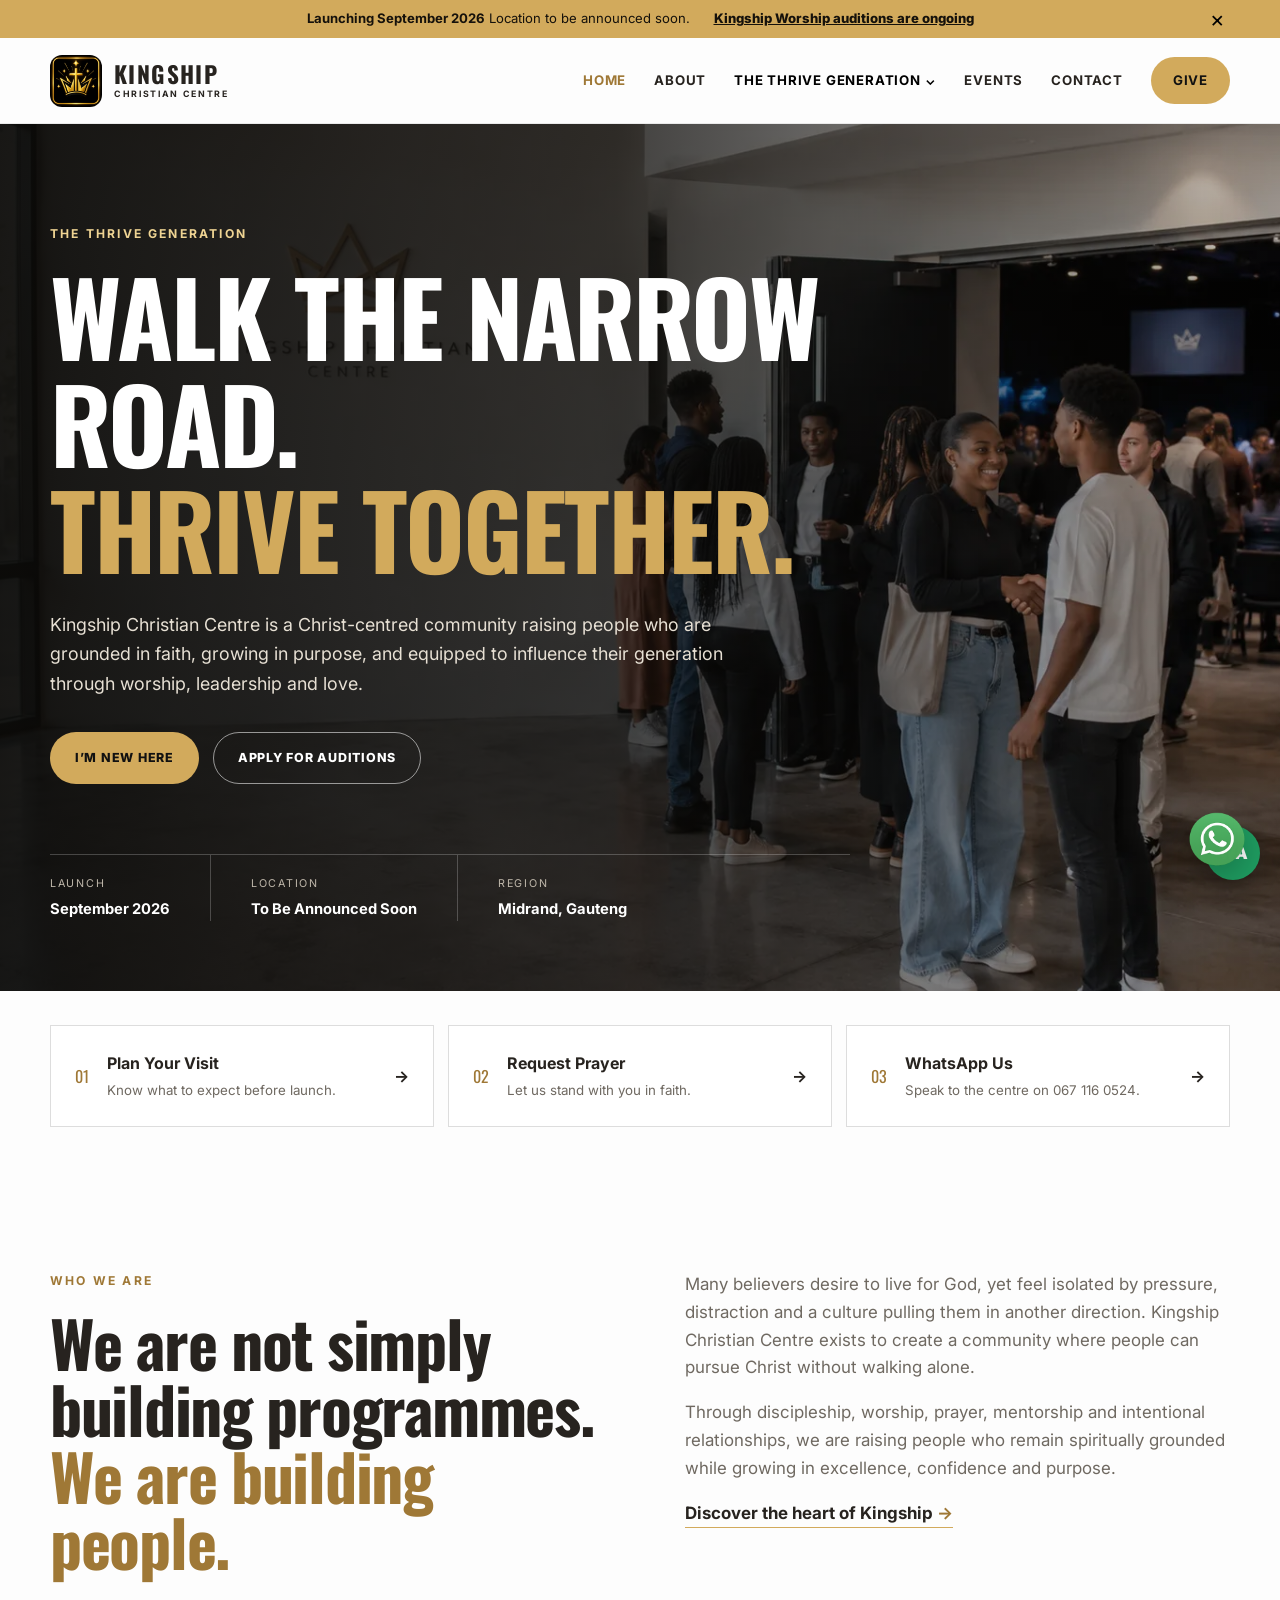
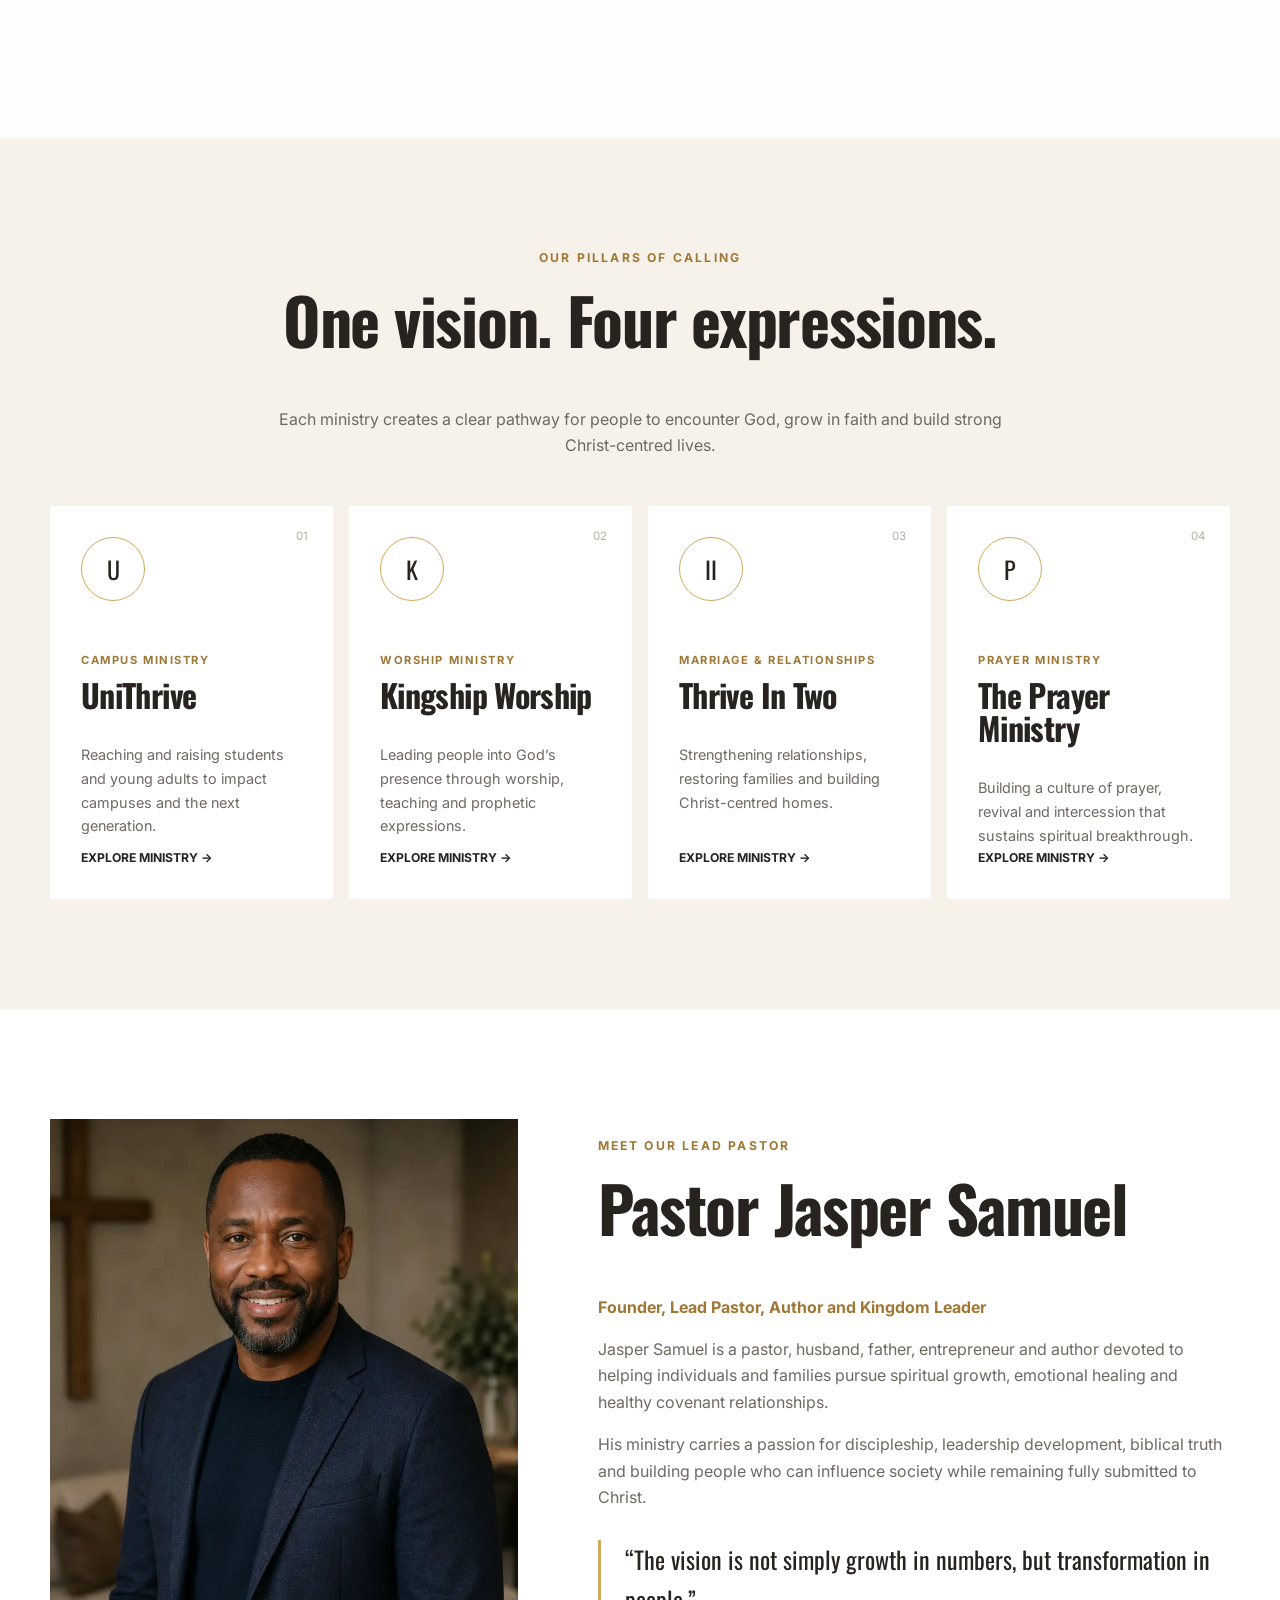
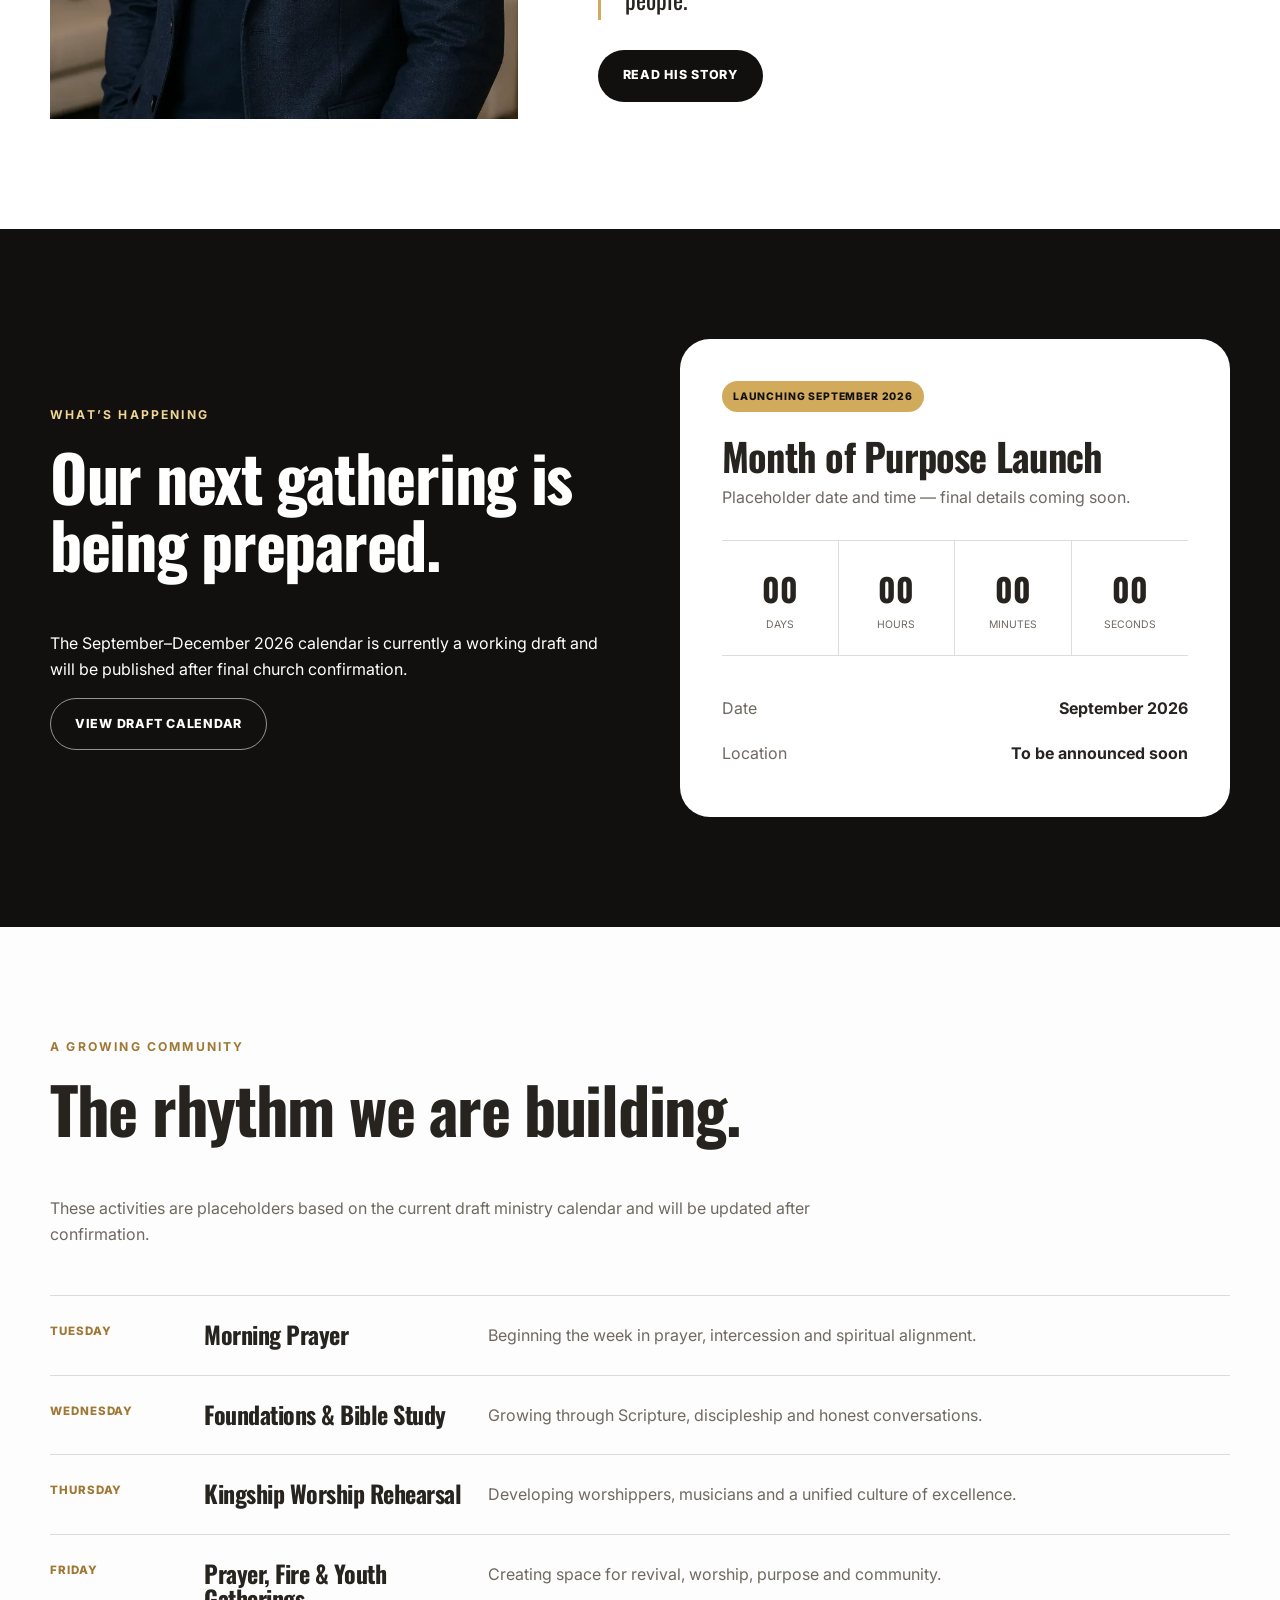
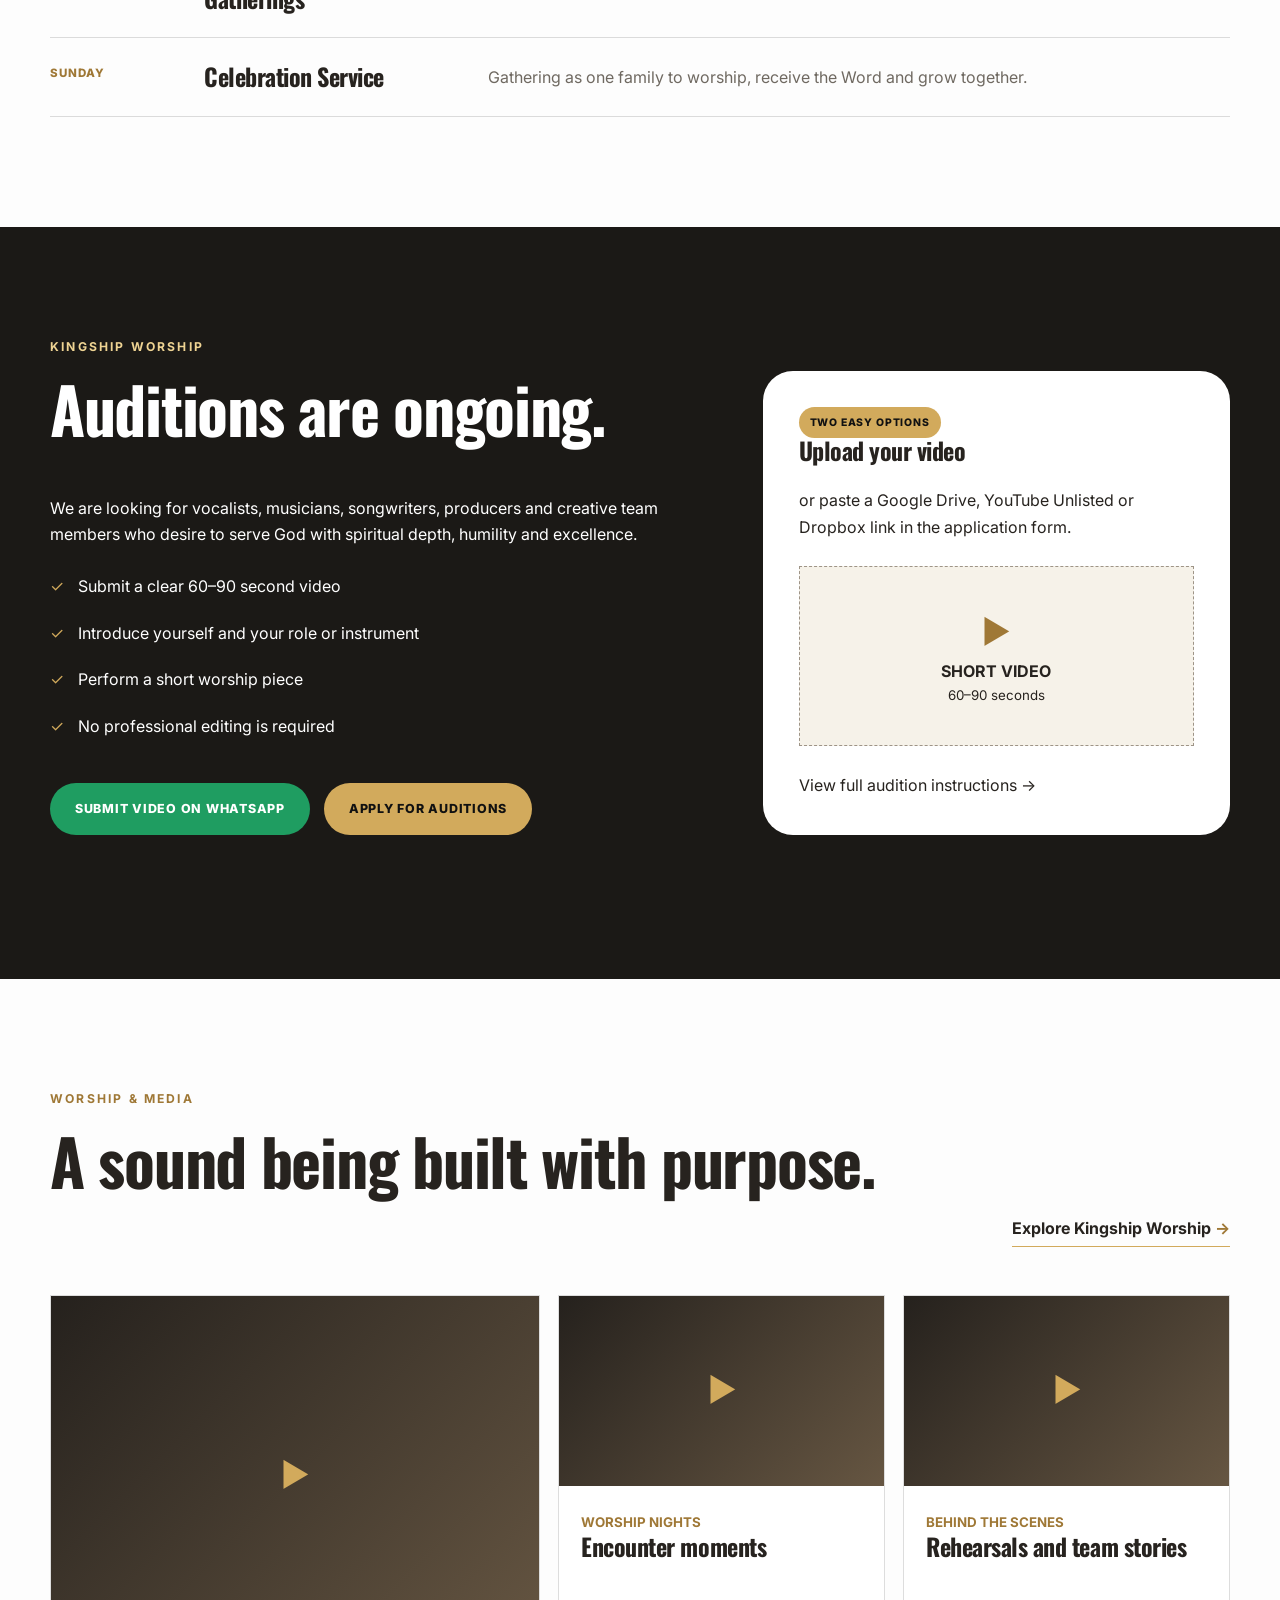
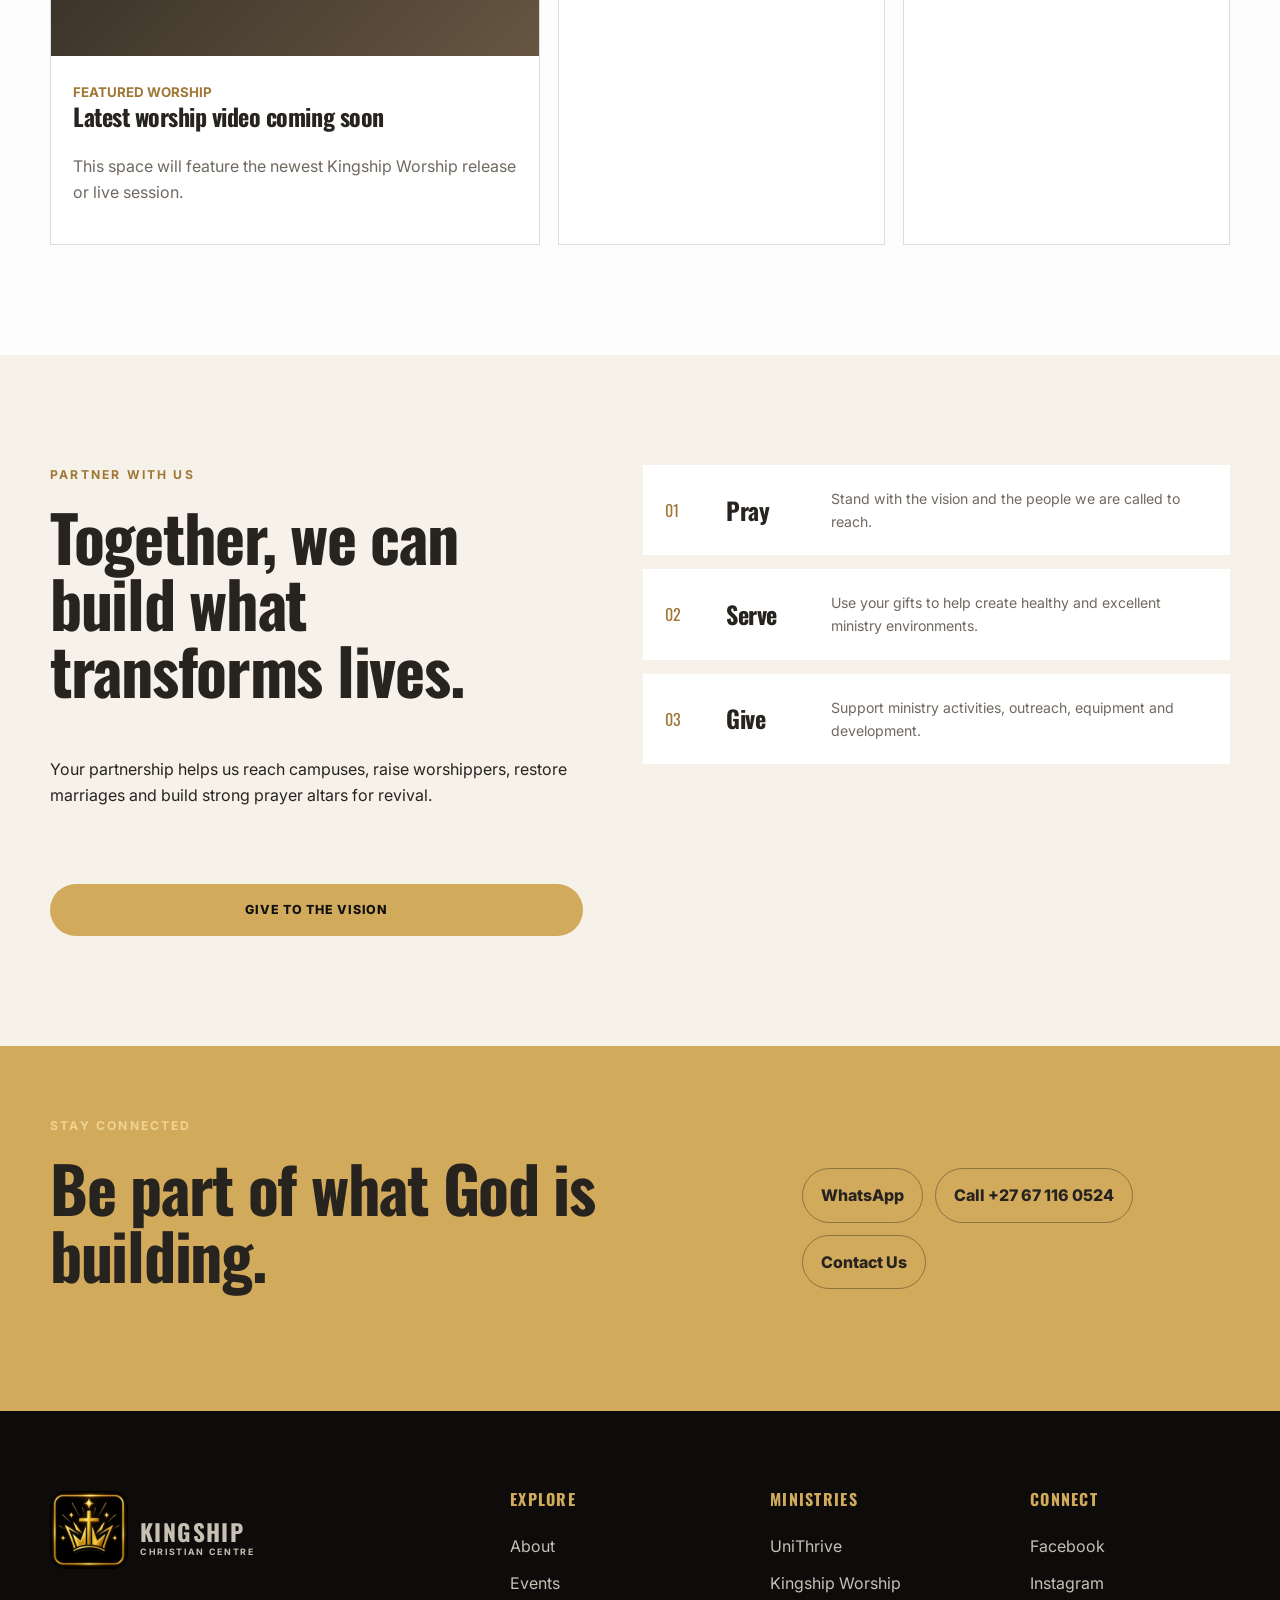
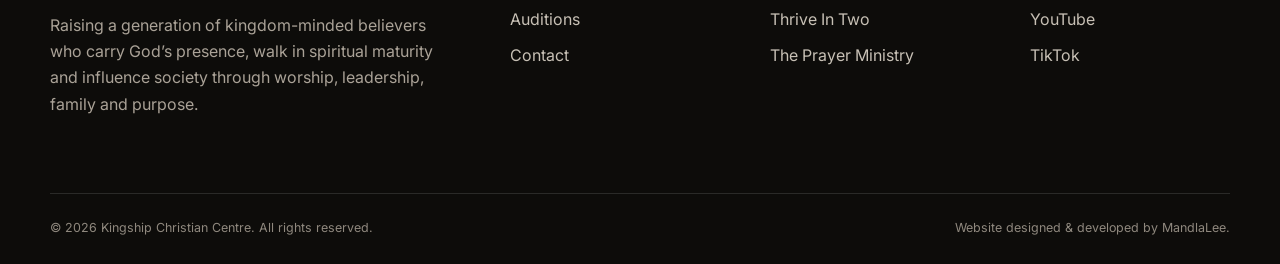
<file: index.html>
<!DOCTYPE html>

<html lang="en-ZA">
<head>
<meta charset="utf-8"/>
<meta content="width=device-width, initial-scale=1, viewport-fit=cover" name="viewport"/>
<meta content="Kingship Christian Centre is raising a generation grounded in Christ, worship, purpose and community. Launching September 2026 in Midrand." name="description"/>
<meta content="#111111" name="theme-color"/>
<meta content="Kingship Christian Centre | The Thrive Generation" property="og:title"/>
<meta content="A Christ-centred community launching September 2026. Location to be announced soon." property="og:description"/>
<meta content="website" property="og:type"/>
<meta content="https://kingshipcentre.co.za/" property="og:url"/>
<title>Kingship Christian Centre | The Thrive Generation</title>
<link href="https://fonts.googleapis.com" rel="preconnect"/>
<link crossorigin="" href="https://fonts.gstatic.com" rel="preconnect"/>
<link href="https://fonts.googleapis.com/css2?family=Inter:wght@400;500;600;700&amp;family=Oswald:wght@500;600;700&amp;display=swap" rel="stylesheet"/>
<link href="assets/css/variables.css" rel="stylesheet"/>
<link href="assets/css/base.css" rel="stylesheet"/>
<link href="assets/css/layout.css" rel="stylesheet"/>
<link href="assets/css/components.css" rel="stylesheet"/>
<link href="assets/css/responsive.css" rel="stylesheet"/>
<link href="assets/css/site-assets.css" rel="stylesheet"/><link href="favicons/apple-touch-icon.png" rel="apple-touch-icon" sizes="180x180"/><link href="favicons/favicon-32x32.png" rel="icon" sizes="32x32" type="image/png"/><link href="favicons/favicon-16x16.png" rel="icon" sizes="16x16" type="image/png"/><link href="favicons/favicon.ico" rel="shortcut icon" type="image/x-icon"/><link href="site.webmanifest" rel="manifest"/></head>
<body>
<a class="skip-link" href="#main-content">Skip to main content</a>
<div class="announcement-bar" data-announcement="">
<div class="container announcement-inner">
<p><strong>Launching September 2026</strong> <span>Location to be announced soon.</span></p>
<a href="#auditions">Kingship Worship auditions are ongoing</a>
<button aria-label="Close announcement" class="announcement-close" data-announcement-close="" type="button">×</button>
</div>
</div>
<header class="site-header" data-header="">
<div class="container header-inner">
<a aria-label="Kingship Christian Centre home" class="brand" href="index.html">
<img alt="Kingship Christian Centre logo" class="site-logo" sizes="52px" src="assets/images/branding/kingship-header-logo.webp" srcset="assets/images/branding/kingship-header-logo.webp 800w, assets/images/branding/kingship-header-logo-1200.webp 1200w"/>
<span class="brand-copy">
<strong>KINGSHIP</strong>
<small>CHRISTIAN CENTRE</small>
</span>
</a>
<button aria-controls="primary-navigation" aria-expanded="false" class="nav-toggle" data-nav-toggle="" type="button">
<span></span><span></span><span></span>
<span class="sr-only">Open navigation</span>
</button>
<nav aria-label="Primary navigation" class="primary-nav" data-nav="" id="primary-navigation">
<a class="active" href="index.html">Home</a>
<a href="about.html">About</a>
<div class="nav-dropdown" data-dropdown="">
<button aria-expanded="false" data-dropdown-toggle="" type="button">
            The Thrive Generation <span aria-hidden="true">⌄</span>
</button>
<div class="dropdown-menu">
<a href="unithrive.html"><strong>UniThrive</strong><span>Campus ministry</span></a>
<a href="prayer-ministry.html"><strong>The Prayer Ministry</strong><span>Prayer, revival and intercession</span></a>
<a href="thrive-in-two.html"><strong>Thrive In Two</strong><span>Marriage and relationships</span></a>
<a href="kingship-worship.html"><strong>Kingship Worship</strong><span>Worship and creative ministry</span></a>
</div>
</div>
<a href="events.html">Events</a>
<a href="contact.html">Contact</a>
<a class="give-link" href="give.html">Give</a>
</nav>
</div>
</header>
<main id="main-content">
<section class="hero">
<div aria-hidden="true" class="hero-media"></div>
<div aria-hidden="true" class="hero-overlay"></div>
<div class="container hero-content">
<p class="eyebrow light">The Thrive Generation</p>
<h1>Walk the narrow road.<br/><span>Thrive together.</span></h1>
<p class="hero-lead">Kingship Christian Centre is a Christ-centred community raising people who are grounded in faith, growing in purpose, and equipped to influence their generation through worship, leadership and love.</p>
<div class="hero-actions">
<a class="btn btn-gold" href="new-here.html">I’m New Here</a>
<a class="btn btn-ghost" href="#auditions">Apply for Auditions</a>
</div>
<div aria-label="Church launch information" class="hero-meta">
<div><span>Launch</span><strong>September 2026</strong></div>
<div><span>Location</span><strong>To Be Announced Soon</strong></div>
<div><span>Region</span><strong>Midrand, Gauteng</strong></div>
</div>
</div>
</section>
<section aria-label="Quick actions" class="quick-actions section-tight">
<div class="container quick-grid">
<a class="quick-card" href="plan-your-visit.html"><span>01</span><div><strong>Plan Your Visit</strong><small>Know what to expect before launch.</small></div><b>→</b></a>
<a class="quick-card" href="prayer-request.html"><span>02</span><div><strong>Request Prayer</strong><small>Let us stand with you in faith.</small></div><b>→</b></a>
<a class="quick-card" href="https://wa.me/27671160524" rel="noopener" target="_blank"><span>03</span><div><strong>WhatsApp Us</strong><small>Speak to the centre on 067 116 0524.</small></div><b>→</b></a>
</div>
</section>
<section class="section intro-section">
<div class="container split-grid">
<div>
<p class="eyebrow">Who We Are</p>
<h2>We are not simply building programmes. <span>We are building people.</span></h2>
</div>
<div class="rich-copy">
<p>Many believers desire to live for God, yet feel isolated by pressure, distraction and a culture pulling them in another direction. Kingship Christian Centre exists to create a community where people can pursue Christ without walking alone.</p>
<p>Through discipleship, worship, prayer, mentorship and intentional relationships, we are raising people who remain spiritually grounded while growing in excellence, confidence and purpose.</p>
<a class="text-link" href="about.html">Discover the heart of Kingship <span>→</span></a>
</div>
</div>
</section>
<section class="section pillars-section" id="ministries">
<div class="container">
<div class="section-heading centered">
<p class="eyebrow">Our Pillars of Calling</p>
<h2>One vision. Four expressions.</h2>
<p>Each ministry creates a clear pathway for people to encounter God, grow in faith and build strong Christ-centred lives.</p>
</div>
<div class="pillar-grid">
<a class="pillar-card" href="unithrive.html">
<span class="pillar-number">01</span><div class="pillar-icon">U</div>
<p>Campus Ministry</p><h3>UniThrive</h3>
<span class="pillar-description">Reaching and raising students and young adults to impact campuses and the next generation.</span>
<b>Explore ministry →</b>
</a>
<a class="pillar-card" href="kingship-worship.html">
<span class="pillar-number">02</span><div class="pillar-icon">K</div>
<p>Worship Ministry</p><h3>Kingship Worship</h3>
<span class="pillar-description">Leading people into God’s presence through worship, teaching and prophetic expressions.</span>
<b>Explore ministry →</b>
</a>
<a class="pillar-card" href="thrive-in-two.html">
<span class="pillar-number">03</span><div class="pillar-icon">II</div>
<p>Marriage &amp; Relationships</p><h3>Thrive In Two</h3>
<span class="pillar-description">Strengthening relationships, restoring families and building Christ-centred homes.</span>
<b>Explore ministry →</b>
</a>
<a class="pillar-card" href="prayer-ministry.html">
<span class="pillar-number">04</span><div class="pillar-icon">P</div>
<p>Prayer Ministry</p><h3>The Prayer Ministry</h3>
<span class="pillar-description">Building a culture of prayer, revival and intercession that sustains spiritual breakthrough.</span>
<b>Explore ministry →</b>
</a>
</div>
</div>
</section>
<section class="section pastor-section">
<div class="container pastor-grid">
<div class="pastor-image">
<img alt="Pastor Jasper Samuel" decoding="async" loading="lazy" src="assets/images/leadership/jasper-samuel-feature.webp"/>
</div>
<div class="pastor-copy">
<p class="eyebrow">Meet Our Lead Pastor</p>
<h2>Pastor Jasper Samuel</h2>
<p class="role">Founder, Lead Pastor, Author and Kingdom Leader</p>
<p>Jasper Samuel is a pastor, husband, father, entrepreneur and author devoted to helping individuals and families pursue spiritual growth, emotional healing and healthy covenant relationships.</p>
<p>His ministry carries a passion for discipleship, leadership development, biblical truth and building people who can influence society while remaining fully submitted to Christ.</p>
<blockquote>“The vision is not simply growth in numbers, but transformation in people.”</blockquote>
<a class="btn btn-dark" href="about.html#jasper-samuel">Read His Story</a>
</div>
</div>
</section>
<section class="section event-section">
<div class="container event-shell">
<div class="event-intro">
<p class="eyebrow light">What’s Happening</p>
<h2>Our next gathering is being prepared.</h2>
<p>The September–December 2026 calendar is currently a working draft and will be published after final church confirmation.</p>
<a class="btn btn-ghost" href="events.html">View Draft Calendar</a>
</div>
<div class="countdown-card" data-countdown="" data-target="2026-09-01T18:00:00+02:00">
<span class="status-pill">Launching September 2026</span>
<h3>Month of Purpose Launch</h3>
<p>Placeholder date and time — final details coming soon.</p>
<div aria-label="Countdown to launch" class="countdown-grid">
<div><strong data-days="">00</strong><span>Days</span></div>
<div><strong data-hours="">00</strong><span>Hours</span></div>
<div><strong data-minutes="">00</strong><span>Minutes</span></div>
<div><strong data-seconds="">00</strong><span>Seconds</span></div>
</div>
<dl class="event-details">
<div><dt>Date</dt><dd>September 2026</dd></div>
<div><dt>Location</dt><dd>To be announced soon</dd></div>
</dl>
</div>
</div>
</section>
<section class="section rhythm-section">
<div class="container">
<div class="section-heading">
<p class="eyebrow">A Growing Community</p>
<h2>The rhythm we are building.</h2>
<p>These activities are placeholders based on the current draft ministry calendar and will be updated after confirmation.</p>
</div>
<div class="rhythm-list">
<article><span>Tuesday</span><h3>Morning Prayer</h3><p>Beginning the week in prayer, intercession and spiritual alignment.</p></article>
<article><span>Wednesday</span><h3>Foundations &amp; Bible Study</h3><p>Growing through Scripture, discipleship and honest conversations.</p></article>
<article><span>Thursday</span><h3>Kingship Worship Rehearsal</h3><p>Developing worshippers, musicians and a unified culture of excellence.</p></article>
<article><span>Friday</span><h3>Prayer, Fire &amp; Youth Gatherings</h3><p>Creating space for revival, worship, purpose and community.</p></article>
<article><span>Sunday</span><h3>Celebration Service</h3><p>Gathering as one family to worship, receive the Word and grow together.</p></article>
</div>
</div>
</section>
<section class="section auditions-section" id="auditions">
<div class="container auditions-grid">
<div>
<p class="eyebrow light">Kingship Worship</p>
<h2>Auditions are ongoing.</h2>
<p>We are looking for vocalists, musicians, songwriters, producers and creative team members who desire to serve God with spiritual depth, humility and excellence.</p>
<ul class="check-list">
<li>Submit a clear 60–90 second video</li>
<li>Introduce yourself and your role or instrument</li>
<li>Perform a short worship piece</li>
<li>No professional editing is required</li>
</ul>
<div class="audition-actions">
<a class="btn btn-whatsapp" href="https://wa.me/27671160524?text=Hello%20Kingship%20Christian%20Centre%2C%20I%20would%20like%20to%20submit%20my%20Kingship%20Worship%20audition%20video." rel="noopener" target="_blank">Submit Video on WhatsApp</a>
<a class="btn btn-gold" href="auditions.html">Apply for Auditions</a>
</div>
</div>
<div class="audition-card">
<span class="mini-label">Two easy options</span>
<h3>Upload your video</h3>
<p>or paste a Google Drive, YouTube Unlisted or Dropbox link in the application form.</p>
<div class="upload-visual"><span>▶</span><strong>SHORT VIDEO</strong><small>60–90 seconds</small></div>
<a href="auditions.html">View full audition instructions →</a>
</div>
</div>
</section>
<section class="section worship-media">
<div class="container">
<div class="section-heading split-heading">
<div><p class="eyebrow">Worship &amp; Media</p><h2>A sound being built with purpose.</h2></div>
<a class="text-link" href="kingship-worship.html">Explore Kingship Worship <span>→</span></a>
</div>
<div class="video-grid">
<article class="video-card featured"><div class="video-placeholder"><span>▶</span></div><div><small>Featured Worship</small><h3>Latest worship video coming soon</h3><p>This space will feature the newest Kingship Worship release or live session.</p></div></article>
<article class="video-card"><div class="video-placeholder"><span>▶</span></div><div><small>Worship Nights</small><h3>Encounter moments</h3></div></article>
<article class="video-card"><div class="video-placeholder"><span>▶</span></div><div><small>Behind The Scenes</small><h3>Rehearsals and team stories</h3></div></article>
</div>
</div>
</section>
<section class="section partner-section">
<div class="container partner-grid">
<div>
<p class="eyebrow">Partner With Us</p>
<h2>Together, we can build what transforms lives.</h2>
<p>Your partnership helps us reach campuses, raise worshippers, restore marriages and build strong prayer altars for revival.</p>
</div>
<div class="partner-options">
<article><span>01</span><h3>Pray</h3><p>Stand with the vision and the people we are called to reach.</p></article>
<article><span>02</span><h3>Serve</h3><p>Use your gifts to help create healthy and excellent ministry environments.</p></article>
<article><span>03</span><h3>Give</h3><p>Support ministry activities, outreach, equipment and development.</p></article>
</div>
<a class="btn btn-gold" href="give.html">Give to the Vision</a>
</div>
</section>
<section class="section contact-strip">
<div class="container contact-strip-inner">
<div><p class="eyebrow light">Stay Connected</p><h2>Be part of what God is building.</h2></div>
<div class="contact-actions">
<a href="https://wa.me/27671160524" rel="noopener" target="_blank">WhatsApp</a>
<a href="tel:+27671160524">Call +27 67 116 0524</a>
<a href="contact.html">Contact Us</a>
</div>
</div>
</section>
</main>
<footer class="site-footer">
<div class="container footer-grid">
<div class="footer-brand">
<a class="brand brand-light" href="index.html"><img alt="Kingship Christian Centre" class="footer-supplied-logo" sizes="78px" src="assets/images/branding/kingship-footer-logo.webp" srcset="assets/images/branding/kingship-footer-logo.webp 800w, assets/images/branding/kingship-footer-logo-1200.webp 1200w"/><span class="brand-copy"><strong>KINGSHIP</strong><small>CHRISTIAN CENTRE</small></span></a>
<p>Raising a generation of kingdom-minded believers who carry God’s presence, walk in spiritual maturity and influence society through worship, leadership, family and purpose.</p>
</div>
<div><h3>Explore</h3><a href="about.html">About</a><a href="events.html">Events</a><a href="auditions.html">Auditions</a><a href="contact.html">Contact</a></div>
<div><h3>Ministries</h3><a href="unithrive.html">UniThrive</a><a href="kingship-worship.html">Kingship Worship</a><a href="thrive-in-two.html">Thrive In Two</a><a href="prayer-ministry.html">The Prayer Ministry</a></div>
<div><h3>Connect</h3><a href="https://facebook.com/KingshipChristianCentre" rel="noopener" target="_blank">Facebook</a><a href="https://www.instagram.com/kingshipchristiancentre/" rel="noopener" target="_blank">Instagram</a><a href="https://www.youtube.com/@KingshipChristianCentre" rel="noopener" target="_blank">YouTube</a><a href="https://www.tiktok.com/@kingshipcentre" rel="noopener" target="_blank">TikTok</a></div>
</div>
<div class="container footer-bottom"><p>© <span data-year="">2026</span> Kingship Christian Centre. All rights reserved.</p><p>Website designed &amp; developed by <a href="https://mandlalee.co.za" rel="noopener" target="_blank">MandlaLee</a>.</p></div>
</footer>
<a aria-label="Chat to Kingship Christian Centre on WhatsApp" class="floating-whatsapp" href="https://wa.me/27671160524" rel="noopener" target="_blank">WA</a>
<script defer="" src="assets/js/navigation.js"></script>
<script defer="" src="assets/js/main.js"></script>
<script defer="" src="assets/js/homepage.js"></script>
<a aria-label="Chat with Kingship Christian Centre on WhatsApp" class="whatsapp-float" href="https://wa.me/27671160524" rel="noopener noreferrer" target="_blank" title="Chat with us on WhatsApp"><img alt="" aria-hidden="true" src="assets/images/branding/whatsapp-button.png"/></a></body>
</html>
</file>
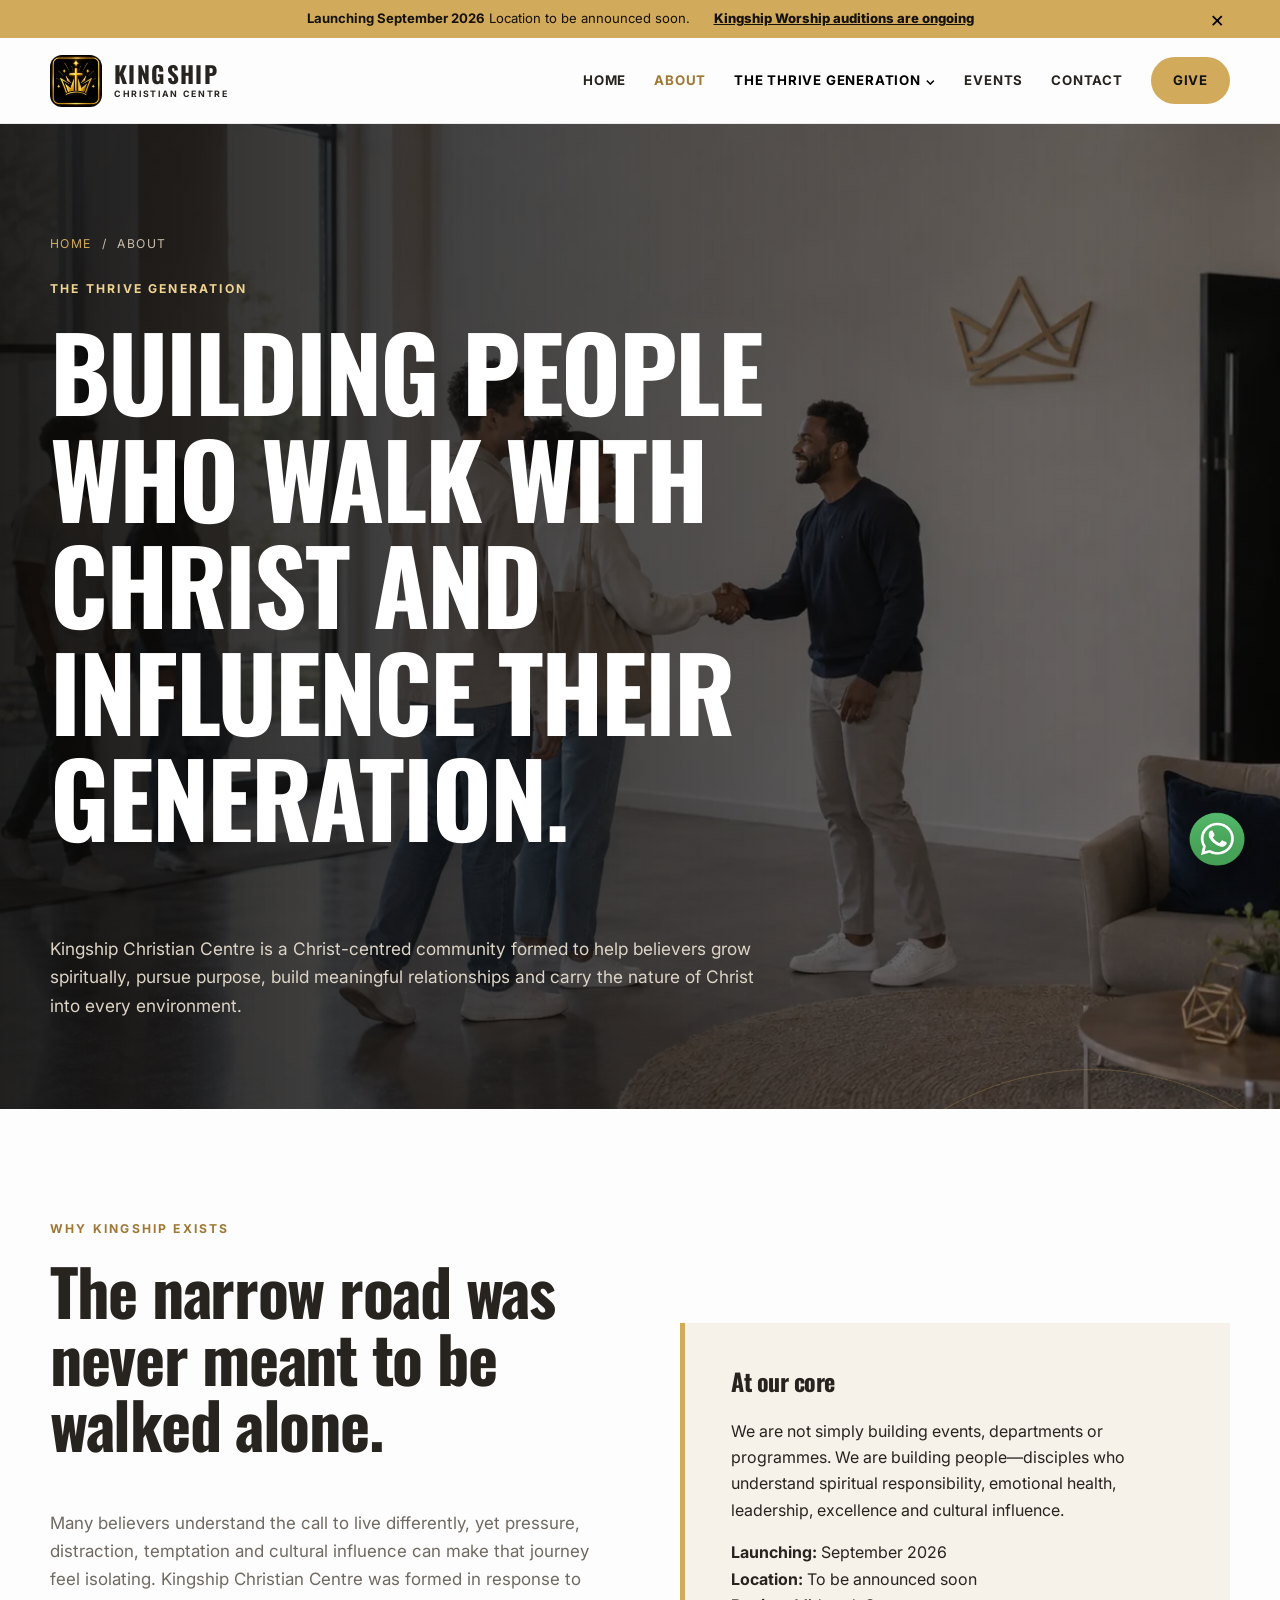
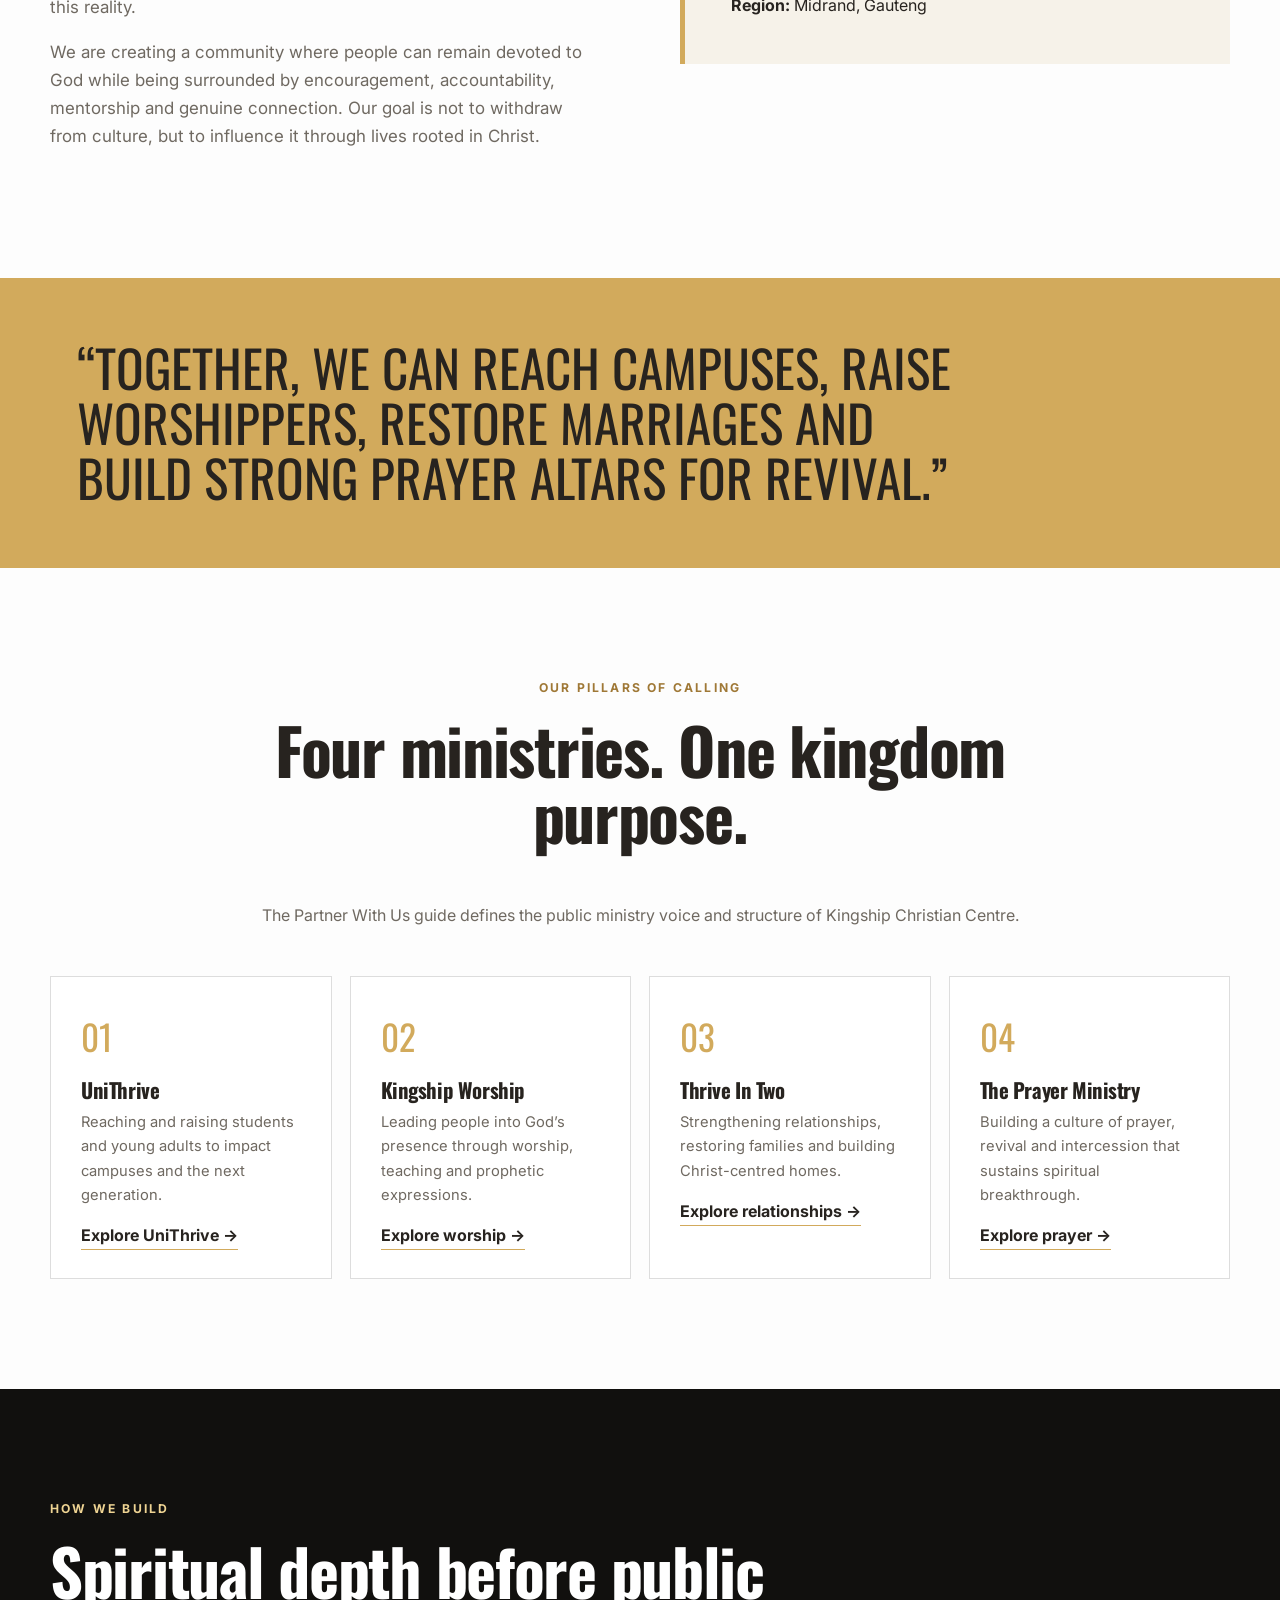
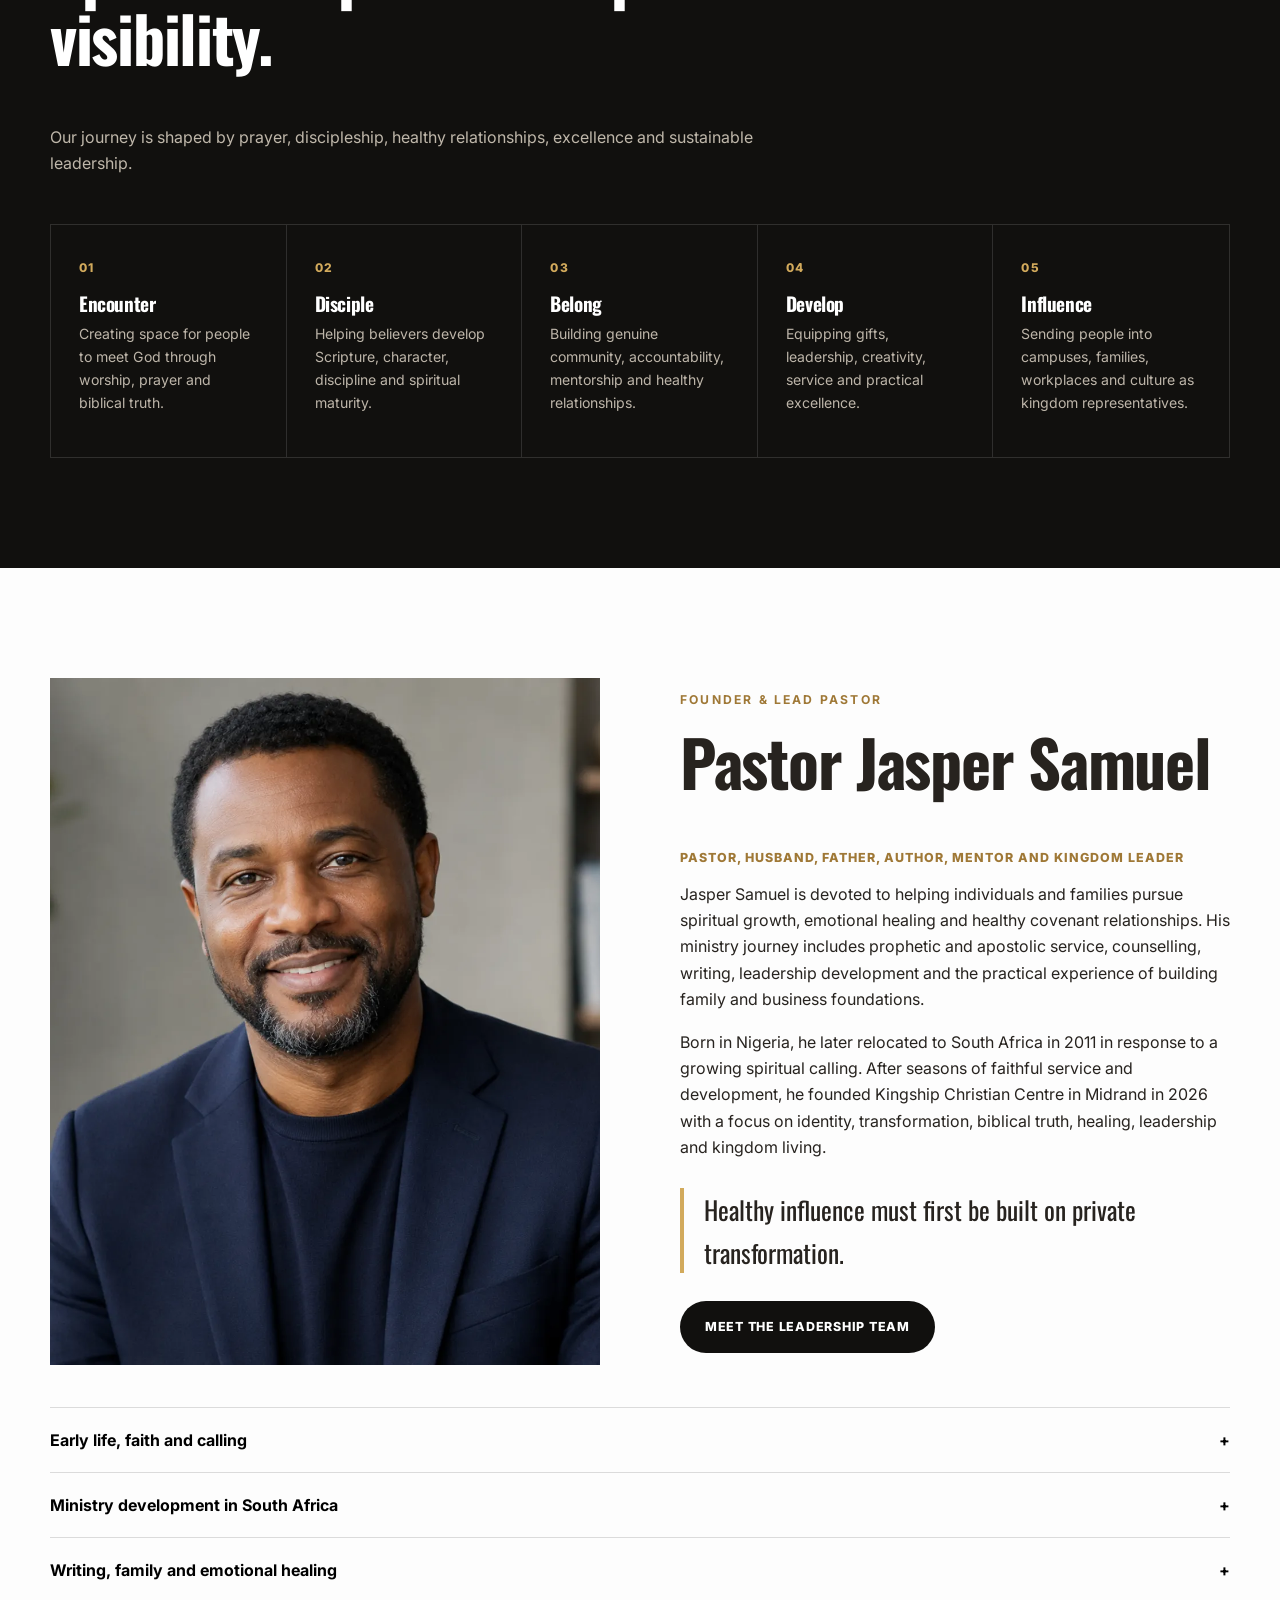
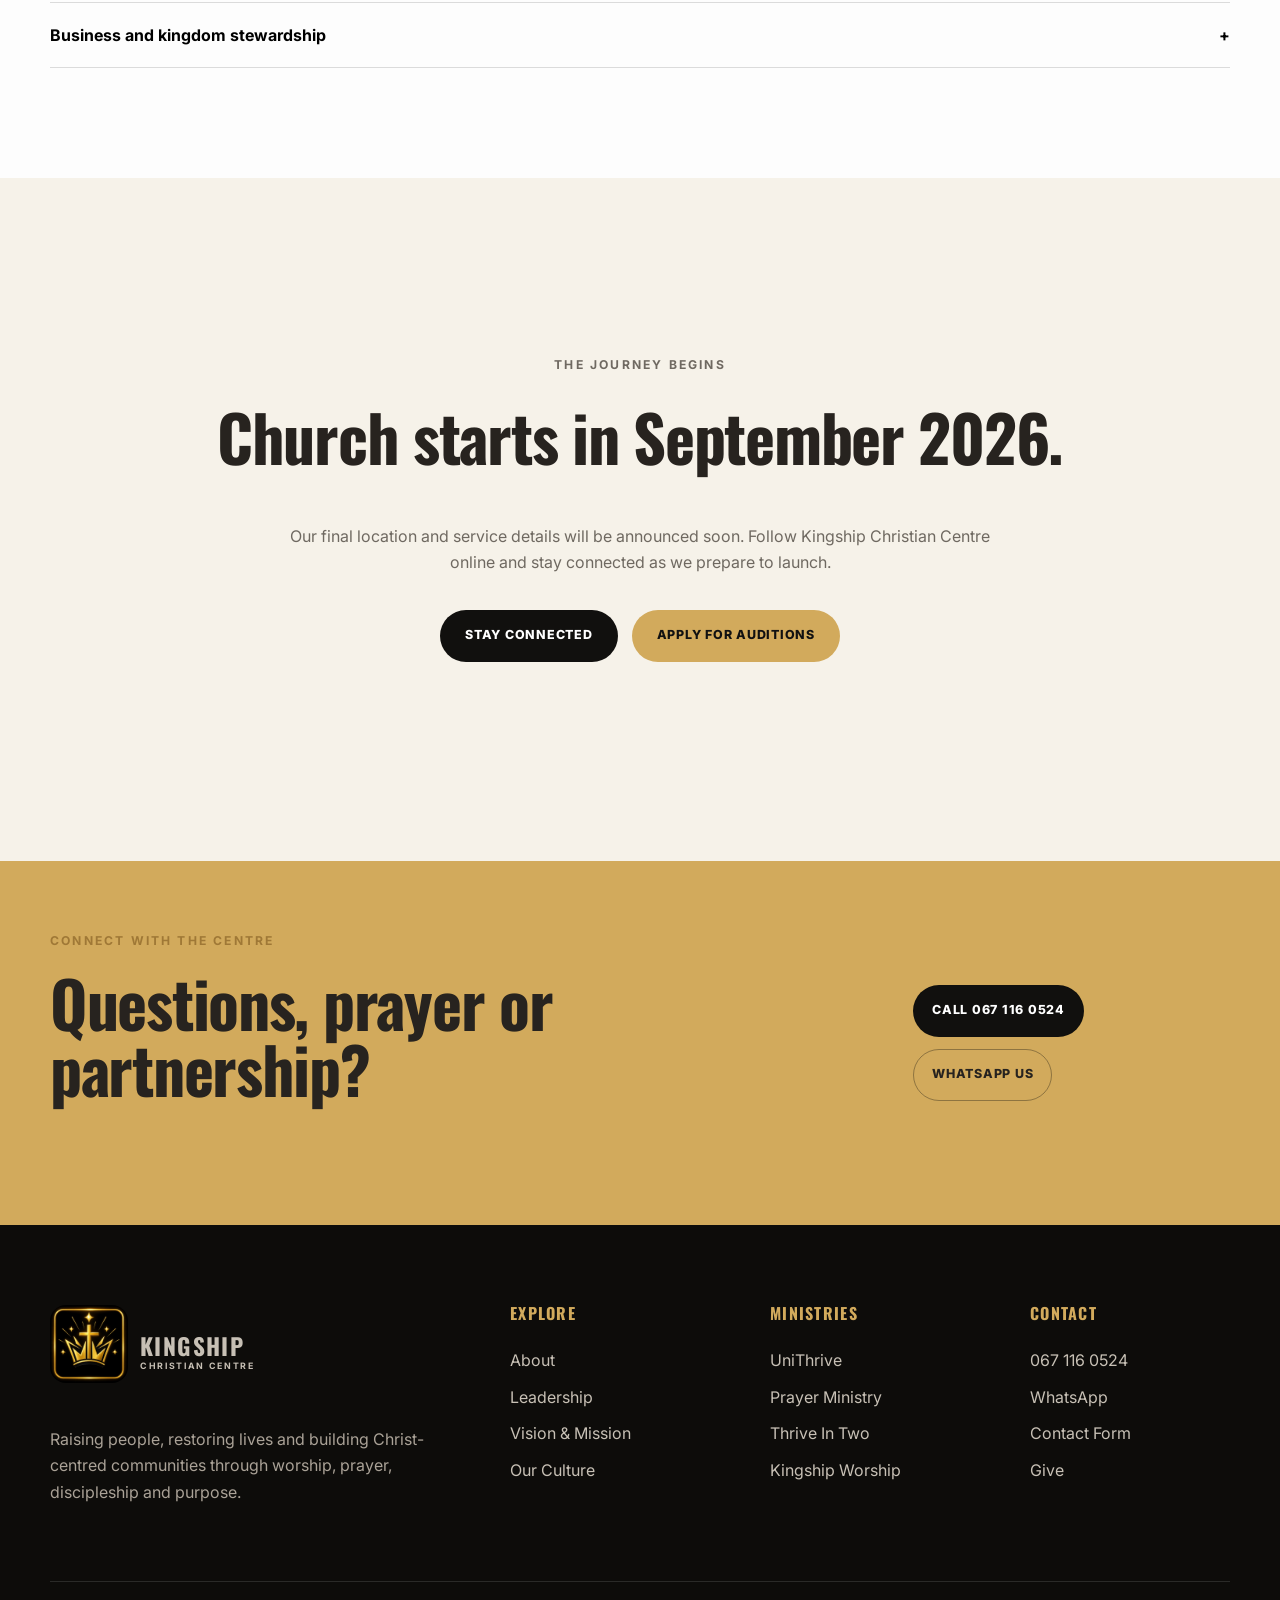
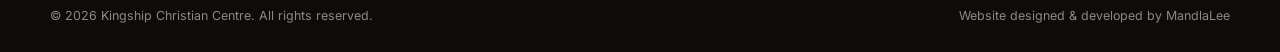
<file: about.html>
<!DOCTYPE html>
<html lang="en-ZA"><head><meta charset="utf-8"/><meta content="width=device-width,initial-scale=1,viewport-fit=cover" name="viewport"/><meta content="#111111" name="theme-color"/><link href="https://fonts.googleapis.com" rel="preconnect"/><link crossorigin="" href="https://fonts.gstatic.com" rel="preconnect"/><link href="https://fonts.googleapis.com/css2?family=Inter:wght@400;500;600;700&amp;family=Oswald:wght@500;600;700&amp;display=swap" rel="stylesheet"/><link href="assets/css/variables.css" rel="stylesheet"/><link href="assets/css/base.css" rel="stylesheet"/><link href="assets/css/layout.css" rel="stylesheet"/><link href="assets/css/components.css" rel="stylesheet"/><link href="assets/css/responsive.css" rel="stylesheet"/><link href="assets/css/about-pages.css" rel="stylesheet"/><meta content="Discover the story, heart and people behind Kingship Christian Centre and The Thrive Generation." name="description"/><title>About Kingship Christian Centre</title><link href="assets/css/site-assets.css" rel="stylesheet"/><link href="favicons/apple-touch-icon.png" rel="apple-touch-icon" sizes="180x180"/><link href="favicons/favicon-32x32.png" rel="icon" sizes="32x32" type="image/png"/><link href="favicons/favicon-16x16.png" rel="icon" sizes="16x16" type="image/png"/><link href="favicons/favicon.ico" rel="shortcut icon" type="image/x-icon"/><link href="site.webmanifest" rel="manifest"/></head><body> <a class="skip-link" href="#main-content">Skip to main content</a>
<div class="announcement-bar" data-announcement=""><div class="container announcement-inner"><p><strong>Launching September 2026</strong> <span>Location to be announced soon.</span></p><a href="auditions.html">Kingship Worship auditions are ongoing</a><button aria-label="Close announcement" class="announcement-close" data-announcement-close="" type="button">×</button></div></div>
<header class="site-header" data-header=""><div class="container header-inner"><a aria-label="Kingship Christian Centre home" class="brand" href="index.html"><img alt="Kingship Christian Centre logo" class="site-logo" sizes="52px" src="assets/images/branding/kingship-header-logo.webp" srcset="assets/images/branding/kingship-header-logo.webp 800w, assets/images/branding/kingship-header-logo-1200.webp 1200w"/><span class="brand-copy"><strong>KINGSHIP</strong><small>CHRISTIAN CENTRE</small></span></a><button aria-controls="primary-navigation" aria-expanded="false" class="nav-toggle" data-nav-toggle="" type="button"><span></span><span></span><span></span><span class="sr-only">Open navigation</span></button><nav aria-label="Primary navigation" class="primary-nav" data-nav="" id="primary-navigation"><a href="index.html">Home</a><a class="active" href="about.html">About</a><div class="nav-dropdown" data-dropdown=""><button aria-expanded="false" data-dropdown-toggle="" type="button">The Thrive Generation <span aria-hidden="true">⌄</span></button><div class="dropdown-menu"><a href="unithrive.html"><strong>UniThrive</strong><span>Campus ministry</span></a><a href="prayer-ministry.html"><strong>The Prayer Ministry</strong><span>Prayer, revival and intercession</span></a><a href="thrive-in-two.html"><strong>Thrive In Two</strong><span>Marriage and relationships</span></a><a href="kingship-worship.html"><strong>Kingship Worship</strong><span>Worship and creative ministry</span></a></div></div><a href="events.html">Events</a><a href="contact.html">Contact</a><a class="give-link" href="give.html">Give</a></nav></div></header>
<main id="main-content"><section class="page-hero"><div class="container"><div class="breadcrumb"><a href="index.html">Home</a><span>/</span><span>About</span></div><p class="eyebrow light">The Thrive Generation</p><h1>Building people who walk with Christ and influence their generation.</h1><p>Kingship Christian Centre is a Christ-centred community formed to help believers grow spiritually, pursue purpose, build meaningful relationships and carry the nature of Christ into every environment.</p></div></section>
<section class="section"><div class="container story-grid"><div><p class="eyebrow">Why Kingship Exists</p><h2>The narrow road was never meant to be walked alone.</h2><div class="rich-copy"><p>Many believers understand the call to live differently, yet pressure, distraction, temptation and cultural influence can make that journey feel isolating. Kingship Christian Centre was formed in response to this reality.</p><p>We are creating a community where people can remain devoted to God while being surrounded by encouragement, accountability, mentorship and genuine connection. Our goal is not to withdraw from culture, but to influence it through lives rooted in Christ.</p></div></div><aside class="story-panel"><h3>At our core</h3><p>We are not simply building events, departments or programmes. We are building people—disciples who understand spiritual responsibility, emotional health, leadership, excellence and cultural influence.</p><p><strong>Launching:</strong> September 2026<br/><strong>Location:</strong> To be announced soon<br/><strong>Region:</strong> Midrand, Gauteng</p></aside></div></section>
<section class="quote-band"><div class="container"><blockquote>“Together, we can reach campuses, raise worshippers, restore marriages and build strong prayer altars for revival.”</blockquote></div></section>
<section class="section"><div class="container"><div class="section-heading centered"><p class="eyebrow">Our Pillars of Calling</p><h2>Four ministries. One kingdom purpose.</h2><p>The Partner With Us guide defines the public ministry voice and structure of Kingship Christian Centre.</p></div><div class="value-grid"><article class="value-card"><span>01</span><h3>UniThrive</h3><p>Reaching and raising students and young adults to impact campuses and the next generation.</p><a class="text-link" href="unithrive.html">Explore UniThrive →</a></article><article class="value-card"><span>02</span><h3>Kingship Worship</h3><p>Leading people into God’s presence through worship, teaching and prophetic expressions.</p><a class="text-link" href="kingship-worship.html">Explore worship →</a></article><article class="value-card"><span>03</span><h3>Thrive In Two</h3><p>Strengthening relationships, restoring families and building Christ-centred homes.</p><a class="text-link" href="thrive-in-two.html">Explore relationships →</a></article><article class="value-card"><span>04</span><h3>The Prayer Ministry</h3><p>Building a culture of prayer, revival and intercession that sustains spiritual breakthrough.</p><a class="text-link" href="prayer-ministry.html">Explore prayer →</a></article></div></div></section>
<section class="section dark-section"><div class="container"><div class="section-heading"><p class="eyebrow light">How We Build</p><h2>Spiritual depth before public visibility.</h2><p>Our journey is shaped by prayer, discipleship, healthy relationships, excellence and sustainable leadership.</p></div><div class="pathway"><article><span>01</span><h3>Encounter</h3><p>Creating space for people to meet God through worship, prayer and biblical truth.</p></article><article><span>02</span><h3>Disciple</h3><p>Helping believers develop Scripture, character, discipline and spiritual maturity.</p></article><article><span>03</span><h3>Belong</h3><p>Building genuine community, accountability, mentorship and healthy relationships.</p></article><article><span>04</span><h3>Develop</h3><p>Equipping gifts, leadership, creativity, service and practical excellence.</p></article><article><span>05</span><h3>Influence</h3><p>Sending people into campuses, families, workplaces and culture as kingdom representatives.</p></article></div></div></section>
<section class="section" id="jasper-samuel"><div class="container leader-feature"><div class="leader-photo"><img alt="Portrait of Pastor Jasper Samuel" src="assets/images/leadership/jasper-samuel.webp"/></div><div class="leader-copy"><p class="eyebrow">Founder &amp; Lead Pastor</p><h2>Pastor Jasper Samuel</h2><p class="role">Pastor, husband, father, author, mentor and kingdom leader</p><p>Jasper Samuel is devoted to helping individuals and families pursue spiritual growth, emotional healing and healthy covenant relationships. His ministry journey includes prophetic and apostolic service, counselling, writing, leadership development and the practical experience of building family and business foundations.</p><p>Born in Nigeria, he later relocated to South Africa in 2011 in response to a growing spiritual calling. After seasons of faithful service and development, he founded Kingship Christian Centre in Midrand in 2026 with a focus on identity, transformation, biblical truth, healing, leadership and kingdom living.</p><blockquote>Healthy influence must first be built on private transformation.</blockquote><a class="btn btn-dark" href="leadership.html">Meet the Leadership Team</a></div></div><div class="container bio-accordion"><div class="bio-item"><button aria-expanded="false" data-bio-toggle="" type="button">Early life, faith and calling <span>+</span></button><div class="bio-content"><p>Jasper found Christ at an early age, walked with God through childhood, pastored during his school years and developed musically as part of his spiritual formation. These years shaped his commitment to worship, teaching and pastoral care.</p></div></div><div class="bio-item"><button aria-expanded="false" data-bio-toggle="" type="button">Ministry development in South Africa <span>+</span></button><div class="bio-content"><p>While serving at Global Faith Ministries in East London, he grew in leadership, counselling and discipleship. In 2019, he moved to Bloemfontein, where ministry, family and business experiences deepened his understanding of people and covenant relationships.</p></div></div><div class="bio-item"><button aria-expanded="false" data-bio-toggle="" type="button">Writing, family and emotional healing <span>+</span></button><div class="bio-content"><p>His books and teaching combine biblical principles, pastoral wisdom and emotional insight to guide people through relationships, forgiveness, healing and personal transformation.</p></div></div><div class="bio-item"><button aria-expanded="false" data-bio-toggle="" type="button">Business and kingdom stewardship <span>+</span></button><div class="bio-content"><p>Jasper views work as worship and stewardship. His approach to business emphasises integrity, servant leadership and using marketplace influence to advance God’s purposes rather than profit alone.</p></div></div></div></section>
<section class="section partner-section"><div class="container cta-panel"><p class="eyebrow">The Journey Begins</p><h2>Church starts in September 2026.</h2><p>Our final location and service details will be announced soon. Follow Kingship Christian Centre online and stay connected as we prepare to launch.</p><div class="hero-actions" style="justify-content:center"><a class="btn btn-dark" href="contact.html">Stay Connected</a><a class="btn btn-gold" href="auditions.html">Apply for Auditions</a></div></div></section></main> <section class="contact-strip"><div class="container contact-strip-inner"><div><p class="eyebrow">Connect with the centre</p><h2>Questions, prayer or partnership?</h2></div><div class="contact-actions"><a class="btn btn-dark" href="tel:+27671160524">Call 067 116 0524</a><a class="btn btn-light" href="https://wa.me/27671160524" rel="noopener" target="_blank">WhatsApp Us</a></div></div></section>
<footer class="site-footer"><div class="container footer-grid"><div class="footer-brand"><a class="brand brand-light" href="index.html"><img alt="Kingship Christian Centre" class="footer-supplied-logo" sizes="78px" src="assets/images/branding/kingship-footer-logo.webp" srcset="assets/images/branding/kingship-footer-logo.webp 800w, assets/images/branding/kingship-footer-logo-1200.webp 1200w"/><span class="brand-copy"><strong>KINGSHIP</strong><small>CHRISTIAN CENTRE</small></span></a><p>Raising people, restoring lives and building Christ-centred communities through worship, prayer, discipleship and purpose.</p></div><div><h3>Explore</h3><a href="about.html">About</a><a href="leadership.html">Leadership</a><a href="vision-mission.html">Vision &amp; Mission</a><a href="culture.html">Our Culture</a></div><div><h3>Ministries</h3><a href="unithrive.html">UniThrive</a><a href="prayer-ministry.html">Prayer Ministry</a><a href="thrive-in-two.html">Thrive In Two</a><a href="kingship-worship.html">Kingship Worship</a></div><div><h3>Contact</h3><a href="tel:+27671160524">067 116 0524</a><a href="https://wa.me/27671160524">WhatsApp</a><a href="contact.html">Contact Form</a><a href="give.html">Give</a></div></div><div class="container footer-bottom"><p>© 2026 Kingship Christian Centre. All rights reserved.</p><p>Website designed &amp; developed by <a href="https://mandlalee.co.za">MandlaLee</a></p></div></footer>
<script src="assets/js/navigation.js"></script><script src="assets/js/main.js"></script><script src="assets/js/about-pages.js"></script>
<a aria-label="Chat with Kingship Christian Centre on WhatsApp" class="whatsapp-float" href="https://wa.me/27671160524" rel="noopener noreferrer" target="_blank" title="Chat with us on WhatsApp"><img alt="" aria-hidden="true" src="assets/images/branding/whatsapp-button.png"/></a></body></html>
</file>
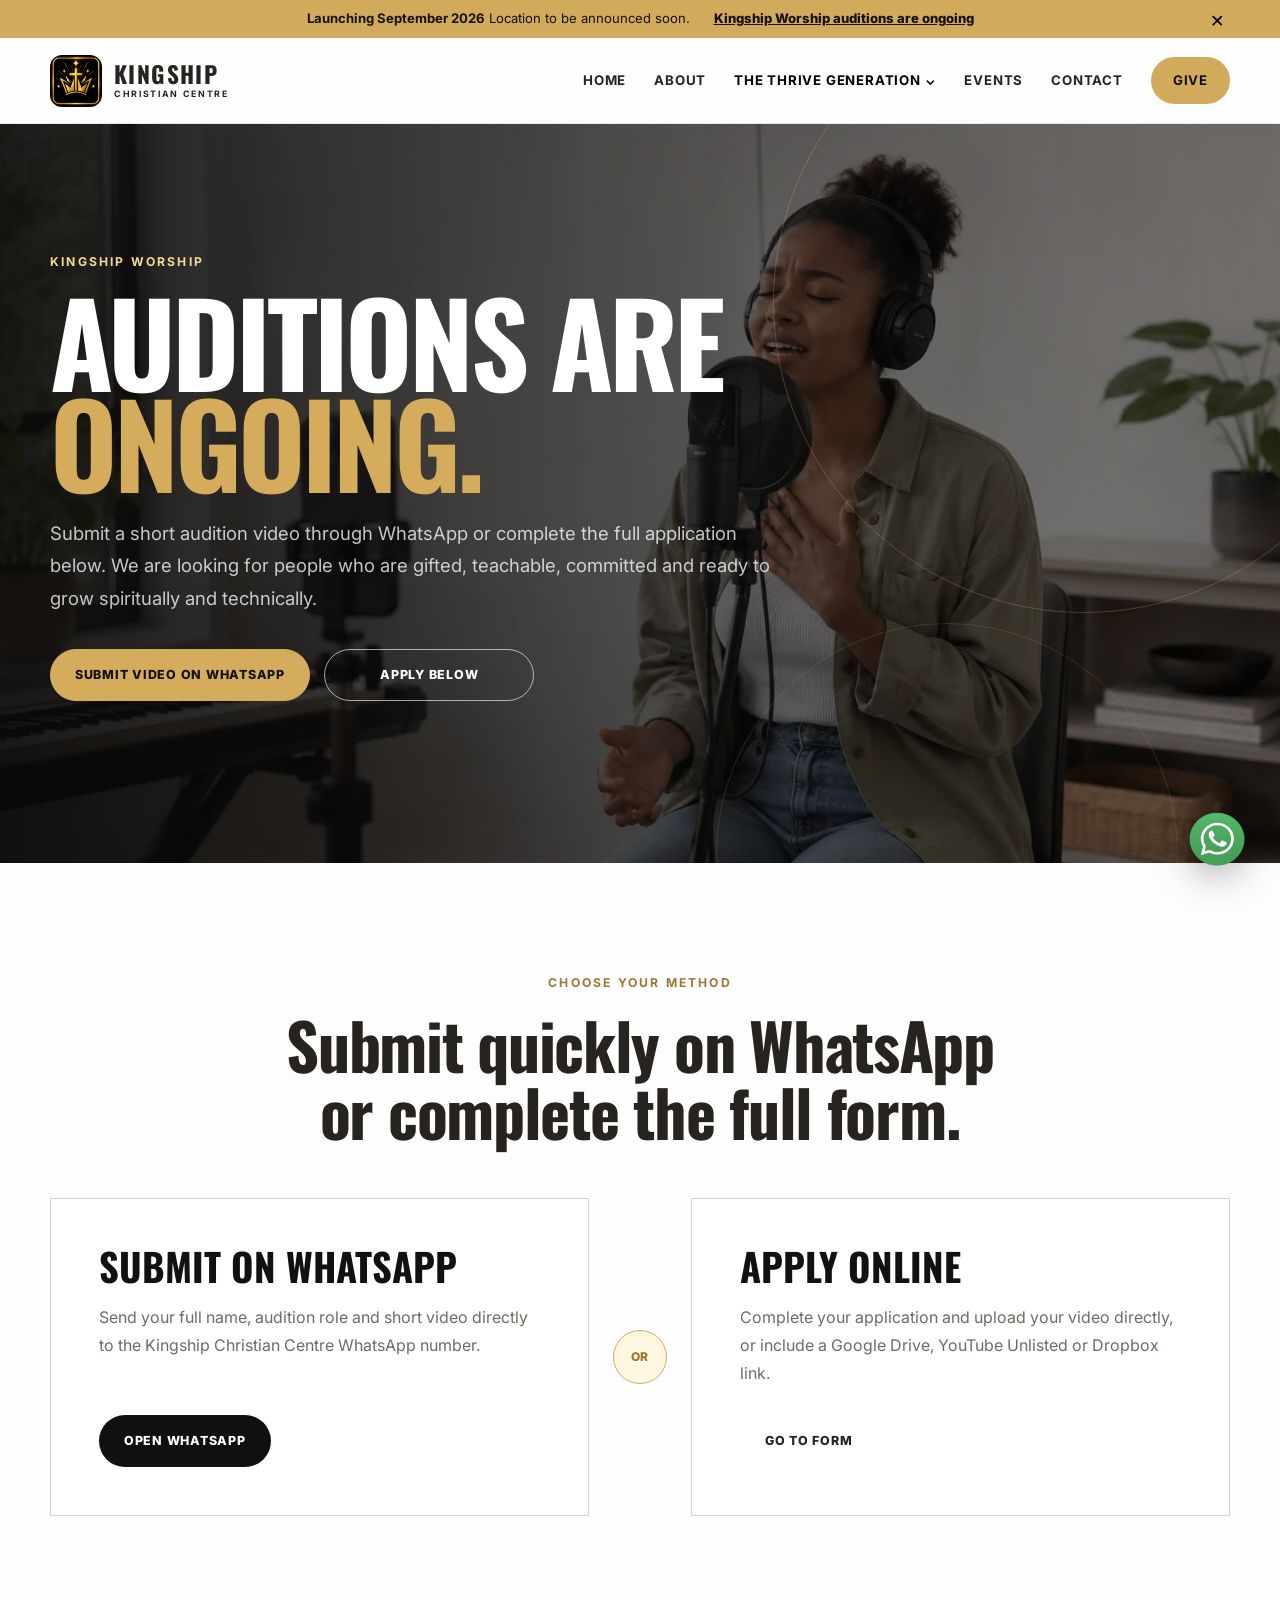
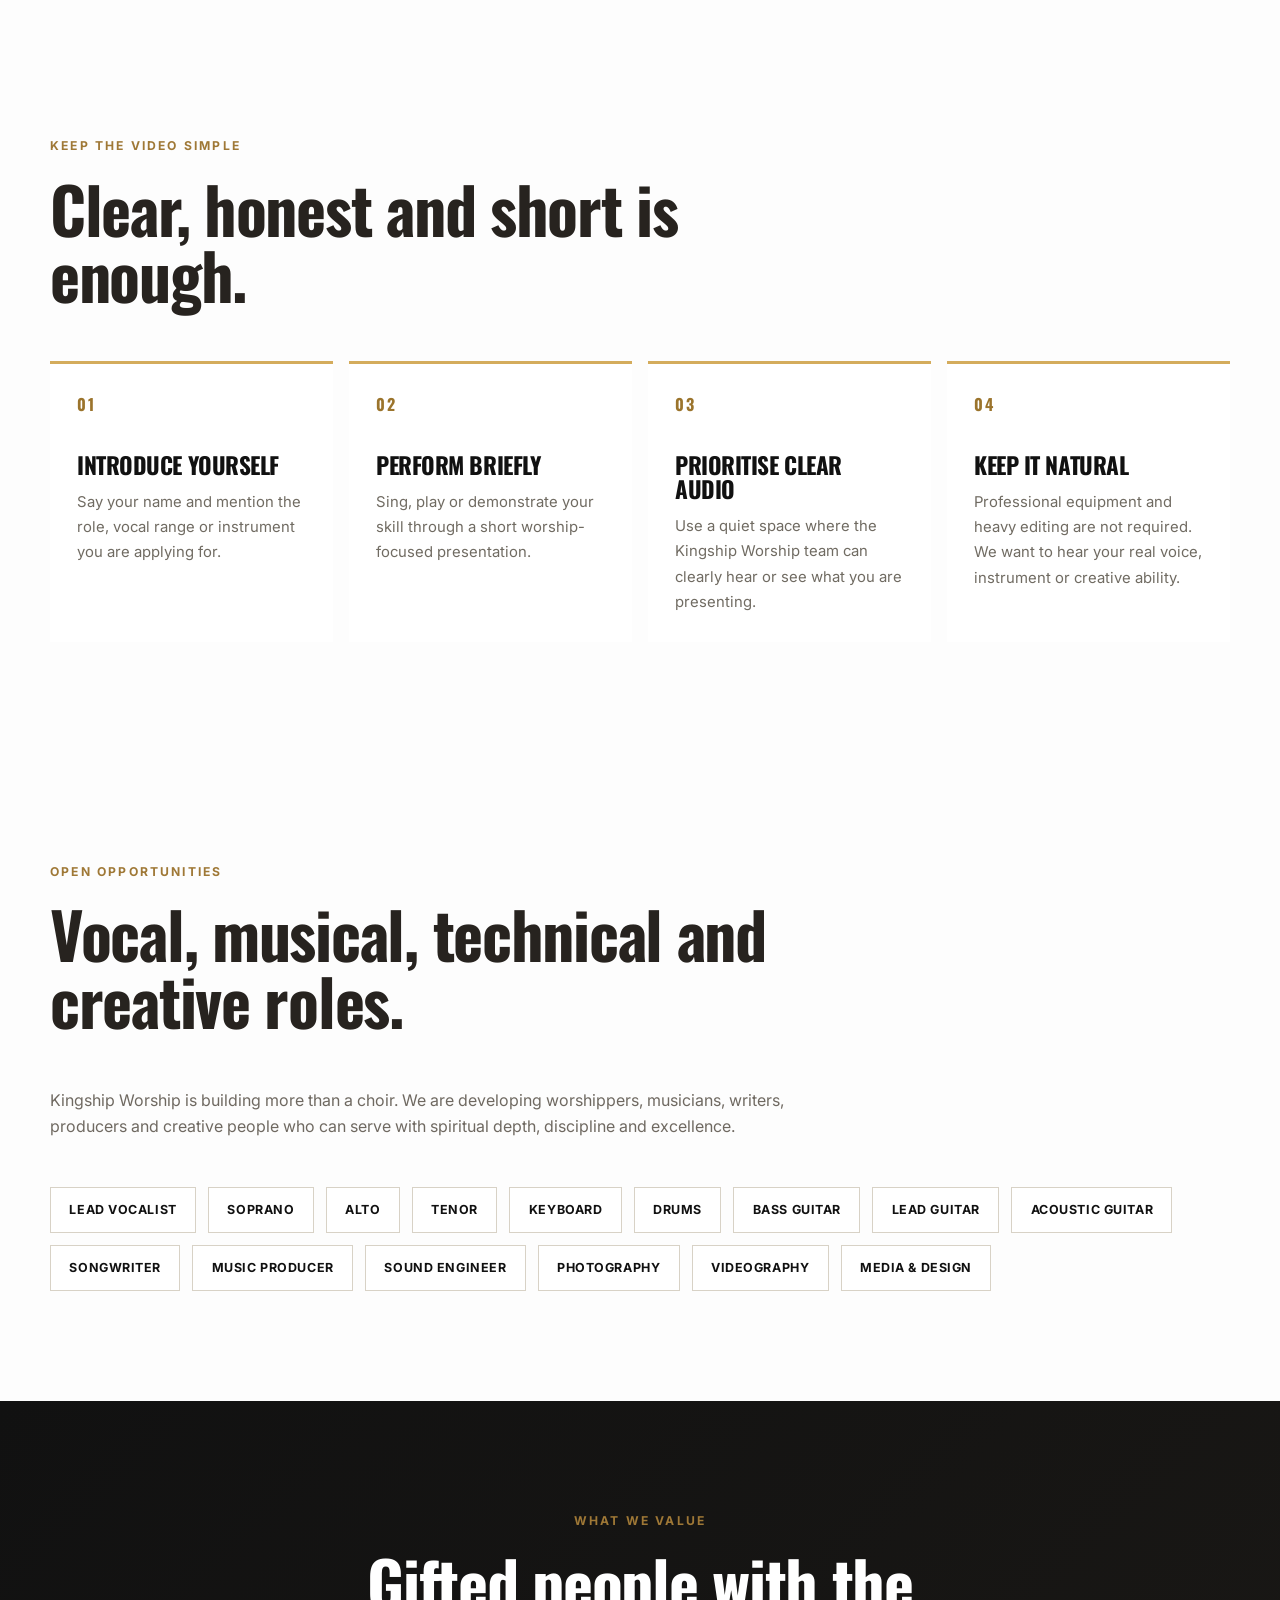
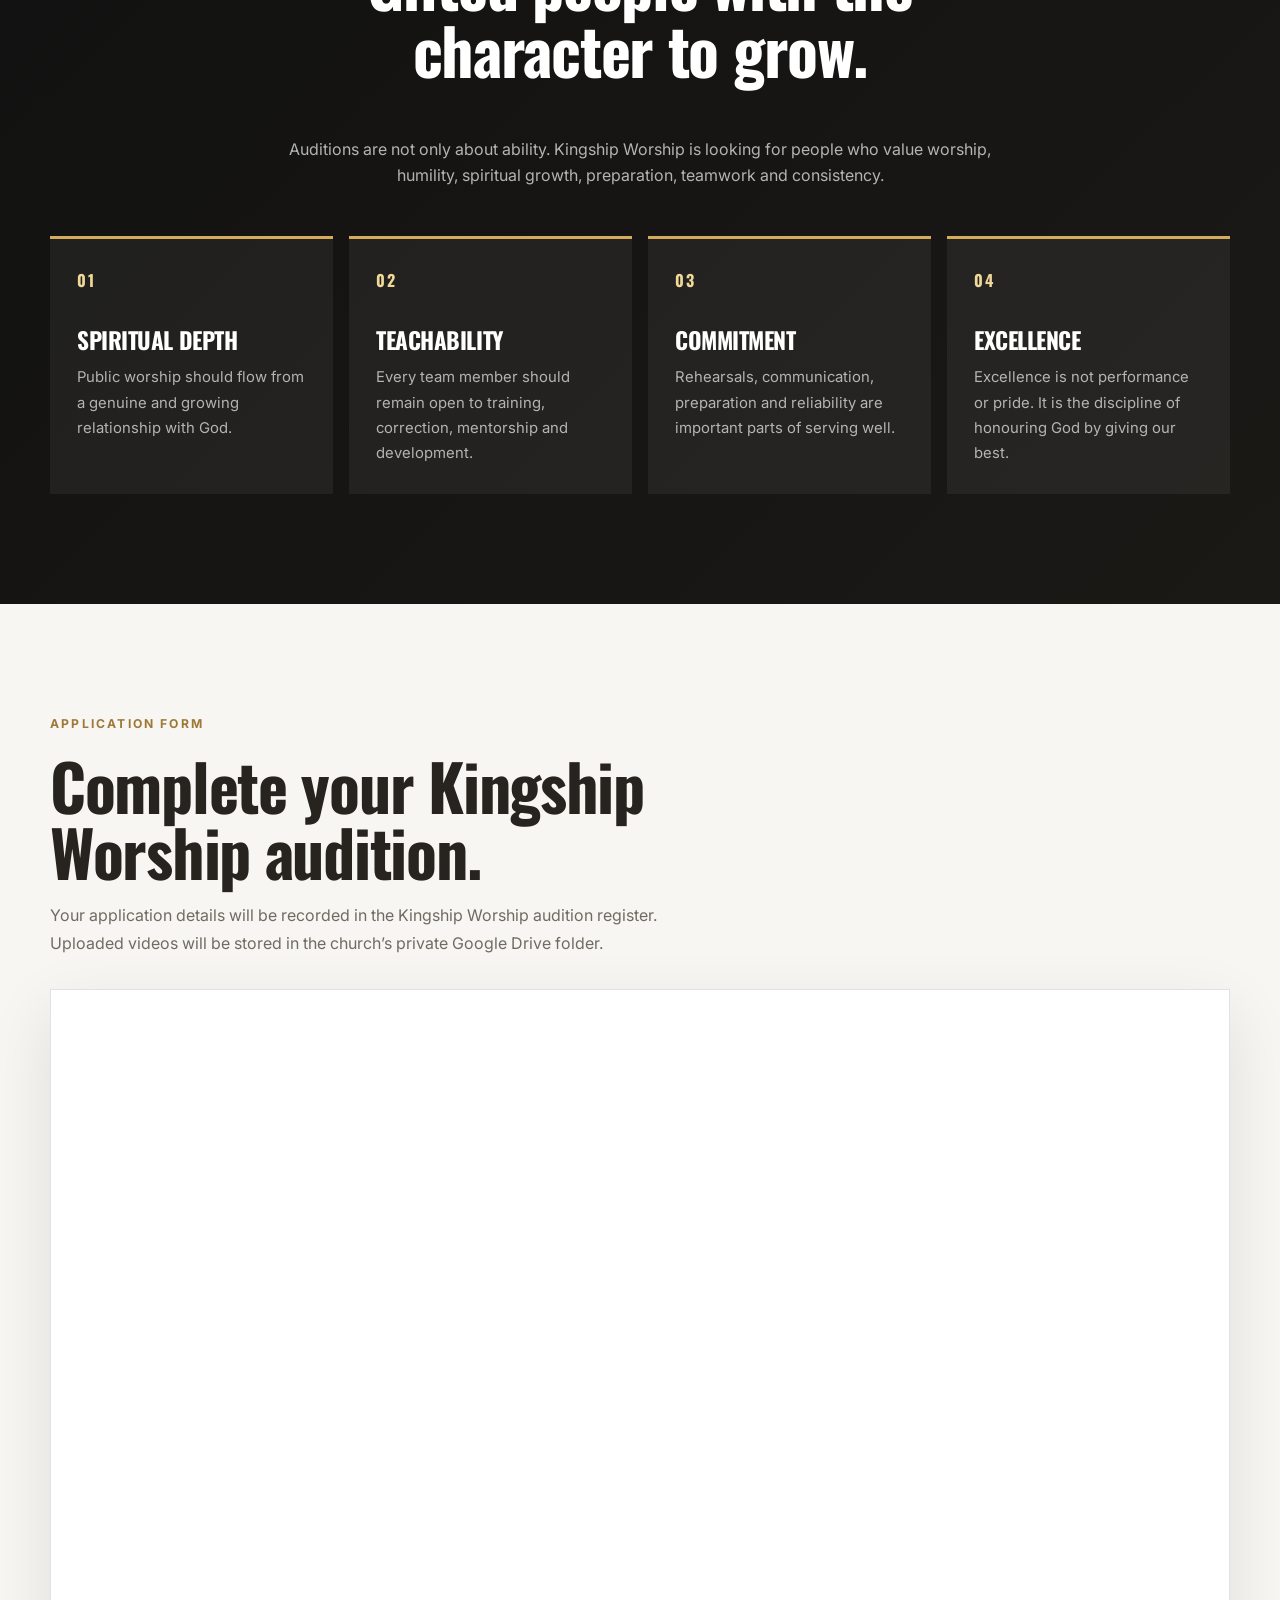
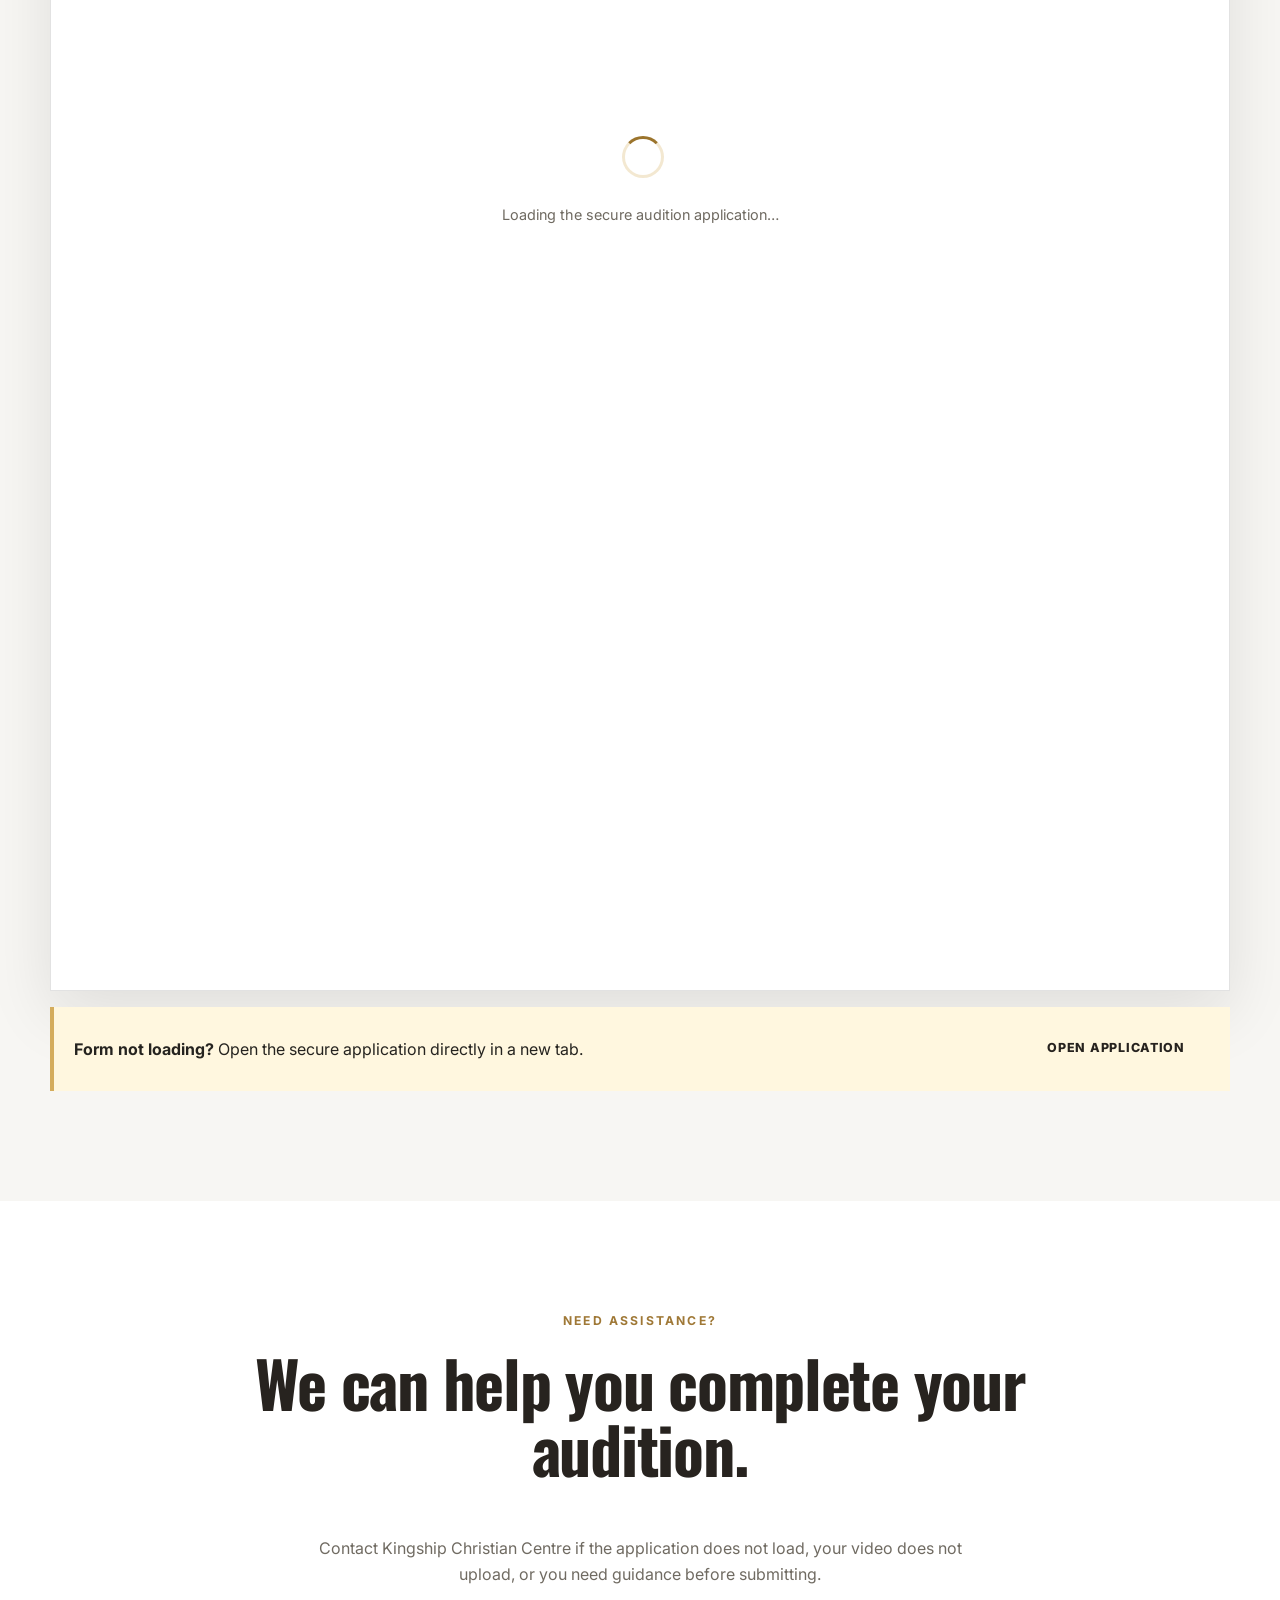
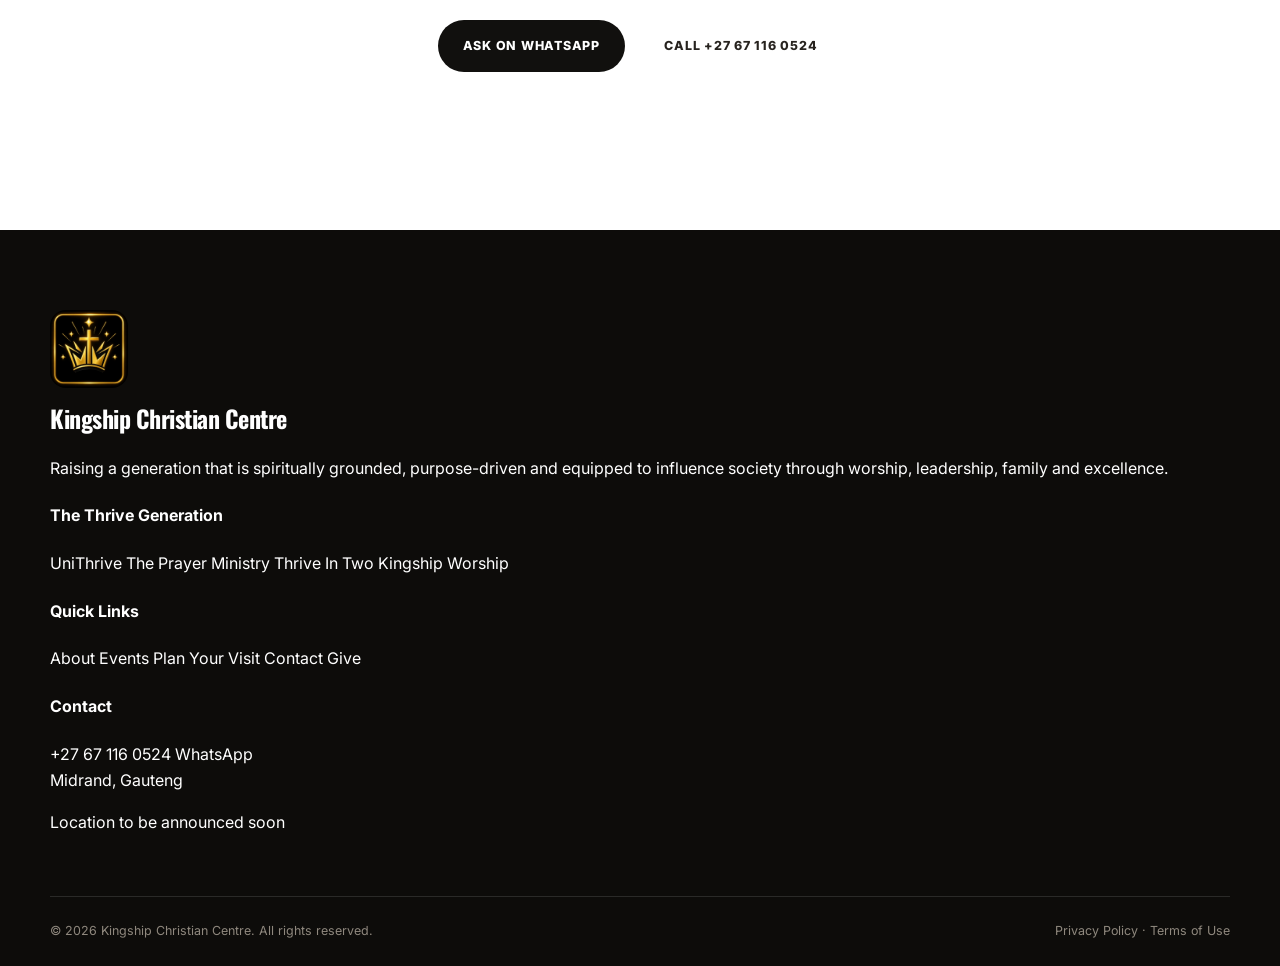
<file: auditions.html>
<!DOCTYPE html>

<html lang="en-ZA">
<head>
<meta charset="utf-8"/>
<meta content="width=device-width, initial-scale=1, viewport-fit=cover" name="viewport"/>
<meta content="Apply for ongoing Kingship Worship auditions as a vocalist, musician, songwriter, producer, sound engineer, photographer, videographer or creative." name="description"/>
<meta content="#111111" name="theme-color"/>
<meta content="Kingship Worship Auditions" property="og:title"/>
<meta content="Kingship Worship auditions are ongoing. Apply online or submit your short audition video through WhatsApp." property="og:description"/>
<meta content="website" property="og:type"/>
<meta content="https://kingshipcentre.co.za/auditions.html" property="og:url"/>
<title>Auditions | Kingship Worship</title>
<link href="https://kingshipcentre.co.za/auditions.html" rel="canonical"/>





<link href="https://fonts.googleapis.com" rel="preconnect"/>
<link crossorigin="" href="https://fonts.gstatic.com" rel="preconnect"/>
<link href="https://fonts.googleapis.com/css2?family=Inter:wght@400;500;600;700&amp;family=Oswald:wght@500;600;700&amp;display=swap" rel="stylesheet"/>
<link href="assets/css/variables.css" rel="stylesheet"/>
<link href="assets/css/base.css" rel="stylesheet"/>
<link href="assets/css/layout.css" rel="stylesheet"/>
<link href="assets/css/components.css" rel="stylesheet"/>
<link href="assets/css/responsive.css" rel="stylesheet"/>
<link href="assets/css/auditions.css" rel="stylesheet"/>
<style>
    .audition-embed-section {
      overflow: hidden;
    }

    .embedded-form-heading {
      max-width: 780px;
      margin-bottom: 2rem;
    }

    .embedded-form-heading h2 {
      margin: 0 0 1rem;
    }

    .embedded-form-heading p:last-child {
      max-width: 680px;
    }

    .audition-frame-shell {
      position: relative;
      width: 100%;
      overflow: hidden;
      background: #ffffff;
      border: 1px solid rgba(17, 17, 17, 0.12);
      min-height: 900px;
    }

    .audition-frame-loading {
      position: absolute;
      inset: 0;
      z-index: 1;
      display: grid;
      place-items: center;
      min-height: 500px;
      padding: 3rem 1.5rem;
      background: #ffffff;
      color: #6f6a61;
      font-size: 0.9rem;
      text-align: center;
    }

    .audition-frame-loading[hidden] {
      display: none;
    }

    .audition-application-frame {
      display: block;
      width: 100%;
      min-height: 1600px;
      border: 0;
      background: #ffffff;
    }

    .audition-frame-fallback {
      display: flex;
      align-items: center;
      justify-content: space-between;
      gap: 1.5rem;
      margin-top: 1rem;
      padding: 1rem 1.25rem;
      background: #fff7df;
      border-left: 4px solid #d4ac5c;
    }

    .audition-frame-fallback p {
      margin: 0;
    }

    .audition-frame-fallback a {
      flex-shrink: 0;
    }

    @media (max-width: 720px) {
      .audition-frame-shell {
        min-height: 1200px;
      }

      .audition-application-frame {
        min-height: 1900px;
      }

      .audition-frame-fallback {
        align-items: flex-start;
        flex-direction: column;
      }
    }
  </style>
<link href="assets/css/site-assets.css" rel="stylesheet"/><link href="favicons/apple-touch-icon.png" rel="apple-touch-icon" sizes="180x180"/><link href="favicons/favicon-32x32.png" rel="icon" sizes="32x32" type="image/png"/><link href="favicons/favicon-16x16.png" rel="icon" sizes="16x16" type="image/png"/><link href="favicons/favicon.ico" rel="shortcut icon" type="image/x-icon"/><link href="site.webmanifest" rel="manifest"/></head>
<body>
<a class="skip-link" href="#main-content">
    Skip to main content
  </a>
<div class="announcement-bar" data-announcement="">
<div class="container announcement-inner">
<p>
<strong>Launching September 2026</strong>
<span>
          Location to be announced soon.
        </span>
</p>
<a href="auditions.html">
        Kingship Worship auditions are ongoing
      </a>
<button aria-label="Close announcement" class="announcement-close" data-announcement-close="" type="button">
        ×
      </button>
</div>
</div>
<header class="site-header" data-header="">
<div class="container header-inner">
<a aria-label="Kingship Christian Centre home" class="brand" href="index.html">
<img alt="Kingship Christian Centre logo" class="site-logo" sizes="52px" src="assets/images/branding/kingship-header-logo.webp" srcset="assets/images/branding/kingship-header-logo.webp 800w, assets/images/branding/kingship-header-logo-1200.webp 1200w"/>
<span class="brand-copy">
<strong>KINGSHIP</strong>
<small>CHRISTIAN CENTRE</small>
</span>
</a>
<button aria-controls="primary-navigation" aria-expanded="false" aria-label="Open navigation" class="nav-toggle" data-nav-toggle="" type="button">
<span></span>
<span></span>
<span></span>
</button>
<nav aria-label="Primary navigation" class="primary-nav" data-nav="" id="primary-navigation">
<a href="index.html">
          Home
        </a>
<a href="about.html">
          About
        </a>
<div class="nav-dropdown" data-dropdown="">
<button aria-expanded="false" data-dropdown-toggle="" type="button">
            The Thrive Generation

            <span aria-hidden="true">
              ⌄
            </span>
</button>
<div class="dropdown-menu">
<a href="unithrive.html">
<strong>UniThrive</strong>
<span>
                Campus and student ministry
              </span>
</a>
<a href="prayer-ministry.html">
<strong>The Prayer Ministry</strong>
<span>
                Prayer, revival and intercession
              </span>
</a>
<a href="thrive-in-two.html">
<strong>Thrive In Two</strong>
<span>
                Marriage and relationships
              </span>
</a>
<a href="kingship-worship.html">
<strong>Kingship Worship</strong>
<span>
                Worship and creative ministry
              </span>
</a>
</div>
</div>
<a href="events.html">
          Events
        </a>
<a href="contact.html">
          Contact
        </a>
<a class="give-link" href="give.html">
          Give
        </a>
</nav>
</div>
</header>
<main id="main-content">
<section class="audition-hero">
<div class="container">
<p class="eyebrow light">
          Kingship Worship
        </p>
<h1>
          Auditions are
          <span>ongoing.</span>
</h1>
<p>
          Submit a short audition video through WhatsApp or complete
          the full application below. We are looking for people who
          are gifted, teachable, committed and ready to grow
          spiritually and technically.
        </p>
<div class="hero-actions">
<a class="btn btn-gold" href="https://wa.me/27671160524?text=Hello%20Kingship%20Christian%20Centre%2C%20my%20name%20is%20____.%20I%20would%20like%20to%20submit%20my%20Kingship%20Worship%20audition%20video%20for%20the%20role%20of%20____." rel="noopener noreferrer" target="_blank">
            Submit Video on WhatsApp
          </a>
<a class="btn btn-ghost" href="#audition-form">
            Apply Below
          </a>
</div>
</div>
</section>
<section class="section">
<div class="container">
<div class="section-heading centered">
<p class="eyebrow">
            Choose Your Method
          </p>
<h2>
            Submit quickly on WhatsApp or complete the full form.
          </h2>
</div>
<div class="choice-grid">
<article class="choice-card">
<strong>
              Submit on WhatsApp
            </strong>
<p>
              Send your full name, audition role and short video
              directly to the Kingship Christian Centre WhatsApp number.
            </p>
<a class="btn btn-dark" href="https://wa.me/27671160524?text=Hello%20Kingship%20Christian%20Centre%2C%20my%20name%20is%20____.%20I%20would%20like%20to%20submit%20my%20Kingship%20Worship%20audition%20video%20for%20the%20role%20of%20____." rel="noopener noreferrer" target="_blank">
              Open WhatsApp
            </a>
</article>
<div aria-hidden="true" class="choice-or">
            OR
          </div>
<article class="choice-card">
<strong>
              Apply Online
            </strong>
<p>
              Complete your application and upload your video directly,
              or include a Google Drive, YouTube Unlisted or Dropbox link.
            </p>
<a class="btn btn-outline" href="#audition-form">
              Go to Form
            </a>
</article>
</div>
</div>
</section>
<section class="section soft-section">
<div class="container">
<div class="section-heading">
<p class="eyebrow">
            Keep the Video Simple
          </p>
<h2>
            Clear, honest and short is enough.
          </h2>
</div>
<div class="instruction-grid">
<article>
<span>
              01
            </span>
<h3>
              Introduce Yourself
            </h3>
<p>
              Say your name and mention the role, vocal range
              or instrument you are applying for.
            </p>
</article>
<article>
<span>
              02
            </span>
<h3>
              Perform Briefly
            </h3>
<p>
              Sing, play or demonstrate your skill through
              a short worship-focused presentation.
            </p>
</article>
<article>
<span>
              03
            </span>
<h3>
              Prioritise Clear Audio
            </h3>
<p>
              Use a quiet space where the Kingship Worship team
              can clearly hear or see what you are presenting.
            </p>
</article>
<article>
<span>
              04
            </span>
<h3>
              Keep It Natural
            </h3>
<p>
              Professional equipment and heavy editing are not required.
              We want to hear your real voice, instrument or creative ability.
            </p>
</article>
</div>
</div>
</section>
<section class="section">
<div class="container">
<div class="section-heading">
<p class="eyebrow">
            Open Opportunities
          </p>
<h2>
            Vocal, musical, technical and creative roles.
          </h2>
<p>
            Kingship Worship is building more than a choir.
            We are developing worshippers, musicians, writers,
            producers and creative people who can serve with
            spiritual depth, discipline and excellence.
          </p>
</div>
<div class="role-cloud">
<span>Lead Vocalist</span>
<span>Soprano</span>
<span>Alto</span>
<span>Tenor</span>
<span>Keyboard</span>
<span>Drums</span>
<span>Bass Guitar</span>
<span>Lead Guitar</span>
<span>Acoustic Guitar</span>
<span>Songwriter</span>
<span>Music Producer</span>
<span>Sound Engineer</span>
<span>Photography</span>
<span>Videography</span>
<span>Media &amp; Design</span>
</div>
</div>
</section>
<section class="section audition-values-section">
<div class="container">
<div class="section-heading centered">
<p class="eyebrow">
            What We Value
          </p>
<h2>
            Gifted people with the character to grow.
          </h2>
<p>
            Auditions are not only about ability. Kingship Worship
            is looking for people who value worship, humility,
            spiritual growth, preparation, teamwork and consistency.
          </p>
</div>
<div class="instruction-grid">
<article>
<span>
              01
            </span>
<h3>
              Spiritual Depth
            </h3>
<p>
              Public worship should flow from a genuine and growing
              relationship with God.
            </p>
</article>
<article>
<span>
              02
            </span>
<h3>
              Teachability
            </h3>
<p>
              Every team member should remain open to training,
              correction, mentorship and development.
            </p>
</article>
<article>
<span>
              03
            </span>
<h3>
              Commitment
            </h3>
<p>
              Rehearsals, communication, preparation and reliability
              are important parts of serving well.
            </p>
</article>
<article>
<span>
              04
            </span>
<h3>
              Excellence
            </h3>
<p>
              Excellence is not performance or pride. It is the
              discipline of honouring God by giving our best.
            </p>
</article>
</div>
</div>
</section>
<section class="section soft-section audition-embed-section" id="audition-form">
<div class="container">
<div class="embedded-form-heading">
<p class="eyebrow">
            Application Form
          </p>
<h2>
            Complete your Kingship Worship audition.
          </h2>
<p>
            Your application details will be recorded in the
            Kingship Worship audition register. Uploaded videos
            will be stored in the church’s private Google Drive folder.
          </p>
</div>
<div class="audition-frame-shell">
<div class="audition-frame-loading" id="auditionFrameLoading">
<p>
              Loading the secure audition application…
            </p>
</div>
<iframe class="audition-application-frame" id="auditionApplicationFrame" loading="eager" referrerpolicy="strict-origin-when-cross-origin" scrolling="no" src="https://script.google.com/macros/s/AKfycbypT7x5cG3GSdwAeBIR0CCjUmX0tunUmVm5x5pOxRC_PyaK9aDS5pzR8dAK9-P95f18/exec" title="Kingship Worship audition application"></iframe>
</div>
<div class="audition-frame-fallback">
<p>
<strong>Form not loading?</strong>
            Open the secure application directly in a new tab.
          </p>
<a class="btn btn-outline" href="https://script.google.com/macros/s/AKfycbw2fVKmKm1vc0ClfGI5--aMhiPfrsk4bJQQrbdX52ZB1NsH4nNDqiqb862MFDFgS-WkOQ/exec" rel="noopener noreferrer" target="_blank">
            Open Application
          </a>
</div>
</div>
</section>
<section class="section audition-help-section">
<div class="container">
<div class="section-heading centered">
<p class="eyebrow">
            Need Assistance?
          </p>
<h2>
            We can help you complete your audition.
          </h2>
<p>
            Contact Kingship Christian Centre if the application
            does not load, your video does not upload, or you need
            guidance before submitting.
          </p>
<div class="hero-actions">
<a class="btn btn-dark" href="https://wa.me/27671160524?text=Hello%20Kingship%20Christian%20Centre%2C%20I%20need%20help%20with%20the%20Kingship%20Worship%20audition%20application." rel="noopener noreferrer" target="_blank">
              Ask on WhatsApp
            </a>
<a class="btn btn-outline" href="tel:+27671160524">
              Call +27 67 116 0524
            </a>
</div>
</div>
</div>
</section>
</main>
<footer class="site-footer">
<div class="container footer-container">
<div class="footer-column"><a aria-label="Kingship Christian Centre home" href="index.html"><img alt="Kingship Christian Centre" class="footer-supplied-logo" sizes="78px" src="assets/images/branding/kingship-footer-logo.webp" srcset="assets/images/branding/kingship-footer-logo.webp 800w, assets/images/branding/kingship-footer-logo-1200.webp 1200w"/></a>
<h3>
          Kingship Christian Centre
        </h3>
<p>
          Raising a generation that is spiritually grounded,
          purpose-driven and equipped to influence society
          through worship, leadership, family and excellence.
        </p>
</div>
<div class="footer-column">
<h4>
          The Thrive Generation
        </h4>
<a href="unithrive.html">
          UniThrive
        </a>
<a href="prayer-ministry.html">
          The Prayer Ministry
        </a>
<a href="thrive-in-two.html">
          Thrive In Two
        </a>
<a href="kingship-worship.html">
          Kingship Worship
        </a>
</div>
<div class="footer-column">
<h4>
          Quick Links
        </h4>
<a href="about.html">
          About
        </a>
<a href="events.html">
          Events
        </a>
<a href="plan-your-visit.html">
          Plan Your Visit
        </a>
<a href="contact.html">
          Contact
        </a>
<a href="give.html">
          Give
        </a>
</div>
<div class="footer-column">
<h4>
          Contact
        </h4>
<a href="tel:+27671160524">
          +27 67 116 0524
        </a>
<a href="https://wa.me/27671160524" rel="noopener noreferrer" target="_blank">
          WhatsApp
        </a>
<p>
          Midrand, Gauteng
        </p>
<p>
          Location to be announced soon
        </p>
</div>
</div>
<div class="container footer-bottom">
<p>
        © 2026 Kingship Christian Centre.
        All rights reserved.
      </p>
<p>
<a href="privacy-policy.html">
          Privacy Policy
        </a>
<span aria-hidden="true">
          ·
        </span>
<a href="terms.html">
          Terms of Use
        </a>
</p>
</div>
</footer>
<script defer="" src="assets/js/navigation.js"></script>
<script>
    document.addEventListener(
      "DOMContentLoaded",
      function () {
        const auditionFrame =
          document.getElementById(
            "auditionApplicationFrame"
          );

        const loadingMessage =
          document.getElementById(
            "auditionFrameLoading"
          );


        if (!auditionFrame) {
          return;
        }


        auditionFrame.addEventListener(
          "load",
          function () {
            if (loadingMessage) {
              loadingMessage.hidden = true;
            }
          }
        );


        window.addEventListener(
          "message",
          function (event) {
            let allowedOrigin = false;


            try {
              const originHost =
                new URL(
                  event.origin
                ).hostname;


              allowedOrigin =
                originHost ===
                  "script.google.com" ||
                originHost.endsWith(
                  ".googleusercontent.com"
                );

            } catch (error) {
              allowedOrigin = false;
            }


            if (!allowedOrigin) {
              return;
            }


            if (
              !event.data ||
              event.data.type !==
                "kingship-audition-height"
            ) {
              return;
            }


            const requestedHeight =
              Number(
                event.data.height
              );


            if (
              Number.isFinite(
                requestedHeight
              ) &&
              requestedHeight > 500
            ) {
              auditionFrame.style.height =
                requestedHeight + 30 + "px";
            }
          }
        );
      }
    );
  </script>
<a aria-label="Chat with Kingship Christian Centre on WhatsApp" class="whatsapp-float" href="https://wa.me/27671160524" rel="noopener noreferrer" target="_blank" title="Chat with us on WhatsApp"><img alt="" aria-hidden="true" src="assets/images/branding/whatsapp-button.png"/></a></body>
</html>
</file>
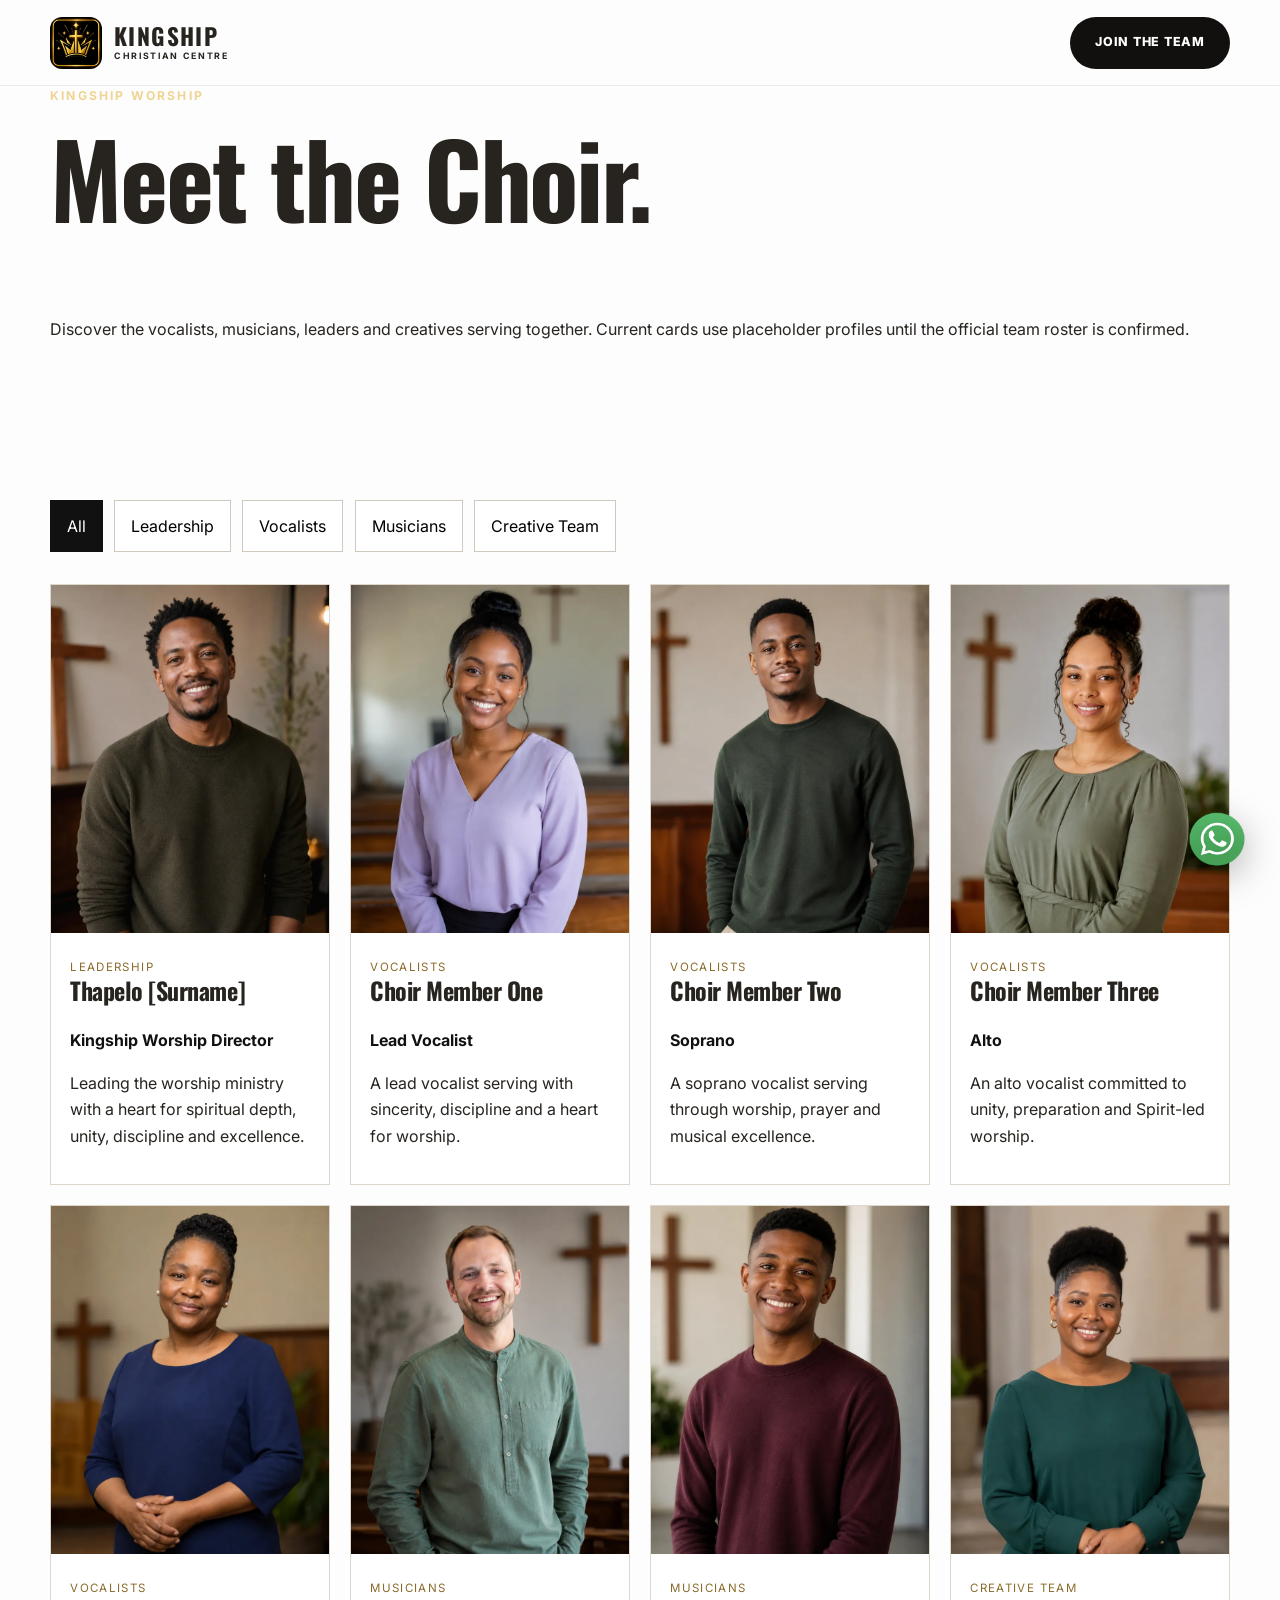
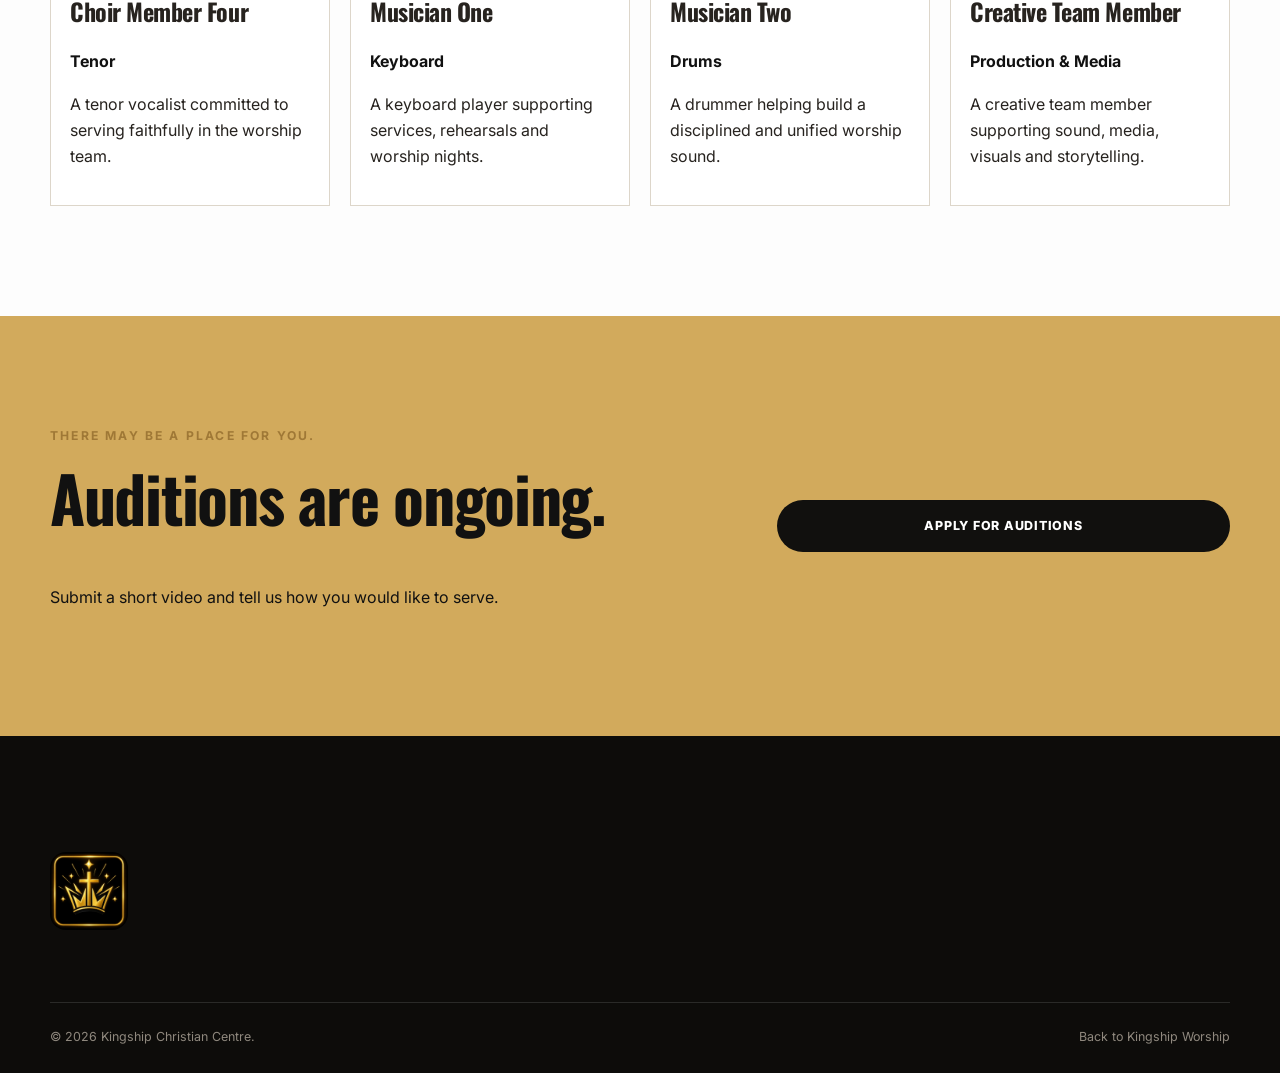
<file: choir-members.html>
<!DOCTYPE html>
<html lang="en-ZA"><head><meta charset="utf-8"/><meta content="width=device-width, initial-scale=1" name="viewport"/><title>Meet the Choir | Kingship Worship</title><link href="https://fonts.googleapis.com" rel="preconnect"/><link crossorigin="" href="https://fonts.gstatic.com" rel="preconnect"/><link href="https://fonts.googleapis.com/css2?family=Inter:wght@400;500;600;700&amp;family=Oswald:wght@500;600;700&amp;display=swap" rel="stylesheet"/><link href="assets/css/variables.css" rel="stylesheet"/><link href="assets/css/base.css" rel="stylesheet"/><link href="assets/css/layout.css" rel="stylesheet"/><link href="assets/css/components.css" rel="stylesheet"/><link href="assets/css/responsive.css" rel="stylesheet"/><link href="assets/css/worship.css" rel="stylesheet"/><link href="assets/css/site-assets.css" rel="stylesheet"/><link href="favicons/apple-touch-icon.png" rel="apple-touch-icon" sizes="180x180"/><link href="favicons/favicon-32x32.png" rel="icon" sizes="32x32" type="image/png"/><link href="favicons/favicon-16x16.png" rel="icon" sizes="16x16" type="image/png"/><link href="favicons/favicon.ico" rel="shortcut icon" type="image/x-icon"/><link href="site.webmanifest" rel="manifest"/></head><body><header class="site-header" data-header=""><div class="container header-inner"><a class="brand" href="index.html"><img alt="Kingship Christian Centre logo" class="site-logo" sizes="52px" src="assets/images/branding/kingship-header-logo.webp" srcset="assets/images/branding/kingship-header-logo.webp 800w, assets/images/branding/kingship-header-logo-1200.webp 1200w"/><span class="brand-copy"><strong>KINGSHIP</strong><small>CHRISTIAN CENTRE</small></span></a><a class="btn btn-dark" href="auditions.html">Join the Team</a></div></header><main id="main-content"><section class="audition-hero choir-hero"><div class="container"><p class="eyebrow light">Kingship Worship</p><h1>Meet the <span>Choir.</span></h1><p>Discover the vocalists, musicians, leaders and creatives serving together. Current cards use placeholder profiles until the official team roster is confirmed.</p></div></section><section class="section"><div class="container"><div class="choir-filter" data-choir-filter=""></div><div class="choir-grid" data-choir-grid=""></div></div></section><section class="section audition-band"><div class="container audition-band-grid"><div><p class="eyebrow">There may be a place for you.</p><h2>Auditions are ongoing.</h2><p>Submit a short video and tell us how you would like to serve.</p></div><a class="btn btn-dark" href="auditions.html">Apply for Auditions</a></div></section></main><footer class="site-footer"><div class="container footer-logo-row"><a aria-label="Kingship Christian Centre home" href="index.html"><img alt="Kingship Christian Centre" class="footer-supplied-logo" sizes="78px" src="assets/images/branding/kingship-footer-logo.webp" srcset="assets/images/branding/kingship-footer-logo.webp 800w, assets/images/branding/kingship-footer-logo-1200.webp 1200w"/></a></div><div class="container footer-bottom"><p>© 2026 Kingship Christian Centre.</p><a href="kingship-worship.html">Back to Kingship Worship</a></div></footer><script src="assets/data/choir-members.js"></script><script src="assets/js/choir.js"></script><a aria-label="Chat with Kingship Christian Centre on WhatsApp" class="whatsapp-float" href="https://wa.me/27671160524" rel="noopener noreferrer" target="_blank" title="Chat with us on WhatsApp"><img alt="" aria-hidden="true" src="assets/images/branding/whatsapp-button.png"/></a></body></html>
</file>
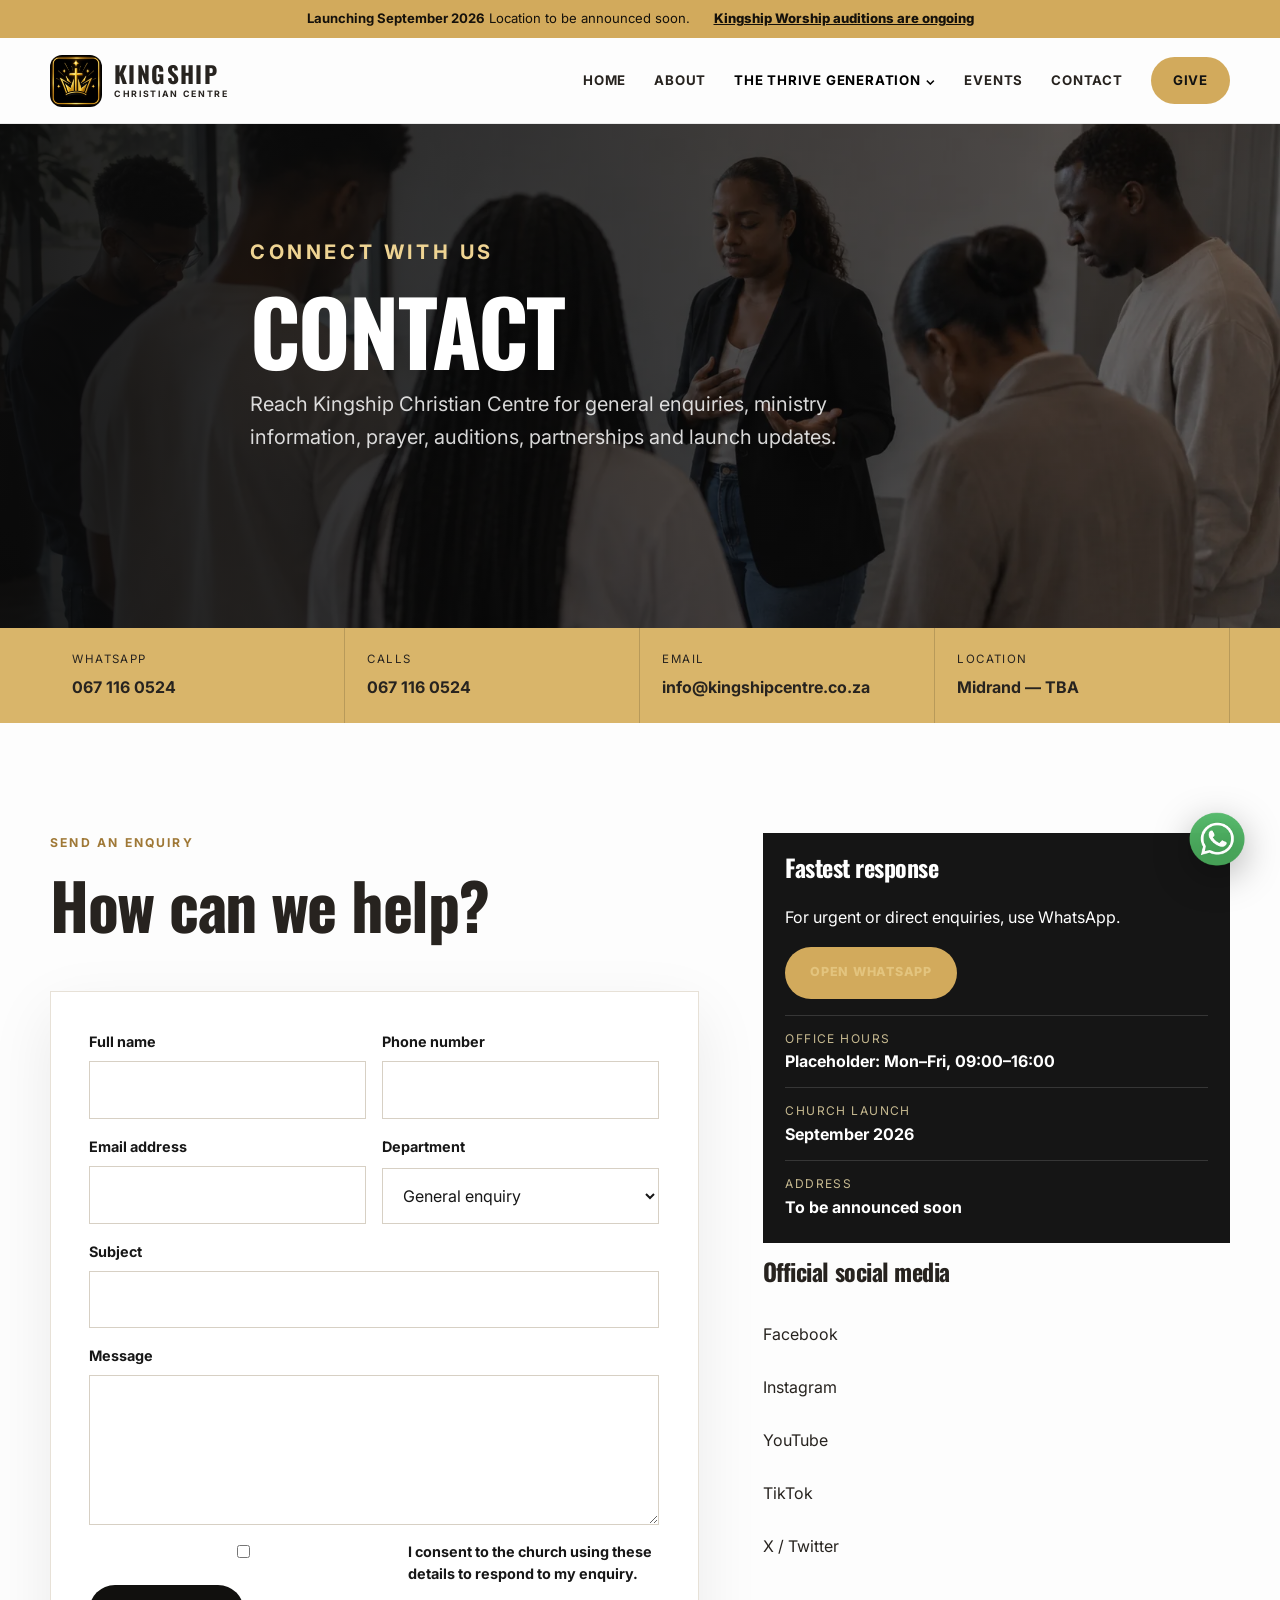
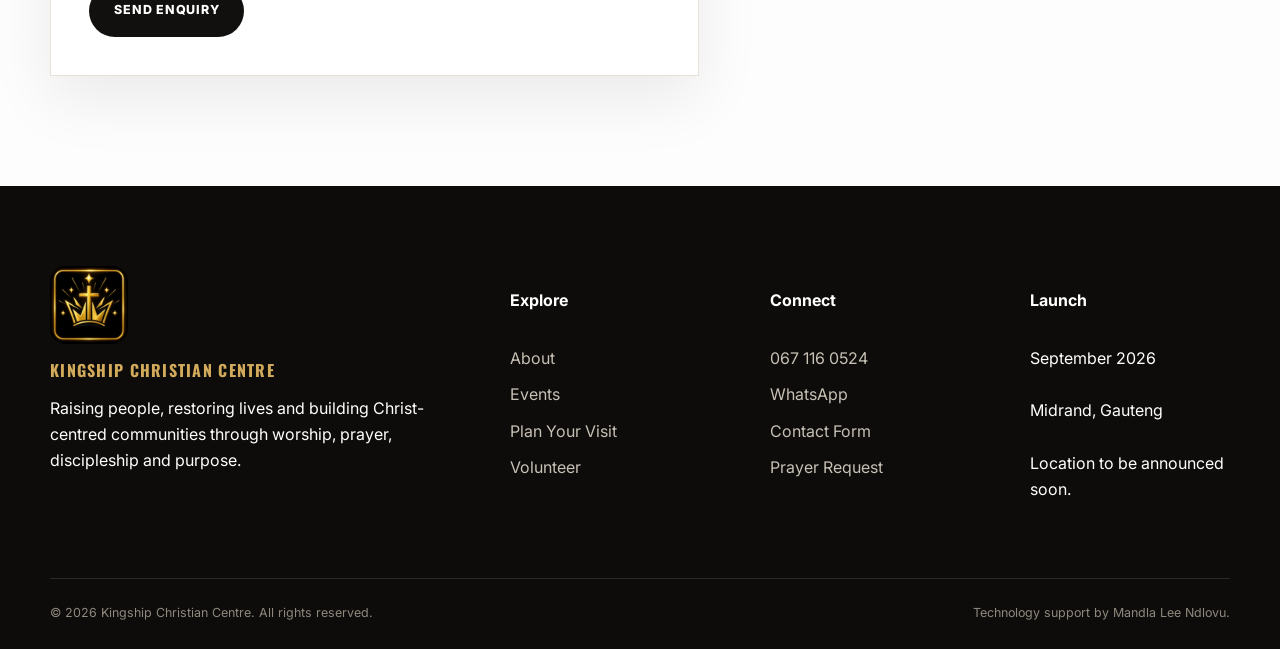
<file: contact.html>
<!DOCTYPE html>
<html lang="en-ZA"><head><meta charset="utf-8"/><meta content="width=device-width,initial-scale=1,viewport-fit=cover" name="viewport"/><meta content="Contact Kingship Christian Centre by WhatsApp, phone or online form." name="description"/><meta content="#111111" name="theme-color"/><title>Contact | Kingship Christian Centre</title><link href="https://fonts.googleapis.com" rel="preconnect"/><link crossorigin="" href="https://fonts.gstatic.com" rel="preconnect"/><link href="https://fonts.googleapis.com/css2?family=Inter:wght@400;500;600;700&amp;family=Oswald:wght@500;600;700&amp;display=swap" rel="stylesheet"/><link href="assets/css/variables.css" rel="stylesheet"/><link href="assets/css/base.css" rel="stylesheet"/><link href="assets/css/layout.css" rel="stylesheet"/><link href="assets/css/components.css" rel="stylesheet"/><link href="assets/css/responsive.css" rel="stylesheet"/><link href="assets/css/forms.css" rel="stylesheet"/><link href="assets/css/visit.css" rel="stylesheet"/><link href="assets/css/site-assets.css" rel="stylesheet"/><link href="favicons/apple-touch-icon.png" rel="apple-touch-icon" sizes="180x180"/><link href="favicons/favicon-32x32.png" rel="icon" sizes="32x32" type="image/png"/><link href="favicons/favicon-16x16.png" rel="icon" sizes="16x16" type="image/png"/><link href="favicons/favicon.ico" rel="shortcut icon" type="image/x-icon"/><link href="site.webmanifest" rel="manifest"/></head><body><a class="skip-link" href="#main-content">Skip to main content</a><div class="announcement-bar"><div class="container announcement-inner"><p><strong>Launching September 2026</strong> <span>Location to be announced soon.</span></p><a href="auditions.html">Kingship Worship auditions are ongoing</a></div></div><header class="site-header" data-header=""><div class="container header-inner"><a class="brand" href="index.html"><img alt="Kingship Christian Centre logo" class="site-logo" sizes="52px" src="assets/images/branding/kingship-header-logo.webp" srcset="assets/images/branding/kingship-header-logo.webp 800w, assets/images/branding/kingship-header-logo-1200.webp 1200w"/><span class="brand-copy"><strong>KINGSHIP</strong><small>CHRISTIAN CENTRE</small></span></a><button aria-controls="primary-navigation" aria-expanded="false" class="nav-toggle" data-nav-toggle="" type="button"><span></span><span></span><span></span><span class="sr-only">Open navigation</span></button><nav class="primary-nav" data-nav="" id="primary-navigation"><a href="index.html">Home</a><a href="about.html">About</a><div class="nav-dropdown" data-dropdown=""><button aria-expanded="false" data-dropdown-toggle="" type="button">The Thrive Generation <span>⌄</span></button><div class="dropdown-menu"><a href="unithrive.html"><strong>UniThrive</strong><span>Campus ministry</span></a><a href="prayer-ministry.html"><strong>The Prayer Ministry</strong><span>Prayer and revival</span></a><a href="thrive-in-two.html"><strong>Thrive In Two</strong><span>Marriage and relationships</span></a><a href="kingship-worship.html"><strong>Kingship Worship</strong><span>Worship ministry</span></a></div></div><a href="events.html">Events</a><a href="contact.html">Contact</a><a class="give-link" href="give.html">Give</a></nav></div></header><main id="main-content"><section class="page-hero community-hero"><div class="container hero-copy"><p class="eyebrow light">Connect With Us</p><h1>Contact</h1><p>Reach Kingship Christian Centre for general enquiries, ministry information, prayer, auditions, partnerships and launch updates.</p></div></section><section class="info-ribbon"><div class="container info-ribbon-grid"><article><span>WhatsApp</span><strong>067 116 0524</strong></article><article><span>Calls</span><strong>067 116 0524</strong></article><article><span>Email</span><strong>info@kingshipcentre.co.za</strong></article><article><span>Location</span><strong>Midrand — TBA</strong></article></div></section><section class="section"><div class="container form-shell"><div><p class="eyebrow">Send an Enquiry</p><h2>How can we help?</h2><form class="form-card" data-contact-form=""><div class="form-grid"><div class="form-field"><label>Full name</label><input name="name" required=""/></div><div class="form-field"><label>Phone number</label><input name="phone" required="" type="tel"/></div><div class="form-field"><label>Email address</label><input name="email" type="email"/></div><div class="form-field"><label>Department</label><select name="department"><option>General enquiry</option><option>UniThrive</option><option>The Prayer Ministry</option><option>Thrive In Two</option><option>Kingship Worship</option><option>Auditions</option><option>Giving &amp; Partnership</option><option>Media &amp; Technology</option></select></div><div class="form-field full"><label>Subject</label><input name="subject" required=""/></div><div class="form-field full"><label>Message</label><textarea name="message" required=""></textarea></div><div class="form-field full"><label class="check-row"><input required="" type="checkbox"/>I consent to the church using these details to respond to my enquiry.</label></div></div><button class="btn btn-dark" type="submit">Send Enquiry</button><div class="form-status" data-form-status=""></div></form></div><aside class="contact-stack"><div class="contact-panel"><h3>Fastest response</h3><p>For urgent or direct enquiries, use WhatsApp.</p><a class="btn btn-gold" href="https://wa.me/27671160524?text=Hello%20Kingship%20Christian%20Centre%2C%20I%20have%20an%20enquiry." target="_blank">Open WhatsApp</a><div class="contact-list"><div><span>Office hours</span><strong>Placeholder: Mon–Fri, 09:00–16:00</strong></div><div><span>Church launch</span><strong>September 2026</strong></div><div><span>Address</span><strong>To be announced soon</strong></div></div></div><div><h3>Official social media</h3><div class="contact-list"><div><a href="https://facebook.com/KingshipChristianCentre">Facebook</a></div><div><a href="https://www.instagram.com/kingshipchristiancentre/">Instagram</a></div><div><a href="https://www.youtube.com/@KingshipChristianCentre">YouTube</a></div><div><a href="https://www.tiktok.com/@kingshipcentre">TikTok</a></div><div><a href="https://x.com/kingshipcentre">X / Twitter</a></div></div></div></aside></div></section></main><footer class="site-footer"><div class="container footer-grid"><div><a aria-label="Kingship Christian Centre home" href="index.html"><img alt="Kingship Christian Centre" class="footer-supplied-logo" sizes="78px" src="assets/images/branding/kingship-footer-logo.webp" srcset="assets/images/branding/kingship-footer-logo.webp 800w, assets/images/branding/kingship-footer-logo-1200.webp 1200w"/></a><h3>Kingship Christian Centre</h3><p>Raising people, restoring lives and building Christ-centred communities through worship, prayer, discipleship and purpose.</p></div><div><h4>Explore</h4><a href="about.html">About</a><a href="events.html">Events</a><a href="plan-your-visit.html">Plan Your Visit</a><a href="volunteer.html">Volunteer</a></div><div><h4>Connect</h4><a href="tel:+27671160524">067 116 0524</a><a href="https://wa.me/27671160524">WhatsApp</a><a href="contact.html">Contact Form</a><a href="prayer-request.html">Prayer Request</a></div><div><h4>Launch</h4><p>September 2026</p><p>Midrand, Gauteng</p><p>Location to be announced soon.</p></div></div><div class="container footer-bottom"><p>© 2026 Kingship Christian Centre. All rights reserved.</p><p>Technology support by Mandla Lee Ndlovu.</p></div></footer><script src="assets/js/navigation.js"></script><script src="assets/js/main.js"></script><script src="assets/js/contact-form.js"></script><a aria-label="Chat with Kingship Christian Centre on WhatsApp" class="whatsapp-float" href="https://wa.me/27671160524" rel="noopener noreferrer" target="_blank" title="Chat with us on WhatsApp"><img alt="" aria-hidden="true" src="assets/images/branding/whatsapp-button.png"/></a></body></html>
</file>
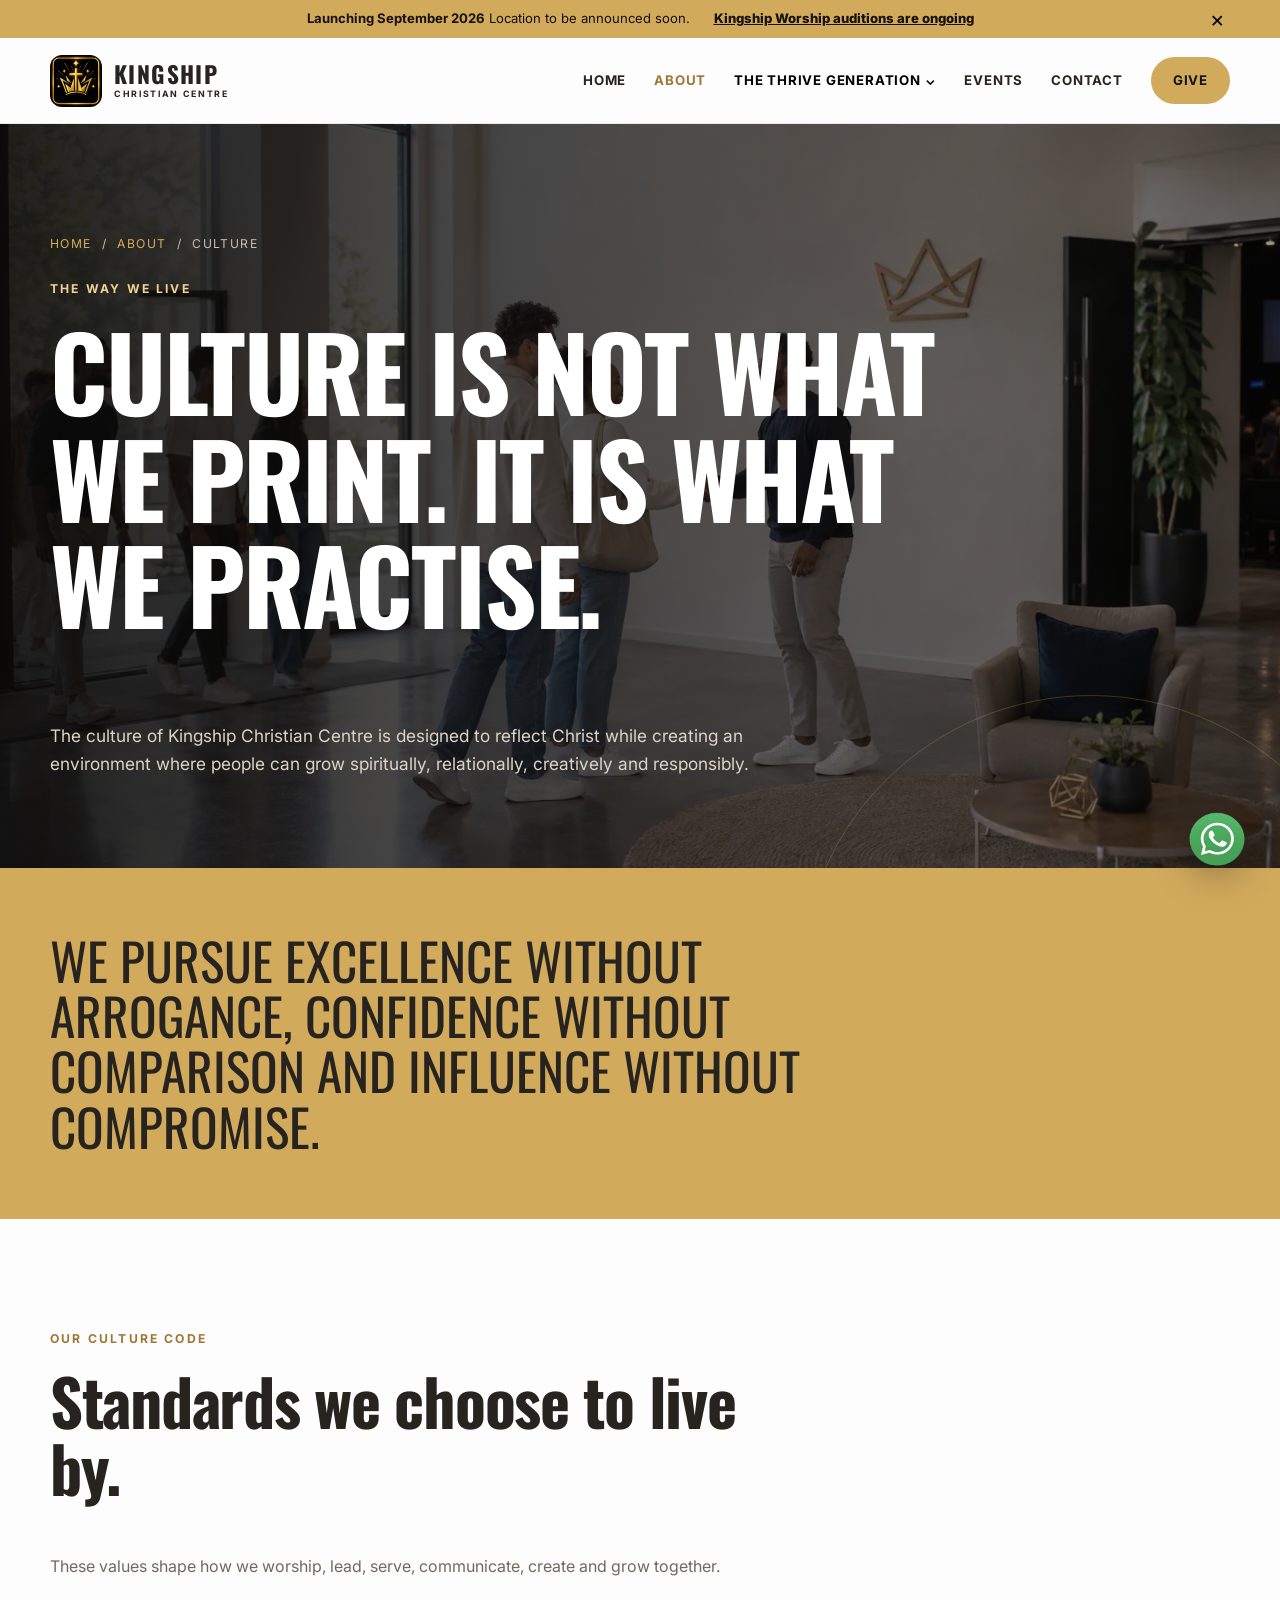
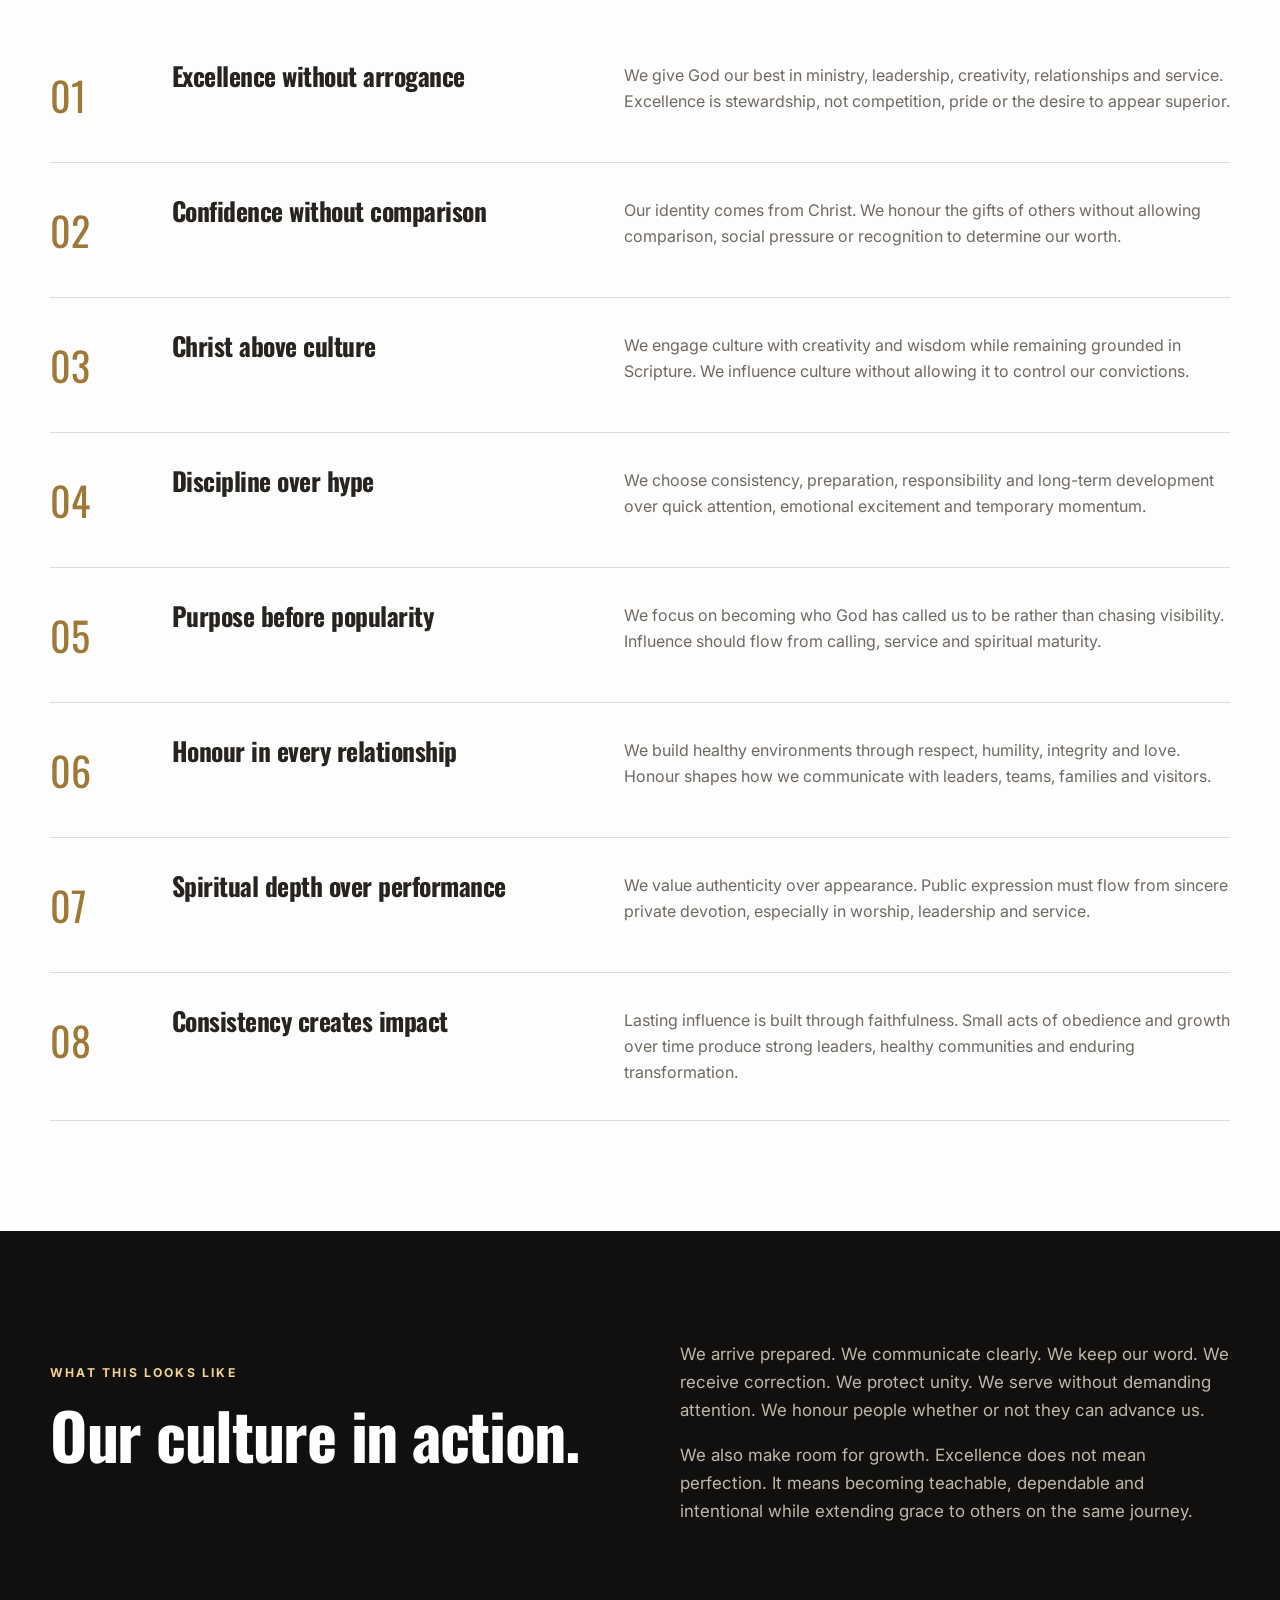
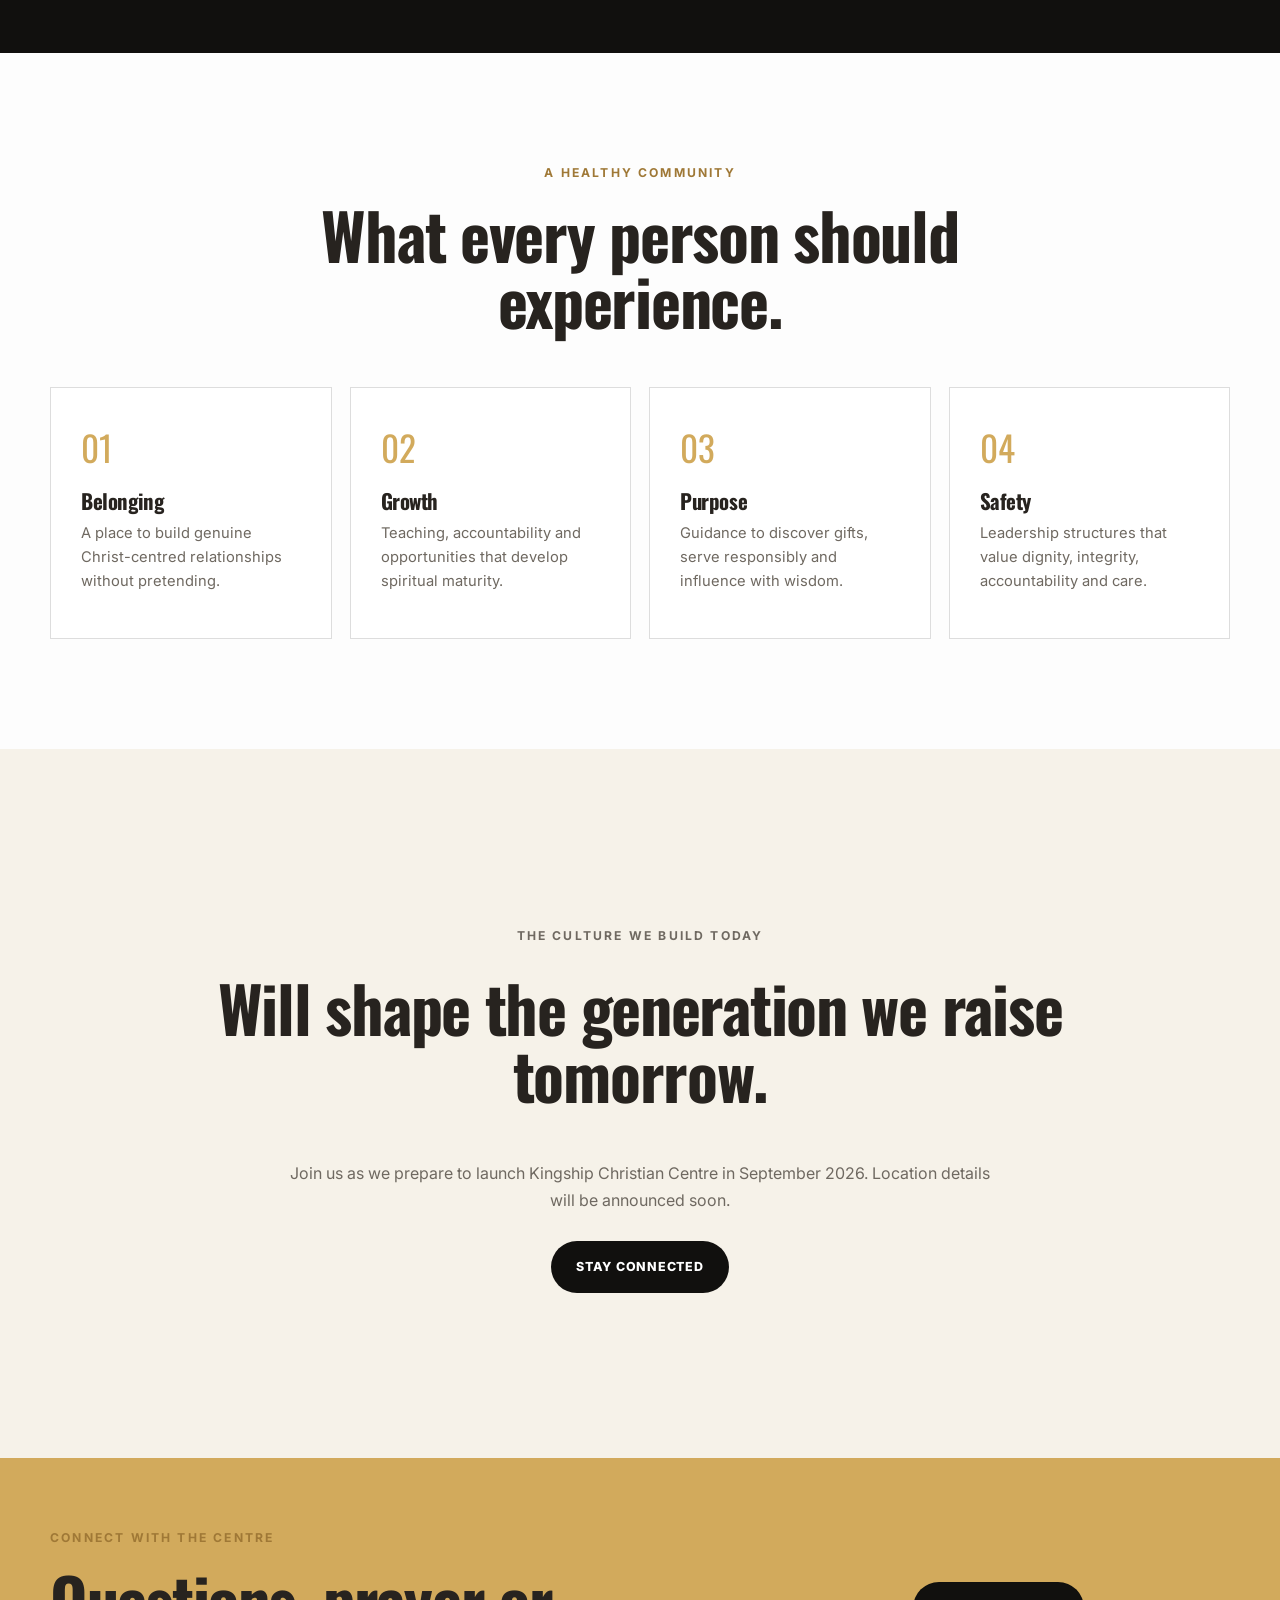
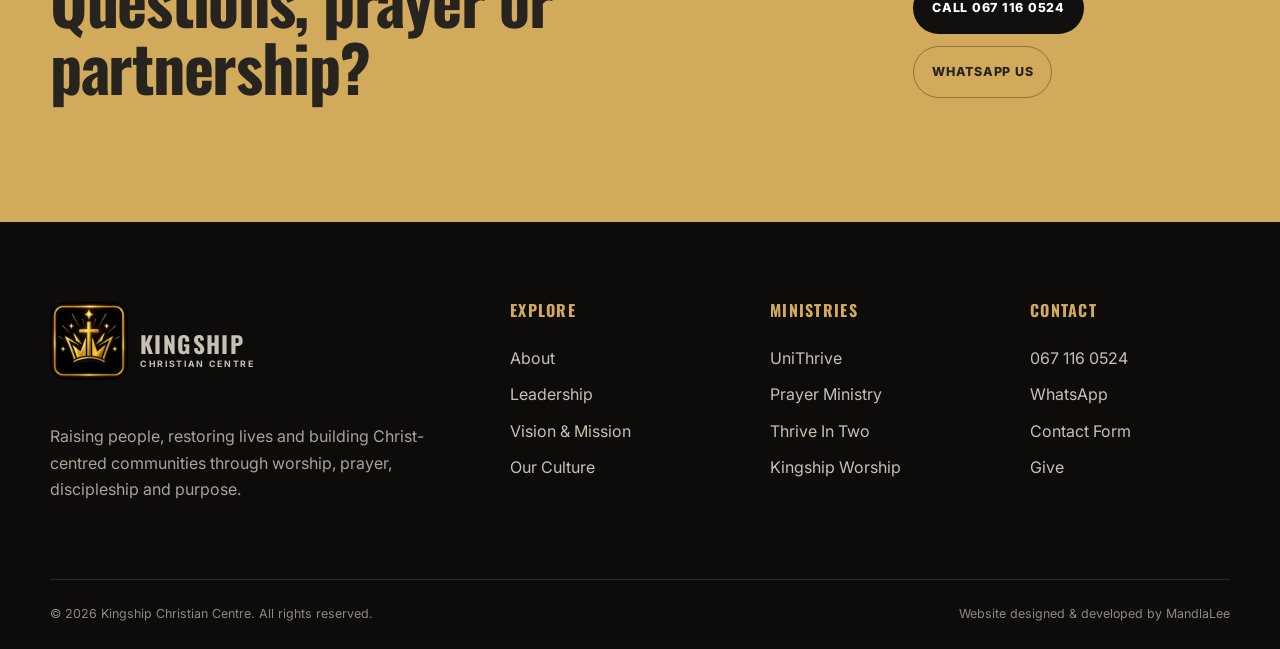
<file: culture.html>
<!DOCTYPE html>
<html lang="en-ZA"><head><meta charset="utf-8"/><meta content="width=device-width,initial-scale=1,viewport-fit=cover" name="viewport"/><meta content="#111111" name="theme-color"/><link href="https://fonts.googleapis.com" rel="preconnect"/><link crossorigin="" href="https://fonts.gstatic.com" rel="preconnect"/><link href="https://fonts.googleapis.com/css2?family=Inter:wght@400;500;600;700&amp;family=Oswald:wght@500;600;700&amp;display=swap" rel="stylesheet"/><link href="assets/css/variables.css" rel="stylesheet"/><link href="assets/css/base.css" rel="stylesheet"/><link href="assets/css/layout.css" rel="stylesheet"/><link href="assets/css/components.css" rel="stylesheet"/><link href="assets/css/responsive.css" rel="stylesheet"/><link href="assets/css/about-pages.css" rel="stylesheet"/><meta content="Explore the culture values guiding Kingship Christian Centre and The Thrive Generation." name="description"/><title>Our Culture | Kingship Christian Centre</title><link href="assets/css/site-assets.css" rel="stylesheet"/><link href="favicons/apple-touch-icon.png" rel="apple-touch-icon" sizes="180x180"/><link href="favicons/favicon-32x32.png" rel="icon" sizes="32x32" type="image/png"/><link href="favicons/favicon-16x16.png" rel="icon" sizes="16x16" type="image/png"/><link href="favicons/favicon.ico" rel="shortcut icon" type="image/x-icon"/><link href="site.webmanifest" rel="manifest"/></head><body> <a class="skip-link" href="#main-content">Skip to main content</a>
<div class="announcement-bar" data-announcement=""><div class="container announcement-inner"><p><strong>Launching September 2026</strong> <span>Location to be announced soon.</span></p><a href="auditions.html">Kingship Worship auditions are ongoing</a><button aria-label="Close announcement" class="announcement-close" data-announcement-close="" type="button">×</button></div></div>
<header class="site-header" data-header=""><div class="container header-inner"><a aria-label="Kingship Christian Centre home" class="brand" href="index.html"><img alt="Kingship Christian Centre logo" class="site-logo" sizes="52px" src="assets/images/branding/kingship-header-logo.webp" srcset="assets/images/branding/kingship-header-logo.webp 800w, assets/images/branding/kingship-header-logo-1200.webp 1200w"/><span class="brand-copy"><strong>KINGSHIP</strong><small>CHRISTIAN CENTRE</small></span></a><button aria-controls="primary-navigation" aria-expanded="false" class="nav-toggle" data-nav-toggle="" type="button"><span></span><span></span><span></span><span class="sr-only">Open navigation</span></button><nav aria-label="Primary navigation" class="primary-nav" data-nav="" id="primary-navigation"><a href="index.html">Home</a><a class="active" href="about.html">About</a><div class="nav-dropdown" data-dropdown=""><button aria-expanded="false" data-dropdown-toggle="" type="button">The Thrive Generation <span aria-hidden="true">⌄</span></button><div class="dropdown-menu"><a href="unithrive.html"><strong>UniThrive</strong><span>Campus ministry</span></a><a href="prayer-ministry.html"><strong>The Prayer Ministry</strong><span>Prayer, revival and intercession</span></a><a href="thrive-in-two.html"><strong>Thrive In Two</strong><span>Marriage and relationships</span></a><a href="kingship-worship.html"><strong>Kingship Worship</strong><span>Worship and creative ministry</span></a></div></div><a href="events.html">Events</a><a href="contact.html">Contact</a><a class="give-link" href="give.html">Give</a></nav></div></header>
<main id="main-content"><section class="page-hero"><div class="container"><div class="breadcrumb"><a href="index.html">Home</a><span>/</span><a href="about.html">About</a><span>/</span><span>Culture</span></div><p class="eyebrow light">The Way We Live</p><h1>Culture is not what we print. It is what we practise.</h1><p>The culture of Kingship Christian Centre is designed to reflect Christ while creating an environment where people can grow spiritually, relationally, creatively and responsibly.</p></div></section>
<section class="culture-manifesto"><div class="container"><p>We pursue excellence without arrogance, confidence without comparison and influence without compromise.</p></div></section>
<section class="section"><div class="container"><div class="section-heading"><p class="eyebrow">Our Culture Code</p><h2>Standards we choose to live by.</h2><p>These values shape how we worship, lead, serve, communicate, create and grow together.</p></div><div class="culture-list"><article class="culture-row"><h3>Excellence without arrogance</h3><p>We give God our best in ministry, leadership, creativity, relationships and service. Excellence is stewardship, not competition, pride or the desire to appear superior.</p></article><article class="culture-row"><h3>Confidence without comparison</h3><p>Our identity comes from Christ. We honour the gifts of others without allowing comparison, social pressure or recognition to determine our worth.</p></article><article class="culture-row"><h3>Christ above culture</h3><p>We engage culture with creativity and wisdom while remaining grounded in Scripture. We influence culture without allowing it to control our convictions.</p></article><article class="culture-row"><h3>Discipline over hype</h3><p>We choose consistency, preparation, responsibility and long-term development over quick attention, emotional excitement and temporary momentum.</p></article><article class="culture-row"><h3>Purpose before popularity</h3><p>We focus on becoming who God has called us to be rather than chasing visibility. Influence should flow from calling, service and spiritual maturity.</p></article><article class="culture-row"><h3>Honour in every relationship</h3><p>We build healthy environments through respect, humility, integrity and love. Honour shapes how we communicate with leaders, teams, families and visitors.</p></article><article class="culture-row"><h3>Spiritual depth over performance</h3><p>We value authenticity over appearance. Public expression must flow from sincere private devotion, especially in worship, leadership and service.</p></article><article class="culture-row"><h3>Consistency creates impact</h3><p>Lasting influence is built through faithfulness. Small acts of obedience and growth over time produce strong leaders, healthy communities and enduring transformation.</p></article></div></div></section>
<section class="section dark-section"><div class="container story-grid"><div><p class="eyebrow light">What This Looks Like</p><h2>Our culture in action.</h2></div><div class="rich-copy"><p>We arrive prepared. We communicate clearly. We keep our word. We receive correction. We protect unity. We serve without demanding attention. We honour people whether or not they can advance us.</p><p>We also make room for growth. Excellence does not mean perfection. It means becoming teachable, dependable and intentional while extending grace to others on the same journey.</p></div></div></section>
<section class="section"><div class="container"><div class="section-heading centered"><p class="eyebrow">A Healthy Community</p><h2>What every person should experience.</h2></div><div class="principle-grid"><article class="principle-card"><span>01</span><h3>Belonging</h3><p>A place to build genuine Christ-centred relationships without pretending.</p></article><article class="principle-card"><span>02</span><h3>Growth</h3><p>Teaching, accountability and opportunities that develop spiritual maturity.</p></article><article class="principle-card"><span>03</span><h3>Purpose</h3><p>Guidance to discover gifts, serve responsibly and influence with wisdom.</p></article><article class="principle-card"><span>04</span><h3>Safety</h3><p>Leadership structures that value dignity, integrity, accountability and care.</p></article></div></div></section>
<section class="section" style="background:var(--off-white)"><div class="container cta-panel"><p class="eyebrow">The Culture We Build Today</p><h2>Will shape the generation we raise tomorrow.</h2><p>Join us as we prepare to launch Kingship Christian Centre in September 2026. Location details will be announced soon.</p><a class="btn btn-dark" href="contact.html">Stay Connected</a></div></section></main> <section class="contact-strip"><div class="container contact-strip-inner"><div><p class="eyebrow">Connect with the centre</p><h2>Questions, prayer or partnership?</h2></div><div class="contact-actions"><a class="btn btn-dark" href="tel:+27671160524">Call 067 116 0524</a><a class="btn btn-light" href="https://wa.me/27671160524" rel="noopener" target="_blank">WhatsApp Us</a></div></div></section>
<footer class="site-footer"><div class="container footer-grid"><div class="footer-brand"><a class="brand brand-light" href="index.html"><img alt="Kingship Christian Centre" class="footer-supplied-logo" sizes="78px" src="assets/images/branding/kingship-footer-logo.webp" srcset="assets/images/branding/kingship-footer-logo.webp 800w, assets/images/branding/kingship-footer-logo-1200.webp 1200w"/><span class="brand-copy"><strong>KINGSHIP</strong><small>CHRISTIAN CENTRE</small></span></a><p>Raising people, restoring lives and building Christ-centred communities through worship, prayer, discipleship and purpose.</p></div><div><h3>Explore</h3><a href="about.html">About</a><a href="leadership.html">Leadership</a><a href="vision-mission.html">Vision &amp; Mission</a><a href="culture.html">Our Culture</a></div><div><h3>Ministries</h3><a href="unithrive.html">UniThrive</a><a href="prayer-ministry.html">Prayer Ministry</a><a href="thrive-in-two.html">Thrive In Two</a><a href="kingship-worship.html">Kingship Worship</a></div><div><h3>Contact</h3><a href="tel:+27671160524">067 116 0524</a><a href="https://wa.me/27671160524">WhatsApp</a><a href="contact.html">Contact Form</a><a href="give.html">Give</a></div></div><div class="container footer-bottom"><p>© 2026 Kingship Christian Centre. All rights reserved.</p><p>Website designed &amp; developed by <a href="https://mandlalee.co.za">MandlaLee</a></p></div></footer>
<script src="assets/js/navigation.js"></script><script src="assets/js/main.js"></script><script src="assets/js/about-pages.js"></script>
<a aria-label="Chat with Kingship Christian Centre on WhatsApp" class="whatsapp-float" href="https://wa.me/27671160524" rel="noopener noreferrer" target="_blank" title="Chat with us on WhatsApp"><img alt="" aria-hidden="true" src="assets/images/branding/whatsapp-button.png"/></a></body></html>
</file>
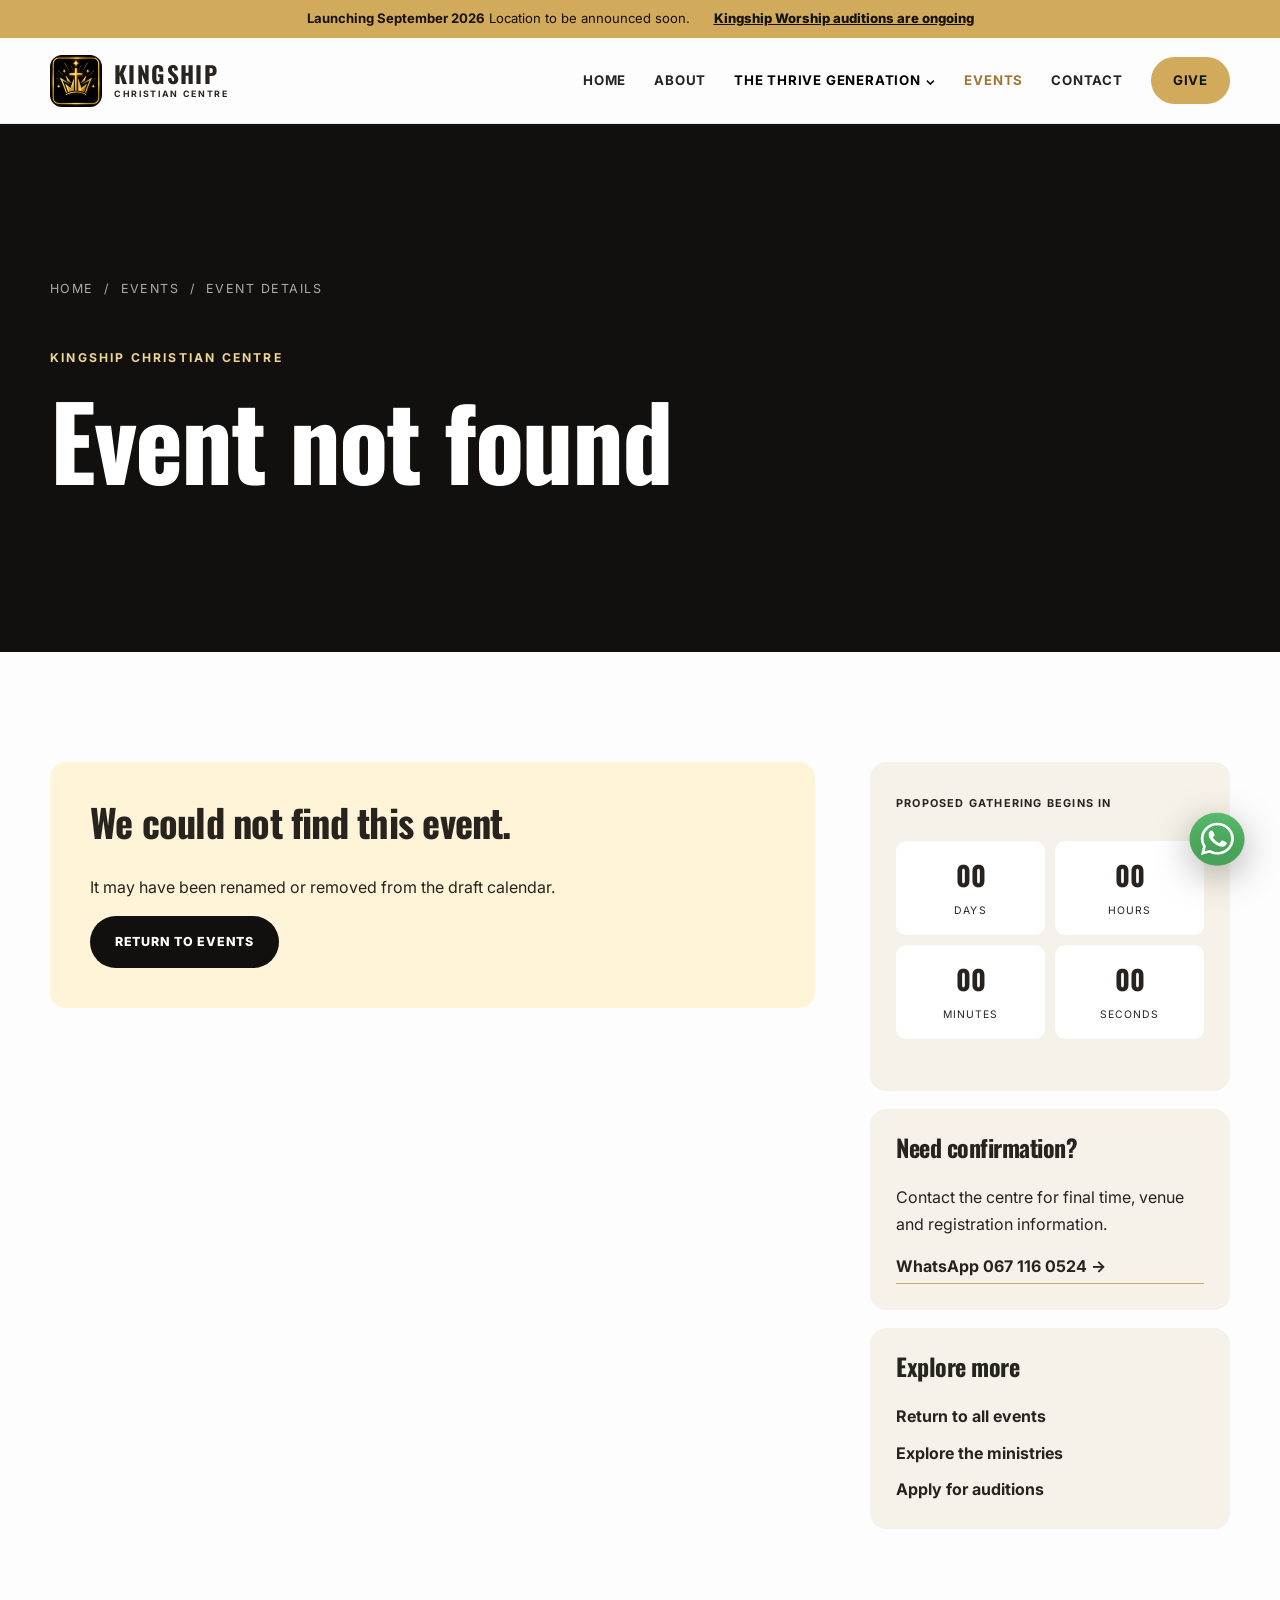
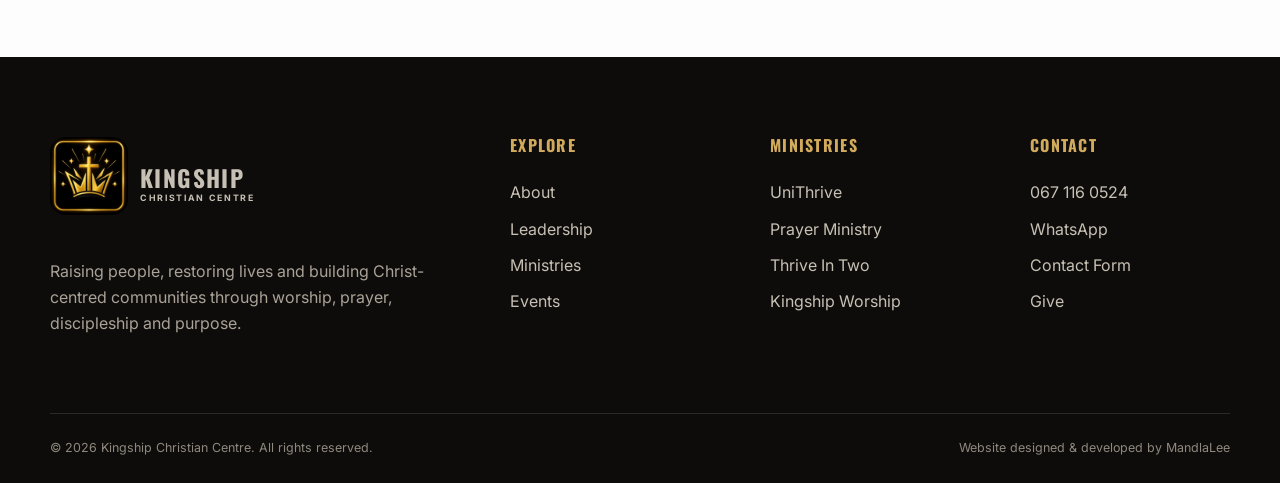
<file: event.html>
<!DOCTYPE html>
<html lang="en-ZA"><head><meta charset="utf-8"/><meta content="width=device-width, initial-scale=1" name="viewport"/><meta content="View event information for Kingship Christian Centre." name="description"/><meta content="#111111" name="theme-color"/><meta content="Event Details | Kingship Christian Centre" property="og:title"/><meta content="website" property="og:type"/><meta content="https://kingshipcentre.co.za/events.html" property="og:url"/><title>Event Details | Kingship Christian Centre</title><link href="https://fonts.googleapis.com" rel="preconnect"/><link crossorigin="" href="https://fonts.gstatic.com" rel="preconnect"/><link href="https://fonts.googleapis.com/css2?family=Inter:wght@400;500;600;700&amp;family=Oswald:wght@500;600;700&amp;display=swap" rel="stylesheet"/><link href="assets/css/variables.css" rel="stylesheet"/><link href="assets/css/base.css" rel="stylesheet"/><link href="assets/css/layout.css" rel="stylesheet"/><link href="assets/css/components.css" rel="stylesheet"/><link href="assets/css/responsive.css" rel="stylesheet"/><link href="assets/css/events.css" rel="stylesheet"/><link href="assets/css/site-assets.css" rel="stylesheet"/><link href="favicons/apple-touch-icon.png" rel="apple-touch-icon" sizes="180x180"/><link href="favicons/favicon-32x32.png" rel="icon" sizes="32x32" type="image/png"/><link href="favicons/favicon-16x16.png" rel="icon" sizes="16x16" type="image/png"/><link href="favicons/favicon.ico" rel="shortcut icon" type="image/x-icon"/><link href="site.webmanifest" rel="manifest"/></head><body><a class="skip-link" href="#main-content">Skip to main content</a>
<div class="announcement-bar"><div class="container announcement-inner"><p><strong>Launching September 2026</strong> <span>Location to be announced soon.</span></p><a href="auditions.html">Kingship Worship auditions are ongoing</a></div></div>
<header class="site-header" data-header=""><div class="container header-inner"><a class="brand" href="index.html"><img alt="Kingship Christian Centre logo" class="site-logo" sizes="52px" src="assets/images/branding/kingship-header-logo.webp" srcset="assets/images/branding/kingship-header-logo.webp 800w, assets/images/branding/kingship-header-logo-1200.webp 1200w"/><span class="brand-copy"><strong>KINGSHIP</strong><small>CHRISTIAN CENTRE</small></span></a><button aria-controls="primary-navigation" aria-expanded="false" class="nav-toggle" data-nav-toggle="" type="button"><span></span><span></span><span></span><span class="sr-only">Open navigation</span></button><nav class="primary-nav" data-nav="" id="primary-navigation"><a href="index.html">Home</a><a href="about.html">About</a><div class="nav-dropdown" data-dropdown=""><button aria-expanded="false" data-dropdown-toggle="" type="button">The Thrive Generation <span>⌄</span></button><div class="dropdown-menu"><a href="unithrive.html"><strong>UniThrive</strong><span>Campus ministry</span></a><a href="prayer-ministry.html"><strong>The Prayer Ministry</strong><span>Prayer, revival and intercession</span></a><a href="thrive-in-two.html"><strong>Thrive In Two</strong><span>Marriage and relationships</span></a><a href="kingship-worship.html"><strong>Kingship Worship</strong><span>Worship and creative ministry</span></a></div></div><a class="active" href="events.html">Events</a><a href="contact.html">Contact</a><a class="give-link" href="give.html">Give</a></nav></div></header><main id="main-content"><section class="event-detail-hero"><div class="container"><div class="breadcrumb"><a href="index.html">Home</a><span>/</span><a href="events.html">Events</a><span>/</span><span>Event Details</span></div><p class="eyebrow light" id="detail-ministry">Kingship Christian Centre</p><h1 id="detail-title">Loading event…</h1><p class="detail-theme" id="detail-theme"></p></div></section><section class="section"><div class="container event-detail-layout"><article class="event-detail-main"><div class="detail-status" id="detail-status">Draft</div><div class="detail-summary"><div><span>Date</span><strong id="detail-date">—</strong></div><div><span>Proposed time</span><strong id="detail-time">—</strong></div><div><span>Location</span><strong id="detail-location">—</strong></div></div><h2>About this gathering</h2><p id="detail-description"></p><div class="event-note"><strong>Please note</strong><p>This listing belongs to the working September–December 2026 ministry calendar. Confirm details with Kingship Christian Centre before making travel arrangements.</p></div><div class="detail-actions"><button class="btn btn-gold" id="download-ics" type="button">Add to Calendar</button><a class="btn btn-dark" id="share-whatsapp" rel="noopener" target="_blank">Share on WhatsApp</a></div></article><aside class="event-detail-aside"><div class="countdown-card"><span>Proposed gathering begins in</span><div class="countdown" id="detail-countdown"><div><strong data-days="">00</strong><small>Days</small></div><div><strong data-hours="">00</strong><small>Hours</small></div><div><strong data-minutes="">00</strong><small>Minutes</small></div><div><strong data-seconds="">00</strong><small>Seconds</small></div></div></div><div class="aside-card"><h3>Need confirmation?</h3><p>Contact the centre for final time, venue and registration information.</p><a class="text-link" href="https://wa.me/27671160524" rel="noopener" target="_blank">WhatsApp 067 116 0524 →</a></div><div class="aside-card"><h3>Explore more</h3><a href="events.html">Return to all events</a><a href="ministries.html">Explore the ministries</a><a href="auditions.html">Apply for auditions</a></div></aside></div></section></main><footer class="site-footer"><div class="container footer-grid"><div class="footer-brand"><a class="brand brand-light" href="index.html"><img alt="Kingship Christian Centre" class="footer-supplied-logo" sizes="78px" src="assets/images/branding/kingship-footer-logo.webp" srcset="assets/images/branding/kingship-footer-logo.webp 800w, assets/images/branding/kingship-footer-logo-1200.webp 1200w"/><span class="brand-copy"><strong>KINGSHIP</strong><small>CHRISTIAN CENTRE</small></span></a><p>Raising people, restoring lives and building Christ-centred communities through worship, prayer, discipleship and purpose.</p></div><div><h3>Explore</h3><a href="about.html">About</a><a href="leadership.html">Leadership</a><a href="ministries.html">Ministries</a><a href="events.html">Events</a></div><div><h3>Ministries</h3><a href="unithrive.html">UniThrive</a><a href="prayer-ministry.html">Prayer Ministry</a><a href="thrive-in-two.html">Thrive In Two</a><a href="kingship-worship.html">Kingship Worship</a></div><div><h3>Contact</h3><a href="tel:+27671160524">067 116 0524</a><a href="https://wa.me/27671160524">WhatsApp</a><a href="contact.html">Contact Form</a><a href="give.html">Give</a></div></div><div class="container footer-bottom"><p>© 2026 Kingship Christian Centre. All rights reserved.</p><p>Website designed &amp; developed by <a href="https://mandlalee.co.za">MandlaLee</a></p></div></footer><script src="assets/js/navigation.js"></script><script src="assets/data/ministry-colours.js"></script><script src="assets/data/events-2026.js"></script><script src="assets/js/countdown.js"></script><script src="assets/js/event-detail.js"></script><a aria-label="Chat with Kingship Christian Centre on WhatsApp" class="whatsapp-float" href="https://wa.me/27671160524" rel="noopener noreferrer" target="_blank" title="Chat with us on WhatsApp"><img alt="" aria-hidden="true" src="assets/images/branding/whatsapp-button.png"/></a></body></html>
</file>
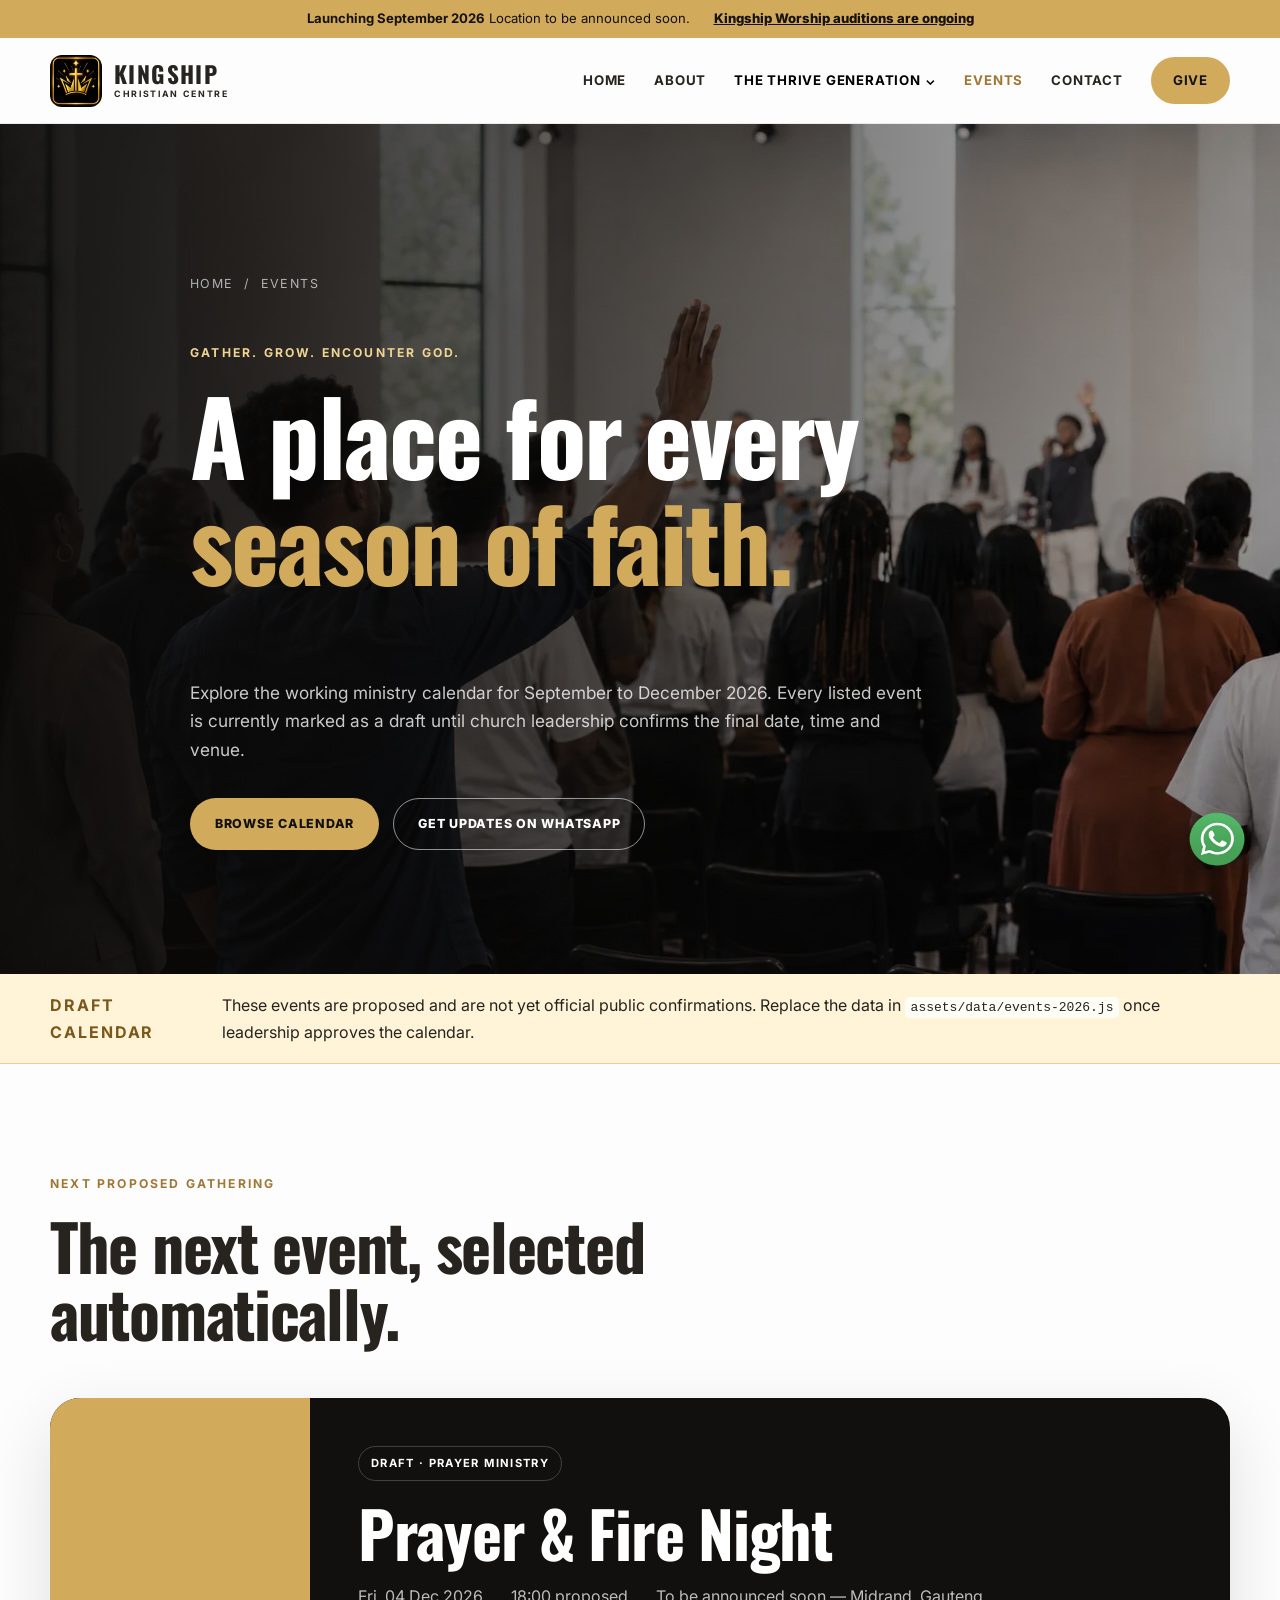
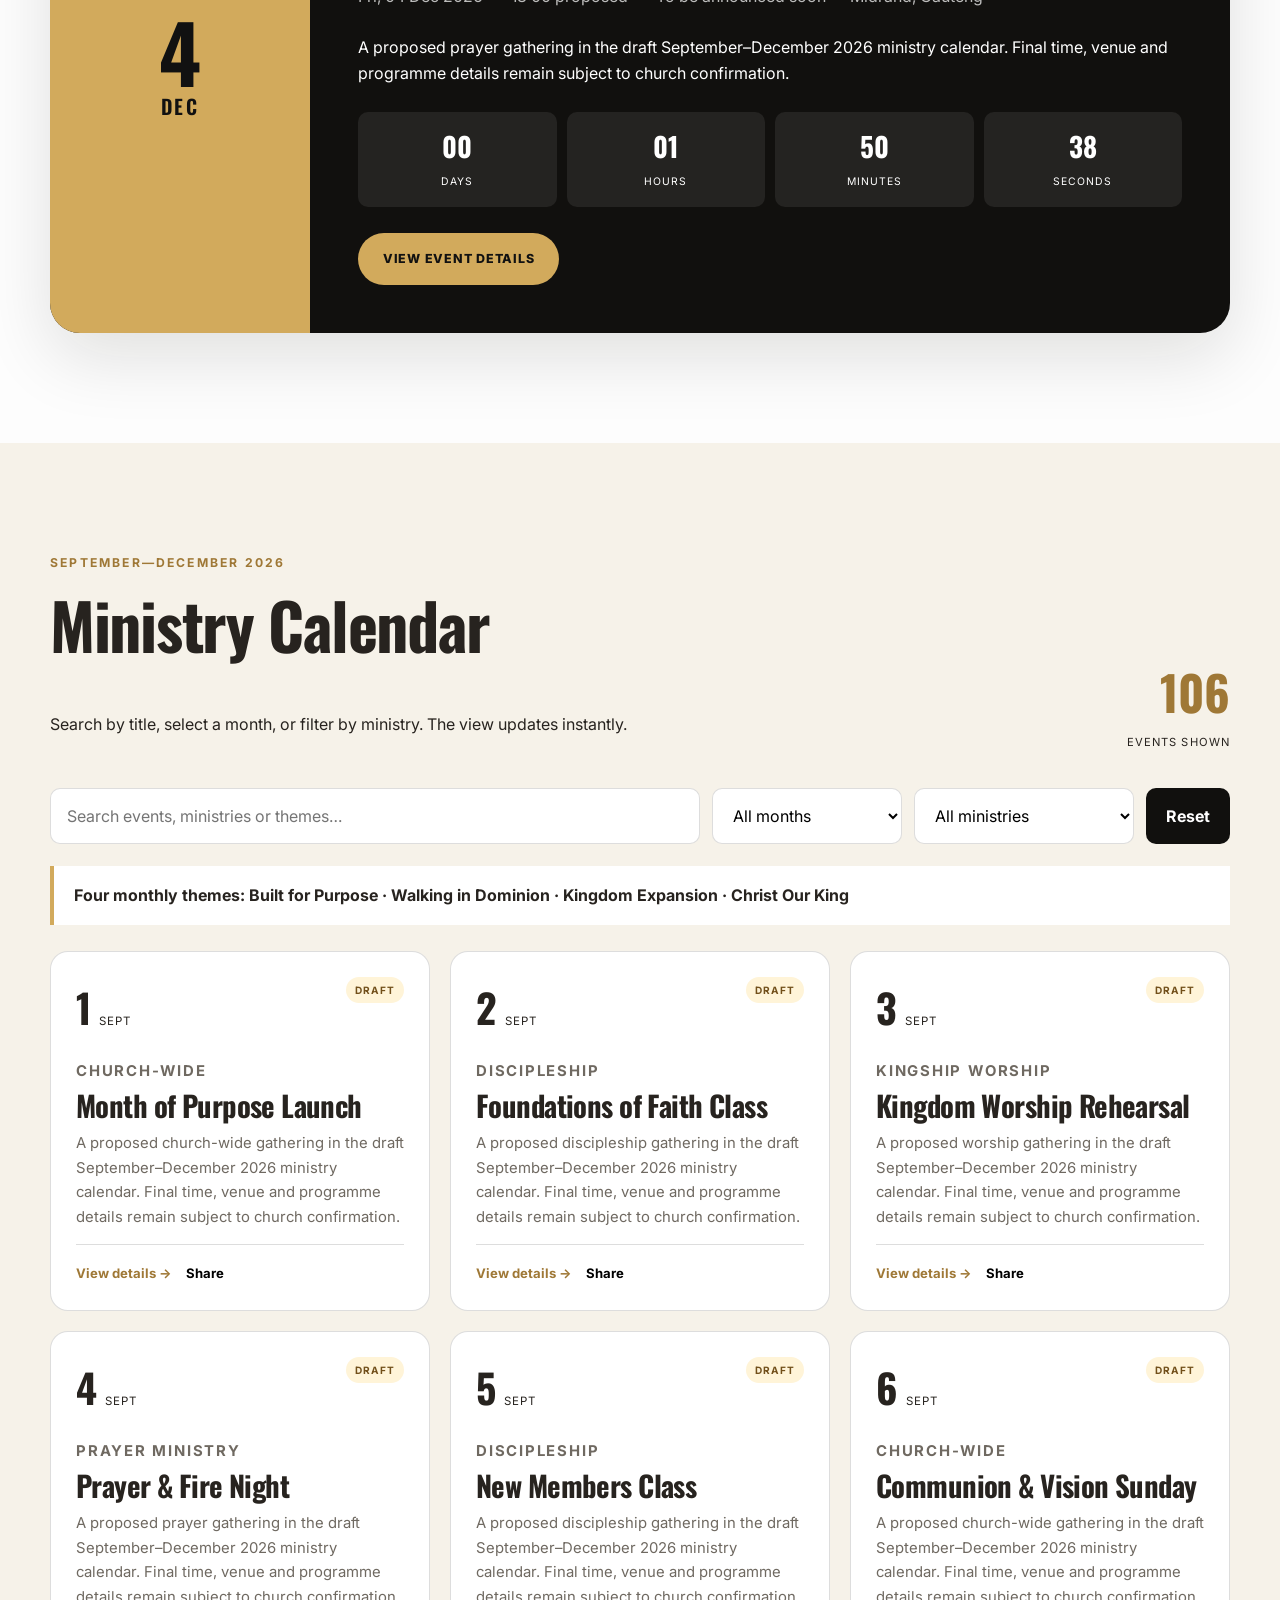
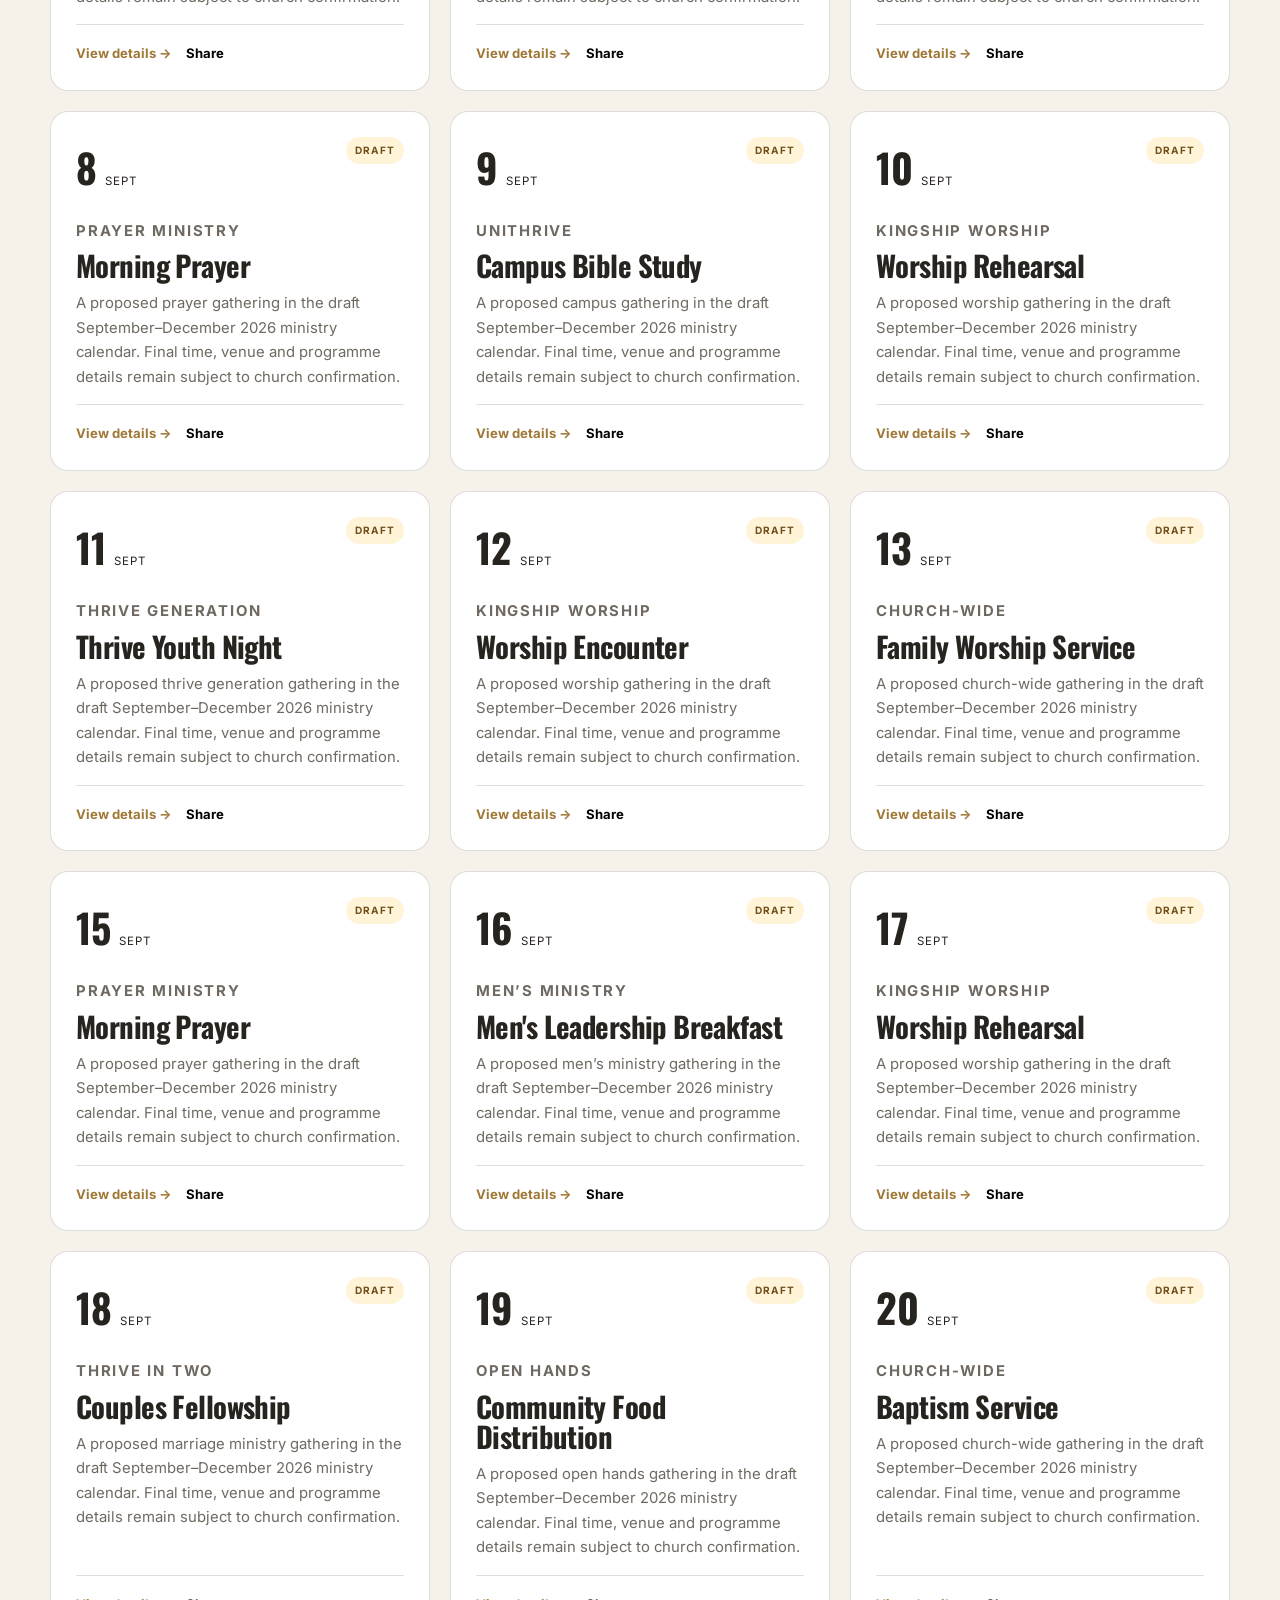
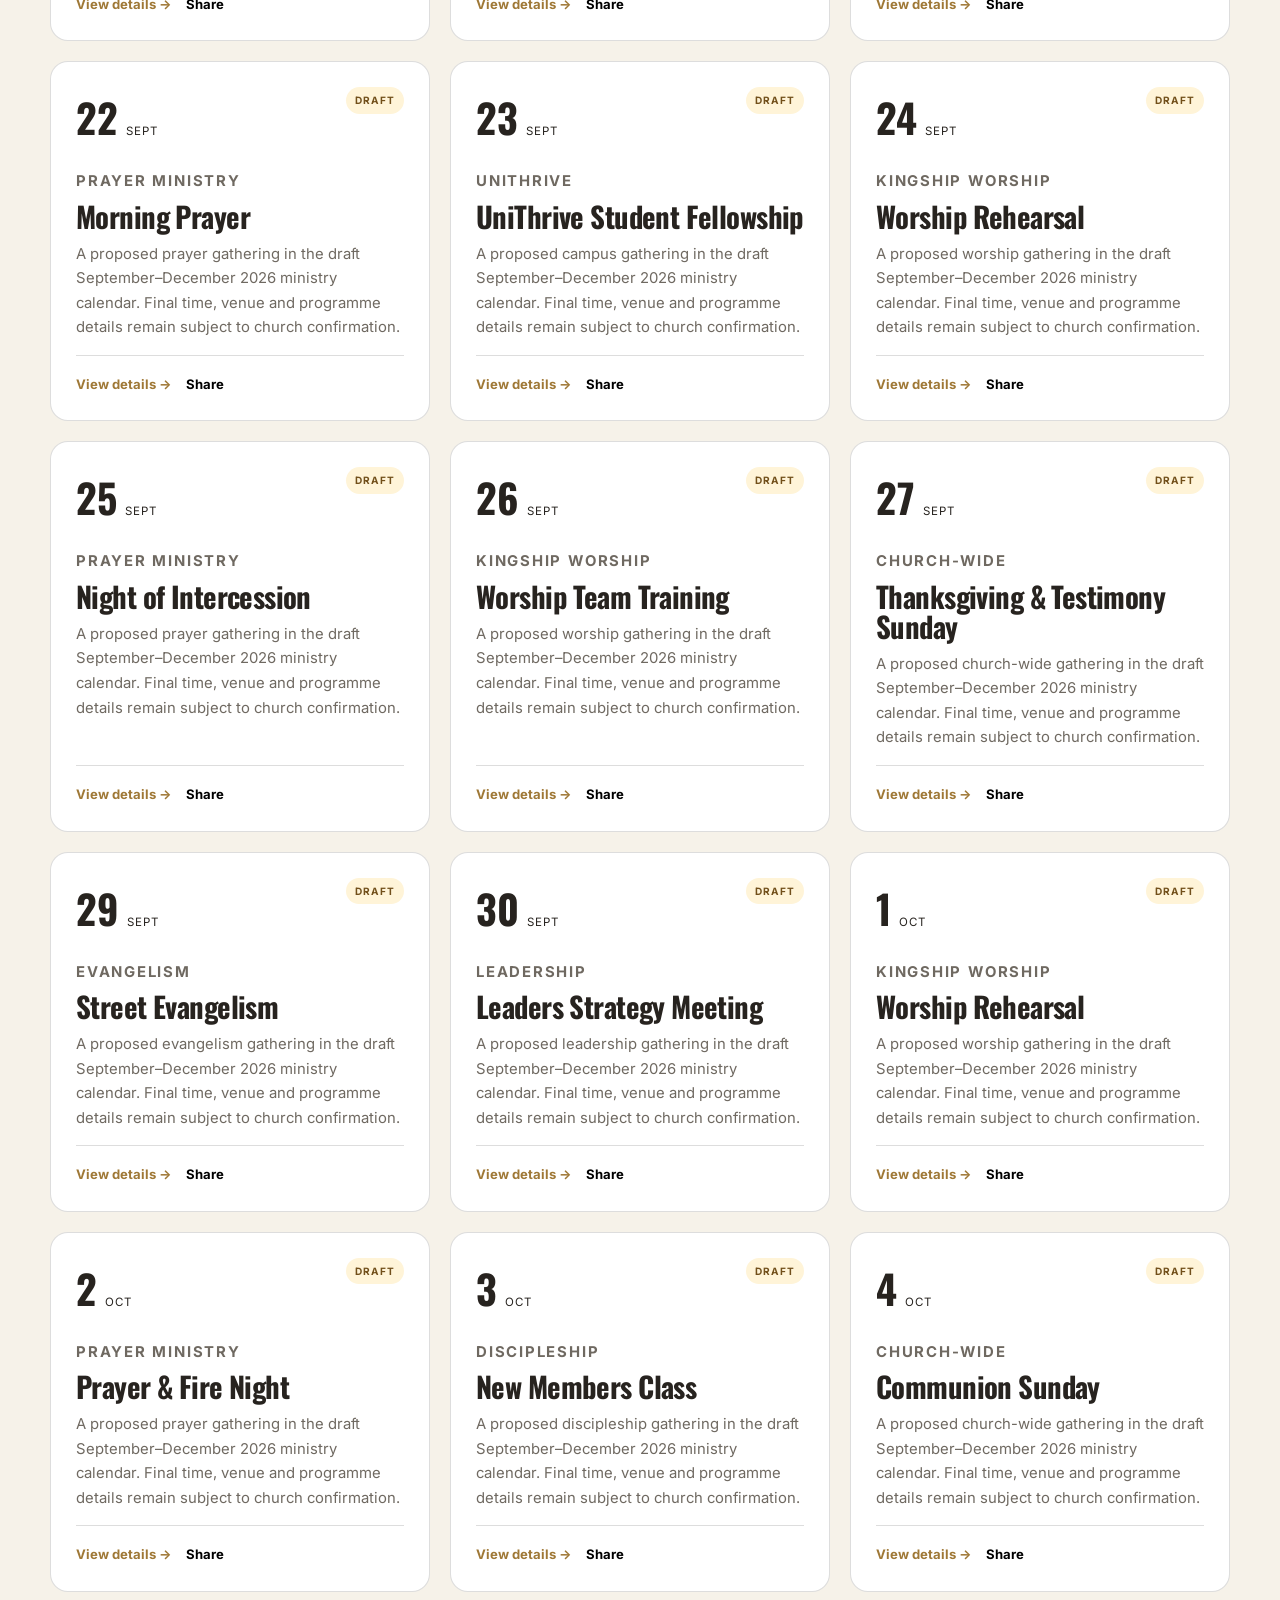
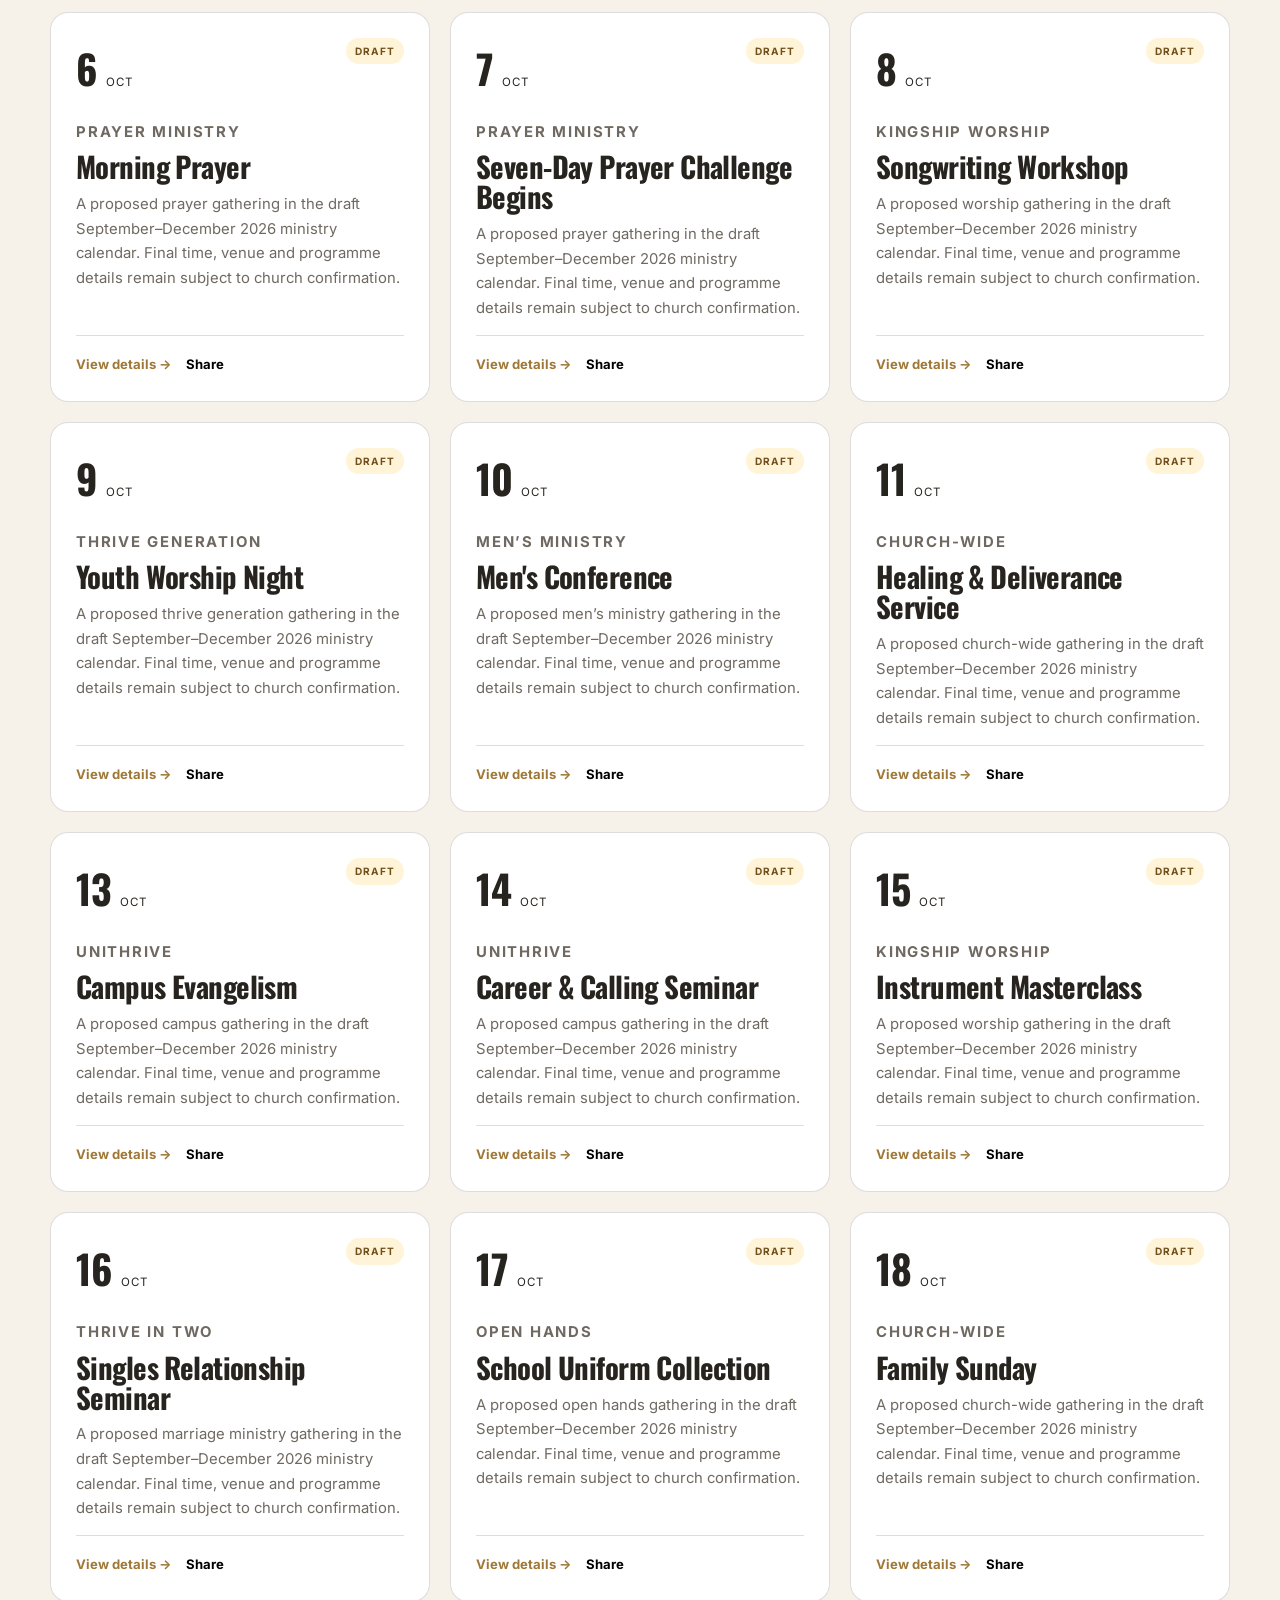
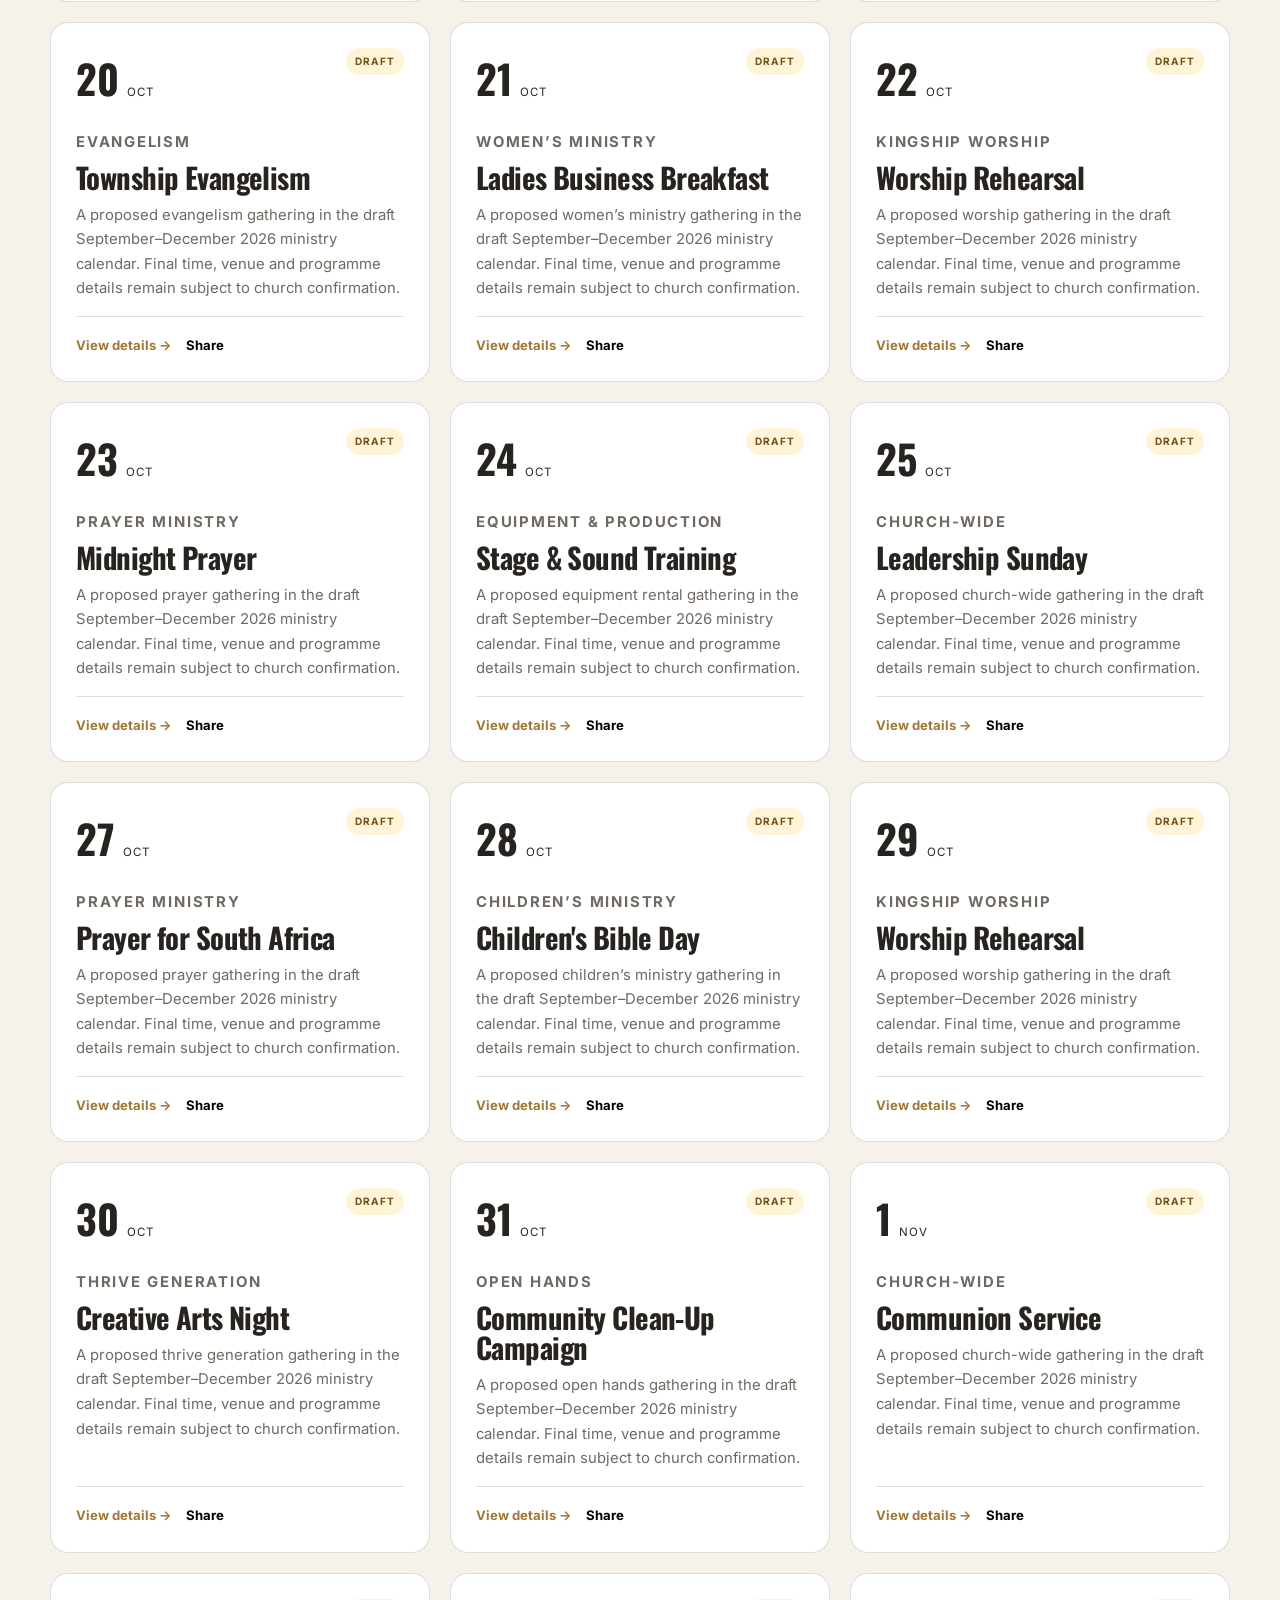
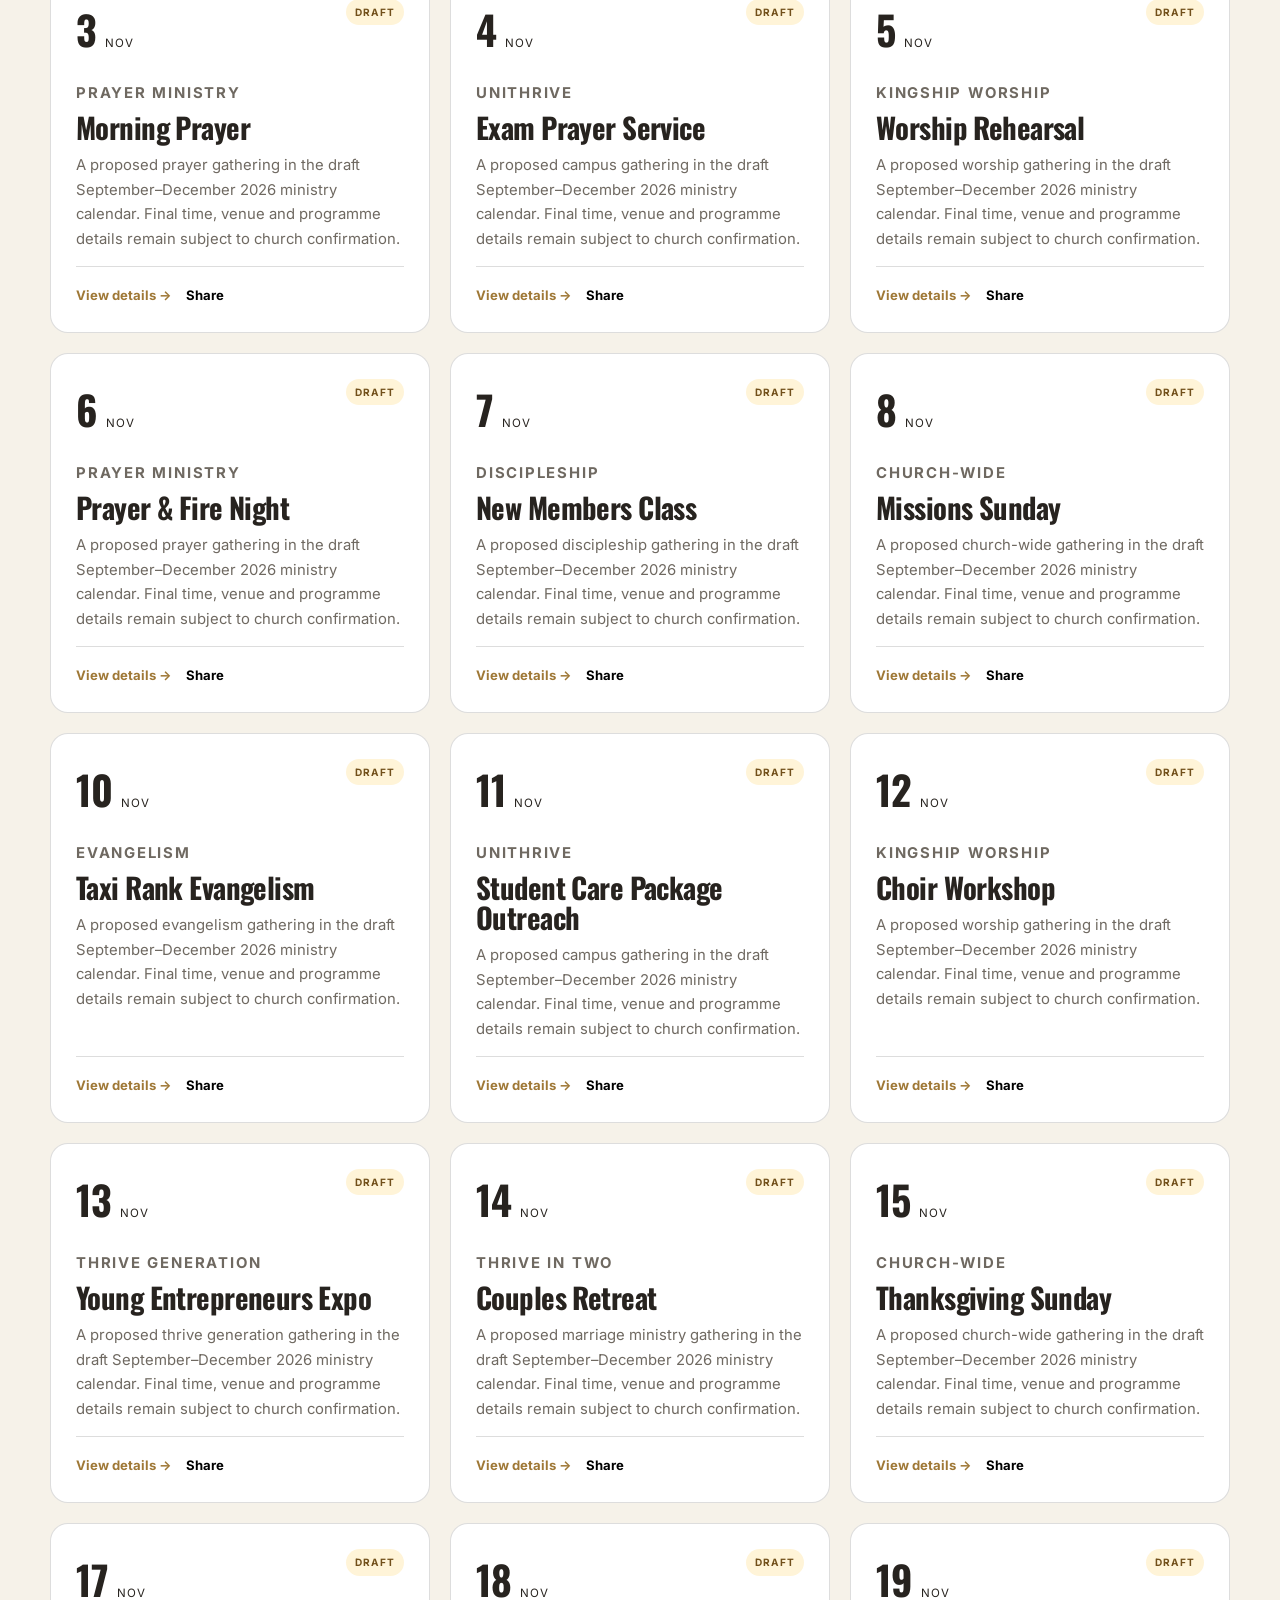
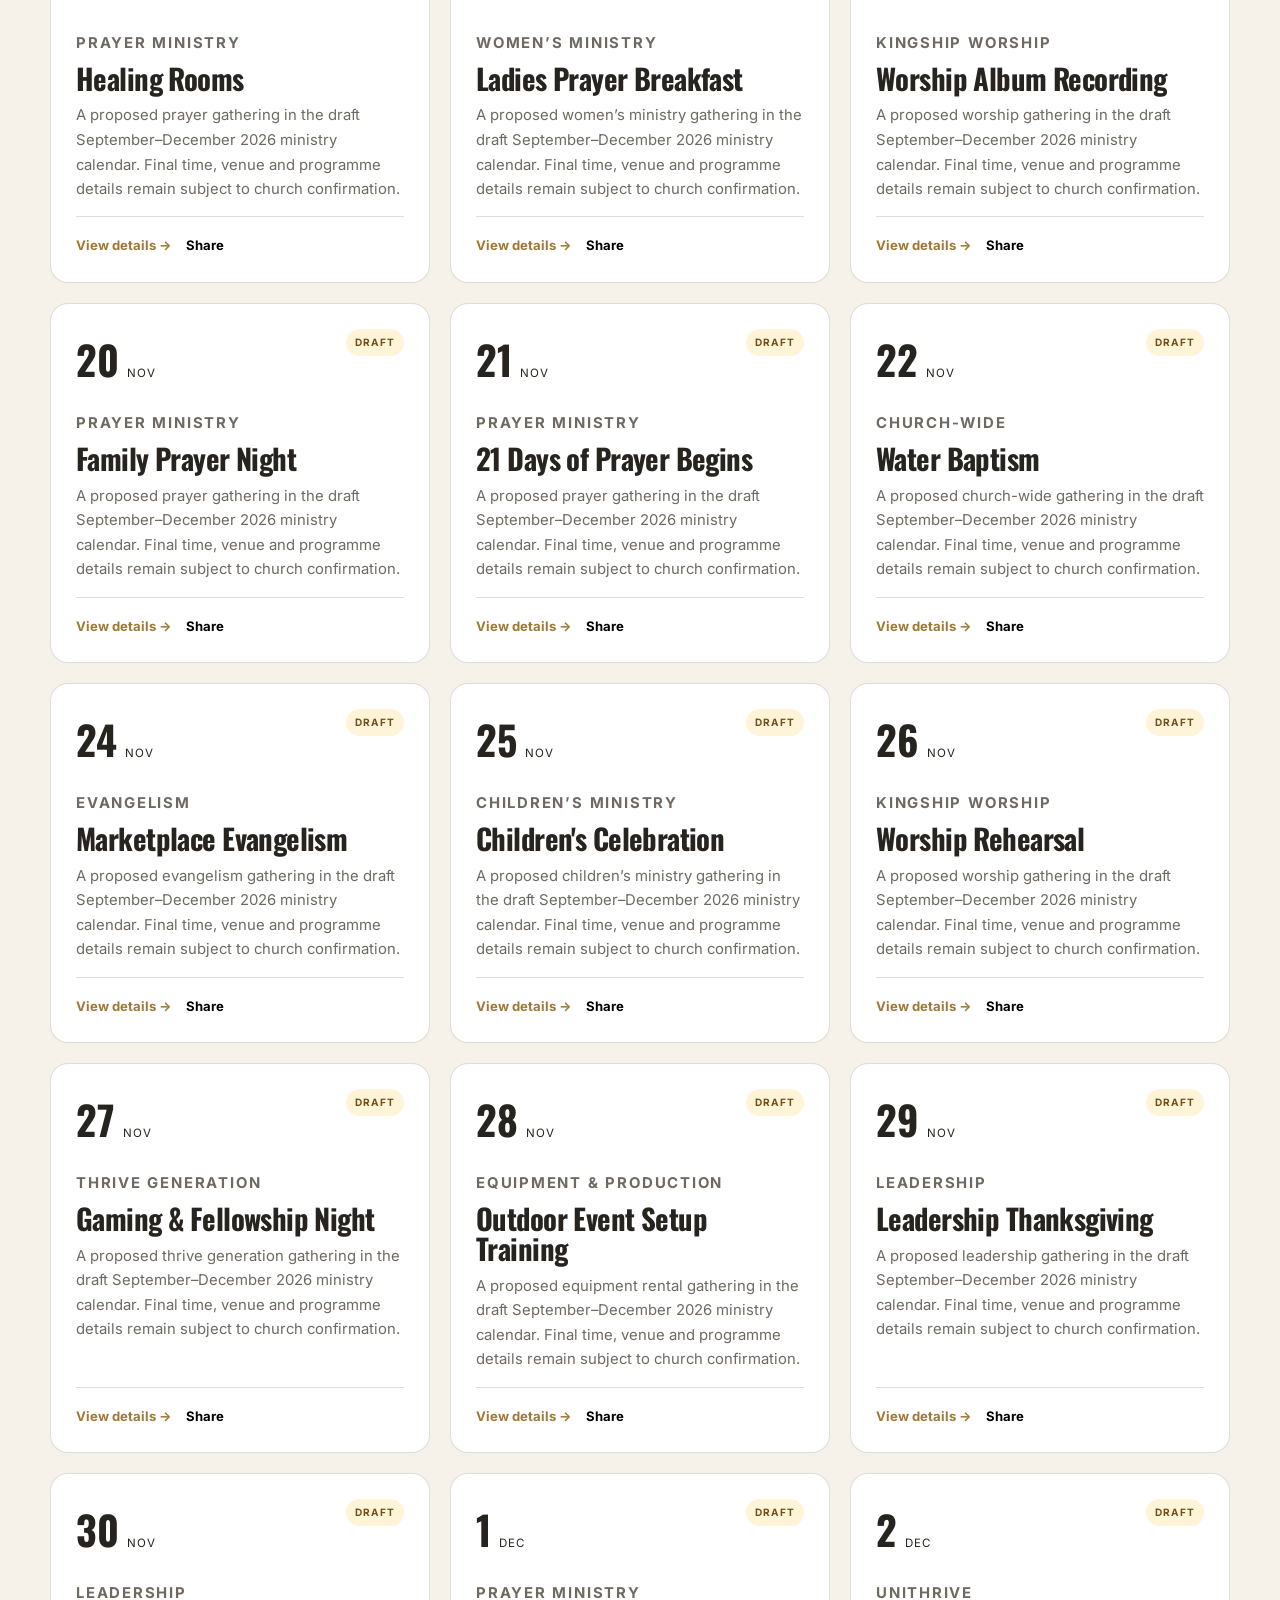
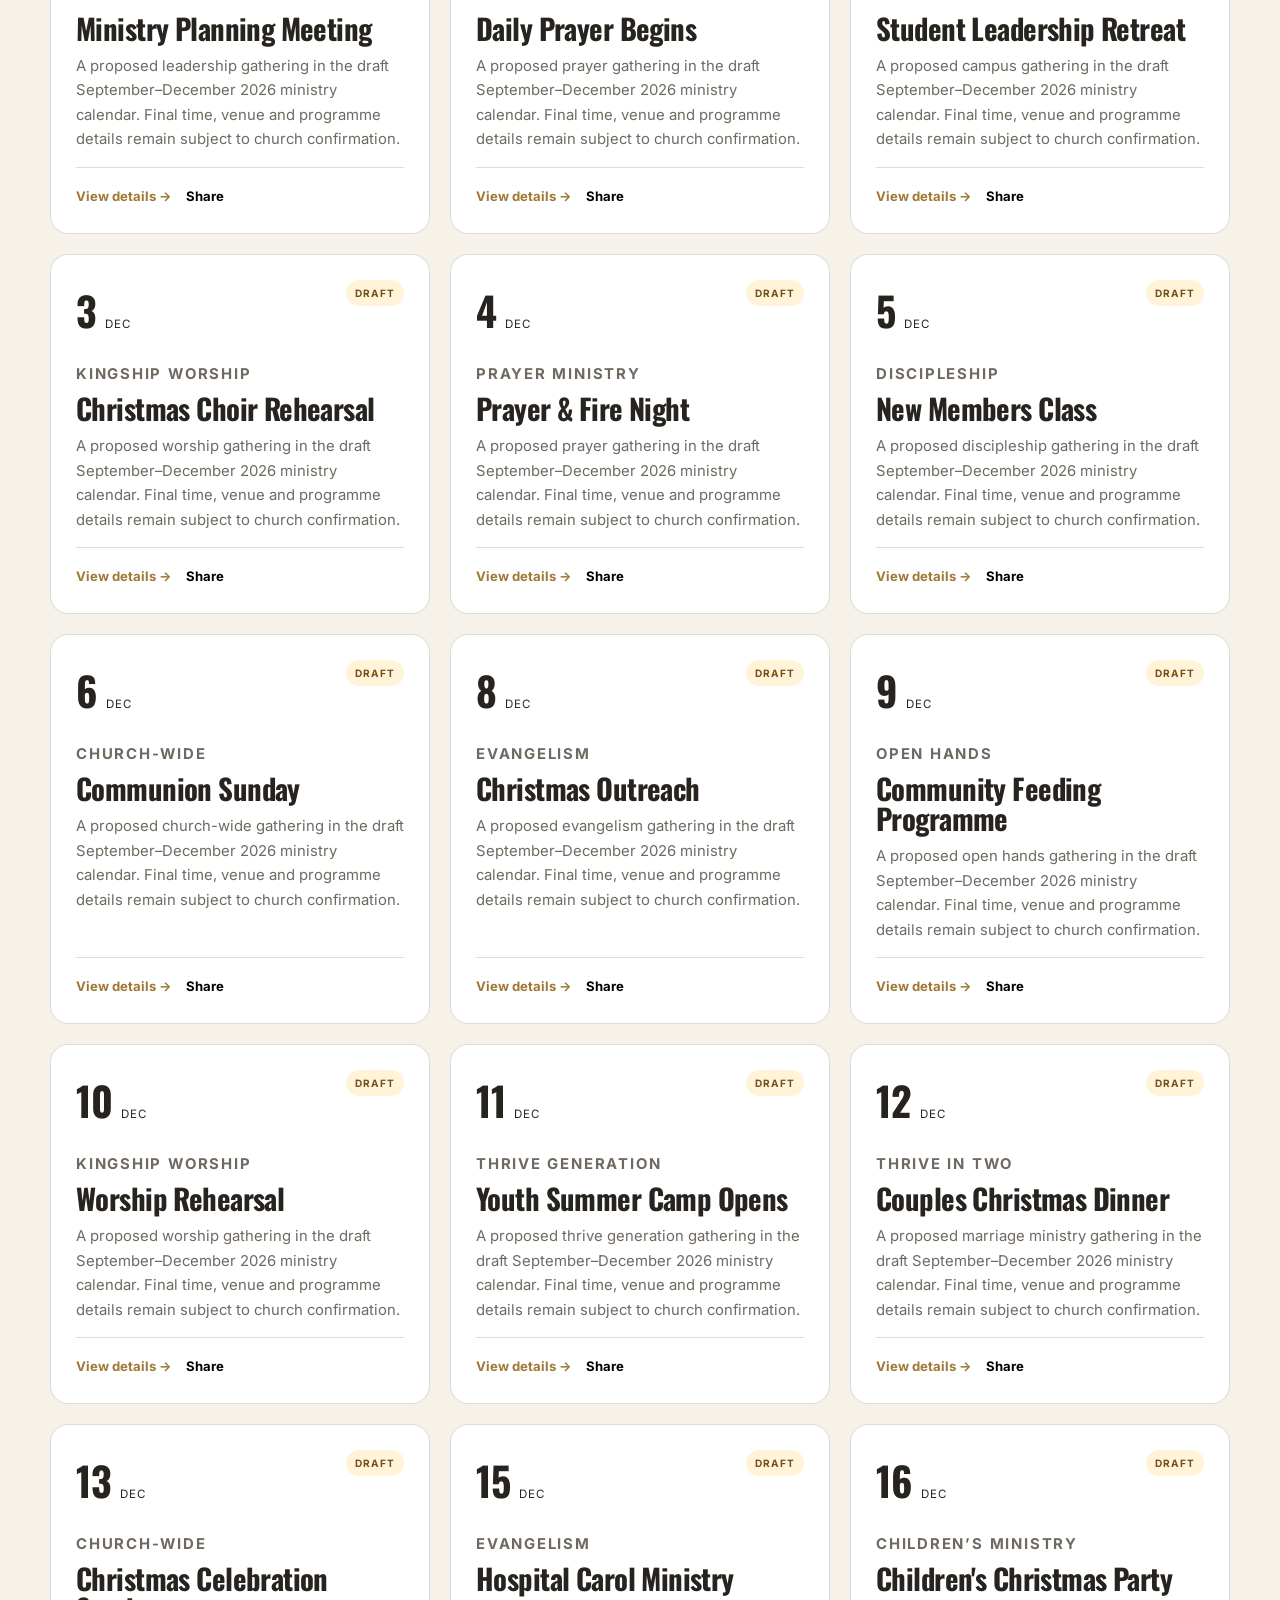
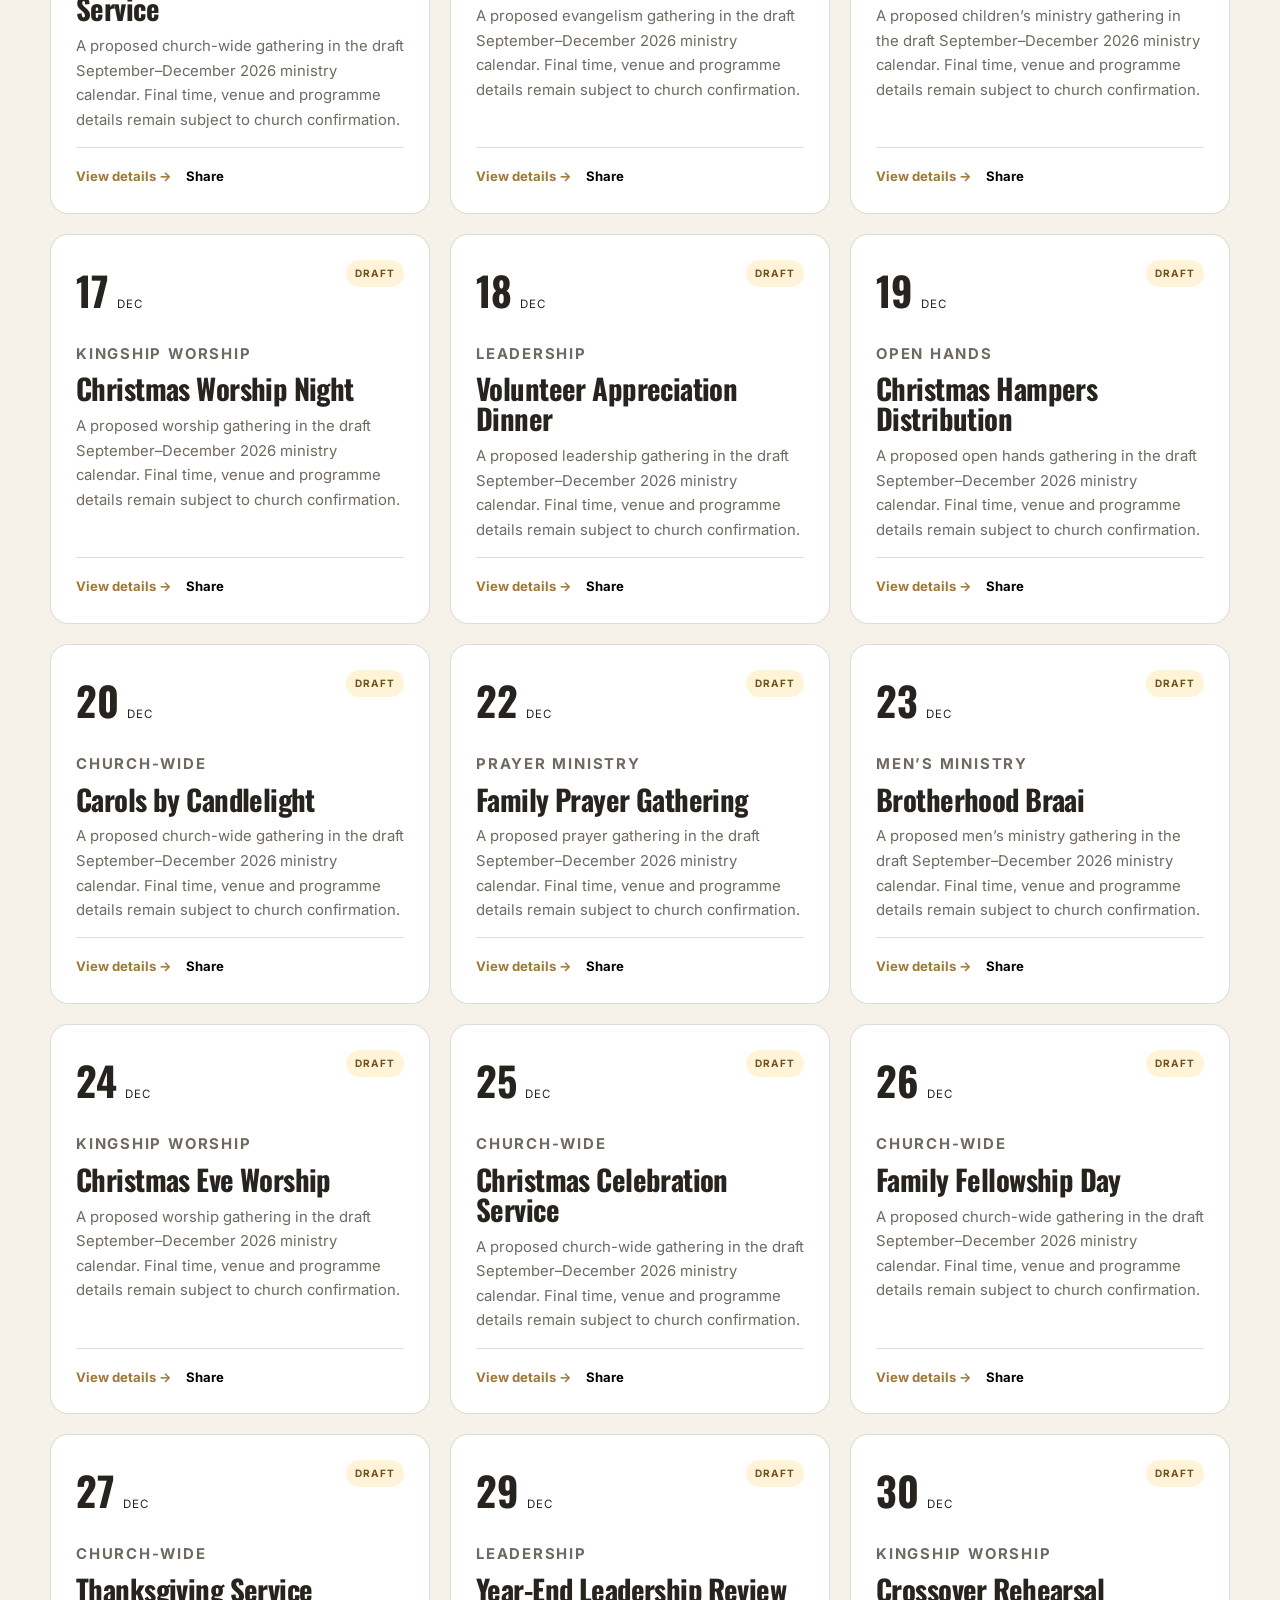
<file: events.html>
<!DOCTYPE html>
<html lang="en-ZA"><head><meta charset="utf-8"/><meta content="width=device-width, initial-scale=1" name="viewport"/><meta content="Explore the draft September–December 2026 ministry calendar for Kingship Christian Centre." name="description"/><meta content="#111111" name="theme-color"/><meta content="Events | Kingship Christian Centre" property="og:title"/><meta content="website" property="og:type"/><meta content="https://kingshipcentre.co.za/events.html" property="og:url"/><title>Events | Kingship Christian Centre</title><link href="https://fonts.googleapis.com" rel="preconnect"/><link crossorigin="" href="https://fonts.gstatic.com" rel="preconnect"/><link href="https://fonts.googleapis.com/css2?family=Inter:wght@400;500;600;700&amp;family=Oswald:wght@500;600;700&amp;display=swap" rel="stylesheet"/><link href="assets/css/variables.css" rel="stylesheet"/><link href="assets/css/base.css" rel="stylesheet"/><link href="assets/css/layout.css" rel="stylesheet"/><link href="assets/css/components.css" rel="stylesheet"/><link href="assets/css/responsive.css" rel="stylesheet"/><link href="assets/css/events.css" rel="stylesheet"/><link href="assets/css/site-assets.css" rel="stylesheet"/><link href="favicons/apple-touch-icon.png" rel="apple-touch-icon" sizes="180x180"/><link href="favicons/favicon-32x32.png" rel="icon" sizes="32x32" type="image/png"/><link href="favicons/favicon-16x16.png" rel="icon" sizes="16x16" type="image/png"/><link href="favicons/favicon.ico" rel="shortcut icon" type="image/x-icon"/><link href="site.webmanifest" rel="manifest"/></head><body><a class="skip-link" href="#main-content">Skip to main content</a>
<div class="announcement-bar"><div class="container announcement-inner"><p><strong>Launching September 2026</strong> <span>Location to be announced soon.</span></p><a href="auditions.html">Kingship Worship auditions are ongoing</a></div></div>
<header class="site-header" data-header=""><div class="container header-inner"><a class="brand" href="index.html"><img alt="Kingship Christian Centre logo" class="site-logo" sizes="52px" src="assets/images/branding/kingship-header-logo.webp" srcset="assets/images/branding/kingship-header-logo.webp 800w, assets/images/branding/kingship-header-logo-1200.webp 1200w"/><span class="brand-copy"><strong>KINGSHIP</strong><small>CHRISTIAN CENTRE</small></span></a><button aria-controls="primary-navigation" aria-expanded="false" class="nav-toggle" data-nav-toggle="" type="button"><span></span><span></span><span></span><span class="sr-only">Open navigation</span></button><nav class="primary-nav" data-nav="" id="primary-navigation"><a href="index.html">Home</a><a href="about.html">About</a><div class="nav-dropdown" data-dropdown=""><button aria-expanded="false" data-dropdown-toggle="" type="button">The Thrive Generation <span>⌄</span></button><div class="dropdown-menu"><a href="unithrive.html"><strong>UniThrive</strong><span>Campus ministry</span></a><a href="prayer-ministry.html"><strong>The Prayer Ministry</strong><span>Prayer, revival and intercession</span></a><a href="thrive-in-two.html"><strong>Thrive In Two</strong><span>Marriage and relationships</span></a><a href="kingship-worship.html"><strong>Kingship Worship</strong><span>Worship and creative ministry</span></a></div></div><a class="active" href="events.html">Events</a><a href="contact.html">Contact</a><a class="give-link" href="give.html">Give</a></nav></div></header><main id="main-content">
<section class="events-hero"><div class="events-hero-overlay"></div><div class="container events-hero-content"><div class="breadcrumb"><a href="index.html">Home</a><span>/</span><span>Events</span></div><p class="eyebrow light">Gather. Grow. Encounter God.</p><h1>A place for every<br/><span>season of faith.</span></h1><p>Explore the working ministry calendar for September to December 2026. Every listed event is currently marked as a draft until church leadership confirms the final date, time and venue.</p><div class="hero-actions"><a class="btn btn-gold" href="#calendar">Browse Calendar</a><a class="btn btn-ghost" href="https://wa.me/27671160524?text=Hello%20Kingship%20Christian%20Centre%2C%20please%20notify%20me%20when%20the%20events%20calendar%20is%20confirmed." rel="noopener" target="_blank">Get Updates on WhatsApp</a></div></div></section>
<section class="draft-notice"><div class="container draft-notice-inner"><strong>Draft calendar</strong><p>These events are proposed and are not yet official public confirmations. Replace the data in <code>assets/data/events-2026.js</code> once leadership approves the calendar.</p></div></section>
<section class="section featured-event-section"><div class="container"><div class="section-heading"><p class="eyebrow">Next Proposed Gathering</p><h2>The next event, selected automatically.</h2></div><div class="featured-event" id="featured-event"><div class="featured-event-loading">Loading the next event…</div></div></div></section>
<section class="section soft-section" id="calendar"><div class="container"><div class="calendar-heading"><div><p class="eyebrow">September—December 2026</p><h2>Ministry Calendar</h2><p>Search by title, select a month, or filter by ministry. The view updates instantly.</p></div><div class="calendar-count"><strong id="visible-count">0</strong><span>events shown</span></div></div><div class="event-controls"><label class="search-field"><span class="sr-only">Search events</span><input id="event-search" placeholder="Search events, ministries or themes…" type="search"/></label><select aria-label="Filter by month" id="month-filter"><option value="all">All months</option><option value="09">September</option><option value="10">October</option><option value="11">November</option><option value="12">December</option></select><select aria-label="Filter by ministry" id="ministry-filter"><option value="all">All ministries</option></select><button class="filter-reset" id="reset-filters" type="button">Reset</button></div><div class="month-theme" id="active-theme"></div><div class="events-grid" id="events-grid"></div><div class="empty-state" hidden="" id="empty-state"><h3>No events found</h3><p>Try a different month, ministry or search term.</p></div></div></section>
<section class="section recurring-section"><div class="container"><div class="section-heading centered"><p class="eyebrow">Weekly Rhythm</p><h2>Growing together throughout the week.</h2><p>These recurring activities are placeholders and may change when the final church programme is confirmed.</p></div><div class="recurring-grid" id="recurring-grid"></div></div></section>
<section class="section calendar-help"><div class="container help-grid"><div><p class="eyebrow">Never Miss A Gathering</p><h2>Save an event. Share it. Bring someone with you.</h2><p>Each event card includes a detail page, WhatsApp sharing and a downloadable calendar file generated in the browser. Final venue details will appear after confirmation.</p></div><div class="help-cards"><article><span>01</span><h3>Open details</h3><p>View the full date, ministry, proposed time, venue status and event description.</p></article><article><span>02</span><h3>Add to calendar</h3><p>Download an ICS file for Apple Calendar, Google Calendar and compatible calendar apps.</p></article><article><span>03</span><h3>Share on WhatsApp</h3><p>Invite friends and family with a ready-made event message and website link.</p></article></div></div></section>
<section class="contact-strip"><div class="container contact-strip-inner"><div><p class="eyebrow">Launching September 2026</p><h2>Location to be announced soon.</h2><p>Follow Kingship Christian Centre or message us to receive confirmed launch and event information.</p></div><div class="contact-actions"><a class="btn btn-dark" href="https://wa.me/27671160524" rel="noopener" target="_blank">WhatsApp Us</a><a class="btn btn-light" href="contact.html">Contact the Centre</a></div></div></section>
</main><footer class="site-footer"><div class="container footer-grid"><div class="footer-brand"><a class="brand brand-light" href="index.html"><img alt="Kingship Christian Centre" class="footer-supplied-logo" sizes="78px" src="assets/images/branding/kingship-footer-logo.webp" srcset="assets/images/branding/kingship-footer-logo.webp 800w, assets/images/branding/kingship-footer-logo-1200.webp 1200w"/><span class="brand-copy"><strong>KINGSHIP</strong><small>CHRISTIAN CENTRE</small></span></a><p>Raising people, restoring lives and building Christ-centred communities through worship, prayer, discipleship and purpose.</p></div><div><h3>Explore</h3><a href="about.html">About</a><a href="leadership.html">Leadership</a><a href="ministries.html">Ministries</a><a href="events.html">Events</a></div><div><h3>Ministries</h3><a href="unithrive.html">UniThrive</a><a href="prayer-ministry.html">Prayer Ministry</a><a href="thrive-in-two.html">Thrive In Two</a><a href="kingship-worship.html">Kingship Worship</a></div><div><h3>Contact</h3><a href="tel:+27671160524">067 116 0524</a><a href="https://wa.me/27671160524">WhatsApp</a><a href="contact.html">Contact Form</a><a href="give.html">Give</a></div></div><div class="container footer-bottom"><p>© 2026 Kingship Christian Centre. All rights reserved.</p><p>Website designed &amp; developed by <a href="https://mandlalee.co.za">MandlaLee</a></p></div></footer><script src="assets/js/navigation.js"></script><script src="assets/data/ministry-colours.js"></script><script src="assets/data/recurring-events.js"></script><script src="assets/data/events-2026.js"></script><script src="assets/js/countdown.js"></script><script src="assets/js/calendar.js"></script><script src="assets/js/event-filters.js"></script><script src="assets/js/events.js"></script><a aria-label="Chat with Kingship Christian Centre on WhatsApp" class="whatsapp-float" href="https://wa.me/27671160524" rel="noopener noreferrer" target="_blank" title="Chat with us on WhatsApp"><img alt="" aria-hidden="true" src="assets/images/branding/whatsapp-button.png"/></a></body></html>
</file>
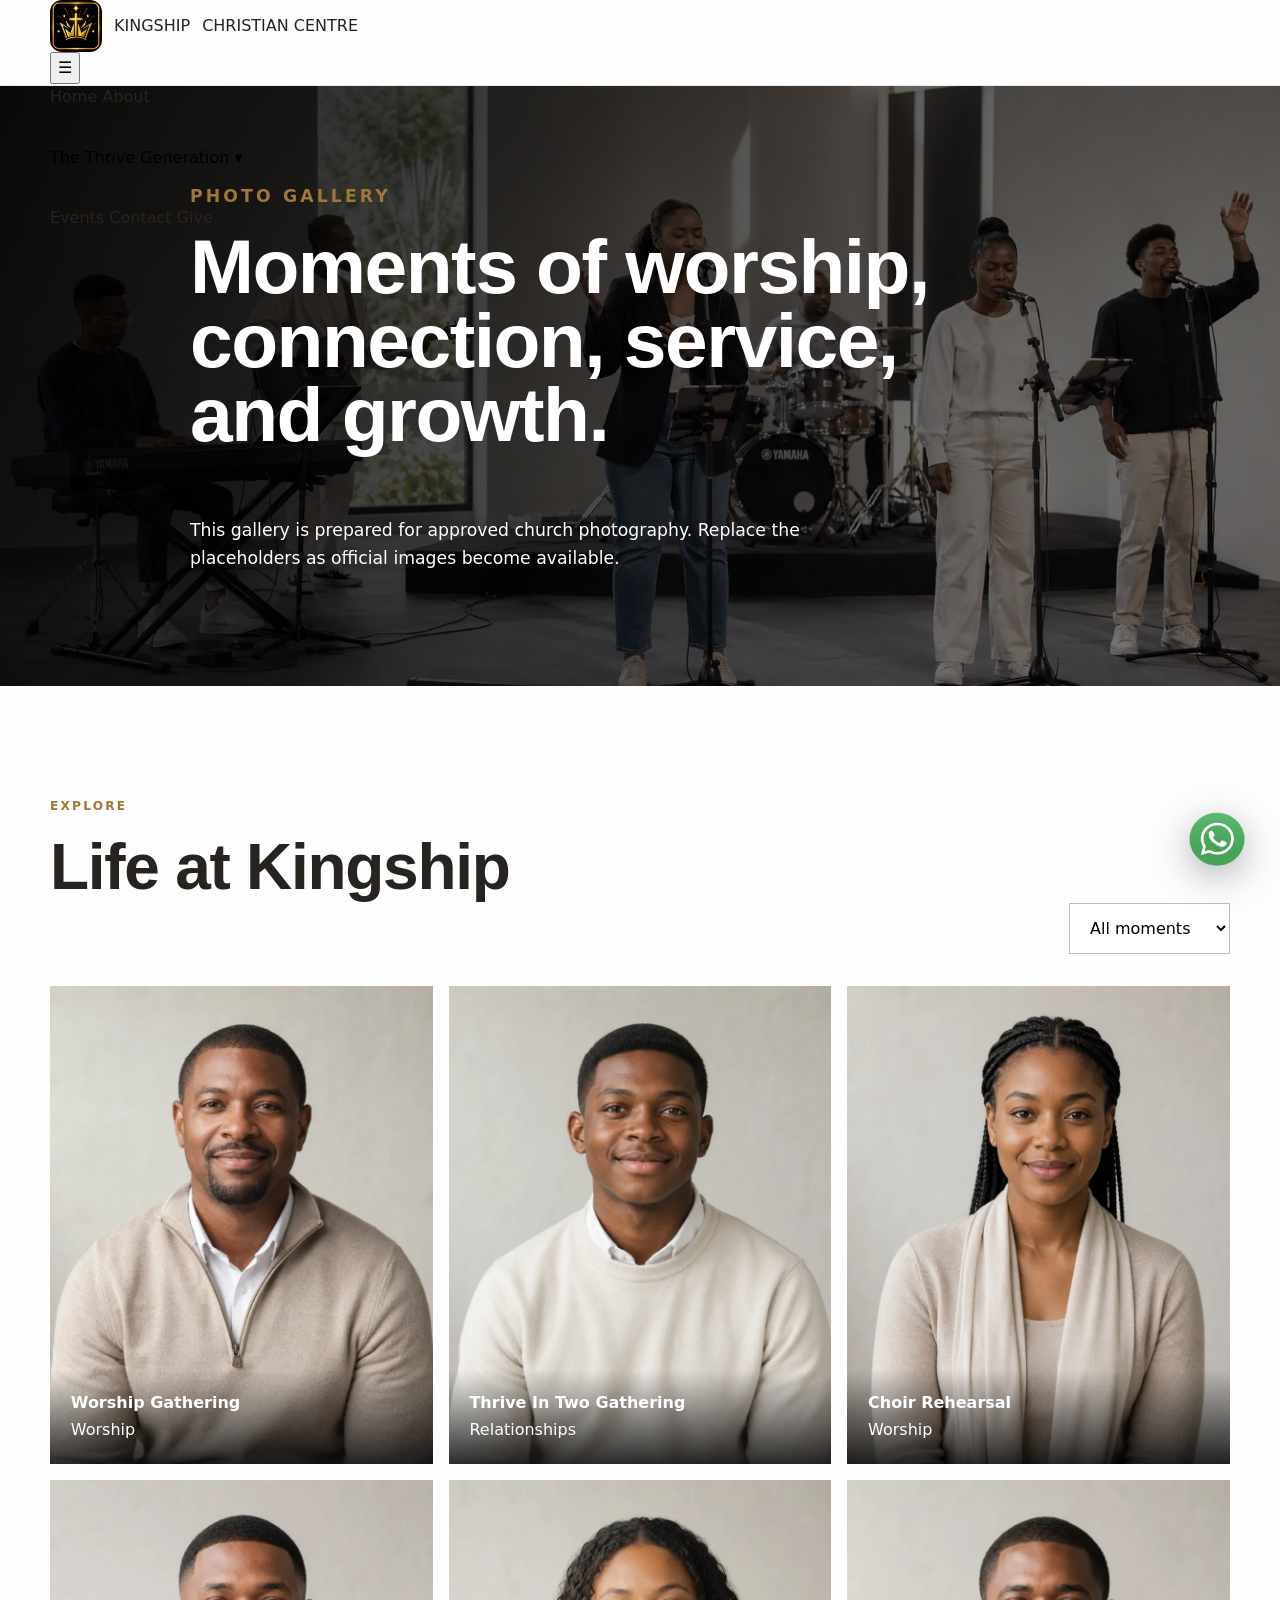
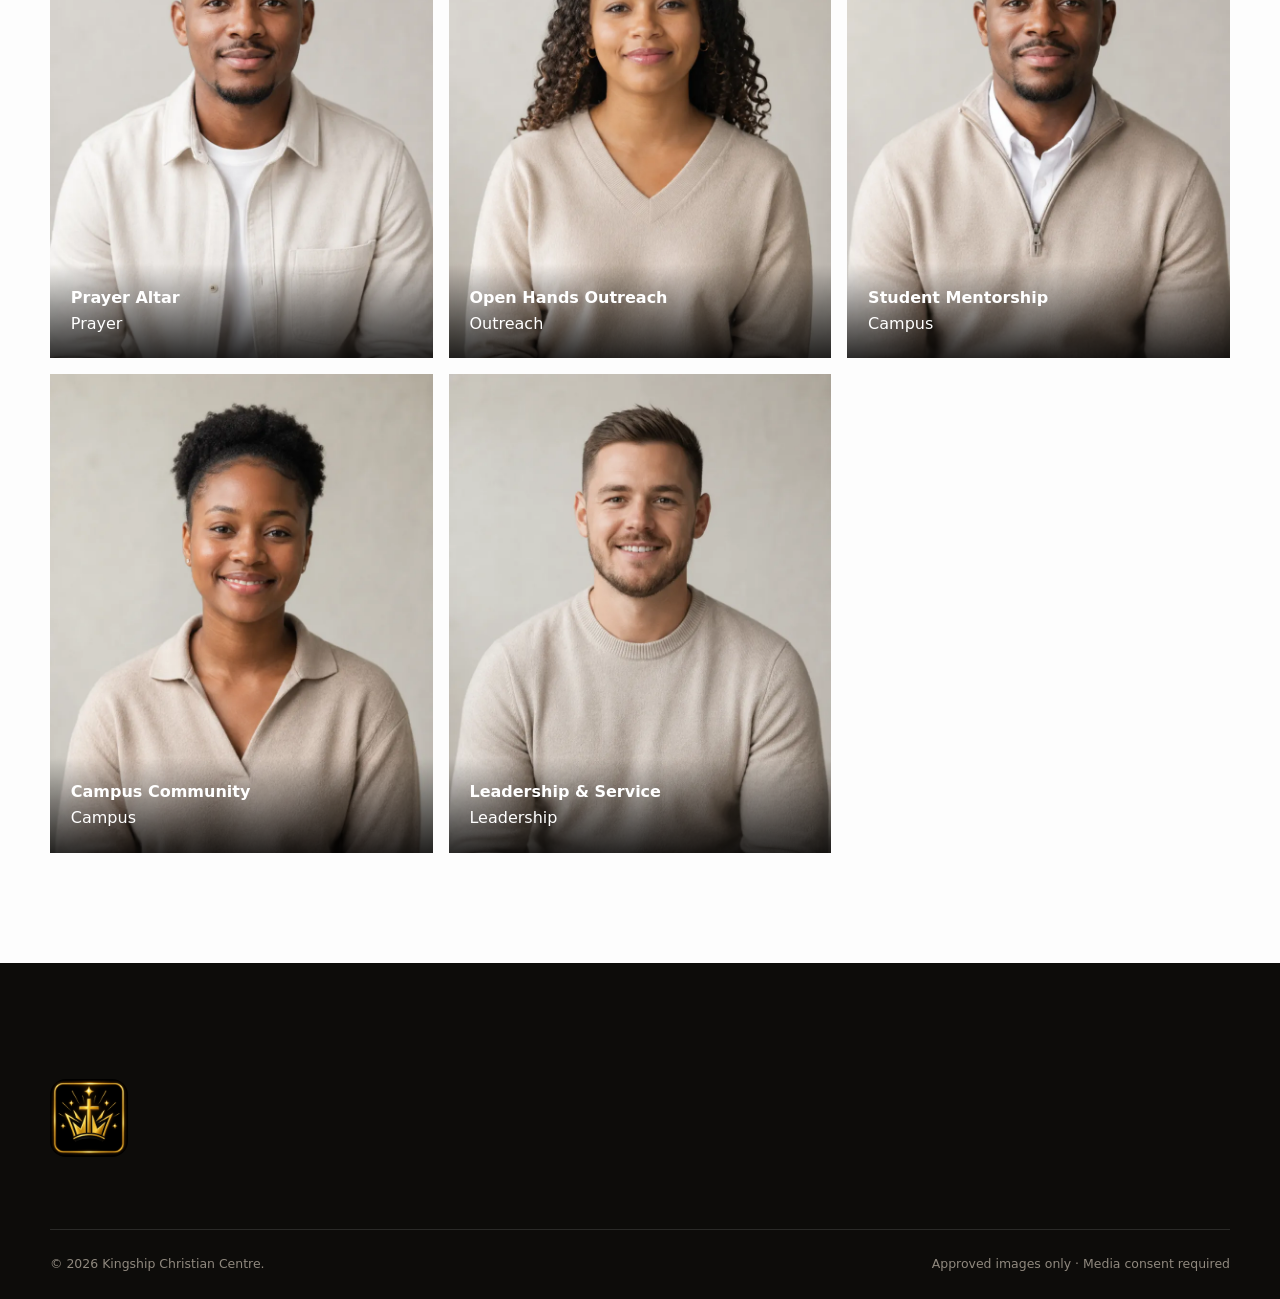
<file: gallery.html>
<!DOCTYPE html>

<html lang="en">
<head>
<meta charset="utf-8"/>
<meta content="width=device-width, initial-scale=1.0" name="viewport"/>
<title>Gallery | Kingship Christian Centre</title>
<meta content="View worship, outreach, ministry, and community moments from Kingship Christian Centre." name="description"/>
<link href="https://kingshipcentre.co.za/gallery.html" rel="canonical"/>
<link href="assets/css/variables.css" rel="stylesheet"/>
<link href="assets/css/base.css" rel="stylesheet"/>
<link href="assets/css/layout.css" rel="stylesheet"/>
<link href="assets/css/components.css" rel="stylesheet"/>
<link href="assets/css/media.css" rel="stylesheet"/>
<link href="assets/css/responsive.css" rel="stylesheet"/>
<link href="assets/css/site-assets.css" rel="stylesheet"/><link href="favicons/apple-touch-icon.png" rel="apple-touch-icon" sizes="180x180"/><link href="favicons/favicon-32x32.png" rel="icon" sizes="32x32" type="image/png"/><link href="favicons/favicon-16x16.png" rel="icon" sizes="16x16" type="image/png"/><link href="favicons/favicon.ico" rel="shortcut icon" type="image/x-icon"/><link href="site.webmanifest" rel="manifest"/></head>
<body>
<header class="site-header">
<div class="container nav-wrap">
<a class="brand" href="index.html"><img alt="Kingship Christian Centre logo" class="site-logo" sizes="52px" src="assets/images/branding/kingship-header-logo.webp" srcset="assets/images/branding/kingship-header-logo.webp 800w, assets/images/branding/kingship-header-logo-1200.webp 1200w"/>KINGSHIP <span>CHRISTIAN CENTRE</span></a>
<button aria-label="Open menu" class="menu-toggle">☰</button>
<nav class="site-nav">
<a href="index.html">Home</a>
<a href="about.html">About</a>
<div class="nav-dropdown">
<button class="dropdown-toggle">The Thrive Generation ▾</button>
<div class="dropdown-menu">
<a href="unithrive.html">UniThrive</a>
<a href="prayer-ministry.html">The Prayer Ministry</a>
<a href="thrive-in-two.html">Thrive In Two</a>
<a href="kingship-worship.html">Kingship Worship</a>
</div>
</div>
<a href="events.html">Events</a>
<a href="contact.html">Contact</a>
<a class="nav-give" href="give.html">Give</a>
</nav>
</div>
</header>
<main>
<section class="gallery-hero">
<div class="container hero-content">
<p class="eyebrow">PHOTO GALLERY</p>
<h1>Moments of worship, connection, service, and growth.</h1>
<p>This gallery is prepared for approved church photography. Replace the placeholders as official images become available.</p>
</div>
</section>
<section class="section container">
<div class="gallery-toolbar">
<div>
<p class="eyebrow">EXPLORE</p>
<h2>Life at Kingship</h2>
</div>
<select id="galleryCategory">
<option value="all">All moments</option>
<option value="Worship">Worship</option>
<option value="Prayer">Prayer</option>
<option value="Campus">Campus</option>
<option value="Relationships">Relationships</option>
<option value="Outreach">Outreach</option>
<option value="Leadership">Leadership</option>
</select>
</div>
<div class="gallery-grid" id="galleryGrid"></div>
</section>
<div class="lightbox" hidden="" id="lightbox">
<button aria-label="Close image" class="lightbox-close" id="lightboxClose">×</button>
<img alt="" id="lightboxImage"/>
<div class="lightbox-copy">
<h3 id="lightboxTitle"></h3>
<p id="lightboxCaption"></p>
</div>
</div>
</main>
<footer class="site-footer"><div class="container footer-logo-row"><a aria-label="Kingship Christian Centre home" href="index.html"><img alt="Kingship Christian Centre" class="footer-supplied-logo" sizes="78px" src="assets/images/branding/kingship-footer-logo.webp" srcset="assets/images/branding/kingship-footer-logo.webp 800w, assets/images/branding/kingship-footer-logo-1200.webp 1200w"/></a></div>
<div class="container footer-bottom">
<p>© 2026 Kingship Christian Centre.</p>
<p>Approved images only · Media consent required</p>
</div>
</footer>
<script src="assets/data/gallery-data.js"></script>
<script src="assets/js/navigation.js"></script>
<script src="assets/js/gallery.js"></script>
<a aria-label="Chat with Kingship Christian Centre on WhatsApp" class="whatsapp-float" href="https://wa.me/27671160524" rel="noopener noreferrer" target="_blank" title="Chat with us on WhatsApp"><img alt="" aria-hidden="true" src="assets/images/branding/whatsapp-button.png"/></a></body>
</html>
</file>
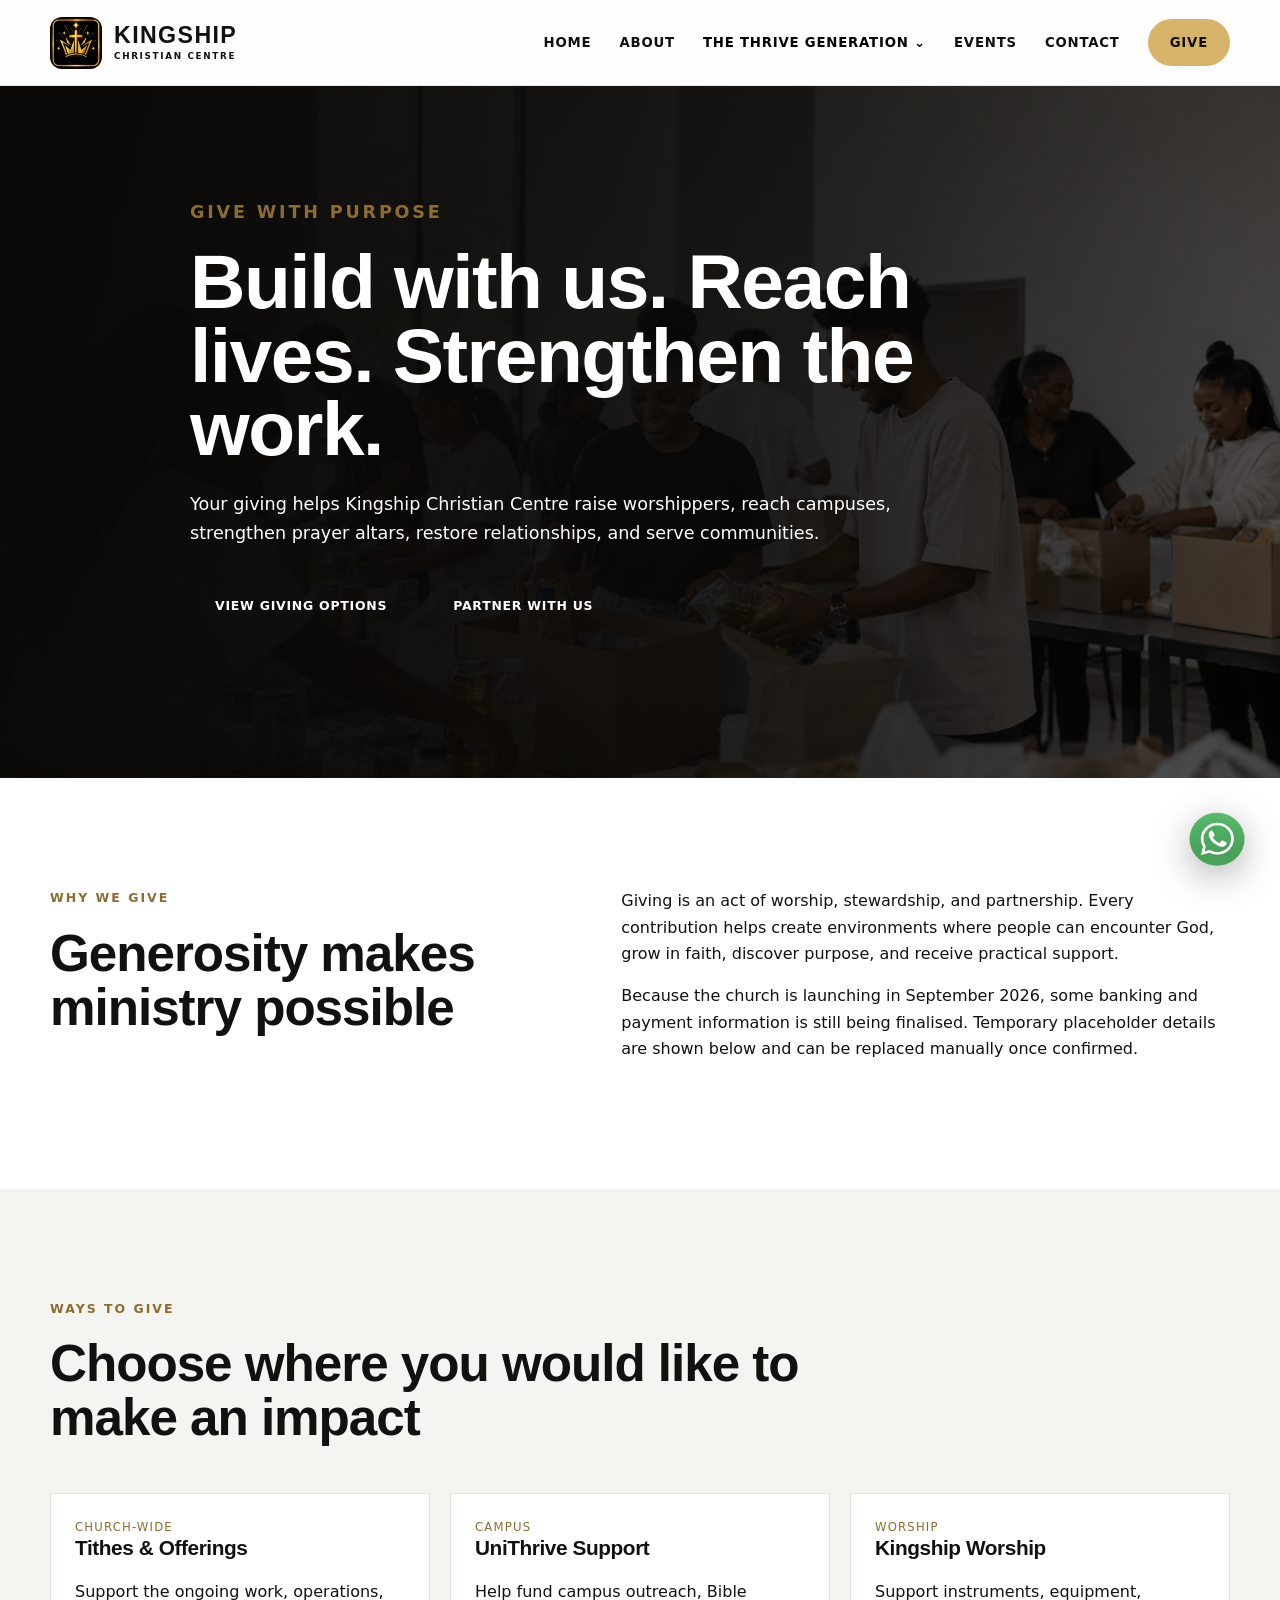
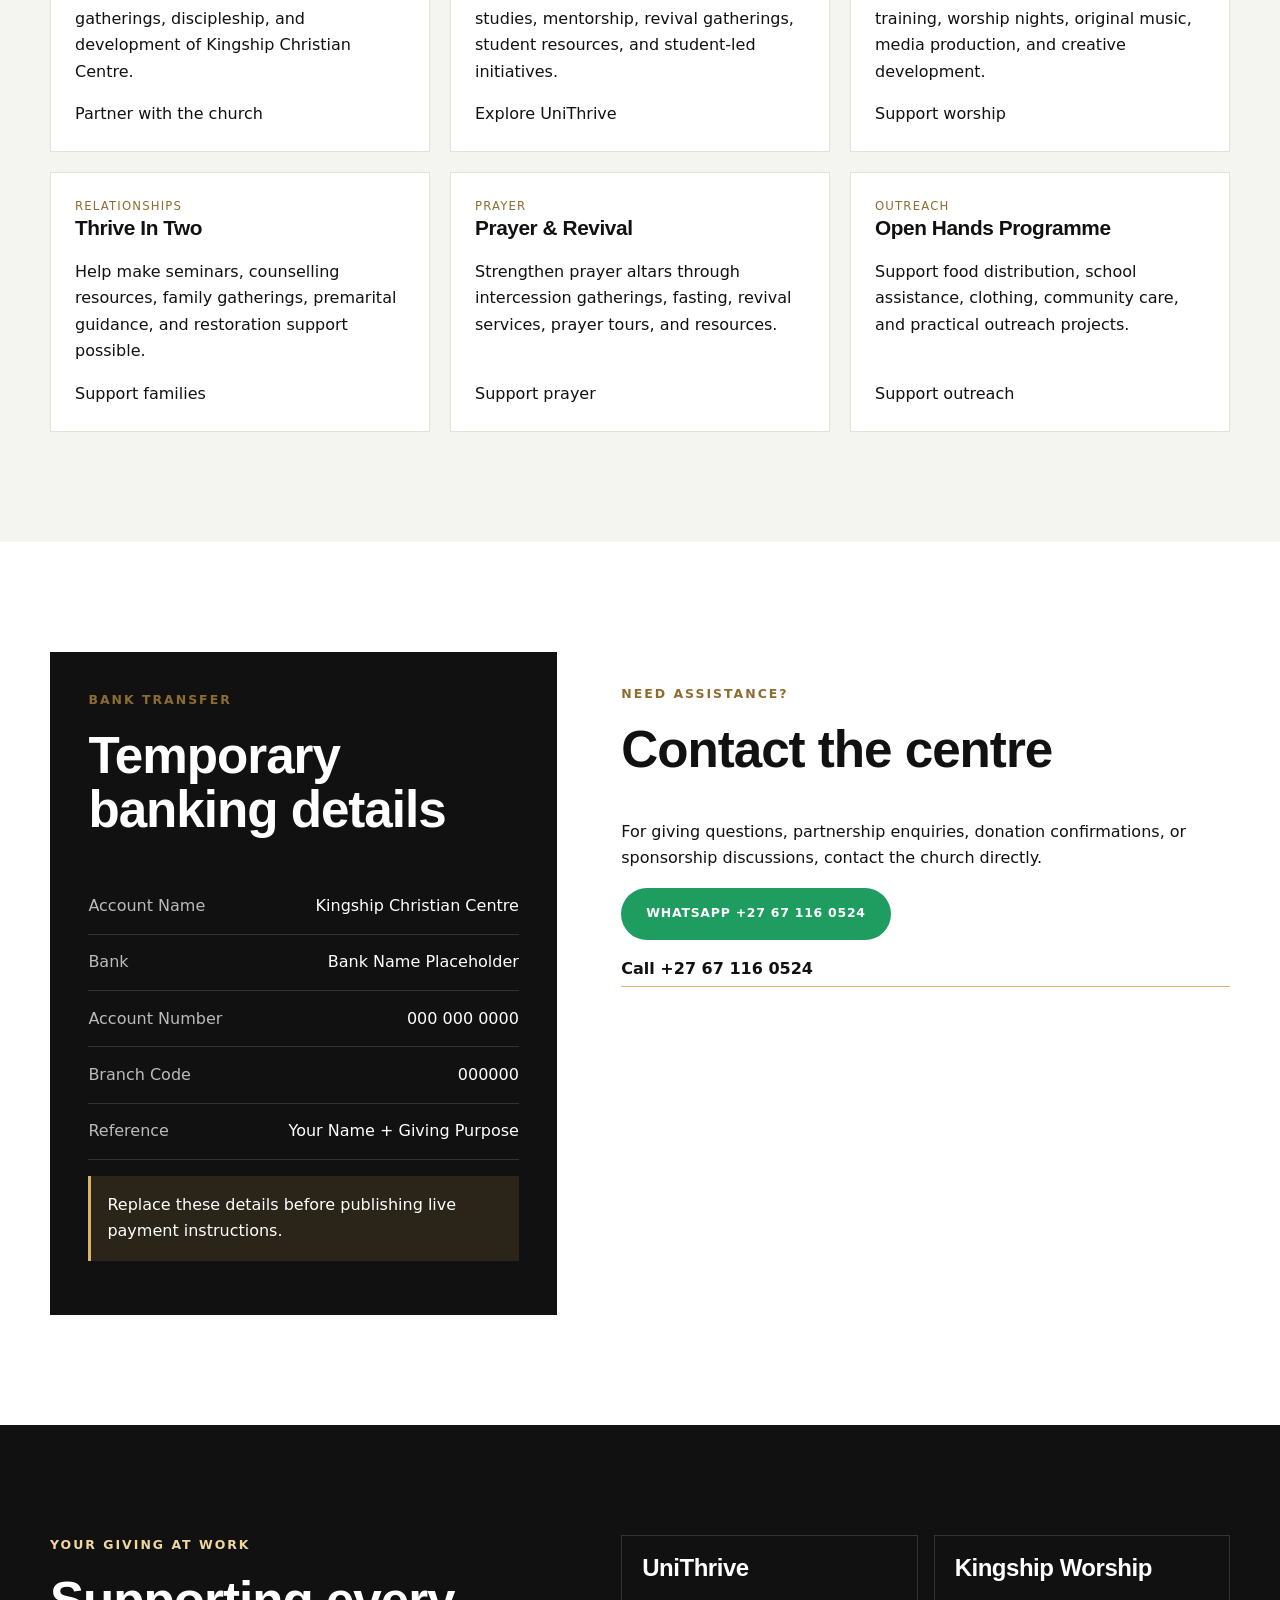
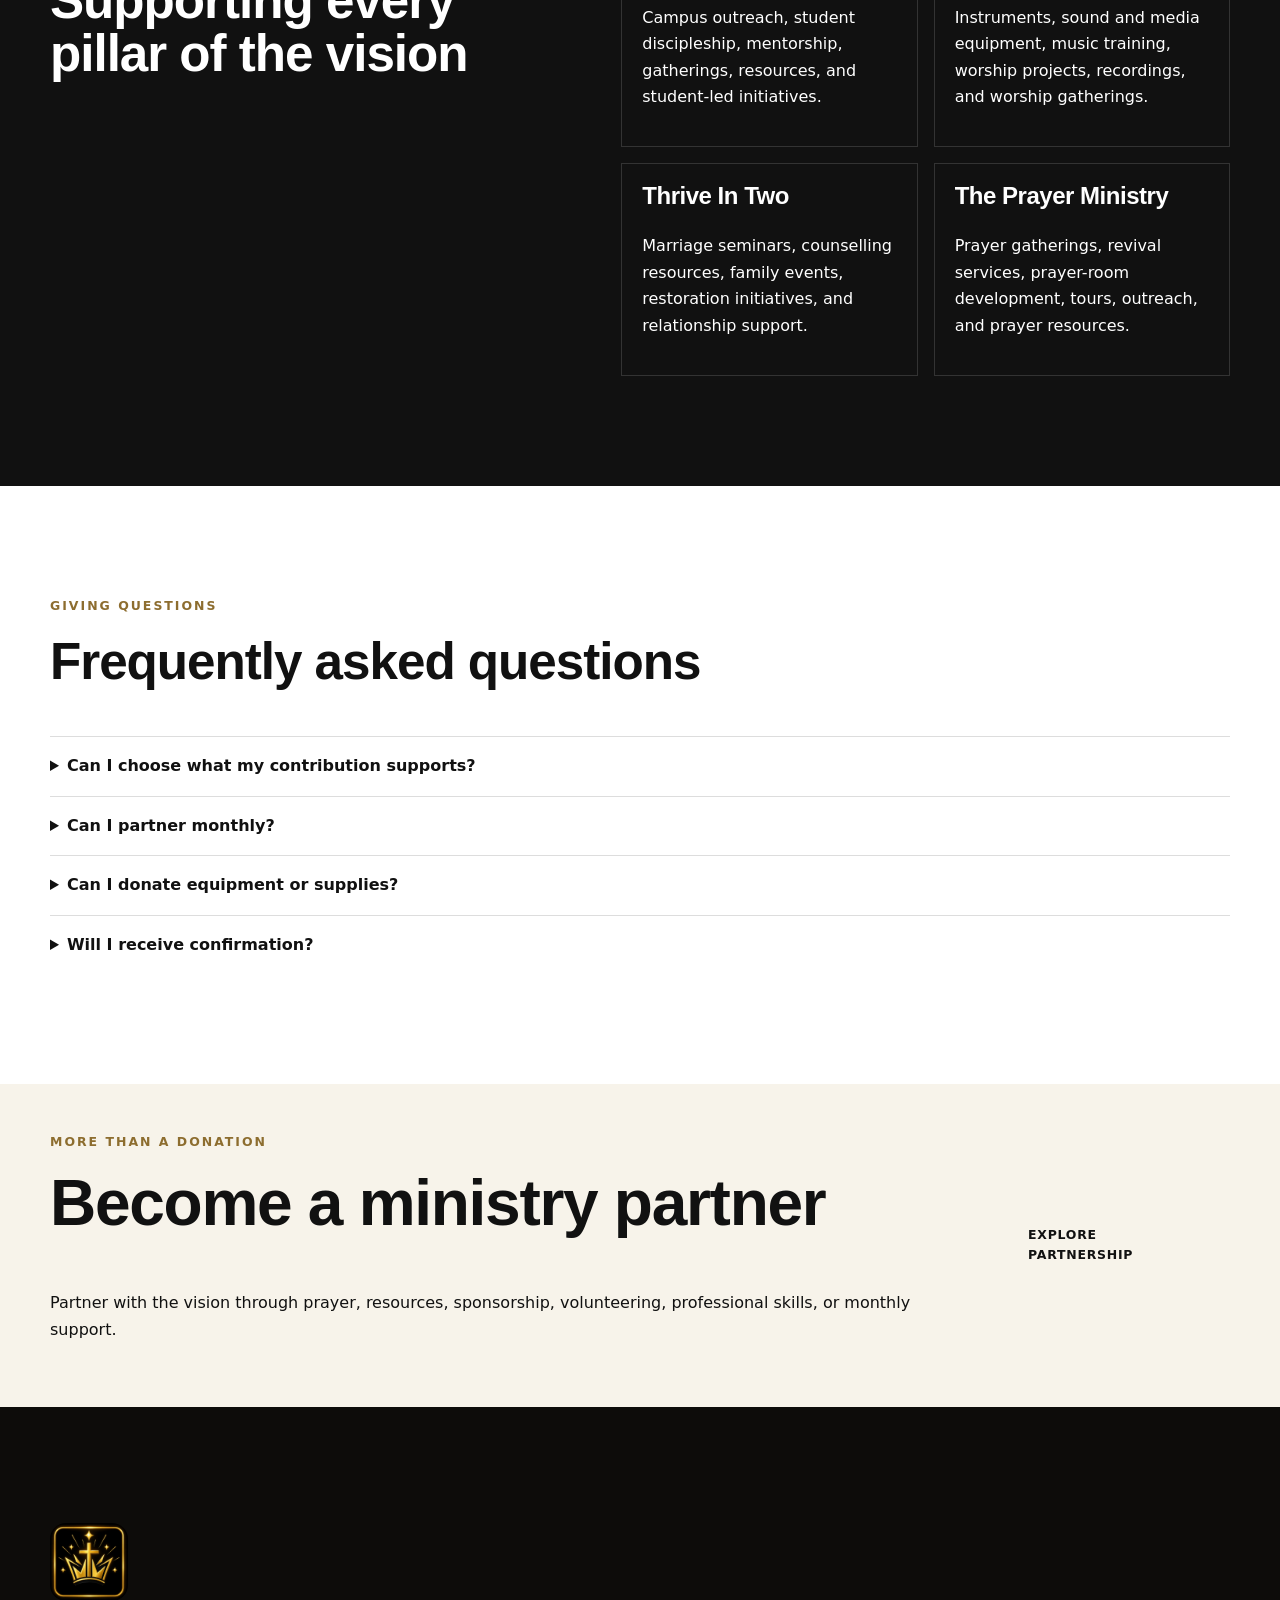
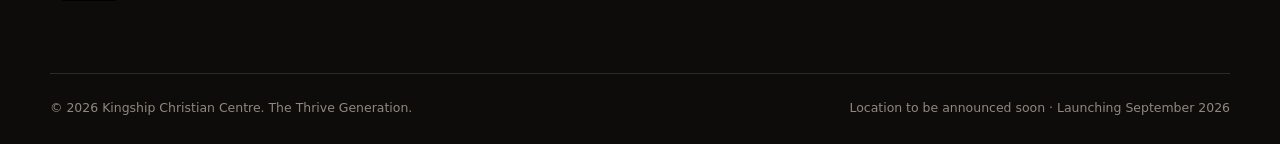
<file: give.html>
<!DOCTYPE html>

<html lang="en">
<head>
<meta charset="utf-8"/>
<meta content="width=device-width, initial-scale=1.0" name="viewport"/>
<title>Give | Kingship Christian Centre</title>
<meta content="Support the vision and ministry work of Kingship Christian Centre through giving, partnership, and outreach support." name="description"/>
<link href="assets/css/variables.css" rel="stylesheet"/>
<link href="assets/css/base.css" rel="stylesheet"/>
<link href="assets/css/layout.css" rel="stylesheet"/>
<link href="assets/css/components.css" rel="stylesheet"/>
<link href="assets/css/giving.css" rel="stylesheet"/>
<link href="assets/css/responsive.css" rel="stylesheet"/>
<link href="assets/css/site-assets.css" rel="stylesheet"/><link href="favicons/apple-touch-icon.png" rel="apple-touch-icon" sizes="180x180"/><link href="favicons/favicon-32x32.png" rel="icon" sizes="32x32" type="image/png"/><link href="favicons/favicon-16x16.png" rel="icon" sizes="16x16" type="image/png"/><link href="favicons/favicon.ico" rel="shortcut icon" type="image/x-icon"/><link href="site.webmanifest" rel="manifest"/></head>
<body>
<header class="site-header" data-header="">
<div class="container header-inner">
<a aria-label="Kingship Christian Centre home" class="brand" href="index.html">
<img alt="Kingship Christian Centre logo" class="site-logo" sizes="52px" src="assets/images/branding/kingship-header-logo.webp" srcset="assets/images/branding/kingship-header-logo.webp 800w, assets/images/branding/kingship-header-logo-1200.webp 1200w"/>
<span class="brand-copy">
<strong>KINGSHIP</strong>
<small>CHRISTIAN CENTRE</small>
</span>
</a>
<button aria-controls="primary-navigation" aria-expanded="false" class="nav-toggle" data-nav-toggle="" type="button">
<span></span>
<span></span>
<span></span>
<span class="sr-only">Open navigation</span>
</button>
<nav aria-label="Primary navigation" class="primary-nav" data-nav="" id="primary-navigation">
<a href="index.html">Home</a>
<a href="about.html">About</a>
<div class="nav-dropdown" data-dropdown="">
<button aria-expanded="false" data-dropdown-toggle="" type="button">
          The Thrive Generation
          <span aria-hidden="true">⌄</span>
</button>
<div class="dropdown-menu">
<a href="unithrive.html">
<strong>UniThrive</strong>
<span>Campus ministry</span>
</a>
<a href="prayer-ministry.html">
<strong>The Prayer Ministry</strong>
<span>Prayer, revival and intercession</span>
</a>
<a href="thrive-in-two.html">
<strong>Thrive In Two</strong>
<span>Marriage and relationships</span>
</a>
<a href="kingship-worship.html">
<strong>Kingship Worship</strong>
<span>Worship and creative ministry</span>
</a>
</div>
</div>
<a href="events.html">Events</a>
<a href="contact.html">Contact</a>
<a class="give-link active" href="give.html">Give</a>
</nav>
</div>
</header>
<main>
<section class="giving-hero">
<div class="hero-overlay"></div>
<div class="container hero-content">
<p class="eyebrow">GIVE WITH PURPOSE</p>
<h1>Build with us. Reach lives. Strengthen the work.</h1>
<p>Your giving helps Kingship Christian Centre raise worshippers, reach campuses, strengthen prayer altars, restore relationships, and serve communities.</p>
<div class="hero-actions">
<a class="btn btn-primary" href="#giving-options">View Giving Options</a>
<a class="btn btn-outline" href="partner.html">Partner With Us</a>
</div>
</div>
</section>
<section class="section container intro-grid">
<div>
<p class="eyebrow">WHY WE GIVE</p>
<h2>Generosity makes ministry possible</h2>
</div>
<div>
<p>Giving is an act of worship, stewardship, and partnership. Every contribution helps create environments where people can encounter God, grow in faith, discover purpose, and receive practical support.</p>
<p>Because the church is launching in September 2026, some banking and payment information is still being finalised. Temporary placeholder details are shown below and can be replaced manually once confirmed.</p>
</div>
</section>
<section class="section section-soft" id="giving-options">
<div class="container">
<div class="section-heading">
<p class="eyebrow">WAYS TO GIVE</p>
<h2>Choose where you would like to make an impact</h2>
</div>
<div class="card-grid three" id="givingCards"></div>
</div>
</section>
<section class="section container banking-grid">
<div class="banking-card">
<p class="eyebrow">BANK TRANSFER</p>
<h2>Temporary banking details</h2>
<dl>
<div><dt>Account Name</dt><dd>Kingship Christian Centre</dd></div>
<div><dt>Bank</dt><dd>Bank Name Placeholder</dd></div>
<div><dt>Account Number</dt><dd>000 000 0000</dd></div>
<div><dt>Branch Code</dt><dd>000000</dd></div>
<div><dt>Reference</dt><dd>Your Name + Giving Purpose</dd></div>
</dl>
<p class="notice">Replace these details before publishing live payment instructions.</p>
</div>
<div class="giving-note">
<p class="eyebrow">NEED ASSISTANCE?</p>
<h2>Contact the centre</h2>
<p>For giving questions, partnership enquiries, donation confirmations, or sponsorship discussions, contact the church directly.</p>
<a class="btn btn-whatsapp" href="https://wa.me/27671160524?text=Hello%20Kingship%20Christian%20Centre%2C%20I%20would%20like%20assistance%20with%20giving." rel="noopener" target="_blank">WhatsApp +27 67 116 0524</a>
<a class="text-link" href="tel:+27671160524">Call +27 67 116 0524</a>
</div>
</section>
<section class="section section-dark">
<div class="container impact-grid">
<div>
<p class="eyebrow light">YOUR GIVING AT WORK</p>
<h2>Supporting every pillar of the vision</h2>
</div>
<div class="impact-list">
<article><h3>UniThrive</h3><p>Campus outreach, student discipleship, mentorship, gatherings, resources, and student-led initiatives.</p></article>
<article><h3>Kingship Worship</h3><p>Instruments, sound and media equipment, music training, worship projects, recordings, and worship gatherings.</p></article>
<article><h3>Thrive In Two</h3><p>Marriage seminars, counselling resources, family events, restoration initiatives, and relationship support.</p></article>
<article><h3>The Prayer Ministry</h3><p>Prayer gatherings, revival services, prayer-room development, tours, outreach, and prayer resources.</p></article>
</div>
</div>
</section>
<section class="section container faq-section">
<div class="section-heading"><p class="eyebrow">GIVING QUESTIONS</p><h2>Frequently asked questions</h2></div>
<div class="faq-list">
<details><summary>Can I choose what my contribution supports?</summary><p>Yes. Use your payment reference or contact the church to indicate a specific ministry, programme, or outreach project.</p></details>
<details><summary>Can I partner monthly?</summary><p>Yes. Recurring partnership options will be confirmed once the church banking and payment systems are finalised.</p></details>
<details><summary>Can I donate equipment or supplies?</summary><p>Yes. Contact the centre before delivering goods so the team can confirm current needs and receiving arrangements.</p></details>
<details><summary>Will I receive confirmation?</summary><p>Once the giving system is connected, confirmation and record-keeping procedures can be added. For now, send proof of payment through WhatsApp or email.</p></details>
</div>
</section>
<section class="cta-band">
<div class="container cta-inner">
<div><p class="eyebrow">MORE THAN A DONATION</p><h2>Become a ministry partner</h2><p>Partner with the vision through prayer, resources, sponsorship, volunteering, professional skills, or monthly support.</p></div>
<a class="btn btn-primary" href="partner.html">Explore Partnership</a>
</div>
</section>
</main>
<footer class="site-footer"><div class="container footer-logo-row"><a aria-label="Kingship Christian Centre home" href="index.html"><img alt="Kingship Christian Centre" class="footer-supplied-logo" sizes="78px" src="assets/images/branding/kingship-footer-logo.webp" srcset="assets/images/branding/kingship-footer-logo.webp 800w, assets/images/branding/kingship-footer-logo-1200.webp 1200w"/></a></div><div class="container footer-bottom"><p>© 2026 Kingship Christian Centre. The Thrive Generation.</p><p>Location to be announced soon · Launching September 2026</p></div></footer>
<script src="assets/data/partnership-options.js"></script>
<script src="assets/js/navigation.js"></script>
<script src="assets/js/giving.js"></script>
<script defer="" src="assets/js/navigation.js"></script>
<a aria-label="Chat with Kingship Christian Centre on WhatsApp" class="whatsapp-float" href="https://wa.me/27671160524" rel="noopener noreferrer" target="_blank" title="Chat with us on WhatsApp"><img alt="" aria-hidden="true" src="assets/images/branding/whatsapp-button.png"/></a></body>
</html>
</file>
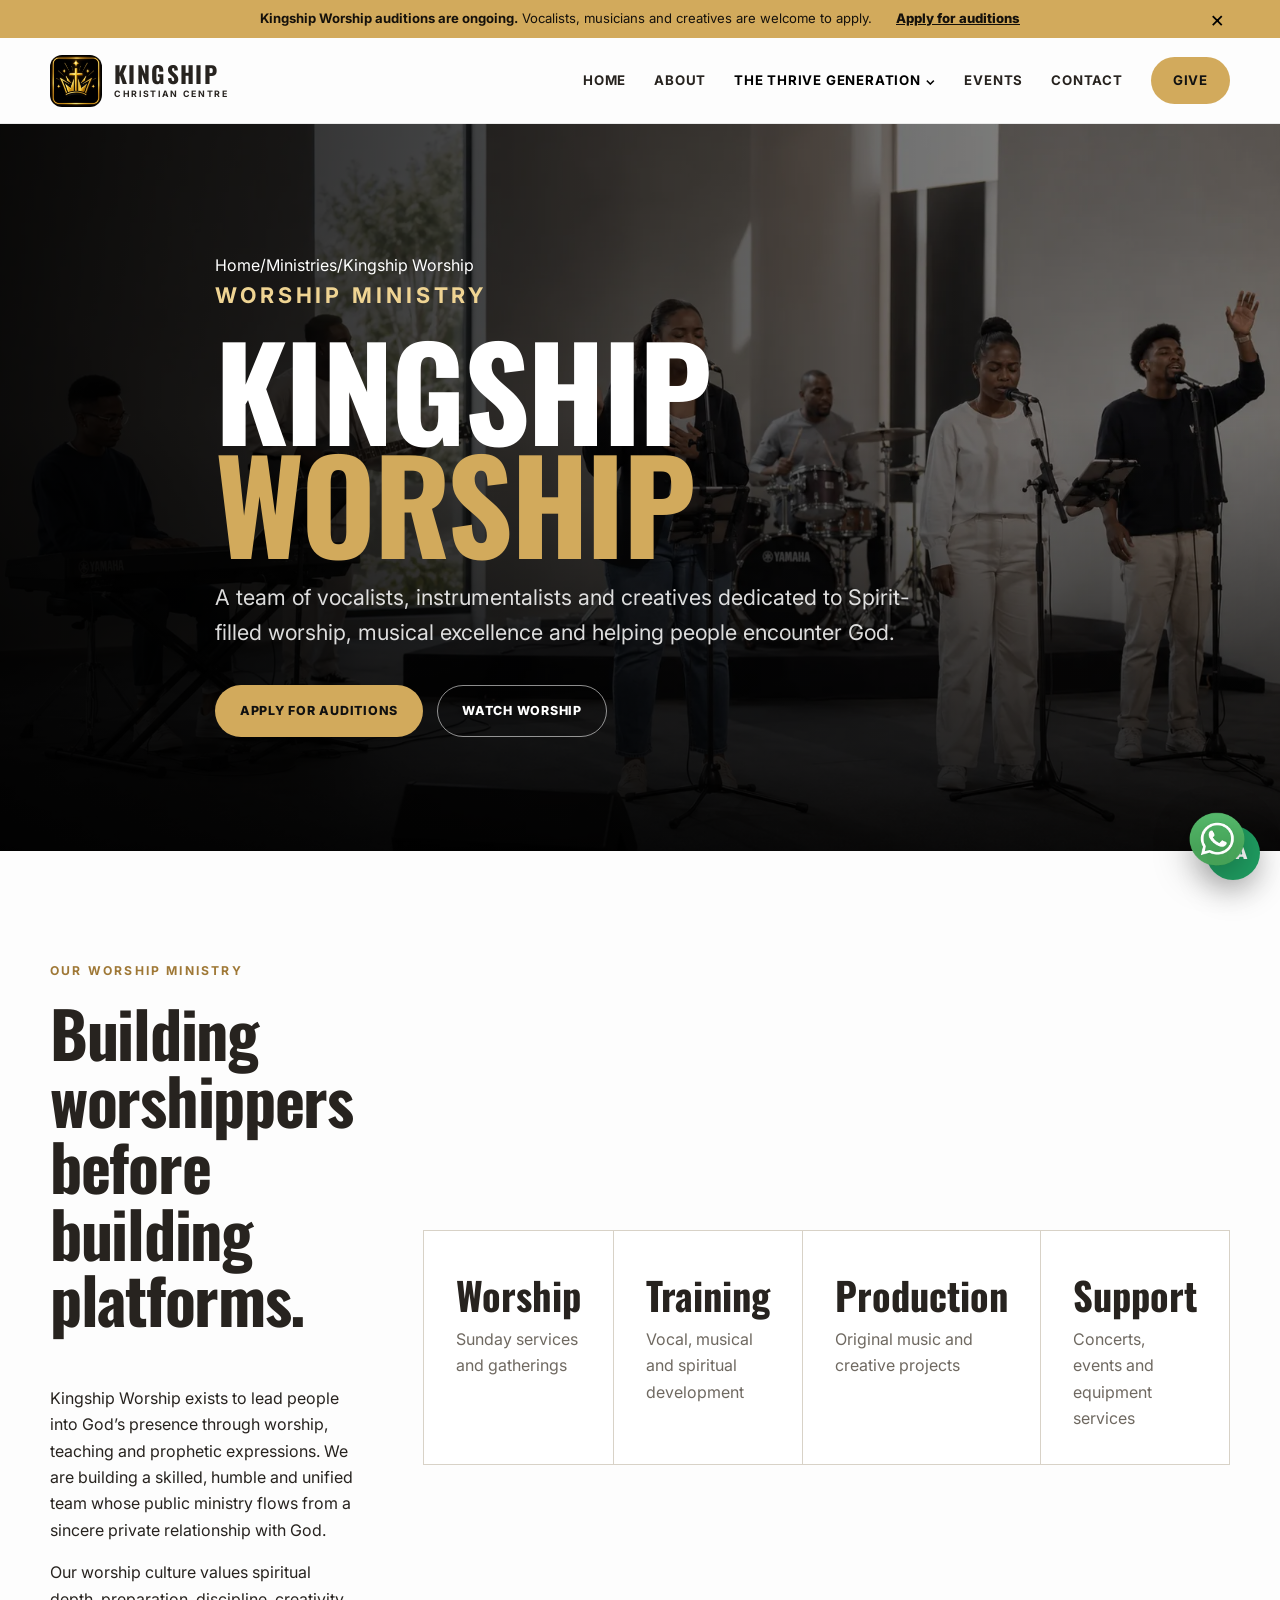
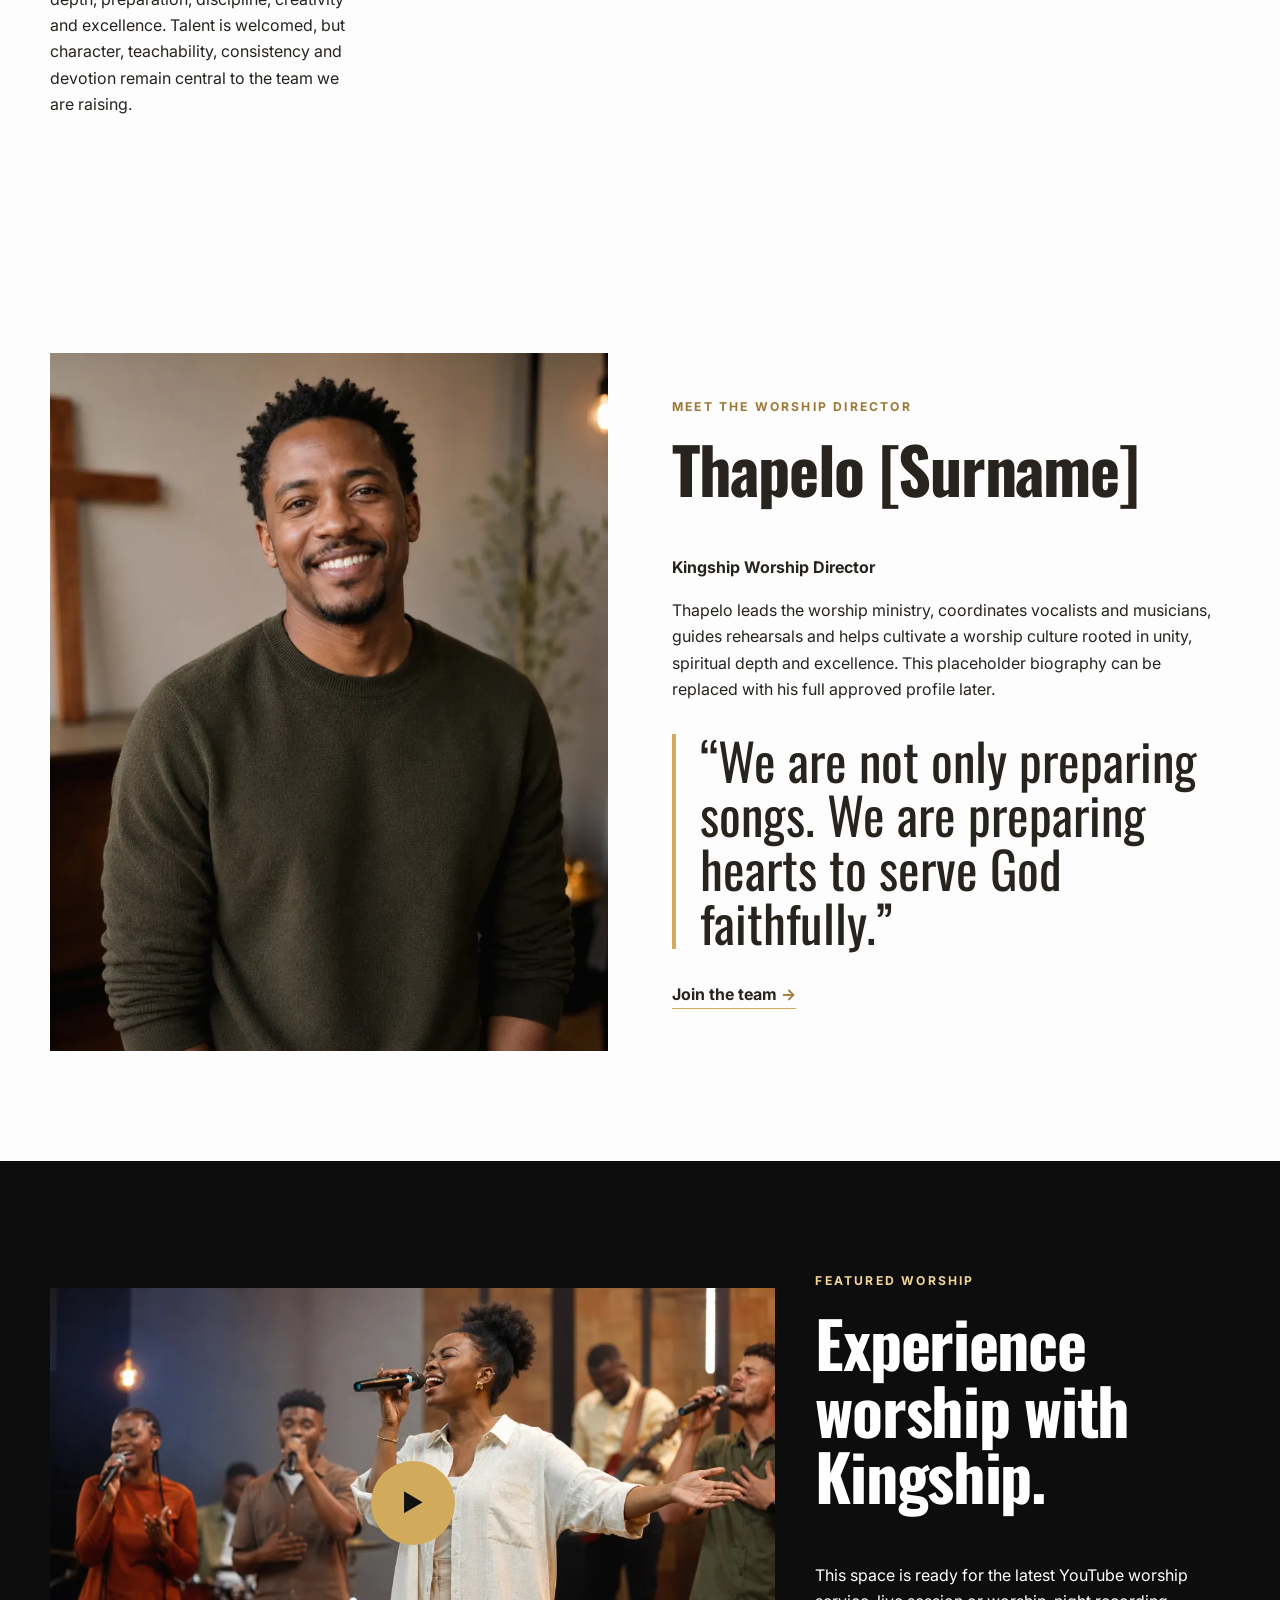
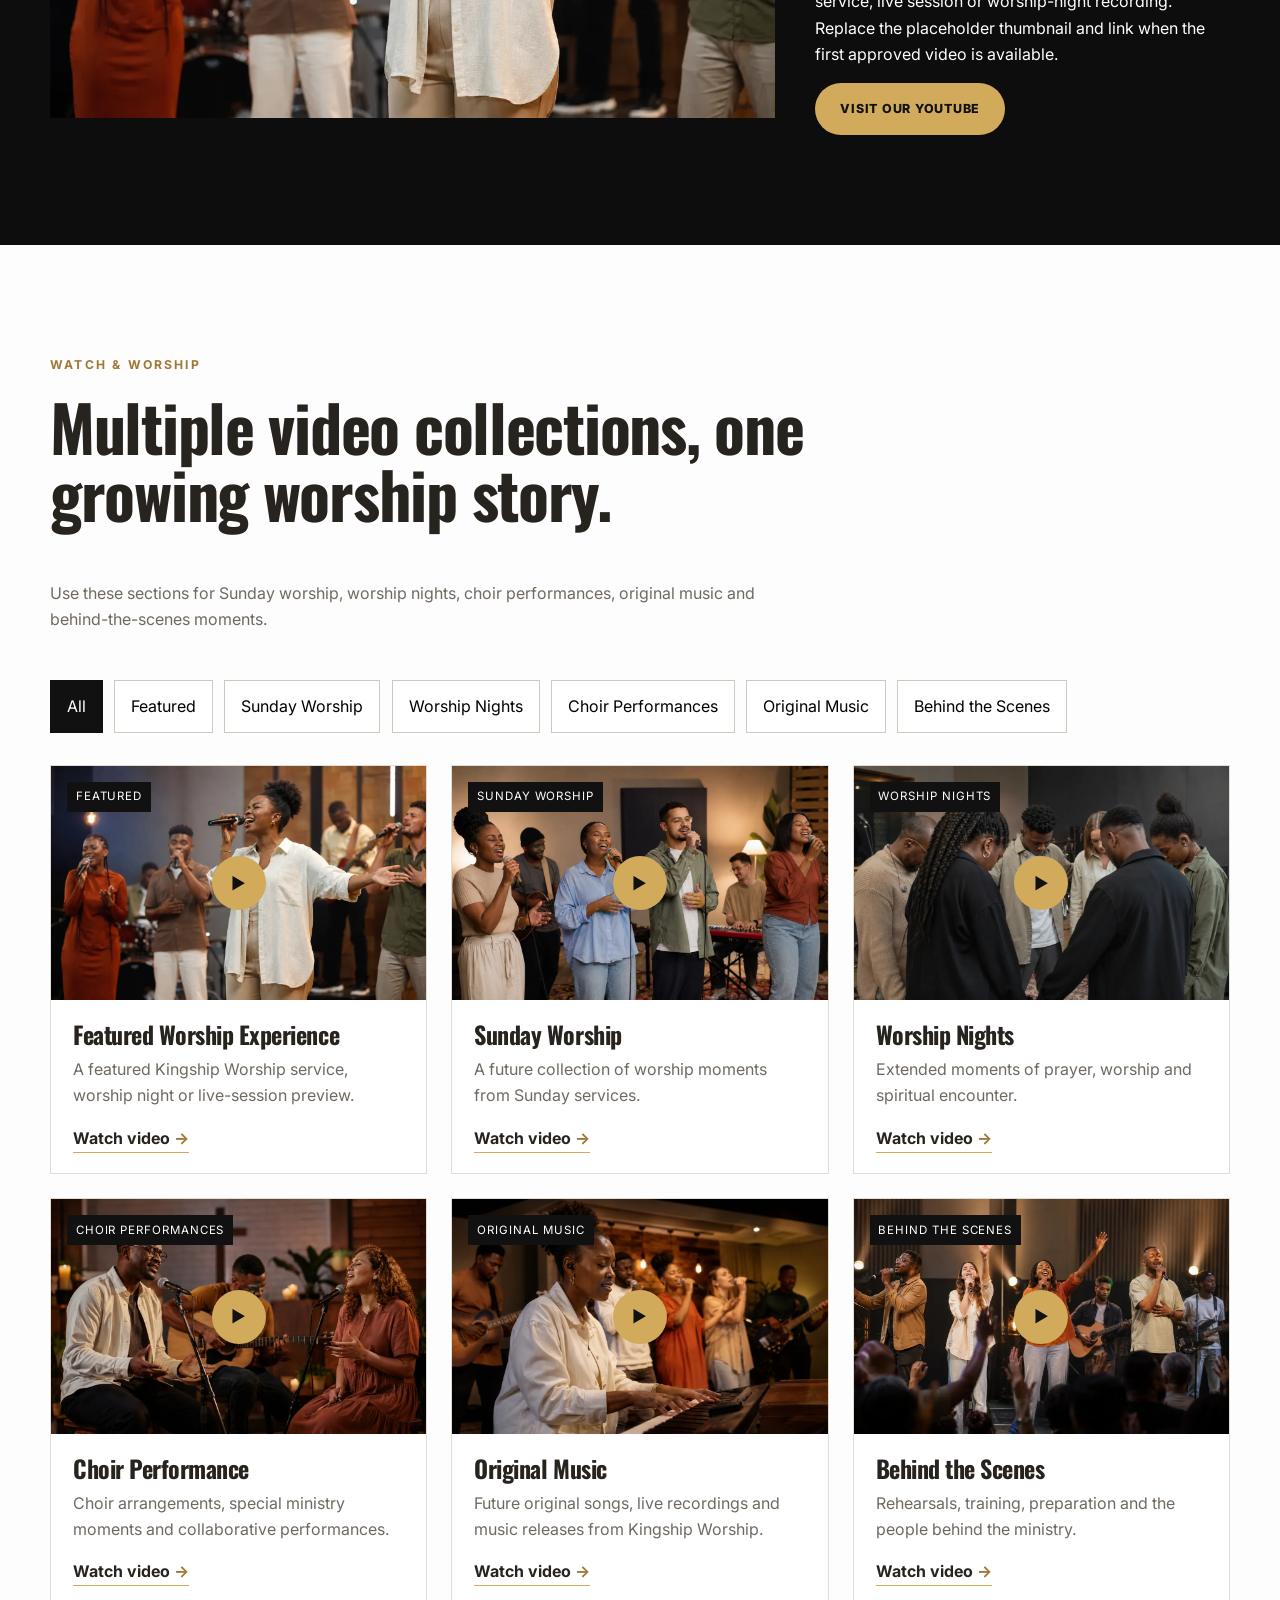
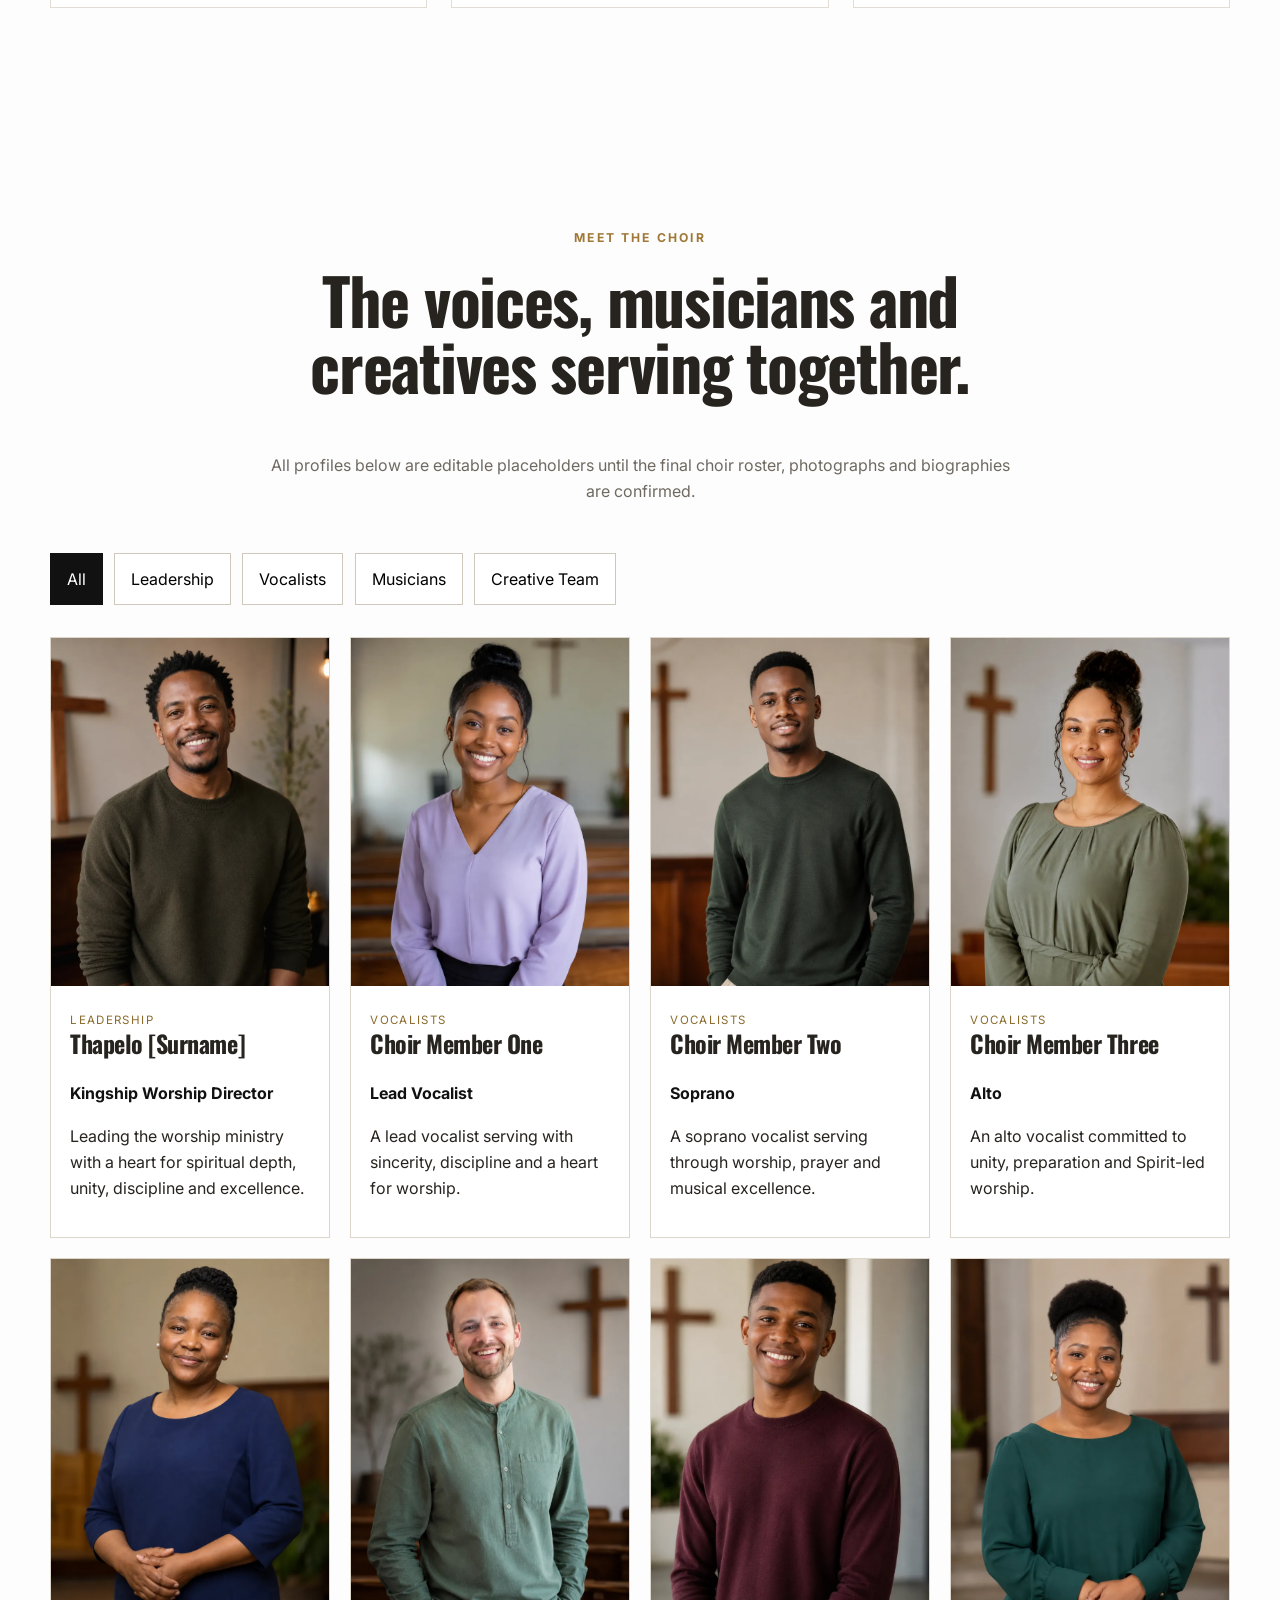
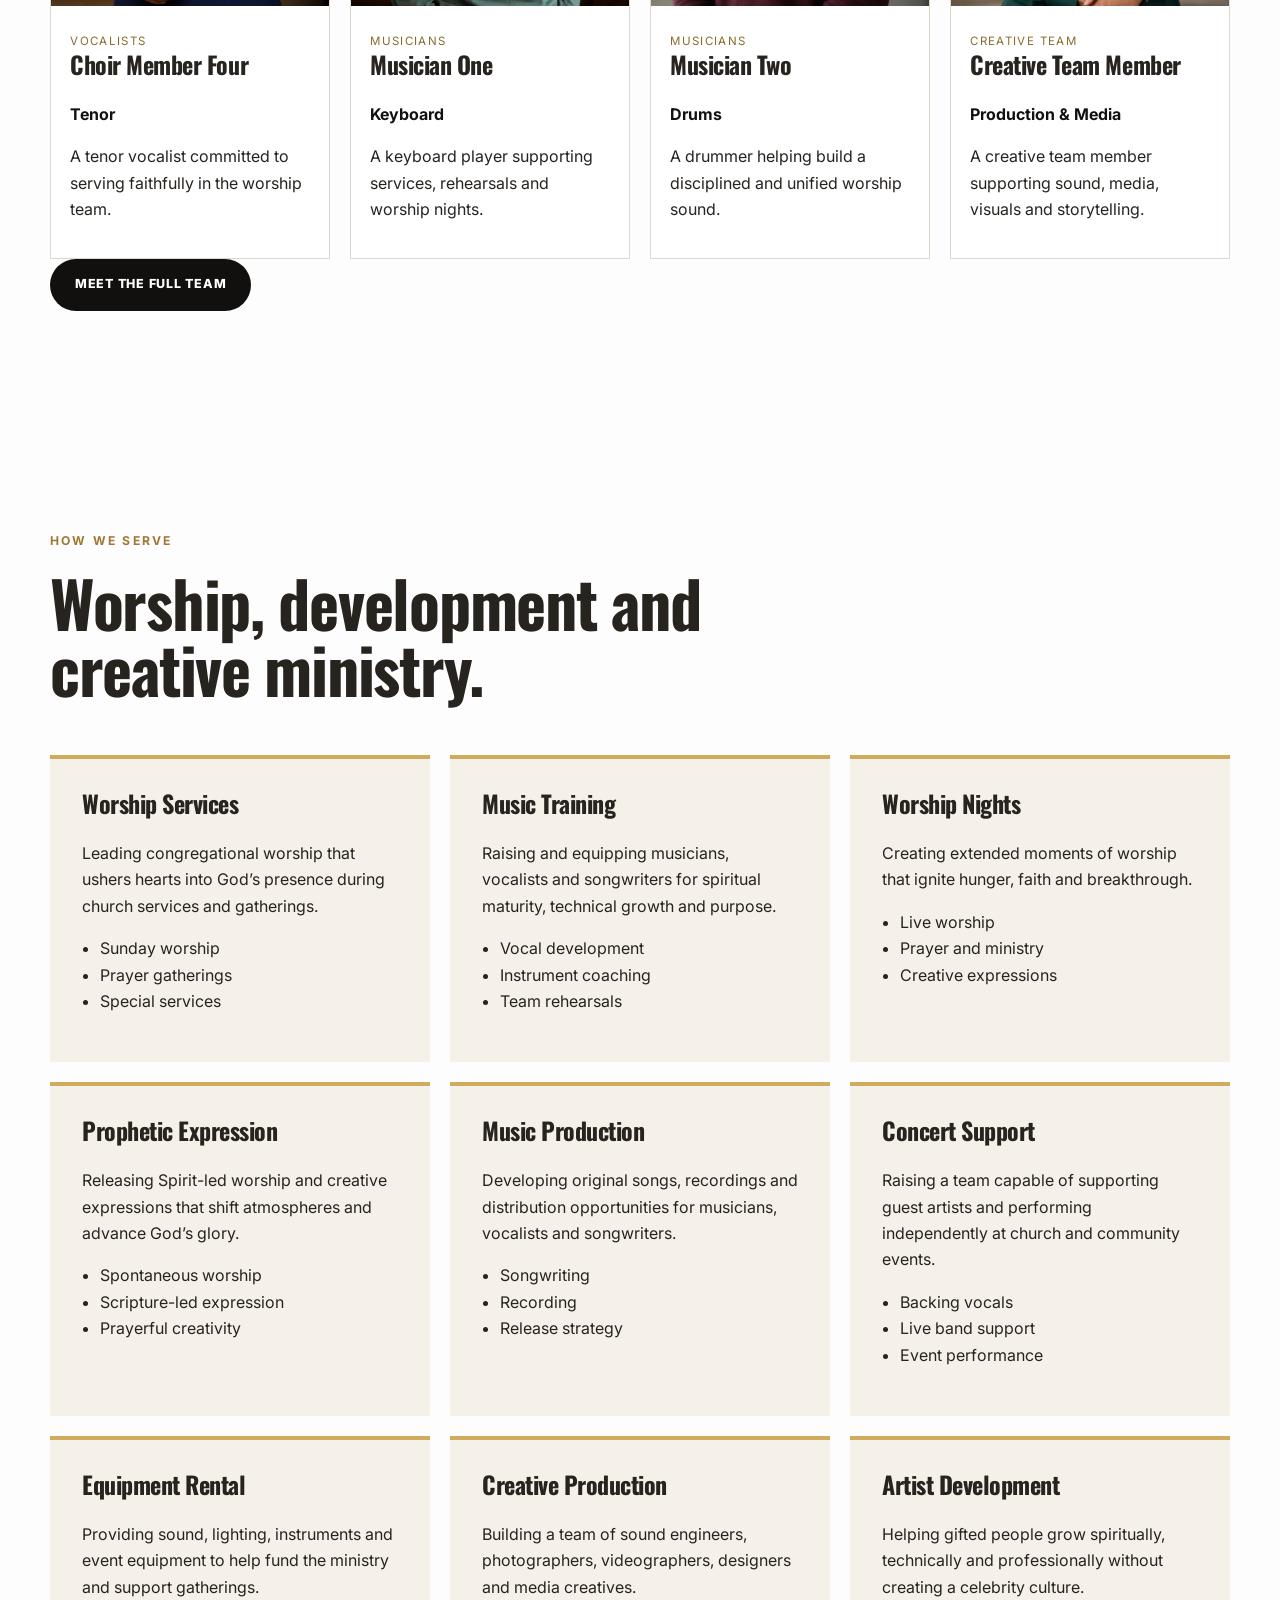
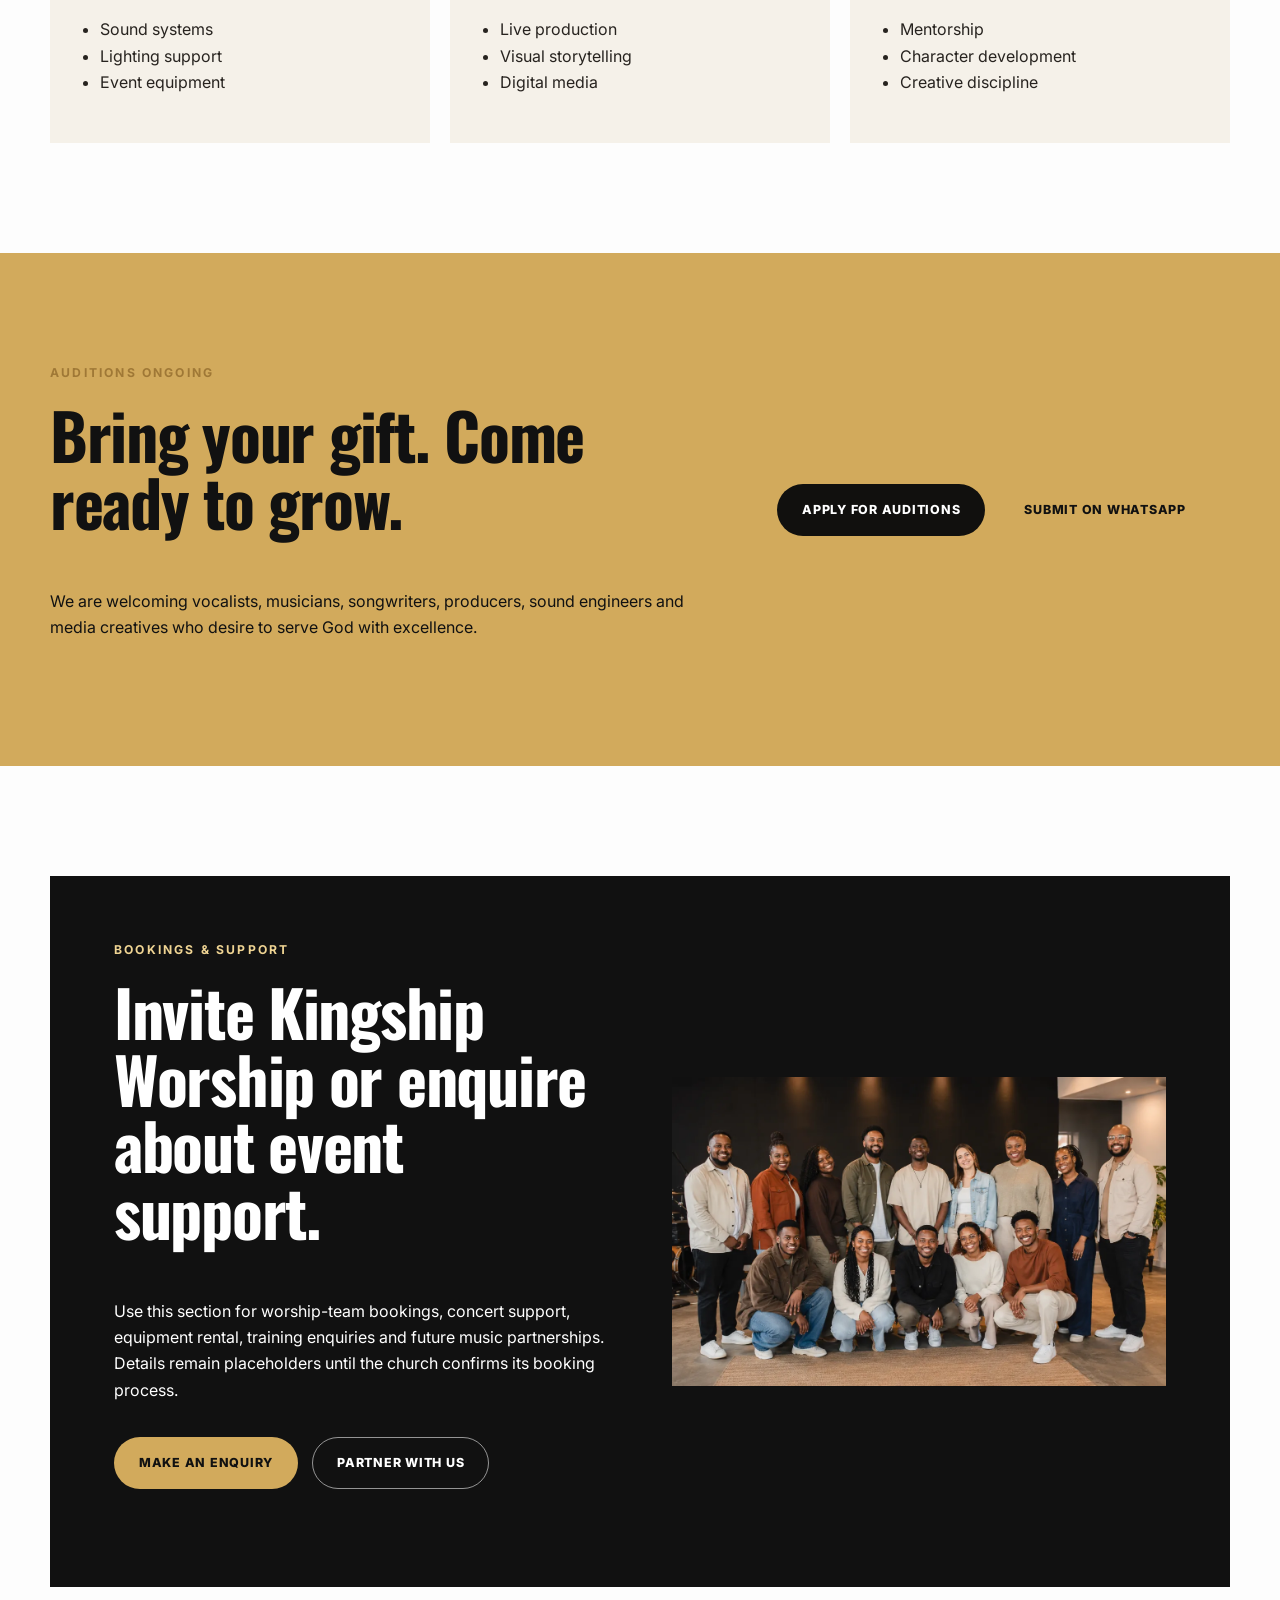
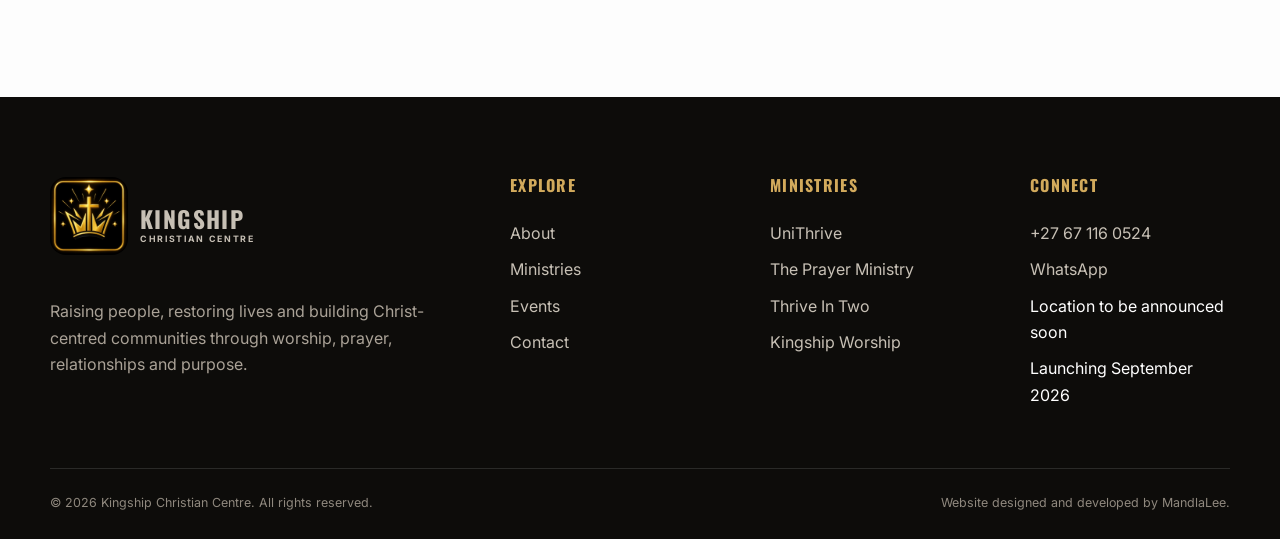
<file: kingship-worship.html>
<!DOCTYPE html>
<html lang="en-ZA"><head><meta charset="utf-8"/><meta content="width=device-width, initial-scale=1, viewport-fit=cover" name="viewport"/><meta content="Kingship Worship leads people into God's presence through worship, training, music production, prophetic expression and creative ministry." name="description"/><meta content="#111111" name="theme-color"/><meta content="Kingship Worship | Kingship Christian Centre" property="og:title"/><meta content="Spirit-filled worship, creative excellence and a growing team of vocalists, musicians and creatives." property="og:description"/><meta content="website" property="og:type"/><meta content="https://kingshipcentre.co.za/kingship-worship.html" property="og:url"/><title>Kingship Worship | Kingship Christian Centre</title><link href="https://fonts.googleapis.com" rel="preconnect"/><link crossorigin="" href="https://fonts.gstatic.com" rel="preconnect"/><link href="https://fonts.googleapis.com/css2?family=Inter:wght@400;500;600;700&amp;family=Oswald:wght@500;600;700&amp;display=swap" rel="stylesheet"/><link href="assets/css/variables.css" rel="stylesheet"/><link href="assets/css/base.css" rel="stylesheet"/><link href="assets/css/layout.css" rel="stylesheet"/><link href="assets/css/components.css" rel="stylesheet"/><link href="assets/css/responsive.css" rel="stylesheet"/><link href="assets/css/worship.css" rel="stylesheet"/><link href="assets/css/site-assets.css" rel="stylesheet"/><link href="favicons/apple-touch-icon.png" rel="apple-touch-icon" sizes="180x180"/><link href="favicons/favicon-32x32.png" rel="icon" sizes="32x32" type="image/png"/><link href="favicons/favicon-16x16.png" rel="icon" sizes="16x16" type="image/png"/><link href="favicons/favicon.ico" rel="shortcut icon" type="image/x-icon"/><link href="site.webmanifest" rel="manifest"/></head><body>
<a class="skip-link" href="#main-content">Skip to main content</a><div class="announcement-bar" data-announcement=""><div class="container announcement-inner"><p><strong>Kingship Worship auditions are ongoing.</strong> <span>Vocalists, musicians and creatives are welcome to apply.</span></p><a href="auditions.html">Apply for auditions</a><button aria-label="Close announcement" class="announcement-close" data-announcement-close="" type="button">×</button></div></div>
<header class="site-header" data-header=""><div class="container header-inner"><a class="brand" href="index.html"><img alt="Kingship Christian Centre logo" class="site-logo" sizes="52px" src="assets/images/branding/kingship-header-logo.webp" srcset="assets/images/branding/kingship-header-logo.webp 800w, assets/images/branding/kingship-header-logo-1200.webp 1200w"/><span class="brand-copy"><strong>KINGSHIP</strong><small>CHRISTIAN CENTRE</small></span></a><button aria-controls="primary-navigation" aria-expanded="false" class="nav-toggle" data-nav-toggle="" type="button"><span></span><span></span><span></span><span class="sr-only">Open navigation</span></button><nav class="primary-nav" data-nav="" id="primary-navigation"><a href="index.html">Home</a><a href="about.html">About</a><div class="nav-dropdown" data-dropdown=""><button aria-expanded="false" data-dropdown-toggle="" type="button">The Thrive Generation <span>⌄</span></button><div class="dropdown-menu"><a href="unithrive.html"><strong>UniThrive</strong><span>Campus ministry</span></a><a href="prayer-ministry.html"><strong>The Prayer Ministry</strong><span>Prayer and revival</span></a><a href="thrive-in-two.html"><strong>Thrive In Two</strong><span>Marriage and relationships</span></a><a class="active" href="kingship-worship.html"><strong>Kingship Worship</strong><span>Worship and creative ministry</span></a></div></div><a href="events.html">Events</a><a href="contact.html">Contact</a><a class="give-link" href="give.html">Give</a></nav></div></header>
<main id="main-content"><section class="worship-hero"><div class="container worship-hero-content"><div class="breadcrumb"><a href="index.html">Home</a><span>/</span><a href="ministries.html">Ministries</a><span>/</span><span>Kingship Worship</span></div><p class="eyebrow light">Worship Ministry</p><h1>Kingship <span>Worship</span></h1><p>A team of vocalists, instrumentalists and creatives dedicated to Spirit-filled worship, musical excellence and helping people encounter God.</p><div class="hero-actions"><a class="btn btn-gold" href="auditions.html">Apply for Auditions</a><a class="btn btn-ghost" href="#videos">Watch Worship</a></div></div></section>
<section class="section"><div class="container worship-intro-grid"><div><p class="eyebrow">Our Worship Ministry</p><h2>Building worshippers before building platforms.</h2><p>Kingship Worship exists to lead people into God’s presence through worship, teaching and prophetic expressions. We are building a skilled, humble and unified team whose public ministry flows from a sincere private relationship with God.</p><p>Our worship culture values spiritual depth, preparation, discipline, creativity and excellence. Talent is welcomed, but character, teachability, consistency and devotion remain central to the team we are raising.</p></div><div class="worship-stat-grid"><article><strong>Worship</strong><span>Sunday services and gatherings</span></article><article><strong>Training</strong><span>Vocal, musical and spiritual development</span></article><article><strong>Production</strong><span>Original music and creative projects</span></article><article><strong>Support</strong><span>Concerts, events and equipment services</span></article></div></div></section>
<section class="section soft-section"><div class="container director-grid"><div class="director-image"><img alt="Portrait of Thapelo, Kingship Worship Director" src="assets/images/worship/thapelo.webp"/></div><div class="director-copy"><p class="eyebrow">Meet the Worship Director</p><h2>Thapelo [Surname]</h2><p><strong>Kingship Worship Director</strong></p><p>Thapelo leads the worship ministry, coordinates vocalists and musicians, guides rehearsals and helps cultivate a worship culture rooted in unity, spiritual depth and excellence. This placeholder biography can be replaced with his full approved profile later.</p><blockquote>“We are not only preparing songs. We are preparing hearts to serve God faithfully.”</blockquote><a class="text-link" href="auditions.html">Join the team <span>→</span></a></div></div></section>
<section class="section video-feature" id="videos"><div class="container"><div class="featured-video"><a aria-label="Play featured worship placeholder" class="featured-video-visual" href="#"><span class="play-button">▶</span></a><div><p class="eyebrow light">Featured Worship</p><h2>Experience worship with Kingship.</h2><p>This space is ready for the latest YouTube worship service, live session or worship-night recording. Replace the placeholder thumbnail and link when the first approved video is available.</p><a class="btn btn-gold" href="https://www.youtube.com/@KingshipChristianCentre" rel="noopener" target="_blank">Visit Our YouTube</a></div></div></div></section>
<section class="section"><div class="container"><div class="section-heading"><p class="eyebrow">Watch &amp; Worship</p><h2>Multiple video collections, one growing worship story.</h2><p>Use these sections for Sunday worship, worship nights, choir performances, original music and behind-the-scenes moments.</p></div><div class="video-filter" data-video-filters=""></div><div class="video-grid" data-video-grid=""></div></div></section>
<section class="section soft-section"><div class="container"><div class="section-heading centered"><p class="eyebrow">Meet the Choir</p><h2>The voices, musicians and creatives serving together.</h2><p>All profiles below are editable placeholders until the final choir roster, photographs and biographies are confirmed.</p></div><div class="choir-filter" data-choir-filter=""></div><div class="choir-grid" data-choir-grid=""></div><div class="center-actions"><a class="btn btn-dark" href="choir-members.html">Meet the Full Team</a></div></div></section>
<section class="section"><div class="container"><div class="section-heading"><p class="eyebrow">How We Serve</p><h2>Worship, development and creative ministry.</h2></div><div class="ministry-lanes"><article><h3>Worship Services</h3><p>Leading congregational worship that ushers hearts into God’s presence during church services and gatherings.</p><ul><li>Sunday worship</li><li>Prayer gatherings</li><li>Special services</li></ul></article><article><h3>Music Training</h3><p>Raising and equipping musicians, vocalists and songwriters for spiritual maturity, technical growth and purpose.</p><ul><li>Vocal development</li><li>Instrument coaching</li><li>Team rehearsals</li></ul></article><article><h3>Worship Nights</h3><p>Creating extended moments of worship that ignite hunger, faith and breakthrough.</p><ul><li>Live worship</li><li>Prayer and ministry</li><li>Creative expressions</li></ul></article><article><h3>Prophetic Expression</h3><p>Releasing Spirit-led worship and creative expressions that shift atmospheres and advance God’s glory.</p><ul><li>Spontaneous worship</li><li>Scripture-led expression</li><li>Prayerful creativity</li></ul></article><article><h3>Music Production</h3><p>Developing original songs, recordings and distribution opportunities for musicians, vocalists and songwriters.</p><ul><li>Songwriting</li><li>Recording</li><li>Release strategy</li></ul></article><article><h3>Concert Support</h3><p>Raising a team capable of supporting guest artists and performing independently at church and community events.</p><ul><li>Backing vocals</li><li>Live band support</li><li>Event performance</li></ul></article><article><h3>Equipment Rental</h3><p>Providing sound, lighting, instruments and event equipment to help fund the ministry and support gatherings.</p><ul><li>Sound systems</li><li>Lighting support</li><li>Event equipment</li></ul></article><article><h3>Creative Production</h3><p>Building a team of sound engineers, photographers, videographers, designers and media creatives.</p><ul><li>Live production</li><li>Visual storytelling</li><li>Digital media</li></ul></article><article><h3>Artist Development</h3><p>Helping gifted people grow spiritually, technically and professionally without creating a celebrity culture.</p><ul><li>Mentorship</li><li>Character development</li><li>Creative discipline</li></ul></article></div></div></section>
<section class="section audition-band"><div class="container audition-band-grid"><div><p class="eyebrow">Auditions Ongoing</p><h2>Bring your gift. Come ready to grow.</h2><p>We are welcoming vocalists, musicians, songwriters, producers, sound engineers and media creatives who desire to serve God with excellence.</p></div><div class="hero-actions"><a class="btn btn-dark" href="auditions.html">Apply for Auditions</a><a class="btn btn-outline" href="https://wa.me/27671160524?text=Hello%20Kingship%20Christian%20Centre%2C%20I%20would%20like%20to%20submit%20a%20Kingship%20Worship%20audition." rel="noopener" target="_blank">Submit on WhatsApp</a></div></div></section>
<section class="section"><div class="container booking-grid"><div><p class="eyebrow light">Bookings &amp; Support</p><h2>Invite Kingship Worship or enquire about event support.</h2><p>Use this section for worship-team bookings, concert support, equipment rental, training enquiries and future music partnerships. Details remain placeholders until the church confirms its booking process.</p><div class="hero-actions"><a class="btn btn-gold" href="contact.html">Make an Enquiry</a><a class="btn btn-ghost" href="partner.html">Partner With Us</a></div></div><div class="booking-image"><img alt="Kingship Worship team" src="assets/images/worship/choir.webp"/></div></div></section></main>
<footer class="site-footer"><div class="container footer-grid"><div class="footer-brand"><a class="brand" href="index.html"><img alt="Kingship Christian Centre" class="footer-supplied-logo" sizes="78px" src="assets/images/branding/kingship-footer-logo.webp" srcset="assets/images/branding/kingship-footer-logo.webp 800w, assets/images/branding/kingship-footer-logo-1200.webp 1200w"/><span class="brand-copy"><strong>KINGSHIP</strong><small>CHRISTIAN CENTRE</small></span></a><p>Raising people, restoring lives and building Christ-centred communities through worship, prayer, relationships and purpose.</p></div><div><h3>Explore</h3><a href="about.html">About</a><a href="ministries.html">Ministries</a><a href="events.html">Events</a><a href="contact.html">Contact</a></div><div><h3>Ministries</h3><a href="unithrive.html">UniThrive</a><a href="prayer-ministry.html">The Prayer Ministry</a><a href="thrive-in-two.html">Thrive In Two</a><a href="kingship-worship.html">Kingship Worship</a></div><div><h3>Connect</h3><a href="tel:+27671160524">+27 67 116 0524</a><a href="https://wa.me/27671160524">WhatsApp</a><span>Location to be announced soon</span><span>Launching September 2026</span></div></div><div class="container footer-bottom"><p>© 2026 Kingship Christian Centre. All rights reserved.</p><p>Website designed and developed by <a href="https://mandlalee.co.za">MandlaLee</a>.</p></div></footer><a class="floating-whatsapp" href="https://wa.me/27671160524" rel="noopener" target="_blank">WA</a><script src="assets/js/navigation.js"></script><script src="assets/data/worship-videos.js"></script><script src="assets/data/choir-members.js"></script><script src="assets/js/worship-videos.js"></script><script src="assets/js/choir.js"></script><a aria-label="Chat with Kingship Christian Centre on WhatsApp" class="whatsapp-float" href="https://wa.me/27671160524" rel="noopener noreferrer" target="_blank" title="Chat with us on WhatsApp"><img alt="" aria-hidden="true" src="assets/images/branding/whatsapp-button.png"/></a></body></html>
</file>
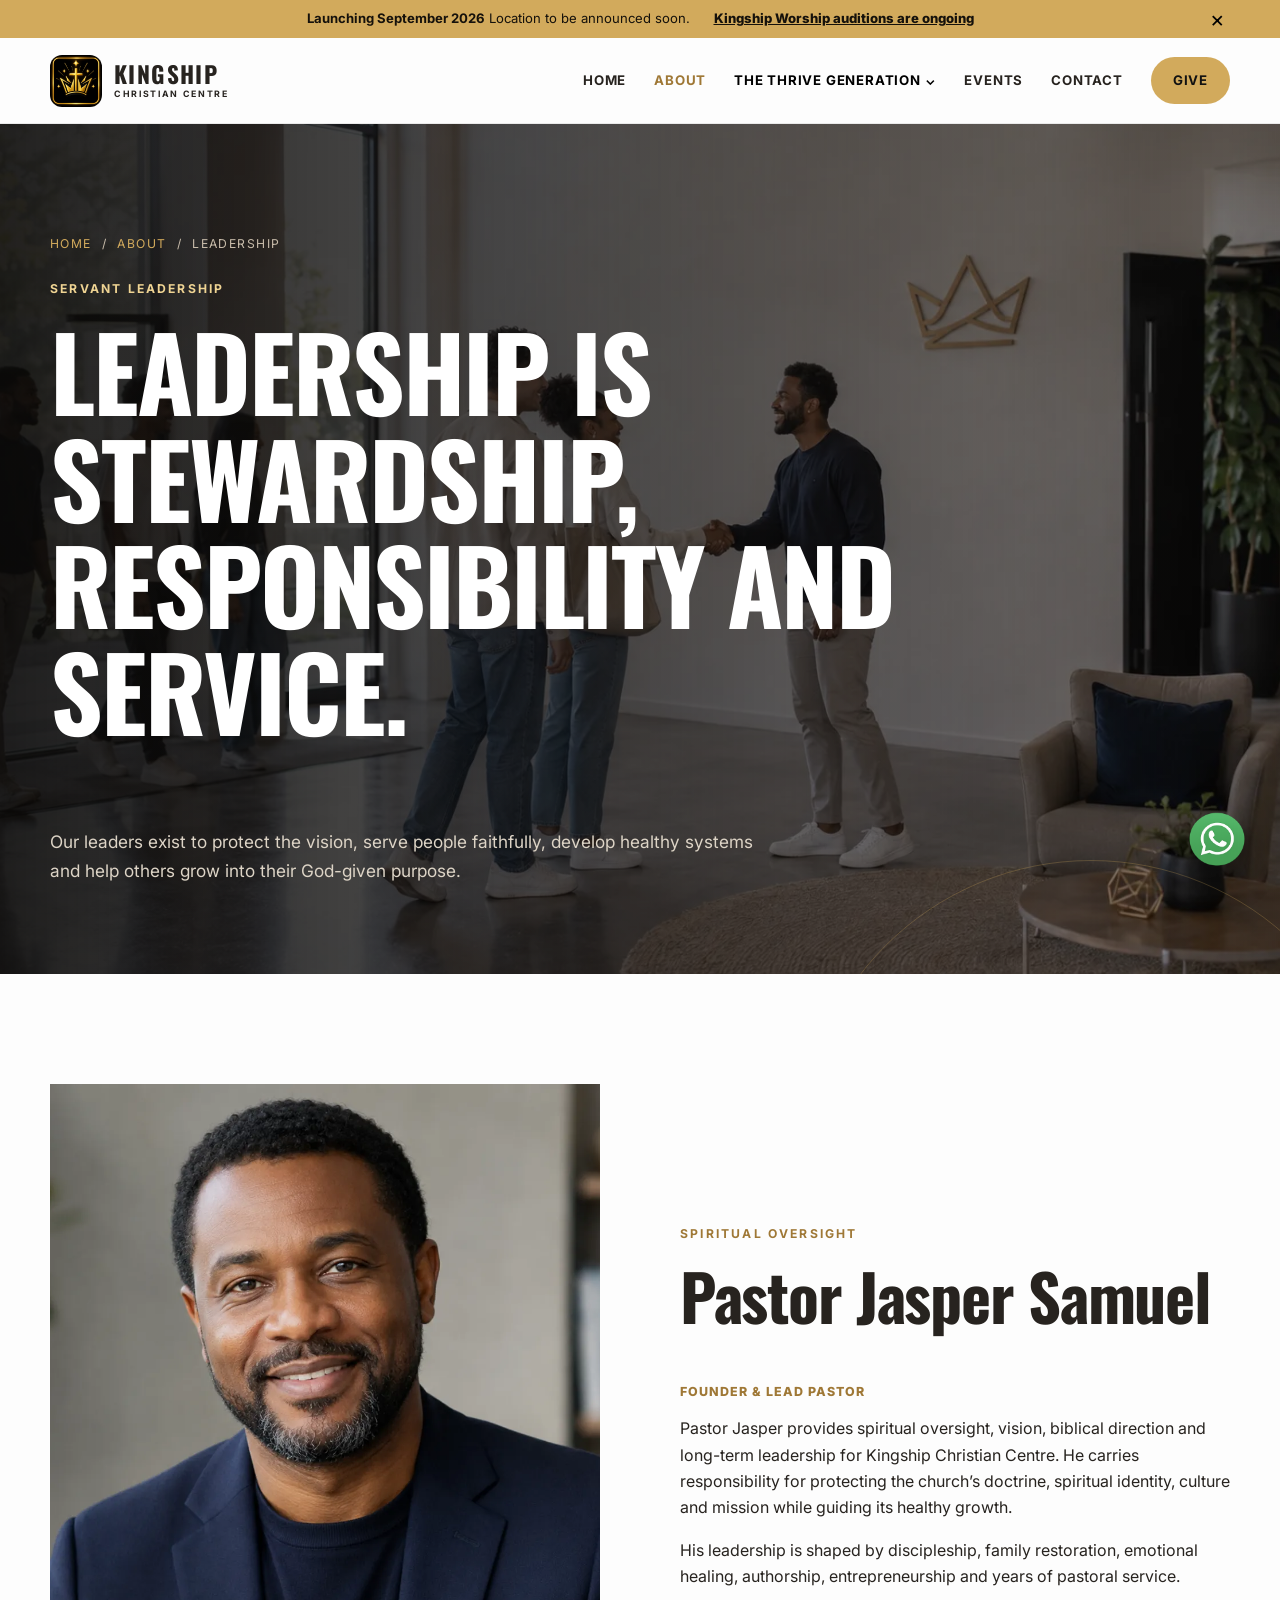
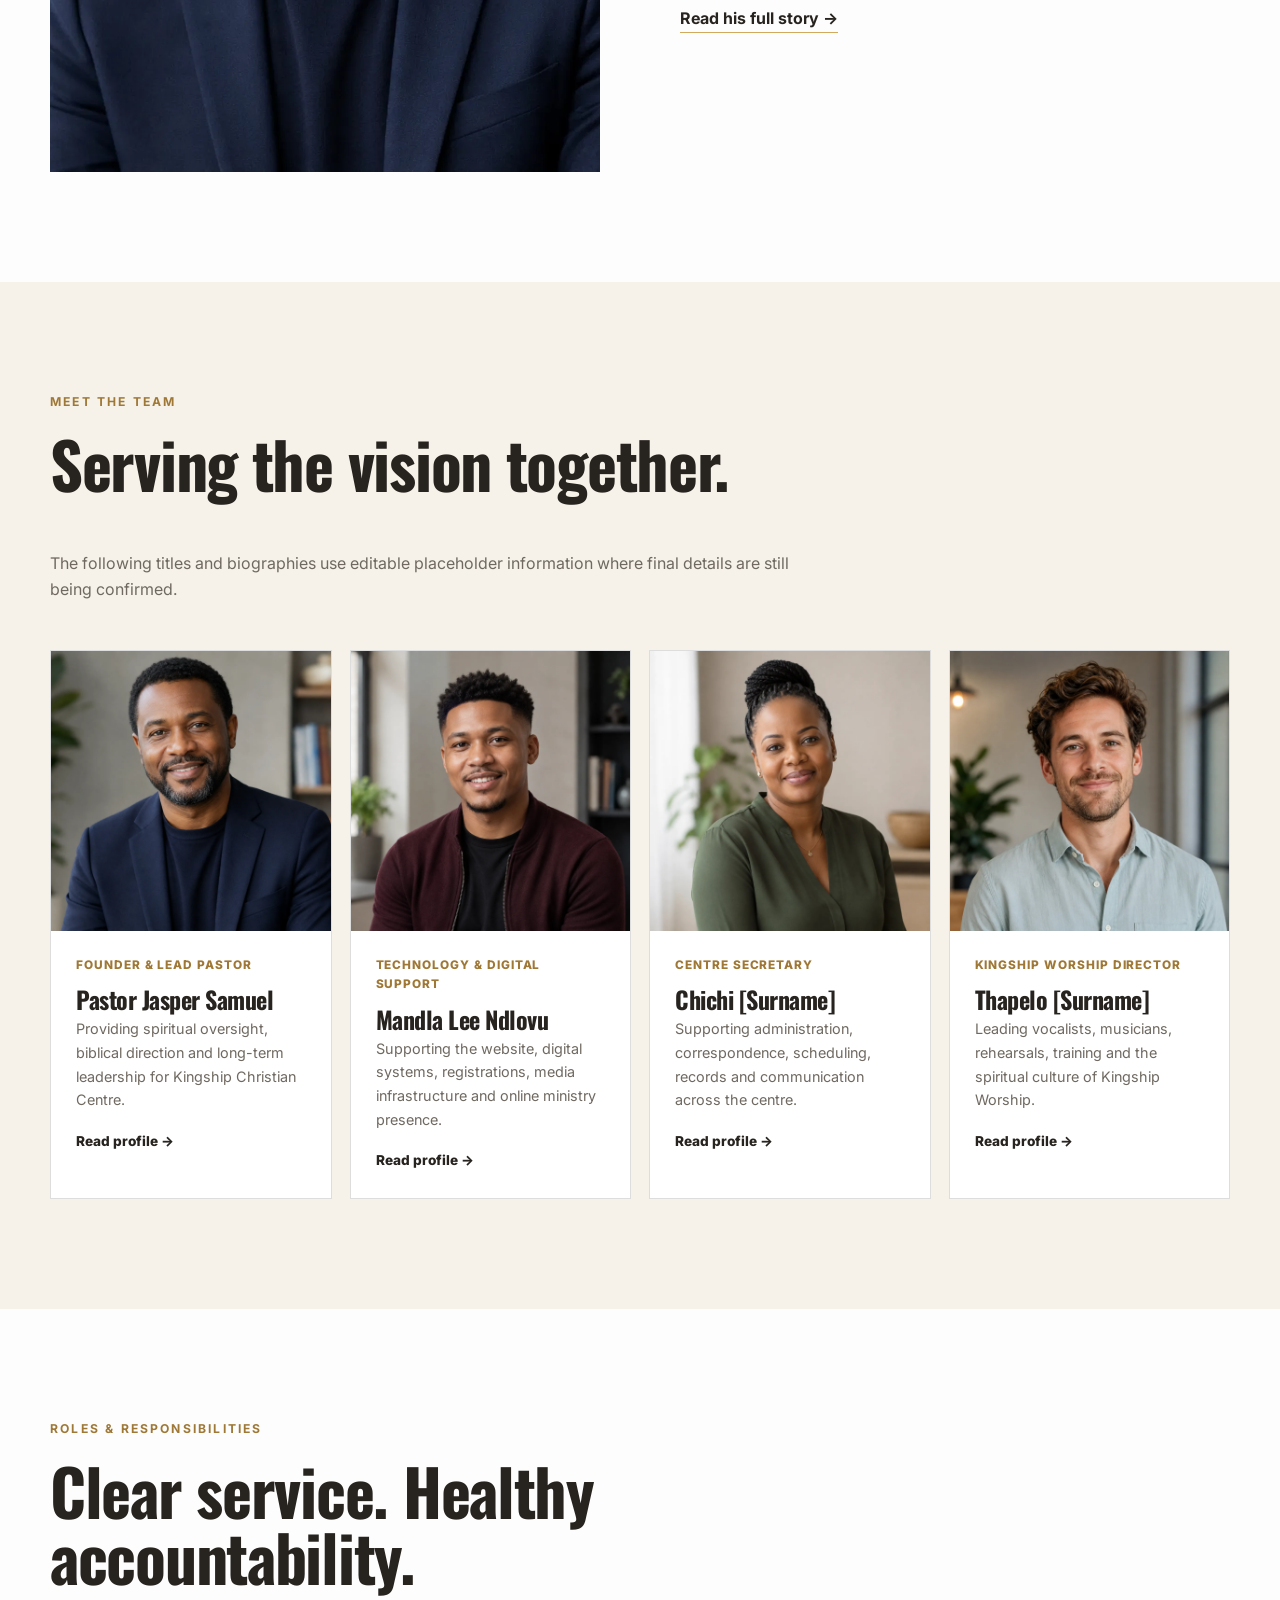
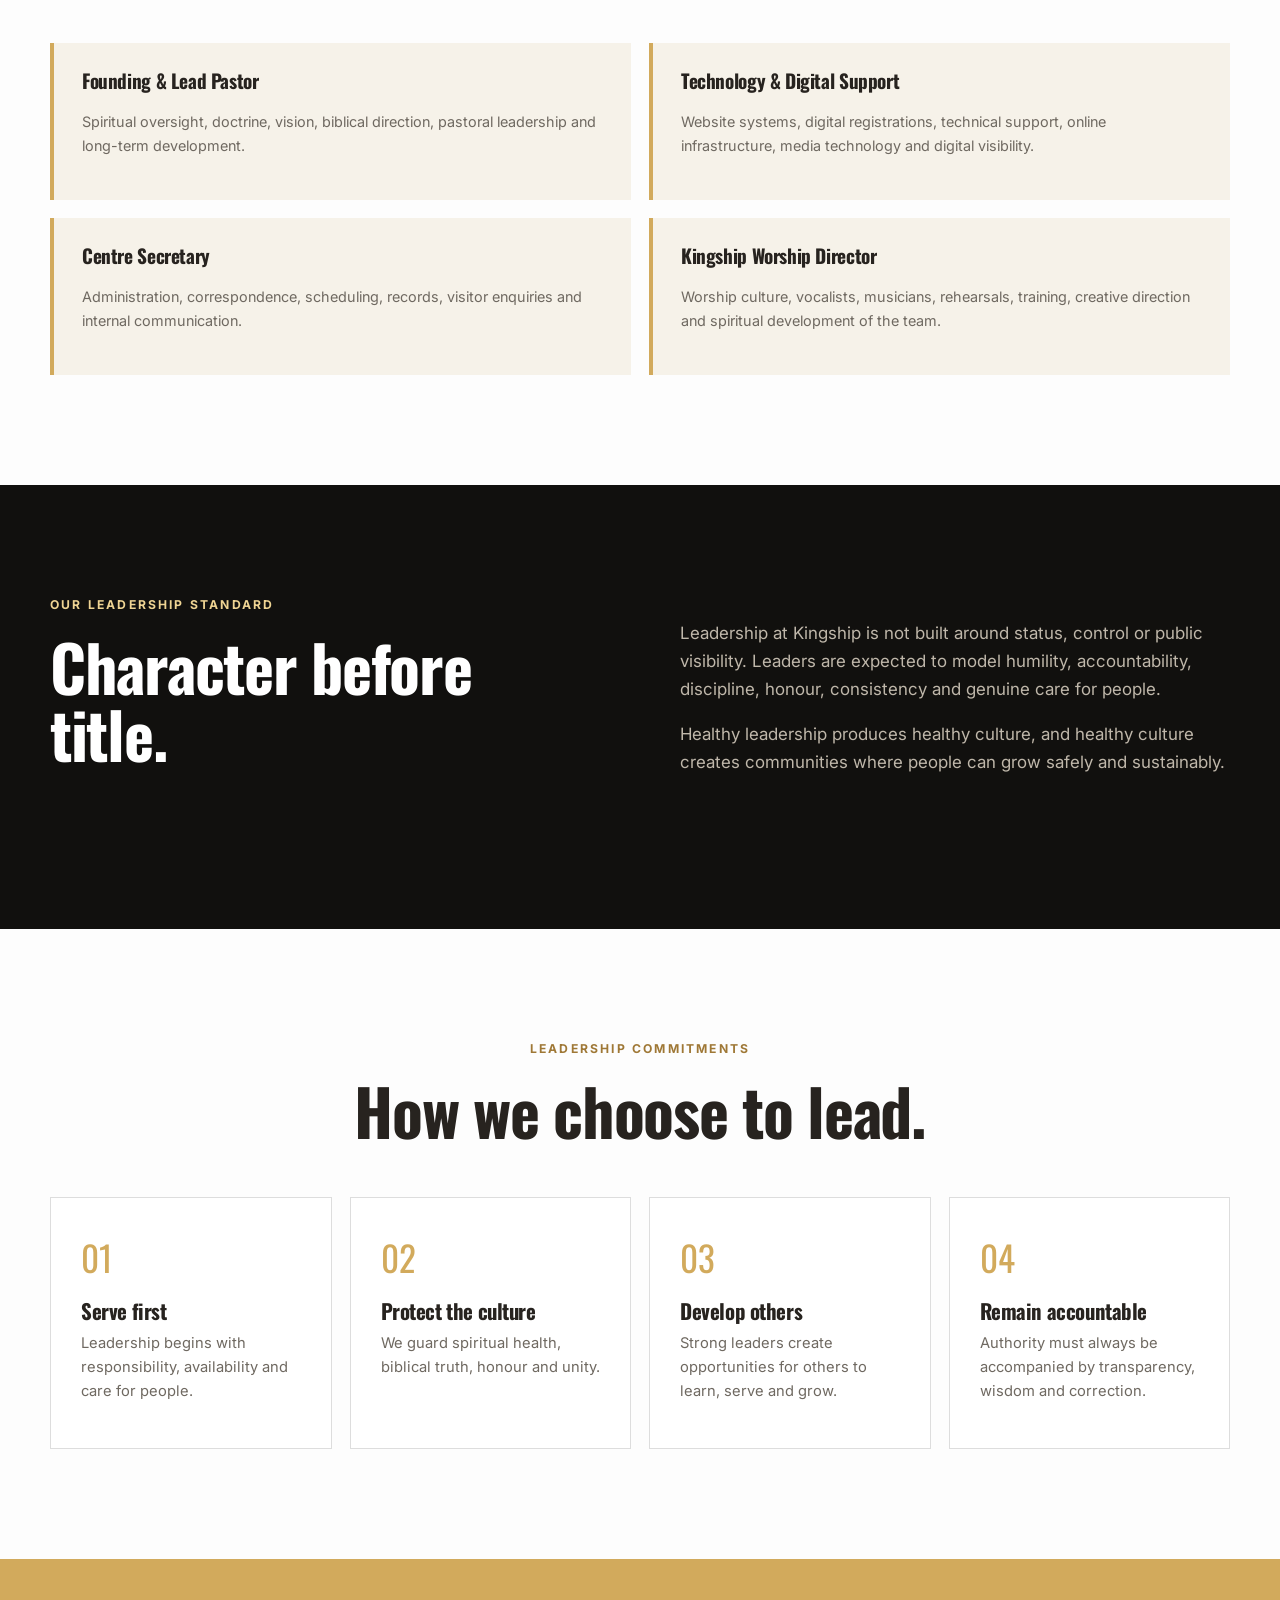
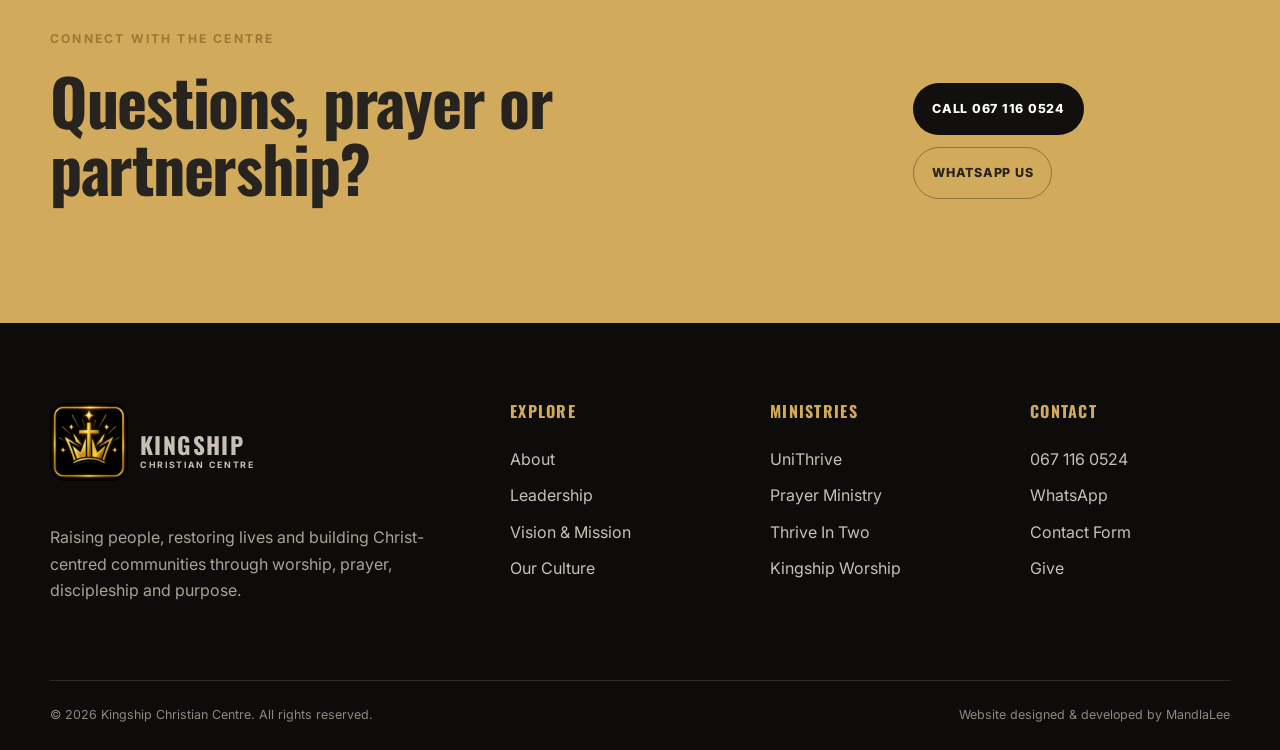
<file: leadership.html>
<!DOCTYPE html>
<html lang="en-ZA"><head><meta charset="utf-8"/><meta content="width=device-width,initial-scale=1,viewport-fit=cover" name="viewport"/><meta content="#111111" name="theme-color"/><link href="https://fonts.googleapis.com" rel="preconnect"/><link crossorigin="" href="https://fonts.gstatic.com" rel="preconnect"/><link href="https://fonts.googleapis.com/css2?family=Inter:wght@400;500;600;700&amp;family=Oswald:wght@500;600;700&amp;display=swap" rel="stylesheet"/><link href="assets/css/variables.css" rel="stylesheet"/><link href="assets/css/base.css" rel="stylesheet"/><link href="assets/css/layout.css" rel="stylesheet"/><link href="assets/css/components.css" rel="stylesheet"/><link href="assets/css/responsive.css" rel="stylesheet"/><link href="assets/css/about-pages.css" rel="stylesheet"/><meta content="Meet the leadership and support team serving the vision of Kingship Christian Centre." name="description"/><title>Leadership | Kingship Christian Centre</title><link href="assets/css/site-assets.css" rel="stylesheet"/><link href="favicons/apple-touch-icon.png" rel="apple-touch-icon" sizes="180x180"/><link href="favicons/favicon-32x32.png" rel="icon" sizes="32x32" type="image/png"/><link href="favicons/favicon-16x16.png" rel="icon" sizes="16x16" type="image/png"/><link href="favicons/favicon.ico" rel="shortcut icon" type="image/x-icon"/><link href="site.webmanifest" rel="manifest"/></head><body> <a class="skip-link" href="#main-content">Skip to main content</a>
<div class="announcement-bar" data-announcement=""><div class="container announcement-inner"><p><strong>Launching September 2026</strong> <span>Location to be announced soon.</span></p><a href="auditions.html">Kingship Worship auditions are ongoing</a><button aria-label="Close announcement" class="announcement-close" data-announcement-close="" type="button">×</button></div></div>
<header class="site-header" data-header=""><div class="container header-inner"><a aria-label="Kingship Christian Centre home" class="brand" href="index.html"><img alt="Kingship Christian Centre logo" class="site-logo" sizes="52px" src="assets/images/branding/kingship-header-logo.webp" srcset="assets/images/branding/kingship-header-logo.webp 800w, assets/images/branding/kingship-header-logo-1200.webp 1200w"/><span class="brand-copy"><strong>KINGSHIP</strong><small>CHRISTIAN CENTRE</small></span></a><button aria-controls="primary-navigation" aria-expanded="false" class="nav-toggle" data-nav-toggle="" type="button"><span></span><span></span><span></span><span class="sr-only">Open navigation</span></button><nav aria-label="Primary navigation" class="primary-nav" data-nav="" id="primary-navigation"><a href="index.html">Home</a><a class="active" href="about.html">About</a><div class="nav-dropdown" data-dropdown=""><button aria-expanded="false" data-dropdown-toggle="" type="button">The Thrive Generation <span aria-hidden="true">⌄</span></button><div class="dropdown-menu"><a href="unithrive.html"><strong>UniThrive</strong><span>Campus ministry</span></a><a href="prayer-ministry.html"><strong>The Prayer Ministry</strong><span>Prayer, revival and intercession</span></a><a href="thrive-in-two.html"><strong>Thrive In Two</strong><span>Marriage and relationships</span></a><a href="kingship-worship.html"><strong>Kingship Worship</strong><span>Worship and creative ministry</span></a></div></div><a href="events.html">Events</a><a href="contact.html">Contact</a><a class="give-link" href="give.html">Give</a></nav></div></header>
<main id="main-content"><section class="page-hero"><div class="container"><div class="breadcrumb"><a href="index.html">Home</a><span>/</span><a href="about.html">About</a><span>/</span><span>Leadership</span></div><p class="eyebrow light">Servant Leadership</p><h1>Leadership is stewardship, responsibility and service.</h1><p>Our leaders exist to protect the vision, serve people faithfully, develop healthy systems and help others grow into their God-given purpose.</p></div></section>
<section class="section"><div class="container leader-feature"><div class="leader-photo"><img alt="Portrait of Pastor Jasper Samuel" src="assets/images/leadership/jasper-samuel.webp"/></div><div class="leader-copy"><p class="eyebrow">Spiritual Oversight</p><h2>Pastor Jasper Samuel</h2><p class="role">Founder &amp; Lead Pastor</p><p>Pastor Jasper provides spiritual oversight, vision, biblical direction and long-term leadership for Kingship Christian Centre. He carries responsibility for protecting the church’s doctrine, spiritual identity, culture and mission while guiding its healthy growth.</p><p>His leadership is shaped by discipleship, family restoration, emotional healing, authorship, entrepreneurship and years of pastoral service.</p><a class="text-link" href="about.html#jasper-samuel">Read his full story →</a></div></div></section>
<section class="section" style="background:var(--off-white)"><div class="container"><div class="section-heading"><p class="eyebrow">Meet The Team</p><h2>Serving the vision together.</h2><p>The following titles and biographies use editable placeholder information where final details are still being confirmed.</p></div><div class="team-grid" data-leadership-grid=""></div></div></section>
<section class="section"><div class="container"><div class="section-heading"><p class="eyebrow">Roles &amp; Responsibilities</p><h2>Clear service. Healthy accountability.</h2></div><div class="org-chart"><article class="org-card"><h3>Founding &amp; Lead Pastor</h3><p>Spiritual oversight, doctrine, vision, biblical direction, pastoral leadership and long-term development.</p></article><article class="org-card"><h3>Technology &amp; Digital Support</h3><p>Website systems, digital registrations, technical support, online infrastructure, media technology and digital visibility.</p></article><article class="org-card"><h3>Centre Secretary</h3><p>Administration, correspondence, scheduling, records, visitor enquiries and internal communication.</p></article><article class="org-card"><h3>Kingship Worship Director</h3><p>Worship culture, vocalists, musicians, rehearsals, training, creative direction and spiritual development of the team.</p></article></div></div></section>
<section class="section dark-section"><div class="container story-grid"><div><p class="eyebrow light">Our Leadership Standard</p><h2>Character before title.</h2></div><div class="rich-copy"><p>Leadership at Kingship is not built around status, control or public visibility. Leaders are expected to model humility, accountability, discipline, honour, consistency and genuine care for people.</p><p>Healthy leadership produces healthy culture, and healthy culture creates communities where people can grow safely and sustainably.</p></div></div></section>
<section class="section"><div class="container"><div class="section-heading centered"><p class="eyebrow">Leadership Commitments</p><h2>How we choose to lead.</h2></div><div class="principle-grid"><article class="principle-card"><span>01</span><h3>Serve first</h3><p>Leadership begins with responsibility, availability and care for people.</p></article><article class="principle-card"><span>02</span><h3>Protect the culture</h3><p>We guard spiritual health, biblical truth, honour and unity.</p></article><article class="principle-card"><span>03</span><h3>Develop others</h3><p>Strong leaders create opportunities for others to learn, serve and grow.</p></article><article class="principle-card"><span>04</span><h3>Remain accountable</h3><p>Authority must always be accompanied by transparency, wisdom and correction.</p></article></div></div></section></main><script src="assets/data/leadership-data.js"></script><script src="assets/js/leadership.js"></script> <section class="contact-strip"><div class="container contact-strip-inner"><div><p class="eyebrow">Connect with the centre</p><h2>Questions, prayer or partnership?</h2></div><div class="contact-actions"><a class="btn btn-dark" href="tel:+27671160524">Call 067 116 0524</a><a class="btn btn-light" href="https://wa.me/27671160524" rel="noopener" target="_blank">WhatsApp Us</a></div></div></section>
<footer class="site-footer"><div class="container footer-grid"><div class="footer-brand"><a class="brand brand-light" href="index.html"><img alt="Kingship Christian Centre" class="footer-supplied-logo" sizes="78px" src="assets/images/branding/kingship-footer-logo.webp" srcset="assets/images/branding/kingship-footer-logo.webp 800w, assets/images/branding/kingship-footer-logo-1200.webp 1200w"/><span class="brand-copy"><strong>KINGSHIP</strong><small>CHRISTIAN CENTRE</small></span></a><p>Raising people, restoring lives and building Christ-centred communities through worship, prayer, discipleship and purpose.</p></div><div><h3>Explore</h3><a href="about.html">About</a><a href="leadership.html">Leadership</a><a href="vision-mission.html">Vision &amp; Mission</a><a href="culture.html">Our Culture</a></div><div><h3>Ministries</h3><a href="unithrive.html">UniThrive</a><a href="prayer-ministry.html">Prayer Ministry</a><a href="thrive-in-two.html">Thrive In Two</a><a href="kingship-worship.html">Kingship Worship</a></div><div><h3>Contact</h3><a href="tel:+27671160524">067 116 0524</a><a href="https://wa.me/27671160524">WhatsApp</a><a href="contact.html">Contact Form</a><a href="give.html">Give</a></div></div><div class="container footer-bottom"><p>© 2026 Kingship Christian Centre. All rights reserved.</p><p>Website designed &amp; developed by <a href="https://mandlalee.co.za">MandlaLee</a></p></div></footer>
<script src="assets/js/navigation.js"></script><script src="assets/js/main.js"></script><script src="assets/js/about-pages.js"></script>
<a aria-label="Chat with Kingship Christian Centre on WhatsApp" class="whatsapp-float" href="https://wa.me/27671160524" rel="noopener noreferrer" target="_blank" title="Chat with us on WhatsApp"><img alt="" aria-hidden="true" src="assets/images/branding/whatsapp-button.png"/></a></body></html>
</file>
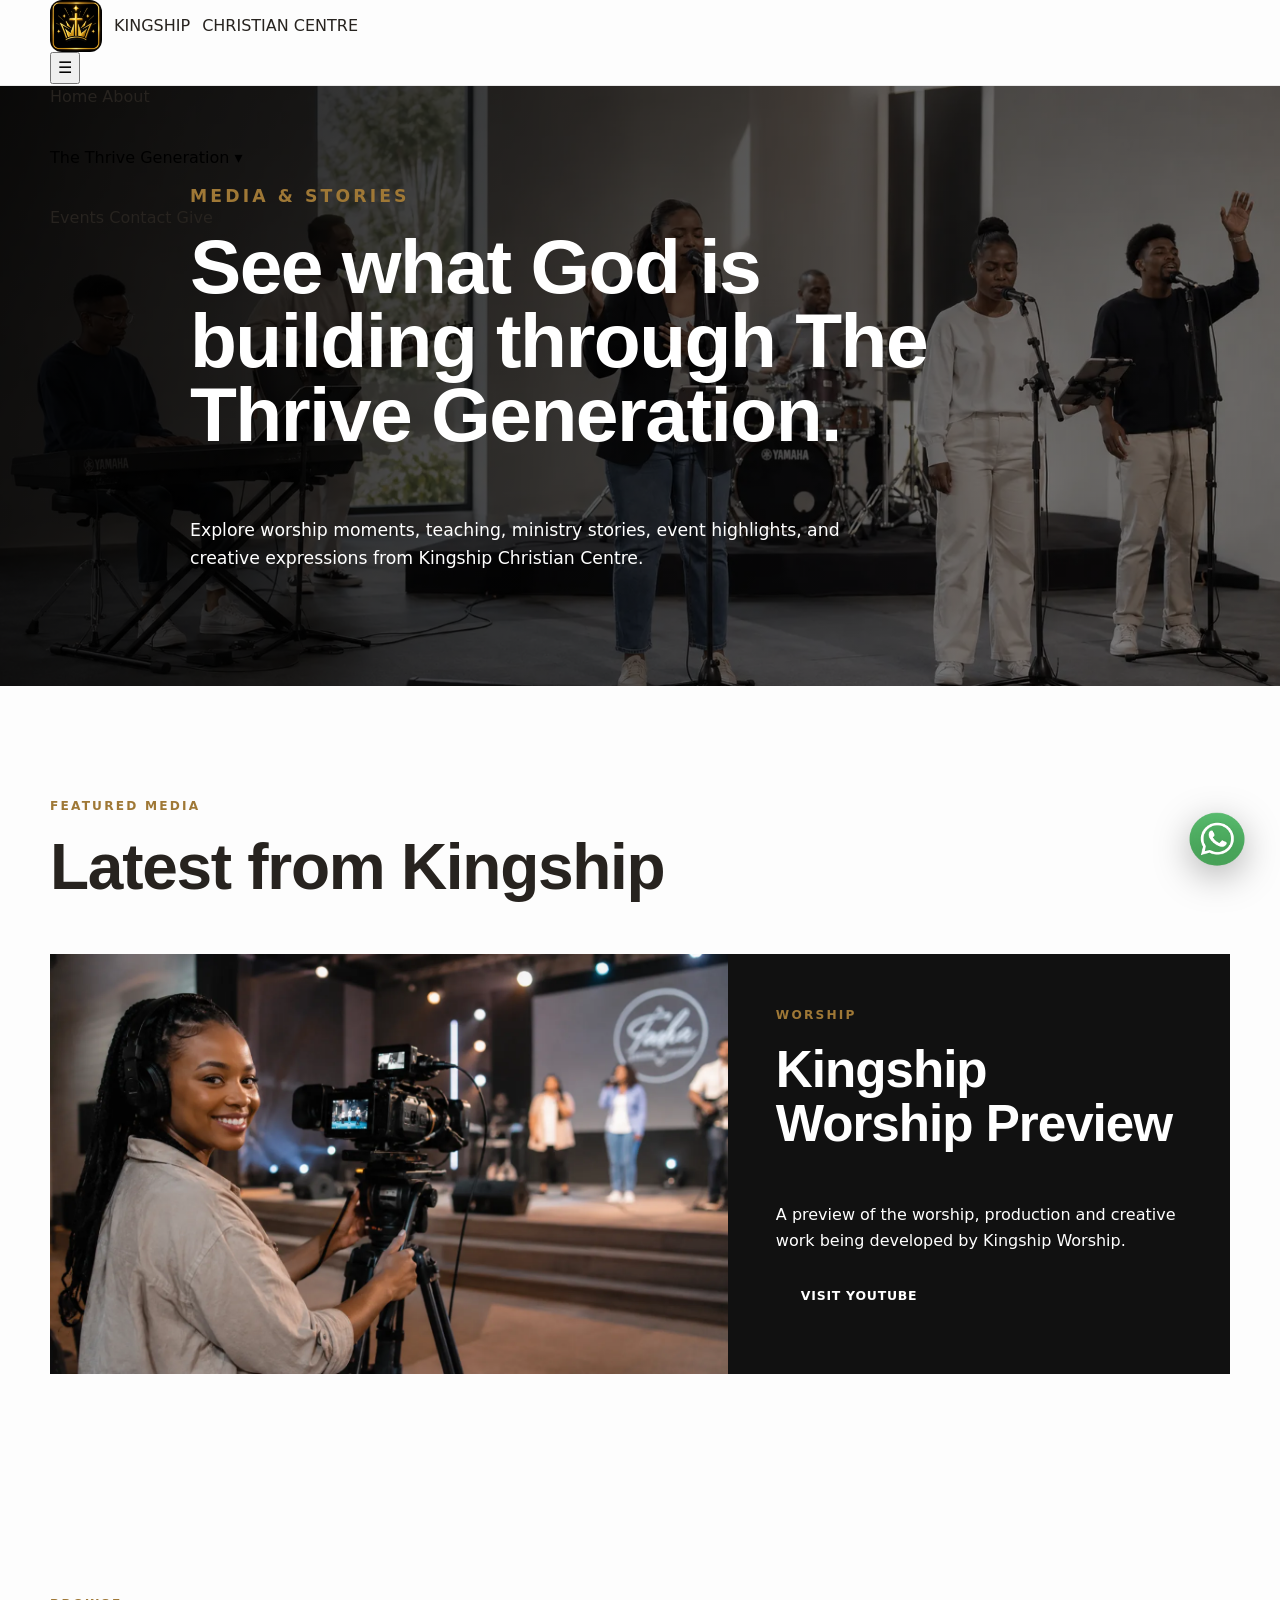
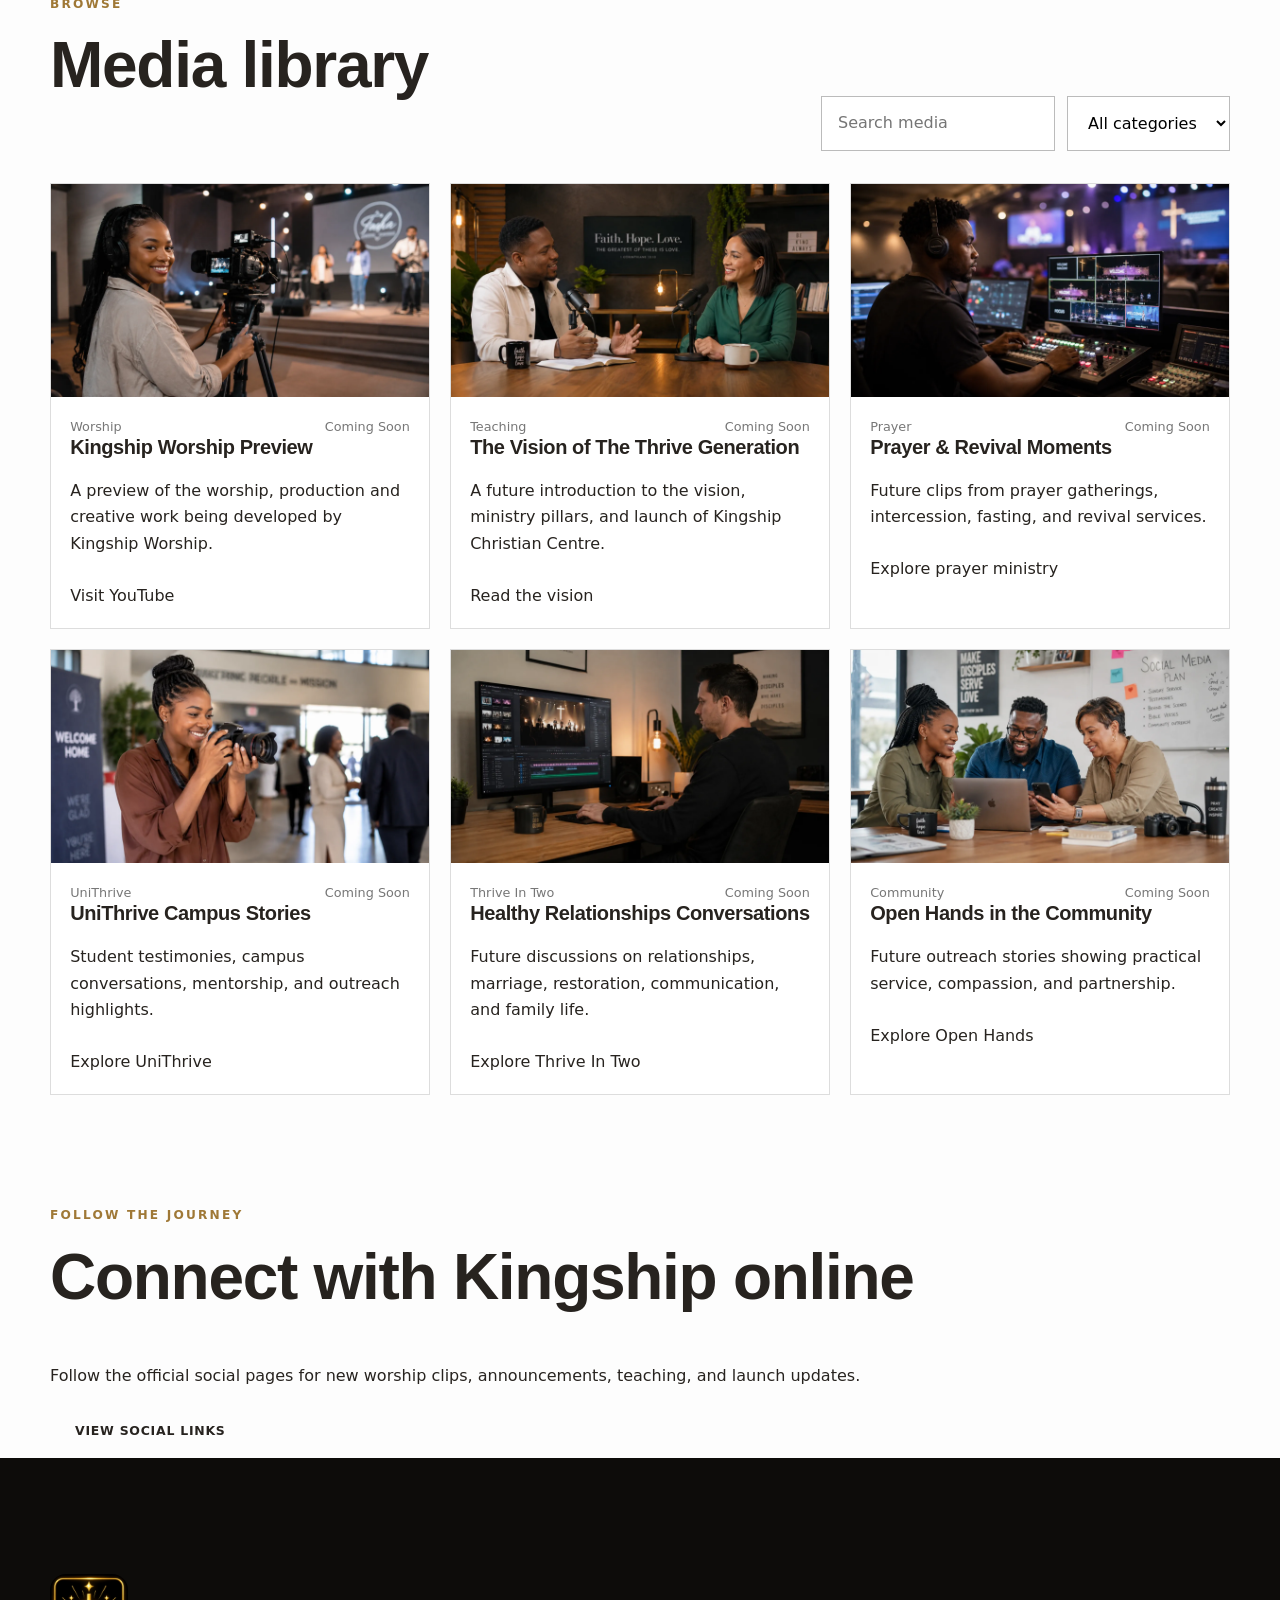
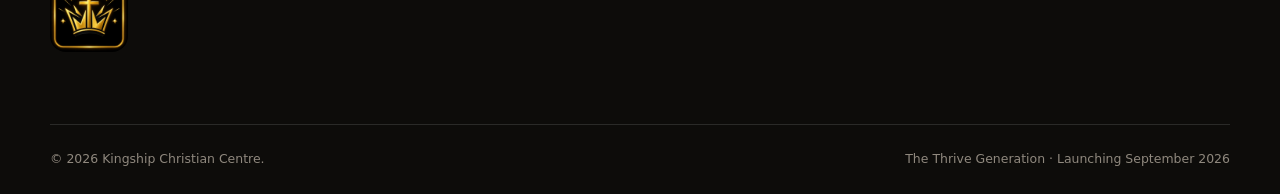
<file: media.html>
<!DOCTYPE html>

<html lang="en">
<head>
<meta charset="utf-8"/>
<meta content="width=device-width, initial-scale=1.0" name="viewport"/>
<title>Media | Kingship Christian Centre</title>
<meta content="Watch worship, teaching, ministry highlights, and creative media from Kingship Christian Centre." name="description"/>
<link href="https://kingshipcentre.co.za/media.html" rel="canonical"/>
<meta content="Media | Kingship Christian Centre" property="og:title"/>
<meta content="Worship, teaching, ministry highlights, and creative media from The Thrive Generation." property="og:description"/>
<meta content="website" property="og:type"/>
<meta content="https://kingshipcentre.co.za/media.html" property="og:url"/>
<meta content="https://kingshipcentre.co.za/assets/images/worship.webp" property="og:image"/>
<link href="assets/css/variables.css" rel="stylesheet"/>
<link href="assets/css/base.css" rel="stylesheet"/>
<link href="assets/css/layout.css" rel="stylesheet"/>
<link href="assets/css/components.css" rel="stylesheet"/>
<link href="assets/css/media.css" rel="stylesheet"/>
<link href="assets/css/responsive.css" rel="stylesheet"/>
<link href="assets/css/site-assets.css" rel="stylesheet"/><link href="favicons/apple-touch-icon.png" rel="apple-touch-icon" sizes="180x180"/><link href="favicons/favicon-32x32.png" rel="icon" sizes="32x32" type="image/png"/><link href="favicons/favicon-16x16.png" rel="icon" sizes="16x16" type="image/png"/><link href="favicons/favicon.ico" rel="shortcut icon" type="image/x-icon"/><link href="site.webmanifest" rel="manifest"/></head>
<body>
<header class="site-header">
<div class="container nav-wrap">
<a class="brand" href="index.html"><img alt="Kingship Christian Centre logo" class="site-logo" sizes="52px" src="assets/images/branding/kingship-header-logo.webp" srcset="assets/images/branding/kingship-header-logo.webp 800w, assets/images/branding/kingship-header-logo-1200.webp 1200w"/>KINGSHIP <span>CHRISTIAN CENTRE</span></a>
<button aria-label="Open menu" class="menu-toggle">☰</button>
<nav class="site-nav">
<a href="index.html">Home</a>
<a href="about.html">About</a>
<div class="nav-dropdown">
<button class="dropdown-toggle">The Thrive Generation ▾</button>
<div class="dropdown-menu">
<a href="unithrive.html">UniThrive</a>
<a href="prayer-ministry.html">The Prayer Ministry</a>
<a href="thrive-in-two.html">Thrive In Two</a>
<a href="kingship-worship.html">Kingship Worship</a>
</div>
</div>
<a href="events.html">Events</a>
<a href="contact.html">Contact</a>
<a class="nav-give" href="give.html">Give</a>
</nav>
</div>
</header>
<main>
<section class="media-hero">
<div class="container hero-content">
<p class="eyebrow">MEDIA &amp; STORIES</p>
<h1>See what God is building through The Thrive Generation.</h1>
<p>Explore worship moments, teaching, ministry stories, event highlights, and creative expressions from Kingship Christian Centre.</p>
</div>
</section>
<section class="section container">
<div class="section-heading">
<p class="eyebrow">FEATURED MEDIA</p>
<h2>Latest from Kingship</h2>
</div>
<div class="featured-media" id="featuredMedia"></div>
</section>
<section class="section section-soft">
<div class="container">
<div class="media-toolbar">
<div>
<p class="eyebrow">BROWSE</p>
<h2>Media library</h2>
</div>
<div class="filter-controls">
<input id="mediaSearch" placeholder="Search media" type="search"/>
<select id="mediaCategory">
<option value="all">All categories</option>
<option value="Worship">Worship</option>
<option value="Teaching">Teaching</option>
<option value="Prayer">Prayer</option>
<option value="UniThrive">UniThrive</option>
<option value="Thrive In Two">Thrive In Two</option>
<option value="Community">Community</option>
</select>
</div>
</div>
<div class="media-grid" id="mediaGrid"></div>
<p class="empty-state" hidden="" id="mediaEmpty">No media items match your search.</p>
</div>
</section>
<section class="cta-band">
<div class="container cta-inner">
<div>
<p class="eyebrow">FOLLOW THE JOURNEY</p>
<h2>Connect with Kingship online</h2>
<p>Follow the official social pages for new worship clips, announcements, teaching, and launch updates.</p>
</div>
<a class="btn btn-primary" href="contact.html#socials">View Social Links</a>
</div>
</section>
</main>
<footer class="site-footer"><div class="container footer-logo-row"><a aria-label="Kingship Christian Centre home" href="index.html"><img alt="Kingship Christian Centre" class="footer-supplied-logo" sizes="78px" src="assets/images/branding/kingship-footer-logo.webp" srcset="assets/images/branding/kingship-footer-logo.webp 800w, assets/images/branding/kingship-footer-logo-1200.webp 1200w"/></a></div>
<div class="container footer-bottom">
<p>© 2026 Kingship Christian Centre.</p>
<p>The Thrive Generation · Launching September 2026</p>
</div>
</footer>
<script src="assets/data/media-data.js"></script>
<script src="assets/js/navigation.js"></script>
<script src="assets/js/media.js"></script>
<a aria-label="Chat with Kingship Christian Centre on WhatsApp" class="whatsapp-float" href="https://wa.me/27671160524" rel="noopener noreferrer" target="_blank" title="Chat with us on WhatsApp"><img alt="" aria-hidden="true" src="assets/images/branding/whatsapp-button.png"/></a></body>
</html>
</file>
<file: assets/css/variables.css>
:root {
  --black: #11100e;
  --black-soft: #1b1916;
  --ink: #27231f;
  --white: #fdfdfd;
  --off-white: #f6f2e9;
  --cream: #eee6d8;
  --gold: #d2aa5c;
  --gold-dark: #9f7836;
  --muted: #6f6961;
  --line: rgba(17,16,14,.14);
  --shadow: 0 24px 70px rgba(20,16,10,.12);
  --radius-sm: 10px;
  --radius-md: 18px;
  --radius-lg: 30px;
  --container: 1180px;
  --header-height: 86px;
  --font-body: "Inter", system-ui, sans-serif;
  --font-display: "Oswald", Impact, sans-serif;
}
</file>
<file: assets/css/base.css>
*{box-sizing:border-box}html{scroll-behavior:smooth}body{margin:0;background:var(--white);color:var(--ink);font-family:var(--font-body);line-height:1.65;-webkit-font-smoothing:antialiased}img{max-width:100%;display:block}a{color:inherit;text-decoration:none}button,input,select,textarea{font:inherit}button{cursor:pointer}h1,h2,h3,p{margin-top:0}h1,h2,h3{font-family:var(--font-display);line-height:1.04;letter-spacing:-.02em}h1{font-size:clamp(3.3rem,8vw,7rem)}h2{font-size:clamp(2.4rem,5vw,4.7rem)}h3{font-size:1.5rem}.container{width:min(calc(100% - 40px),var(--container));margin-inline:auto}.section{padding:110px 0}.section-tight{padding:34px 0}.eyebrow{text-transform:uppercase;letter-spacing:.18em;font-weight:700;font-size:.76rem;color:var(--gold-dark);margin-bottom:18px}.eyebrow.light{color:#efd493}.sr-only{position:absolute!important;width:1px;height:1px;padding:0;margin:-1px;overflow:hidden;clip:rect(0,0,0,0);white-space:nowrap;border:0}.skip-link{position:fixed;left:16px;top:-80px;background:var(--gold);color:#111;padding:12px 18px;z-index:9999}.skip-link:focus{top:16px}.text-link{font-weight:700;border-bottom:1px solid var(--gold);padding-bottom:4px}.text-link span{color:var(--gold-dark)}
</file>
<file: assets/css/layout.css>
.announcement-bar{background:var(--gold);color:#15110b;font-size:.82rem}.announcement-inner{min-height:38px;display:flex;align-items:center;justify-content:center;gap:24px;position:relative}.announcement-inner p{margin:0}.announcement-inner a{font-weight:800;text-decoration:underline}.announcement-close{position:absolute;right:0;border:0;background:transparent;font-size:1.4rem}.site-header{height:var(--header-height);background:rgba(253,253,253,.96);position:sticky;top:0;z-index:1000;border-bottom:1px solid rgba(17,16,14,.08);backdrop-filter:blur(14px)}.header-inner{height:100%;display:flex;align-items:center;justify-content:space-between}.brand{display:flex;align-items:center;gap:12px}.brand img{width:52px;height:52px}.brand-copy{display:flex;flex-direction:column;line-height:.92}.brand-copy strong{font-family:var(--font-display);font-size:1.45rem;letter-spacing:.06em}.brand-copy small{font-size:.55rem;letter-spacing:.19em;font-weight:700;margin-top:6px}.primary-nav{display:flex;align-items:center;gap:28px;font-size:.83rem;font-weight:700;text-transform:uppercase;letter-spacing:.06em}.primary-nav>a,.nav-dropdown>button{padding:34px 0;border:0;background:none;text-transform:inherit;font:inherit;letter-spacing:inherit}.primary-nav a:hover,.primary-nav a.active,.nav-dropdown>button:hover{color:var(--gold-dark)}.give-link{background:var(--gold)!important;color:#111!important;padding:13px 22px!important;border-radius:999px}.nav-dropdown{position:relative}.dropdown-menu{position:absolute;top:72px;left:50%;transform:translate(-50%,12px);width:320px;background:var(--black);color:white;padding:12px;opacity:0;visibility:hidden;transition:.22s;border-radius:0 0 18px 18px;box-shadow:var(--shadow)}.dropdown-menu a{display:flex;flex-direction:column;padding:15px 16px;border-bottom:1px solid rgba(255,255,255,.09)}.dropdown-menu a:last-child{border:0}.dropdown-menu strong{font-family:var(--font-display);font-size:1.2rem}.dropdown-menu span{color:#bdb5a9;font-size:.72rem;text-transform:none;margin-top:4px}.nav-dropdown.open .dropdown-menu{opacity:1;visibility:visible;transform:translate(-50%,0)}.nav-toggle{display:none;border:0;background:transparent;width:44px;height:44px}.nav-toggle span:not(.sr-only){display:block;height:2px;background:#111;margin:6px}.hero{min-height:calc(100vh - 124px);position:relative;display:flex;align-items:center;color:white;overflow:hidden}.hero-media{position:absolute;inset:0;background:url('../images/home.webp') center/cover no-repeat;transform:scale(1.02)}.hero-overlay{position:absolute;inset:0;background:linear-gradient(90deg,rgba(10,9,7,.94) 0%,rgba(10,9,7,.76) 48%,rgba(10,9,7,.24) 100%)}.hero-content{position:relative;padding:100px 0 70px}.hero h1{max-width:920px;margin-bottom:28px;text-transform:uppercase}.hero h1 span{color:var(--gold)}.hero-lead{max-width:690px;font-size:1.12rem;color:#e7e0d4}.hero-actions,.audition-actions{display:flex;gap:14px;flex-wrap:wrap;margin:34px 0}.hero-meta{display:flex;gap:0;margin-top:70px;border-top:1px solid rgba(255,255,255,.22);max-width:800px}.hero-meta div{padding:20px 40px 0 0;margin-right:40px;border-right:1px solid rgba(255,255,255,.22)}.hero-meta div:last-child{border:0}.hero-meta span,.hero-meta strong{display:block}.hero-meta span{text-transform:uppercase;font-size:.67rem;letter-spacing:.16em;color:#bfb7aa}.hero-meta strong{font-size:.92rem;margin-top:4px}.quick-grid{display:grid;grid-template-columns:repeat(3,1fr);gap:14px}.split-grid{display:grid;grid-template-columns:1fr 1fr;gap:90px;align-items:start}.split-grid h2 span{color:var(--gold-dark)}.rich-copy{font-size:1.06rem}.rich-copy p{color:var(--muted)}.pillars-section{background:var(--off-white)}.section-heading{max-width:760px;margin-bottom:48px}.section-heading.centered{text-align:center;margin-inline:auto}.section-heading>p:last-child{color:var(--muted)}.pillar-grid{display:grid;grid-template-columns:repeat(4,1fr);gap:16px}.pastor-section{background:white}.pastor-grid{display:grid;grid-template-columns:.85fr 1.15fr;gap:80px;align-items:center}.event-section{background:var(--black);color:white}.event-shell{display:grid;grid-template-columns:1fr 1fr;gap:80px;align-items:center}.rhythm-list{border-top:1px solid var(--line)}.rhythm-list article{display:grid;grid-template-columns:130px 260px 1fr;gap:24px;padding:26px 0;border-bottom:1px solid var(--line);align-items:start}.auditions-section{background:var(--black-soft);color:white}.auditions-grid{display:grid;grid-template-columns:1.15fr .85fr;gap:80px;align-items:center}.worship-media{background:var(--white)}.split-heading{display:flex;align-items:end;justify-content:space-between;max-width:none}.video-grid{display:grid;grid-template-columns:1.5fr 1fr 1fr;gap:18px}.partner-section{background:var(--off-white)}.partner-grid{display:grid;grid-template-columns:1fr 1.1fr;gap:60px;align-items:start}.partner-options{display:grid;gap:14px}.contact-strip{background:var(--gold);padding:70px 0}.contact-strip-inner{display:flex;justify-content:space-between;align-items:center;gap:40px}.contact-actions{display:flex;gap:12px;flex-wrap:wrap}.site-footer{background:#0d0c0a;color:white;padding:80px 0 25px}.footer-grid{display:grid;grid-template-columns:2fr repeat(3,1fr);gap:60px}.footer-grid h3{font-size:1rem;text-transform:uppercase;letter-spacing:.08em;color:var(--gold)}.footer-grid>div:not(:first-child){display:flex;flex-direction:column;gap:10px}.footer-grid a{color:#c7c0b5}.footer-brand p{max-width:440px;color:#aaa297;margin-top:25px}.brand-light img{filter:none}.footer-bottom{border-top:1px solid rgba(255,255,255,.12);display:flex;justify-content:space-between;padding-top:24px;margin-top:60px;color:#8f887e;font-size:.78rem}.footer-bottom p{margin:0}
</file>
<file: assets/css/components.css>
.btn{display:inline-flex;align-items:center;justify-content:center;min-height:52px;padding:0 24px;border:1px solid transparent;border-radius:999px;font-weight:800;text-transform:uppercase;letter-spacing:.06em;font-size:.78rem;transition:.22s}.btn:hover{transform:translateY(-2px)}.btn-gold{background:var(--gold);color:#111}.btn-dark{background:var(--black);color:white}.btn-ghost{border-color:rgba(255,255,255,.55);color:white;background:transparent}.btn-whatsapp{background:#1f9d61;color:white}.quick-card{display:grid;grid-template-columns:auto 1fr auto;align-items:center;gap:18px;padding:24px;background:white;border:1px solid var(--line);transition:.2s}.quick-card:hover{box-shadow:var(--shadow);transform:translateY(-3px)}.quick-card>span{font-family:var(--font-display);color:var(--gold-dark)}.quick-card strong,.quick-card small{display:block}.quick-card small{color:var(--muted);margin-top:3px}.pillar-card{position:relative;background:white;padding:30px;min-height:390px;display:flex;flex-direction:column;border:1px solid transparent;transition:.25s}.pillar-card:hover{transform:translateY(-7px);box-shadow:var(--shadow);border-color:rgba(210,170,92,.5)}.pillar-number{position:absolute;right:24px;top:20px;color:#b7afa4;font-size:.72rem}.pillar-icon{width:64px;height:64px;border:1px solid var(--gold);border-radius:50%;display:grid;place-items:center;font-family:var(--font-display);font-size:1.5rem;margin-bottom:50px}.pillar-card p{font-size:.7rem;text-transform:uppercase;letter-spacing:.14em;color:var(--gold-dark);font-weight:700;margin-bottom:8px}.pillar-card h3{font-size:2rem}.pillar-description{color:var(--muted);font-size:.9rem}.pillar-card b{margin-top:auto;font-size:.76rem;text-transform:uppercase}.placeholder-photo{background:linear-gradient(135deg,#d8cfbf,#a39787);min-height:600px;display:grid;place-items:center;color:white;text-align:center;font-family:var(--font-display);letter-spacing:.12em}.pastor-copy .role{color:var(--gold-dark);font-weight:700}.pastor-copy>p:not(.eyebrow):not(.role){color:var(--muted)}blockquote{border-left:3px solid var(--gold);margin:30px 0;padding-left:24px;font-family:var(--font-display);font-size:1.5rem}.countdown-card{background:white;color:var(--ink);padding:42px;border-radius:var(--radius-lg)}.status-pill,.mini-label{display:inline-block;background:var(--gold);color:#111;padding:7px 11px;border-radius:999px;text-transform:uppercase;font-size:.65rem;font-weight:800;letter-spacing:.08em}.countdown-card h3{font-size:2.4rem;margin:24px 0 8px}.countdown-card>p{color:var(--muted)}.countdown-grid{display:grid;grid-template-columns:repeat(4,1fr);margin:30px 0;border-top:1px solid var(--line);border-bottom:1px solid var(--line)}.countdown-grid div{text-align:center;padding:22px 6px;border-right:1px solid var(--line)}.countdown-grid div:last-child{border:0}.countdown-grid strong,.countdown-grid span{display:block}.countdown-grid strong{font-family:var(--font-display);font-size:2rem}.countdown-grid span{font-size:.65rem;text-transform:uppercase;color:var(--muted)}.event-details{margin:0}.event-details div{display:flex;justify-content:space-between;padding:9px 0}.event-details dt{color:var(--muted)}.event-details dd{font-weight:700}.rhythm-list article>span{color:var(--gold-dark);text-transform:uppercase;font-weight:800;font-size:.72rem;letter-spacing:.08em}.rhythm-list h3{margin:0}.rhythm-list p{color:var(--muted);margin:0}.check-list{list-style:none;padding:0}.check-list li{padding:10px 0 10px 28px;position:relative}.check-list li:before{content:'✓';position:absolute;left:0;color:var(--gold)}.audition-card{background:white;color:var(--ink);padding:36px;border-radius:var(--radius-lg)}.upload-visual{border:1px dashed #9e9487;min-height:180px;display:flex;flex-direction:column;align-items:center;justify-content:center;margin:26px 0;background:var(--off-white)}.upload-visual span{font-size:2rem;color:var(--gold-dark)}.upload-visual strong,.upload-visual small{display:block}.video-card{border:1px solid var(--line);background:white}.video-placeholder{min-height:190px;background:linear-gradient(135deg,#25211d,#665642);display:grid;place-items:center;color:var(--gold);font-size:2rem}.video-card.featured .video-placeholder{min-height:360px}.video-card>div:last-child{padding:22px}.video-card small{color:var(--gold-dark);text-transform:uppercase;font-weight:700}.video-card p{color:var(--muted)}.partner-options article{background:white;padding:22px;display:grid;grid-template-columns:46px 90px 1fr;align-items:center;gap:15px}.partner-options article span{font-family:var(--font-display);color:var(--gold-dark)}.partner-options h3,.partner-options p{margin:0}.partner-options p{color:var(--muted);font-size:.88rem}.contact-actions a{border:1px solid rgba(17,16,14,.35);padding:13px 18px;border-radius:999px;font-weight:800}.floating-whatsapp{position:fixed;right:20px;bottom:20px;width:54px;height:54px;border-radius:50%;display:grid;place-items:center;background:#1f9d61;color:white;font-weight:900;z-index:50;box-shadow:0 12px 30px rgba(0,0,0,.25)}

.pastor-image img{width:100%;height:100%;min-height:600px;display:block;object-fit:cover;object-position:center top}
</file>
<file: assets/css/responsive.css>
@media(max-width:980px){.section{padding:80px 0}.nav-toggle{display:block}.primary-nav{position:fixed;inset:calc(var(--header-height) + 38px) 0 auto;background:white;display:none;flex-direction:column;align-items:stretch;padding:24px;gap:0;max-height:calc(100vh - 124px);overflow:auto}.primary-nav.open{display:flex}.primary-nav>a,.nav-dropdown>button{padding:16px 4px;text-align:left;border-bottom:1px solid var(--line);width:100%}.give-link{text-align:center!important;margin-top:16px}.dropdown-menu{position:static;transform:none!important;width:100%;opacity:1;visibility:visible;display:none;border-radius:0;box-shadow:none}.nav-dropdown.open .dropdown-menu{display:block}.quick-grid,.pillar-grid{grid-template-columns:1fr 1fr}.split-grid,.pastor-grid,.event-shell,.auditions-grid,.partner-grid{grid-template-columns:1fr;gap:45px}.video-grid{grid-template-columns:1fr 1fr}.video-card.featured{grid-column:1/-1}.footer-grid{grid-template-columns:1fr 1fr}.hero-meta{flex-wrap:wrap}.rhythm-list article{grid-template-columns:100px 220px 1fr}.contact-strip-inner{align-items:flex-start;flex-direction:column}}
@media(max-width:680px){.container{width:min(calc(100% - 28px),var(--container))}.announcement-inner{justify-content:flex-start;padding-right:32px;gap:8px;flex-wrap:wrap;padding-block:8px}.announcement-inner a{display:none}.site-header{height:74px;--header-height:74px}.brand img{width:43px;height:43px}.brand-copy strong{font-size:1.15rem}.hero{min-height:780px}.hero-content{padding:80px 0 45px}.hero h1{font-size:3.45rem}.hero-lead{font-size:1rem}.hero-meta{margin-top:45px}.hero-meta div{width:100%;border-right:0;border-bottom:1px solid rgba(255,255,255,.2);padding:13px 0;margin:0}.quick-grid,.pillar-grid,.video-grid{grid-template-columns:1fr}.split-heading{display:block}.pastor-image{min-height:460px}.countdown-card{padding:28px 20px}.countdown-grid strong{font-size:1.5rem}.rhythm-list article{grid-template-columns:1fr;gap:6px}.partner-options article{grid-template-columns:36px 1fr}.partner-options article p{grid-column:2}.contact-actions{flex-direction:column;width:100%}.contact-actions a{text-align:center}.footer-grid{grid-template-columns:1fr}.footer-bottom{flex-direction:column;gap:8px}.audition-actions,.hero-actions{flex-direction:column}.btn{width:100%}}
</file>
<file: assets/css/site-assets.css>
/* Supplied brand assets: site-wide header/footer logos and WhatsApp button */
.site-header .brand{display:flex;align-items:center;gap:12px}
.site-header .brand .site-logo{width:52px;height:52px;object-fit:cover;border-radius:12px;flex:0 0 auto}
.site-footer .footer-supplied-logo{width:78px;height:78px;object-fit:cover;border-radius:16px;display:block;margin-bottom:18px}
.site-footer .footer-logo-row{padding-top:36px;padding-bottom:12px}
.site-footer .footer-logo-row .footer-supplied-logo{margin:0}
.whatsapp-float{position:fixed;right:22px;bottom:22px;width:82px;height:82px;z-index:2500;display:block;border-radius:50%;transition:transform .2s ease,filter .2s ease;filter:drop-shadow(0 10px 18px rgba(0,0,0,.30))}
.whatsapp-float:hover,.whatsapp-float:focus-visible{transform:translateY(-4px) scale(1.04);filter:drop-shadow(0 14px 24px rgba(0,0,0,.38));outline:none}
.whatsapp-float img{width:100%;height:100%;object-fit:contain;display:block}
@media(max-width:680px){.site-header .brand .site-logo{width:43px;height:43px;border-radius:10px}.whatsapp-float{right:14px;bottom:14px;width:70px;height:70px}.site-footer .footer-supplied-logo{width:68px;height:68px}}

.error-page-logo{display:inline-block;margin-bottom:24px}.error-page-logo img{width:92px;height:92px;object-fit:cover;border-radius:20px}
</file>
<file: assets/css/about-pages.css>
.page-hero{position:relative;min-height:440px;display:flex;align-items:end;background:var(--black);color:#fff;overflow:hidden}.page-hero::before{content:"";position:absolute;inset:0;background:radial-gradient(circle at 80% 20%,rgba(210,170,92,.27),transparent 34%),linear-gradient(115deg,#0d0c0a 0%,#221c13 55%,#0d0c0a 100%)}.page-hero::after{content:"";position:absolute;right:-8%;bottom:-55%;width:580px;height:580px;border:1px solid rgba(210,170,92,.25);border-radius:50%}.page-hero .container{position:relative;padding-top:110px;padding-bottom:72px}.page-hero h1{max-width:920px;text-transform:uppercase}.page-hero p:last-child{max-width:710px;color:#ddd4c6;font-size:1.08rem}.breadcrumb{display:flex;gap:10px;align-items:center;font-size:.76rem;text-transform:uppercase;letter-spacing:.12em;color:#c8bcaa;margin-bottom:25px}.breadcrumb a{color:var(--gold)}.story-grid,.vision-grid,.leader-feature,.belief-grid{display:grid;grid-template-columns:1fr 1fr;gap:80px;align-items:center}.story-panel{background:var(--off-white);padding:46px;border-left:5px solid var(--gold)}.story-panel p:last-child{margin-bottom:0}.quote-band{background:var(--gold);padding:62px 0}.quote-band blockquote{max-width:940px;margin:0;font-family:var(--font-display);font-size:clamp(2rem,4vw,4.2rem);line-height:1.08;text-transform:uppercase}.value-grid,.timeline-grid,.team-grid,.principle-grid{display:grid;grid-template-columns:repeat(4,1fr);gap:18px}.value-card,.principle-card{padding:30px;border:1px solid var(--line);background:#fff;min-height:230px}.value-card span,.principle-card span{font-family:var(--font-display);font-size:2.2rem;color:var(--gold)}.value-card h3,.principle-card h3{font-size:1.3rem;margin:14px 0 9px}.value-card p,.principle-card p{color:var(--muted);font-size:.92rem}.dark-section{background:var(--black);color:#fff}.dark-section .section-heading>p:last-child,.dark-section .rich-copy p{color:#bfb7aa}.pathway{display:grid;grid-template-columns:repeat(5,1fr);gap:0;border:1px solid rgba(255,255,255,.13)}.pathway article{padding:28px;border-right:1px solid rgba(255,255,255,.13)}.pathway article:last-child{border-right:0}.pathway span{color:var(--gold);font-weight:800;font-size:.75rem;letter-spacing:.12em}.pathway h3{font-size:1.2rem;margin:14px 0 8px}.pathway p{color:#bdb5a9;font-size:.88rem}.leader-photo{aspect-ratio:4/5;background:var(--cream);display:grid;place-items:center;overflow:hidden}.leader-photo img{width:100%;height:100%;object-fit:cover}.leader-copy .role{color:var(--gold-dark);font-weight:800;text-transform:uppercase;letter-spacing:.08em;font-size:.78rem}.leader-copy blockquote{border-left:4px solid var(--gold);padding-left:20px;margin:28px 0;font-family:var(--font-display);font-size:1.6rem}.bio-accordion{margin-top:42px;border-top:1px solid var(--line)}.bio-item{border-bottom:1px solid var(--line)}.bio-item button{width:100%;display:flex;justify-content:space-between;text-align:left;padding:22px 0;background:none;border:0;font:700 1rem var(--font-body)}.bio-item .bio-content{display:none;padding:0 0 24px;color:var(--muted)}.bio-item.open .bio-content{display:block}.team-card{border:1px solid var(--line);background:#fff}.team-card .leader-photo{aspect-ratio:1/1}.team-card-content{padding:25px}.team-card h3{margin:0 0 5px}.team-card .role{font-size:.74rem;color:var(--gold-dark);font-weight:800;text-transform:uppercase;letter-spacing:.08em}.team-card p{color:var(--muted);font-size:.9rem}.team-card a{font-weight:800;font-size:.85rem}.org-chart{display:grid;grid-template-columns:1fr 1fr;gap:18px}.org-card{padding:28px;background:var(--off-white);border-left:4px solid var(--gold)}.org-card h3{font-size:1.2rem}.org-card p{color:var(--muted);font-size:.9rem}.vision-statement{padding:50px;background:var(--black);color:#fff}.vision-statement h2{color:var(--gold)}.mission-list{display:grid;gap:18px}.mission-list article{display:grid;grid-template-columns:55px 1fr;gap:18px;padding-bottom:18px;border-bottom:1px solid var(--line)}.mission-list span{width:44px;height:44px;border-radius:50%;background:var(--gold);display:grid;place-items:center;font-weight:900}.mission-list h3{font-size:1.1rem;margin:0 0 5px}.mission-list p{margin:0;color:var(--muted)}.belief-grid{align-items:start}.belief-list{display:grid;gap:14px}.belief-list article{padding:22px 25px;background:var(--off-white)}.belief-list h3{font-size:1.1rem;margin:0 0 5px}.belief-list p{margin:0;color:var(--muted);font-size:.92rem}.culture-manifesto{background:var(--gold);padding:65px 0}.culture-manifesto p{max-width:900px;font-family:var(--font-display);font-size:clamp(2rem,4vw,3.8rem);text-transform:uppercase;line-height:1.08;margin:0}.culture-list{counter-reset:culture}.culture-row{display:grid;grid-template-columns:90px .9fr 1.3fr;gap:32px;padding:34px 0;border-bottom:1px solid var(--line);align-items:start}.culture-row::before{counter-increment:culture;content:"0" counter(culture);font-family:var(--font-display);font-size:2.5rem;color:var(--gold-dark)}.culture-row h3{font-size:1.6rem}.culture-row p{color:var(--muted);margin:0}.cta-panel{background:var(--off-white);padding:55px;text-align:center}.cta-panel p{max-width:720px;margin:12px auto 28px;color:var(--muted)}
@media(max-width:900px){.story-grid,.vision-grid,.leader-feature,.belief-grid{grid-template-columns:1fr;gap:42px}.value-grid,.timeline-grid,.team-grid,.principle-grid{grid-template-columns:repeat(2,1fr)}.pathway{grid-template-columns:1fr 1fr}.pathway article{border-bottom:1px solid rgba(255,255,255,.13)}.culture-row{grid-template-columns:60px 1fr}.culture-row p{grid-column:2}.org-chart{grid-template-columns:1fr}}
@media(max-width:620px){.page-hero{min-height:380px}.page-hero .container{padding-top:75px;padding-bottom:55px}.value-grid,.timeline-grid,.team-grid,.principle-grid,.pathway{grid-template-columns:1fr}.story-panel,.vision-statement,.cta-panel{padding:30px}.culture-row{grid-template-columns:45px 1fr;gap:15px}.culture-row::before{font-size:1.8rem}.leader-feature{gap:28px}}

/* Supplied Kingship hero artwork */
.page-hero::before{background:linear-gradient(90deg,rgba(10,9,8,.90),rgba(10,9,8,.42)),url('../images/about.webp') center/cover no-repeat;opacity:1}
</file>
<file: assets/css/auditions.css>
/* =========================================================
   KINGSHIP CHRISTIAN CENTRE
   Kingship Worship Auditions
   File: assets/css/auditions.css
   ========================================================= */


/* =========================================================
   PAGE VARIABLES
   ========================================================= */

:root {
  --audition-black: #111111;
  --audition-soft-black: #1b1916;
  --audition-charcoal: #272521;

  --audition-gold: #d4ac5c;
  --audition-gold-dark: #9b742c;
  --audition-gold-light: #f0d998;

  --audition-white: #ffffff;
  --audition-off-white: #fdfcf9;
  --audition-soft: #f7f6f3;
  --audition-cream: #fff7df;

  --audition-text: #25231f;
  --audition-muted: #706b62;
  --audition-line: #d8d2c6;

  --audition-success: #17613a;
  --audition-error: #982929;

  --audition-radius: 0;
  --audition-shadow: 0 22px 60px rgba(17, 17, 17, 0.1);
}


/* =========================================================
   GENERAL PAGE ELEMENTS
   ========================================================= */

.audition-hero,
.choice-card,
.instruction-grid article,
.audition-frame-shell,
.audition-frame-fallback {
  box-sizing: border-box;
}

.audition-hero .eyebrow,
.audition-hero h1,
.audition-hero p,
.section-heading,
.choice-card,
.instruction-grid article,
.role-cloud,
.embedded-form-heading,
.audition-frame-fallback {
  position: relative;
  z-index: 2;
}

.eyebrow.light {
  color: var(--audition-gold-light);
}


/* =========================================================
   AUDITION HERO
   ========================================================= */

.audition-hero {
  position: relative;
  display: grid;
  align-items: center;
  min-height: 690px;
  overflow: hidden;
  color: var(--audition-white);
  background:
    radial-gradient(
      circle at 78% 42%,
      rgba(212, 172, 92, 0.19),
      transparent 34%
    ),
    linear-gradient(
      115deg,
      rgba(10, 10, 10, 0.98) 0%,
      rgba(18, 17, 15, 0.95) 52%,
      rgba(38, 33, 24, 0.88) 100%
    );
}

.audition-hero::before {
  content: "";
  position: absolute;
  top: -18%;
  right: -9%;
  width: min(620px, 70vw);
  aspect-ratio: 1;
  border: 1px solid rgba(212, 172, 92, 0.28);
  border-radius: 50%;
}

.audition-hero::after {
  content: "";
  position: absolute;
  right: 8%;
  bottom: -30%;
  width: min(460px, 60vw);
  aspect-ratio: 1;
  border: 1px solid rgba(212, 172, 92, 0.16);
  border-radius: 50%;
}

.audition-hero .container {
  position: relative;
  z-index: 2;
  padding-top: clamp(5rem, 10vw, 8rem);
  padding-bottom: clamp(5rem, 10vw, 8rem);
}

.audition-hero h1 {
  max-width: 920px;
  margin: 0.45rem 0 1.5rem;
  color: var(--audition-white);
  font-family: "Oswald", sans-serif;
  font-size: clamp(4rem, 9vw, 8rem);
  font-weight: 700;
  letter-spacing: -0.035em;
  line-height: 0.88;
  text-transform: uppercase;
}

.audition-hero h1 span {
  display: block;
  color: var(--audition-gold);
}

.audition-hero > .container > p:not(.eyebrow) {
  max-width: 720px;
  margin: 0;
  color: rgba(255, 255, 255, 0.76);
  font-size: clamp(1rem, 1.7vw, 1.16rem);
  line-height: 1.75;
}

.audition-hero .hero-actions {
  display: flex;
  flex-wrap: wrap;
  gap: 0.9rem;
  margin-top: 2.2rem;
}

.audition-hero .btn {
  min-width: 210px;
  justify-content: center;
}


/* =========================================================
   BUTTON VARIATIONS
   ========================================================= */

.btn-gold {
  border: 1px solid var(--audition-gold);
  background: var(--audition-gold);
  color: var(--audition-black);
}

.btn-gold:hover,
.btn-gold:focus-visible {
  border-color: var(--audition-gold-light);
  background: var(--audition-gold-light);
  color: var(--audition-black);
}

.btn-ghost {
  border: 1px solid rgba(255, 255, 255, 0.62);
  background: transparent;
  color: var(--audition-white);
}

.btn-ghost:hover,
.btn-ghost:focus-visible {
  border-color: var(--audition-white);
  background: var(--audition-white);
  color: var(--audition-black);
}


/* =========================================================
   METHOD CHOICE SECTION
   ========================================================= */

.choice-grid {
  display: grid;
  grid-template-columns: minmax(0, 1fr) auto minmax(0, 1fr);
  align-items: stretch;
  gap: 1.5rem;
  margin-top: 3rem;
}

.choice-card {
  display: flex;
  flex-direction: column;
  min-height: 280px;
  padding: clamp(1.8rem, 4vw, 3rem);
  border: 1px solid var(--audition-line);
  background: var(--audition-white);
  transition:
    transform 180ms ease,
    border-color 180ms ease,
    box-shadow 180ms ease;
}

.choice-card:hover {
  transform: translateY(-5px);
  border-color: var(--audition-gold);
  box-shadow: var(--audition-shadow);
}

.choice-card strong {
  display: block;
  color: var(--audition-black);
  font-family: "Oswald", sans-serif;
  font-size: clamp(1.9rem, 3vw, 2.7rem);
  font-weight: 700;
  line-height: 1;
  text-transform: uppercase;
}

.choice-card p {
  margin: 1.1rem 0 1.8rem;
  color: var(--audition-muted);
  line-height: 1.75;
}

.choice-card .btn {
  align-self: flex-start;
  margin-top: auto;
}

.choice-or {
  display: grid;
  place-items: center;
  width: 54px;
  min-height: 54px;
  align-self: center;
  border: 1px solid var(--audition-gold);
  border-radius: 50%;
  background: var(--audition-cream);
  color: var(--audition-gold-dark);
  font-size: 0.75rem;
  font-weight: 800;
  letter-spacing: 0.08em;
}


/* =========================================================
   INSTRUCTIONS AND VALUES
   ========================================================= */

.instruction-grid {
  display: grid;
  grid-template-columns: repeat(4, minmax(0, 1fr));
  gap: 1rem;
  margin-top: 2.5rem;
}

.instruction-grid article {
  min-height: 250px;
  padding: 1.7rem;
  border-top: 3px solid var(--audition-gold);
  background: var(--audition-white);
  transition:
    transform 180ms ease,
    box-shadow 180ms ease;
}

.instruction-grid article:hover {
  transform: translateY(-4px);
  box-shadow: 0 18px 42px rgba(17, 17, 17, 0.08);
}

.instruction-grid article > span {
  display: block;
  margin-bottom: 2.2rem;
  color: var(--audition-gold-dark);
  font-family: "Oswald", sans-serif;
  font-size: 1rem;
  font-weight: 700;
  letter-spacing: 0.12em;
}

.instruction-grid h3 {
  margin: 0 0 0.8rem;
  color: var(--audition-black);
  font-family: "Oswald", sans-serif;
  font-size: 1.45rem;
  font-weight: 700;
  line-height: 1.05;
  text-transform: uppercase;
}

.instruction-grid p {
  margin: 0;
  color: var(--audition-muted);
  font-size: 0.93rem;
  line-height: 1.7;
}

.audition-values-section {
  background:
    linear-gradient(
      135deg,
      var(--audition-black),
      var(--audition-soft-black)
    );
  color: var(--audition-white);
}

.audition-values-section .section-heading h2 {
  color: var(--audition-white);
}

.audition-values-section .section-heading > p:last-child {
  color: rgba(255, 255, 255, 0.68);
}

.audition-values-section .instruction-grid article {
  border-color: var(--audition-gold);
  background: rgba(255, 255, 255, 0.055);
}

.audition-values-section .instruction-grid h3 {
  color: var(--audition-white);
}

.audition-values-section .instruction-grid p {
  color: rgba(255, 255, 255, 0.66);
}

.audition-values-section .instruction-grid article > span {
  color: var(--audition-gold-light);
}


/* =========================================================
   OPEN ROLE CLOUD
   ========================================================= */

.role-cloud {
  display: flex;
  flex-wrap: wrap;
  gap: 0.75rem;
  margin-top: 2.3rem;
}

.role-cloud span {
  display: inline-flex;
  align-items: center;
  min-height: 46px;
  padding: 0.72rem 1.15rem;
  border: 1px solid var(--audition-line);
  background: var(--audition-white);
  color: var(--audition-black);
  font-size: 0.78rem;
  font-weight: 700;
  letter-spacing: 0.045em;
  text-transform: uppercase;
  transition:
    border-color 160ms ease,
    background 160ms ease,
    color 160ms ease,
    transform 160ms ease;
}

.role-cloud span:hover {
  transform: translateY(-2px);
  border-color: var(--audition-gold);
  background: var(--audition-gold);
  color: var(--audition-black);
}


/* =========================================================
   EMBEDDED GOOGLE APPLICATION
   ========================================================= */

.audition-embed-section {
  overflow: hidden;
  background: var(--audition-soft);
}

.embedded-form-heading {
  max-width: 790px;
  margin-bottom: 2.2rem;
}

.embedded-form-heading h2 {
  margin: 0 0 1rem;
}

.embedded-form-heading p:last-child {
  max-width: 720px;
  color: var(--audition-muted);
  line-height: 1.75;
}

.audition-frame-shell {
  position: relative;
  width: 100%;
  min-height: 1000px;
  overflow: hidden;
  border: 1px solid rgba(17, 17, 17, 0.14);
  background: var(--audition-white);
  box-shadow: var(--audition-shadow);
}

.audition-frame-loading {
  position: absolute;
  inset: 0;
  z-index: 2;
  display: grid;
  place-items: center;
  min-height: 600px;
  padding: 3rem 1.5rem;
  background:
    linear-gradient(
      120deg,
      #ffffff,
      #f8f5ed
    );
  color: var(--audition-muted);
  text-align: center;
}

.audition-frame-loading::before {
  content: "";
  position: absolute;
  top: calc(50% - 54px);
  left: calc(50% - 18px);
  width: 36px;
  height: 36px;
  border: 3px solid rgba(212, 172, 92, 0.28);
  border-top-color: var(--audition-gold-dark);
  border-radius: 50%;
  animation: audition-loading-spin 850ms linear infinite;
}

.audition-frame-loading p {
  margin-top: 4rem;
}

.audition-frame-loading[hidden] {
  display: none;
}

@keyframes audition-loading-spin {
  to {
    transform: rotate(360deg);
  }
}

.audition-application-frame {
  display: block;
  width: 100%;
  min-height: 1650px;
  border: 0;
  background: var(--audition-white);
}

.audition-frame-fallback {
  display: flex;
  align-items: center;
  justify-content: space-between;
  gap: 1.5rem;
  margin-top: 1rem;
  padding: 1.15rem 1.3rem;
  border-left: 4px solid var(--audition-gold);
  background: var(--audition-cream);
}

.audition-frame-fallback p {
  margin: 0;
  color: var(--audition-text);
}

.audition-frame-fallback .btn {
  flex: 0 0 auto;
}


/* =========================================================
   HELP SECTION
   ========================================================= */

.audition-help-section {
  background: var(--audition-white);
}

.audition-help-section .section-heading {
  max-width: 780px;
  margin-inline: auto;
}

.audition-help-section .section-heading > p:not(.eyebrow) {
  max-width: 680px;
  margin-inline: auto;
  color: var(--audition-muted);
}

.audition-help-section .hero-actions {
  display: flex;
  flex-wrap: wrap;
  justify-content: center;
  gap: 0.9rem;
  margin-top: 2rem;
}


/* =========================================================
   SHARED FORM SUPPORT
   Kept in case the embedded form is later brought back
   into the native website.
   ========================================================= */

.audition-form-layout {
  display: grid;
  grid-template-columns: minmax(240px, 0.74fr) minmax(0, 1.3fr);
  gap: 4rem;
  align-items: start;
}

.form-side {
  position: sticky;
  top: 130px;
}

.form-side h2 {
  margin: 0 0 1.5rem;
  font-family: "Oswald", sans-serif;
  font-size: clamp(2.8rem, 5vw, 5rem);
  font-weight: 700;
  line-height: 0.98;
  text-transform: uppercase;
}

.form-side p {
  color: var(--audition-muted);
  line-height: 1.75;
}

.placeholder-note {
  margin: 1.5rem 0;
  padding: 1.1rem;
  border-left: 4px solid var(--audition-gold);
  background: var(--audition-cream);
  color: var(--audition-text);
}

.audition-form {
  padding: clamp(1.5rem, 4vw, 2.7rem);
  border: 1px solid var(--audition-line);
  background: var(--audition-white);
}

.field-grid {
  display: grid;
  grid-template-columns: 1fr 1fr;
  gap: 1.2rem;
}

.field {
  display: grid;
  gap: 0.45rem;
}

.field.full {
  grid-column: 1 / -1;
}

.field label {
  color: var(--audition-black);
  font-size: 0.82rem;
  font-weight: 700;
}

.field input,
.field select,
.field textarea {
  width: 100%;
  min-height: 48px;
  padding: 0.85rem 0.95rem;
  border: 1px solid #bbb4a8;
  border-radius: 0;
  outline: none;
  background: var(--audition-white);
  color: var(--audition-black);
  font: inherit;
  transition:
    border-color 150ms ease,
    box-shadow 150ms ease;
}

.field textarea {
  min-height: 130px;
  resize: vertical;
}

.field input:focus,
.field select:focus,
.field textarea:focus {
  border-color: var(--audition-gold-dark);
  box-shadow: 0 0 0 3px rgba(212, 172, 92, 0.18);
}

.video-box {
  margin-top: 1.5rem;
  padding: 1.5rem;
  border: 1px dashed #b99d65;
  background: #fbfaf7;
}

.video-box h3 {
  margin: 0 0 0.5rem;
  font-family: "Oswald", sans-serif;
  font-size: 1.6rem;
  text-transform: uppercase;
}

.video-box > p {
  color: var(--audition-muted);
}

.form-divider {
  display: flex;
  align-items: center;
  gap: 1rem;
  margin: 1.3rem 0;
  color: var(--audition-muted);
  font-size: 0.75rem;
  text-transform: uppercase;
}

.form-divider::before,
.form-divider::after {
  content: "";
  flex: 1;
  height: 1px;
  background: var(--audition-line);
}

.check-row {
  display: flex;
  align-items: flex-start;
  gap: 0.7rem;
  margin: 1.5rem 0;
  color: var(--audition-muted);
  font-size: 0.82rem;
  font-weight: 400;
}

.check-row input {
  flex: 0 0 auto;
  width: auto;
  margin-top: 0.25rem;
  accent-color: var(--audition-gold-dark);
}

.form-feedback {
  margin-top: 1rem;
  padding: 1rem 1.1rem;
  border-left: 4px solid currentColor;
  background: #f3f3f3;
  line-height: 1.55;
}

.form-feedback[hidden] {
  display: none;
}

.form-feedback.is-info {
  color: #4b401f;
  background: var(--audition-cream);
}

.form-feedback.is-success {
  color: var(--audition-success);
  background: #e8f7ee;
}

.form-feedback.is-error {
  color: var(--audition-error);
  background: #fdecec;
}

.audition-form button[disabled] {
  cursor: wait;
  opacity: 0.65;
}

.hp-field {
  position: absolute !important;
  width: 1px !important;
  height: 1px !important;
  overflow: hidden !important;
  clip: rect(0 0 0 0) !important;
  clip-path: inset(50%) !important;
  white-space: nowrap !important;
}


/* =========================================================
   TABLET
   ========================================================= */

@media (max-width: 1050px) {
  .instruction-grid {
    grid-template-columns: repeat(2, minmax(0, 1fr));
  }

  .audition-form-layout {
    gap: 2.5rem;
  }
}


/* =========================================================
   SMALL TABLET
   ========================================================= */

@media (max-width: 850px) {
  .audition-hero {
    min-height: 610px;
  }

  .audition-hero h1 {
    max-width: 760px;
  }

  .choice-grid {
    grid-template-columns: 1fr;
  }

  .choice-or {
    margin-inline: auto;
  }

  .choice-card {
    min-height: 240px;
  }

  .audition-frame-shell {
    min-height: 1250px;
  }

  .audition-application-frame {
    min-height: 1950px;
  }

  .audition-form-layout {
    grid-template-columns: 1fr;
  }

  .form-side {
    position: static;
  }
}


/* =========================================================
   MOBILE
   ========================================================= */

@media (max-width: 620px) {
  .audition-hero {
    min-height: auto;
  }

  .audition-hero .container {
    padding-top: 4.5rem;
    padding-bottom: 4.5rem;
  }

  .audition-hero h1 {
    font-size: clamp(3.4rem, 17vw, 5.4rem);
    line-height: 0.92;
  }

  .audition-hero .hero-actions {
    align-items: stretch;
    flex-direction: column;
  }

  .audition-hero .btn {
    width: 100%;
  }

  .choice-card {
    min-height: auto;
    padding: 1.5rem;
  }

  .choice-card .btn {
    width: 100%;
    justify-content: center;
  }

  .instruction-grid {
    grid-template-columns: 1fr;
  }

  .instruction-grid article {
    min-height: auto;
  }

  .role-cloud {
    gap: 0.55rem;
  }

  .role-cloud span {
    min-height: 40px;
    padding: 0.62rem 0.85rem;
    font-size: 0.68rem;
  }

  .audition-frame-shell {
    min-height: 1550px;
    margin-inline: -0.6rem;
    width: calc(100% + 1.2rem);
  }

  .audition-application-frame {
    min-height: 2250px;
  }

  .audition-frame-fallback {
    align-items: flex-start;
    flex-direction: column;
  }

  .audition-frame-fallback .btn {
    width: 100%;
    justify-content: center;
  }

  .audition-help-section .hero-actions {
    align-items: stretch;
    flex-direction: column;
  }

  .audition-help-section .btn {
    width: 100%;
    justify-content: center;
  }

  .field-grid {
    grid-template-columns: 1fr;
  }

  .field.full {
    grid-column: auto;
  }

  .audition-form {
    padding: 1.25rem;
  }

  .video-box {
    padding: 1rem;
  }
}


/* =========================================================
   VERY SMALL SCREENS
   ========================================================= */

@media (max-width: 390px) {
  .audition-hero h1 {
    font-size: 3.2rem;
  }

  .audition-frame-shell {
    min-height: 1750px;
  }

  .audition-application-frame {
    min-height: 2450px;
  }

  .role-cloud span {
    width: 100%;
    justify-content: center;
  }
}


/* =========================================================
   REDUCED MOTION
   ========================================================= */

@media (prefers-reduced-motion: reduce) {
  .choice-card,
  .instruction-grid article,
  .role-cloud span,
  .btn {
    transition: none;
  }

  .audition-frame-loading::before {
    animation: none;
  }
}


/* =========================================================
   PRINT
   ========================================================= */

@media print {
  .audition-hero,
  .choice-grid,
  .instruction-grid,
  .role-cloud,
  .audition-frame-fallback,
  .audition-help-section {
    break-inside: avoid;
  }

  .audition-frame-loading {
    display: none !important;
  }

  .audition-application-frame {
    min-height: 1100px;
  }
}

/* Supplied Kingship hero artwork */
.audition-hero{background:linear-gradient(90deg,rgba(10,9,8,.93),rgba(10,9,8,.40)),url('../images/auditions.webp') center/cover no-repeat}
.audition-hero.choir-hero{background-image:linear-gradient(90deg,rgba(10,9,8,.93),rgba(10,9,8,.40)),url('../images/worship.webp')}
</file>
<file: assets/css/worship.css>
.worship-hero{position:relative;min-height:76vh;display:flex;align-items:end;background:#111 url('../images/worship.webp') center/cover no-repeat;color:#fff;overflow:hidden}.worship-hero:before{content:'';position:absolute;inset:0;background:linear-gradient(90deg,rgba(0,0,0,.9),rgba(0,0,0,.38)),linear-gradient(0deg,rgba(0,0,0,.82),transparent 60%)}.worship-hero-content{position:relative;padding-block:8rem 5rem;max-width:850px}.worship-hero h1{font-family:var(--font-display);font-size:clamp(4rem,10vw,8.5rem);line-height:.88;text-transform:uppercase;margin:.4rem 0 1.4rem}.worship-hero h1 span{color:var(--gold)}.worship-hero p{font-size:clamp(1.05rem,2vw,1.35rem);max-width:720px;color:rgba(255,255,255,.86)}
.worship-intro-grid,.director-grid,.booking-grid{display:grid;grid-template-columns:1fr 1fr;gap:4rem;align-items:center}.worship-stat-grid{display:grid;grid-template-columns:repeat(4,1fr);gap:1px;background:#d8d2c7;border:1px solid #d8d2c7}.worship-stat-grid article{background:#fff;padding:2rem}.worship-stat-grid strong{display:block;font-family:var(--font-display);font-size:2.4rem}.worship-stat-grid span{color:var(--muted)}
.director-image img,.booking-image img{width:100%;display:block}.director-copy blockquote{font-family:var(--font-display);font-size:clamp(1.8rem,4vw,3.4rem);line-height:1.05;border-left:4px solid var(--gold);padding-left:1.5rem;margin:2rem 0}
.video-feature{background:#0d0d0d;color:#fff}.featured-video{display:grid;grid-template-columns:1.4fr .8fr;gap:2.5rem;align-items:center}.featured-video-visual{position:relative;min-height:430px;background:url('../images/worship/video-thumbnail-01.webp') center/cover}.featured-video-visual .play-button{position:absolute;left:50%;top:50%;translate:-50% -50%;width:84px;height:84px;border-radius:50%;display:grid;place-items:center;background:var(--gold);color:#111;font-size:1.5rem}.video-filter,.choir-filter{display:flex;gap:.7rem;flex-wrap:wrap;margin:2rem 0}.video-filter button,.choir-filter button{border:1px solid #cfc8bc;background:#fff;padding:.75rem 1rem;cursor:pointer}.video-filter button.active,.choir-filter button.active{background:#111;color:#fff;border-color:#111}.video-grid{display:grid;grid-template-columns:repeat(3,1fr);gap:1.5rem}.video-card{background:#fff;border:1px solid #e2ddd4}.video-thumb{display:block;position:relative;aspect-ratio:16/10;overflow:hidden}.video-thumb img{width:100%;height:100%;object-fit:cover}.video-thumb .play-button{position:absolute;inset:50% auto auto 50%;translate:-50% -50%;width:54px;height:54px;border-radius:50%;display:grid;place-items:center;background:var(--gold);color:#111}.video-category{position:absolute;left:1rem;top:1rem;background:#111;color:#fff;padding:.35rem .55rem;font-size:.72rem;text-transform:uppercase;letter-spacing:.08em}.video-copy{padding:1.25rem}.video-copy h3{margin:0 0 .55rem}
.choir-grid{display:grid;grid-template-columns:repeat(4,1fr);gap:1.25rem}.member-card{border:1px solid #ddd6ca;background:#fff}.member-card img{width:100%;aspect-ratio:4/5;object-fit:cover}.member-card>div{padding:1.2rem}.member-card span{font-size:.72rem;text-transform:uppercase;letter-spacing:.12em;color:#8a6b2c}.member-role{font-weight:700;color:#111}.ministry-lanes{display:grid;grid-template-columns:repeat(3,1fr);gap:1.25rem}.ministry-lanes article{padding:2rem;border-top:4px solid var(--gold);background:#f5f1e9}.ministry-lanes ul{padding-left:1.1rem}.audition-band{background:var(--gold);color:#111}.audition-band-grid{display:grid;grid-template-columns:1.2fr .8fr;gap:3rem;align-items:center}.booking-grid{background:#111;color:#fff;padding:clamp(2rem,5vw,5rem)}
@media(max-width:900px){.worship-intro-grid,.director-grid,.booking-grid,.featured-video,.audition-band-grid{grid-template-columns:1fr}.worship-stat-grid{grid-template-columns:repeat(2,1fr)}.video-grid{grid-template-columns:repeat(2,1fr)}.choir-grid{grid-template-columns:repeat(2,1fr)}.ministry-lanes{grid-template-columns:1fr}.worship-hero{min-height:68vh}}@media(max-width:600px){.video-grid,.choir-grid,.worship-stat-grid{grid-template-columns:1fr}.worship-hero-content{padding-block:7rem 3.5rem}}
</file>
<file: assets/css/forms.css>
.form-shell{display:grid;grid-template-columns:minmax(0,1fr) minmax(320px,.72fr);gap:clamp(2rem,5vw,5rem);align-items:start}.form-card{background:#fff;border:1px solid var(--border,#e7e1d7);padding:clamp(1.4rem,3vw,2.5rem);box-shadow:0 22px 60px rgba(17,17,17,.08)}.form-grid{display:grid;grid-template-columns:repeat(2,minmax(0,1fr));gap:1rem}.form-field{display:grid;gap:.45rem}.form-field.full{grid-column:1/-1}.form-field label,.fieldset-label{font-weight:700;font-size:.9rem;color:#171717}.form-field input,.form-field select,.form-field textarea{width:100%;border:1px solid #d7d0c4;background:#fff;padding:.92rem 1rem;font:inherit;color:#171717;border-radius:0}.form-field textarea{min-height:150px;resize:vertical}.form-field input:focus,.form-field select:focus,.form-field textarea:focus{outline:2px solid rgba(217,181,106,.35);border-color:#b99248}.check-row{display:flex;gap:.7rem;align-items:flex-start;font-size:.92rem;line-height:1.5}.check-row input{margin-top:.25rem}.form-help{font-size:.84rem;color:#6b655c}.form-status{display:none;margin-top:1rem;padding:1rem;border-left:4px solid #b99248;background:#f9f5ec}.form-status.is-visible{display:block}.contact-stack{display:grid;gap:1rem}.contact-panel{padding:1.4rem;background:#151515;color:#fff}.contact-panel h3{margin-top:0;color:#fff}.contact-panel a{color:#e3c47e}.contact-list{display:grid;gap:.8rem;margin:1rem 0 0}.contact-list div{border-top:1px solid rgba(255,255,255,.14);padding-top:.8rem}.contact-list span{display:block;font-size:.75rem;text-transform:uppercase;letter-spacing:.12em;color:#c6b990}.contact-list strong{font-size:1rem}.option-cards{display:grid;grid-template-columns:repeat(2,minmax(0,1fr));gap:1rem}.option-card{border:1px solid #ded7ca;padding:1.1rem;cursor:pointer}.option-card input{margin-right:.45rem}.option-card:has(input:checked){border-color:#b99248;background:#fbf7ef}@media(max-width:800px){.form-shell,.form-grid{grid-template-columns:1fr}.option-cards{grid-template-columns:1fr}}
</file>
<file: assets/css/visit.css>
.page-hero.community-hero{min-height:56vh;background:linear-gradient(90deg,rgba(10,10,10,.92),rgba(10,10,10,.48)),url('../images/contact.webp') center/cover}.page-hero .hero-copy{max-width:780px;padding:7rem 0 5rem;color:#fff}.page-hero h1{font-family:var(--font-display,'Oswald',sans-serif);font-size:clamp(3rem,7vw,6.5rem);line-height:.95;text-transform:uppercase;margin:.7rem 0 1rem}.page-hero p{font-size:clamp(1rem,2vw,1.25rem);max-width:680px;color:rgba(255,255,255,.84)}.info-ribbon{background:#d9b56a}.info-ribbon-grid{display:grid;grid-template-columns:repeat(4,1fr)}.info-ribbon article{padding:1.4rem;border-right:1px solid rgba(0,0,0,.15)}.info-ribbon span{display:block;text-transform:uppercase;font-size:.72rem;letter-spacing:.12em}.info-ribbon strong{display:block;margin-top:.3rem}.expect-grid,.help-grid,.testimonial-grid{display:grid;grid-template-columns:repeat(3,minmax(0,1fr));gap:1.2rem}.expect-card,.help-card,.testimonial-card{border:1px solid #e5ded2;background:#fff;padding:1.5rem}.expect-card .number{font-family:var(--font-display,'Oswald',sans-serif);font-size:2.4rem;color:#b99248}.expect-card h3,.help-card h3{margin:.5rem 0}.faq-list{display:grid;gap:.7rem}.faq-item{border-bottom:1px solid #ded7ca}.faq-item button{width:100%;background:none;border:0;padding:1rem 0;display:flex;justify-content:space-between;text-align:left;font:inherit;font-weight:700;cursor:pointer}.faq-answer{display:none;padding:0 0 1rem;color:#5e584f}.faq-item.open .faq-answer{display:block}.visitor-banner{background:#151515;color:#fff;padding:clamp(2rem,5vw,4.5rem)}.visitor-banner h2{color:#fff}.team-badge{display:inline-flex;align-items:center;gap:.5rem;padding:.45rem .7rem;background:#f3ecdd;font-size:.78rem;font-weight:700;text-transform:uppercase;letter-spacing:.08em}.role-list{display:grid;grid-template-columns:repeat(2,minmax(0,1fr));gap:.8rem}.role-list li{list-style:none;border:1px solid #e1dace;padding:1rem}.testimonial-card blockquote{margin:0 0 1rem;font-size:1.05rem}.testimonial-card cite{font-style:normal;font-weight:700}.empty-state{border:1px dashed #cbbfae;padding:2rem;text-align:center;background:#fbfaf7}@media(max-width:900px){.info-ribbon-grid{grid-template-columns:repeat(2,1fr)}.expect-grid,.help-grid,.testimonial-grid{grid-template-columns:1fr 1fr}}@media(max-width:620px){.info-ribbon-grid,.expect-grid,.help-grid,.testimonial-grid,.role-list{grid-template-columns:1fr}.info-ribbon article{border-right:0;border-bottom:1px solid rgba(0,0,0,.15)}}
</file>
<file: assets/css/events.css>
.events-hero{position:relative;min-height:620px;display:grid;align-items:end;background:var(--black) url('../images/events.webp') center/cover no-repeat;color:#fff}.events-hero-overlay{position:absolute;inset:0;background:linear-gradient(90deg,rgba(10,9,8,.94),rgba(10,9,8,.58) 55%,rgba(10,9,8,.25))}.events-hero-content{position:relative;padding:150px 0 90px;max-width:900px}.events-hero h1 span{color:var(--gold)}.events-hero p:not(.eyebrow){max-width:740px;font-size:1.08rem;color:rgba(255,255,255,.78)}.breadcrumb{display:flex;gap:10px;align-items:center;font-size:.78rem;text-transform:uppercase;letter-spacing:.12em;margin-bottom:48px;color:rgba(255,255,255,.65)}.draft-notice{background:#fff4d8;border-bottom:1px solid #e7ce91}.draft-notice-inner{display:flex;gap:24px;align-items:center;padding:18px 0}.draft-notice strong{text-transform:uppercase;letter-spacing:.12em;color:#7b571b}.draft-notice p{margin:0}.draft-notice code{background:rgba(255,255,255,.8);padding:3px 6px;border-radius:5px}.featured-event{background:var(--black);color:#fff;border-radius:var(--radius-lg);overflow:hidden;box-shadow:var(--shadow)}.featured-event-inner{display:grid;grid-template-columns:260px 1fr}.featured-date{display:grid;place-content:center;text-align:center;background:var(--gold);color:#111;min-height:330px}.featured-date span{font:700 5rem/1 var(--font-display)}.featured-date strong{font:600 1.25rem var(--font-display);text-transform:uppercase;letter-spacing:.12em}.featured-copy{padding:48px}.event-badge{display:inline-flex;padding:7px 12px;border:1px solid rgba(255,255,255,.2);border-radius:999px;text-transform:uppercase;letter-spacing:.12em;font-size:.7rem;font-weight:700}.featured-copy h3{font-size:clamp(2.2rem,5vw,4rem);margin:18px 0}.featured-meta{display:flex;flex-wrap:wrap;gap:16px 28px;color:rgba(255,255,255,.72);margin-bottom:24px}.countdown{display:grid;grid-template-columns:repeat(4,1fr);gap:10px;margin:26px 0}.countdown>div{background:rgba(255,255,255,.08);padding:14px;text-align:center;border-radius:10px}.countdown strong{display:block;font:700 1.7rem var(--font-display)}.countdown small{text-transform:uppercase;letter-spacing:.1em;font-size:.65rem}.soft-section{background:var(--off-white)}.calendar-heading{display:flex;justify-content:space-between;align-items:end;gap:30px;margin-bottom:35px}.calendar-heading>div:first-child{max-width:780px}.calendar-count{text-align:right}.calendar-count strong{display:block;font:700 3rem var(--font-display);color:var(--gold-dark)}.calendar-count span{text-transform:uppercase;letter-spacing:.1em;font-size:.7rem}.event-controls{display:grid;grid-template-columns:minmax(260px,1fr) 190px 220px auto;gap:12px;margin-bottom:22px}.event-controls input,.event-controls select{width:100%;border:1px solid var(--line);background:#fff;padding:14px 16px;border-radius:10px}.filter-reset{border:0;background:var(--black);color:#fff;padding:0 20px;border-radius:10px;font-weight:700}.month-theme{padding:16px 20px;background:#fff;border-left:4px solid var(--gold);margin-bottom:26px;font-weight:700}.events-grid{display:grid;grid-template-columns:repeat(3,1fr);gap:20px}.event-card{position:relative;background:#fff;border:1px solid var(--line);border-radius:18px;padding:25px;display:flex;flex-direction:column;min-height:330px;transition:.25s ease}.event-card:hover{transform:translateY(-5px);box-shadow:var(--shadow)}.event-card-top{display:flex;justify-content:space-between;gap:15px}.event-date-block{display:flex;align-items:baseline;gap:8px}.event-date-block strong{font:700 2.5rem var(--font-display)}.event-date-block span{text-transform:uppercase;letter-spacing:.1em;font-size:.72rem}.draft-chip{background:#fff4d8;color:#72501b;border-radius:999px;padding:5px 9px;font-size:.63rem;text-transform:uppercase;letter-spacing:.1em;font-weight:700;height:max-content}.ministry-chip{margin:22px 0 8px;text-transform:uppercase;letter-spacing:.12em;color:var(--gold-dark);font-size:.7rem;font-weight:700}.event-card h3{font-size:1.8rem;margin-bottom:10px}.event-card p{color:var(--muted);font-size:.93rem}.event-card-actions{display:flex;gap:14px;align-items:center;margin-top:auto;padding-top:18px;border-top:1px solid var(--line)}.event-card-actions a,.event-card-actions button{border:0;background:none;padding:0;font-weight:700;font-size:.82rem}.event-card-actions a:first-child{color:var(--gold-dark)}.empty-state{text-align:center;background:#fff;padding:60px;border-radius:18px}.recurring-grid{display:grid;grid-template-columns:repeat(3,1fr);gap:18px}.recurring-card{border:1px solid var(--line);padding:28px;border-radius:16px}.recurring-card span{color:var(--gold-dark);font-size:.72rem;letter-spacing:.14em;text-transform:uppercase;font-weight:700}.recurring-card h3{margin:10px 0}.recurring-card p{margin:0;color:var(--muted)}.calendar-help{background:var(--black);color:#fff}.help-grid{display:grid;grid-template-columns:.9fr 1.1fr;gap:70px}.help-grid>div:first-child p{color:rgba(255,255,255,.7)}.help-cards{display:grid;gap:14px}.help-cards article{background:rgba(255,255,255,.06);padding:24px;border:1px solid rgba(255,255,255,.1);border-radius:14px}.help-cards span{color:var(--gold)}.help-cards h3{margin:8px 0}.help-cards p{margin:0;color:rgba(255,255,255,.65)}
.event-detail-hero{background:var(--black);color:#fff;padding:155px 0 75px}.event-detail-hero h1{max-width:1000px}.detail-theme{color:var(--gold);font-weight:700}.event-detail-layout{display:grid;grid-template-columns:minmax(0,1fr) 360px;gap:55px}.detail-status{display:inline-block;background:#fff4d8;color:#72501b;padding:7px 12px;border-radius:999px;text-transform:uppercase;letter-spacing:.12em;font-size:.68rem;font-weight:700}.detail-summary{display:grid;grid-template-columns:1fr 1fr;gap:18px;margin:28px 0 48px}.detail-summary>div{padding:22px;background:var(--off-white);border-radius:14px}.detail-summary span{display:block;text-transform:uppercase;letter-spacing:.12em;font-size:.68rem;color:var(--muted);margin-bottom:7px}.detail-summary strong{font-family:var(--font-display);font-size:1.15rem}.event-detail-main h2{font-size:2.4rem}.event-detail-main>p{font-size:1.08rem}.event-note{border-left:4px solid var(--gold);background:#fff8e8;padding:22px;margin:34px 0}.event-note p{margin:7px 0 0}.detail-actions{display:flex;gap:12px;flex-wrap:wrap}.countdown-card,.aside-card{background:var(--off-white);padding:26px;border-radius:16px;margin-bottom:18px}.countdown-card>span{text-transform:uppercase;letter-spacing:.11em;font-size:.68rem;font-weight:700}.countdown-card .countdown{grid-template-columns:repeat(2,1fr)}.countdown-card .countdown>div{background:#fff}.aside-card a{display:block;margin-top:10px;font-weight:700}.event-not-found{padding:40px;background:#fff4d8;border-radius:16px}
@media(max-width:900px){.featured-event-inner,.help-grid,.event-detail-layout{grid-template-columns:1fr}.featured-date{min-height:210px}.events-grid,.recurring-grid{grid-template-columns:repeat(2,1fr)}.event-controls{grid-template-columns:1fr 1fr}.search-field{grid-column:1/-1}.event-detail-aside{order:-1}}@media(max-width:620px){.events-hero{min-height:560px}.events-hero-content{padding-top:125px}.draft-notice-inner,.calendar-heading{display:block}.calendar-count{text-align:left;margin-top:20px}.featured-copy{padding:28px}.events-grid,.recurring-grid,.event-controls,.detail-summary{grid-template-columns:1fr}.search-field{grid-column:auto}.countdown{grid-template-columns:repeat(2,1fr)}.event-card{min-height:0}.detail-actions .btn{width:100%;text-align:center}}
</file>
<file: assets/css/media.css>
:root{--media-gold:#d4b064;--media-ink:#111;--media-soft:#f4f2ec}
.media-hero,.gallery-hero,.sermons-hero{min-height:62vh;display:grid;align-items:center;color:#fff;background:linear-gradient(110deg,rgba(0,0,0,.9),rgba(0,0,0,.38)),url('../images/worship.webp') center/cover}
.gallery-hero{background-image:linear-gradient(110deg,rgba(0,0,0,.9),rgba(0,0,0,.4)),url('../images/worship.webp')}
.sermons-hero{background-image:linear-gradient(110deg,rgba(0,0,0,.9),rgba(0,0,0,.4)),url('../images/worship.webp')}
.hero-content{padding-block:6rem;max-width:900px}.hero-content h1{font-size:clamp(2.7rem,6vw,5.5rem);line-height:.97;max-width:18ch}.hero-content p{font-size:1.08rem;max-width:65ch}
.featured-media,.featured-sermon{display:grid;grid-template-columns:1.35fr 1fr;background:#111;color:#fff;min-height:420px}.featured-media img,.featured-sermon img{width:100%;height:100%;object-fit:cover}.featured-copy{padding:3rem;align-self:center}.featured-copy h3{font-size:clamp(2rem,4vw,3.4rem);line-height:1.05}.media-toolbar,.gallery-toolbar{display:flex;justify-content:space-between;align-items:end;gap:2rem;margin-bottom:2rem}.filter-controls{display:flex;gap:.75rem;flex-wrap:wrap}.filter-controls input,.filter-controls select,.gallery-toolbar select{padding:.85rem 1rem;border:1px solid #bbb;background:#fff}
.media-grid{display:grid;grid-template-columns:repeat(3,1fr);gap:1.25rem}.media-card{background:#fff;border:1px solid #ddd;overflow:hidden}.media-card img{width:100%;aspect-ratio:16/9;object-fit:cover}.media-card-body{padding:1.2rem}.media-meta{display:flex;justify-content:space-between;gap:1rem;color:#777;font-size:.8rem}.media-card h3{font-size:1.25rem}.media-card a{display:inline-block;margin-top:.6rem}.empty-state{text-align:center;padding:3rem}
.gallery-grid{columns:3 280px;column-gap:1rem}.gallery-item{break-inside:avoid;margin:0 0 1rem;cursor:pointer;position:relative}.gallery-item img{width:100%;display:block}.gallery-caption{position:absolute;inset:auto 0 0;padding:1.3rem;color:#fff;background:linear-gradient(transparent,rgba(0,0,0,.82))}.lightbox{position:fixed;inset:0;background:rgba(0,0,0,.94);z-index:1000;display:grid;place-items:center;padding:2rem}.lightbox[hidden]{display:none}.lightbox img{max-width:min(100%,1100px);max-height:75vh}.lightbox-copy{color:#fff;text-align:center;max-width:760px}.lightbox-close{position:absolute;right:1.5rem;top:1rem;background:none;border:0;color:#fff;font-size:3rem;cursor:pointer}
.subscribe-panel{display:flex;justify-content:space-between;align-items:center;gap:2rem;background:#f5f0e5;padding:3rem}.subscribe-panel h2{font-size:clamp(2rem,4vw,3rem)}
@media(max-width:900px){.featured-media,.featured-sermon{grid-template-columns:1fr}.media-grid{grid-template-columns:1fr 1fr}.media-toolbar,.gallery-toolbar,.subscribe-panel{align-items:flex-start;flex-direction:column}}
@media(max-width:620px){.media-grid{grid-template-columns:1fr}.featured-copy{padding:1.5rem}.gallery-grid{columns:1}.filter-controls{width:100%}.filter-controls input,.filter-controls select{width:100%}}
</file>
<file: assets/css/giving.css>
:root{--gold:#d7b46a;--ink:#111;--cream:#f7f3ea;--soft:#f4f4f1;--white:#fff}
.giving-hero,.partner-hero,.open-hands-hero{position:relative;min-height:68vh;display:grid;align-items:center;background:linear-gradient(115deg,rgba(0,0,0,.9),rgba(0,0,0,.45)),url('../images/give.webp') center/cover;color:#fff}
.partner-hero{background-image:linear-gradient(115deg,rgba(0,0,0,.9),rgba(0,0,0,.48)),url('../images/give.webp')}
.open-hands-hero{background-image:linear-gradient(115deg,rgba(0,0,0,.88),rgba(0,0,0,.4)),url('../images/give.webp')}
.hero-content{max-width:900px;padding-block:7rem}.hero-content h1{font-size:clamp(2.6rem,6vw,5.7rem);line-height:.96;max-width:18ch;margin:.5rem 0 1.5rem}.hero-content p{font-size:1.1rem;max-width:65ch}
.hero-actions{display:flex;gap:1rem;flex-wrap:wrap;margin-top:2rem}.eyebrow{letter-spacing:.16em;font-size:.78rem;font-weight:800;text-transform:uppercase;color:#8d6d2f}.eyebrow.light{color:#efd79e}.section-soft{background:var(--soft)}.section-dark{background:#111;color:#fff}.centered{text-align:center;max-width:760px;margin-inline:auto}
.intro-grid,.banking-grid,.impact-grid,.partnership-paths,.form-layout,.needs-grid{display:grid;grid-template-columns:1fr 1.2fr;gap:4rem;align-items:start}.intro-grid h2,.section-heading h2,.banking-card h2,.giving-note h2,.impact-grid h2,.form-layout h2,.needs-grid h2{font-size:clamp(2rem,4vw,3.6rem);line-height:1.05}
.card-grid{display:grid;gap:1.25rem}.card-grid.three{grid-template-columns:repeat(3,1fr)}.giving-card,.programme-card{background:#fff;border:1px solid #e5e0d5;padding:1.5rem;min-height:230px;display:flex;flex-direction:column}.giving-card h3,.programme-card h3{font-size:1.3rem}.giving-card .tag{font-size:.73rem;text-transform:uppercase;letter-spacing:.1em;color:#8d6d2f}.giving-card a{margin-top:auto}
.banking-card{background:#111;color:#fff;padding:2.4rem}.banking-card dl div{display:flex;justify-content:space-between;gap:1rem;border-bottom:1px solid #333;padding:.9rem 0}.banking-card dt{color:#bbb}.notice{padding:1rem;background:#2b2418;border-left:3px solid var(--gold)}.giving-note{padding:2rem 0}.text-link{display:block;margin-top:1rem}
.impact-list{display:grid;grid-template-columns:1fr 1fr;gap:1rem}.impact-list article{border:1px solid #333;padding:1.25rem}.faq-list details{border-top:1px solid #ddd;padding:1rem 0}.faq-list summary{font-weight:700;cursor:pointer}.cta-band{background:var(--cream);padding:3rem 0}.cta-inner{display:flex;align-items:center;justify-content:space-between;gap:2rem}
.pillar-grid{display:grid;grid-template-columns:repeat(4,1fr);gap:1rem;margin-top:3rem}.pillar-grid article{border:1px solid #ddd;padding:1.5rem}.pillar-grid span{font-size:2rem;color:var(--gold);font-weight:800}.pillar-grid a{display:inline-block;margin-top:1rem}
.compact-cards{display:grid;gap:1rem}.compact-card{border-left:3px solid var(--gold);background:#fff;padding:1rem 1.25rem}.impact-columns{display:grid;grid-template-columns:repeat(4,1fr);gap:1rem}.impact-columns div{padding:1.25rem;border:1px solid #ddd}
.styled-form{background:#fff;color:#111;padding:2rem}.form-row{display:grid;grid-template-columns:1fr 1fr;gap:1rem}.styled-form label{display:grid;gap:.45rem;margin-bottom:1rem;font-weight:650}.styled-form input,.styled-form select,.styled-form textarea{width:100%;padding:.85rem;border:1px solid #bbb;font:inherit}.checkbox-line{display:flex!important;grid-template-columns:auto 1fr!important;align-items:start}.checkbox-line input{width:auto}.form-status{margin-top:1rem;font-weight:700}
.check-list{padding-left:1.2rem}.check-list li{margin:.7rem 0}.donation-standards{background:var(--cream);padding:2rem}
@media(max-width:900px){.intro-grid,.banking-grid,.impact-grid,.partnership-paths,.form-layout,.needs-grid{grid-template-columns:1fr}.card-grid.three,.pillar-grid,.impact-columns{grid-template-columns:1fr 1fr}.impact-list{grid-template-columns:1fr}.cta-inner{align-items:flex-start;flex-direction:column}}
@media(max-width:620px){.card-grid.three,.pillar-grid,.impact-columns,.form-row{grid-template-columns:1fr}.hero-content{padding-block:5rem}.banking-card dl div{flex-direction:column}}
</file>
